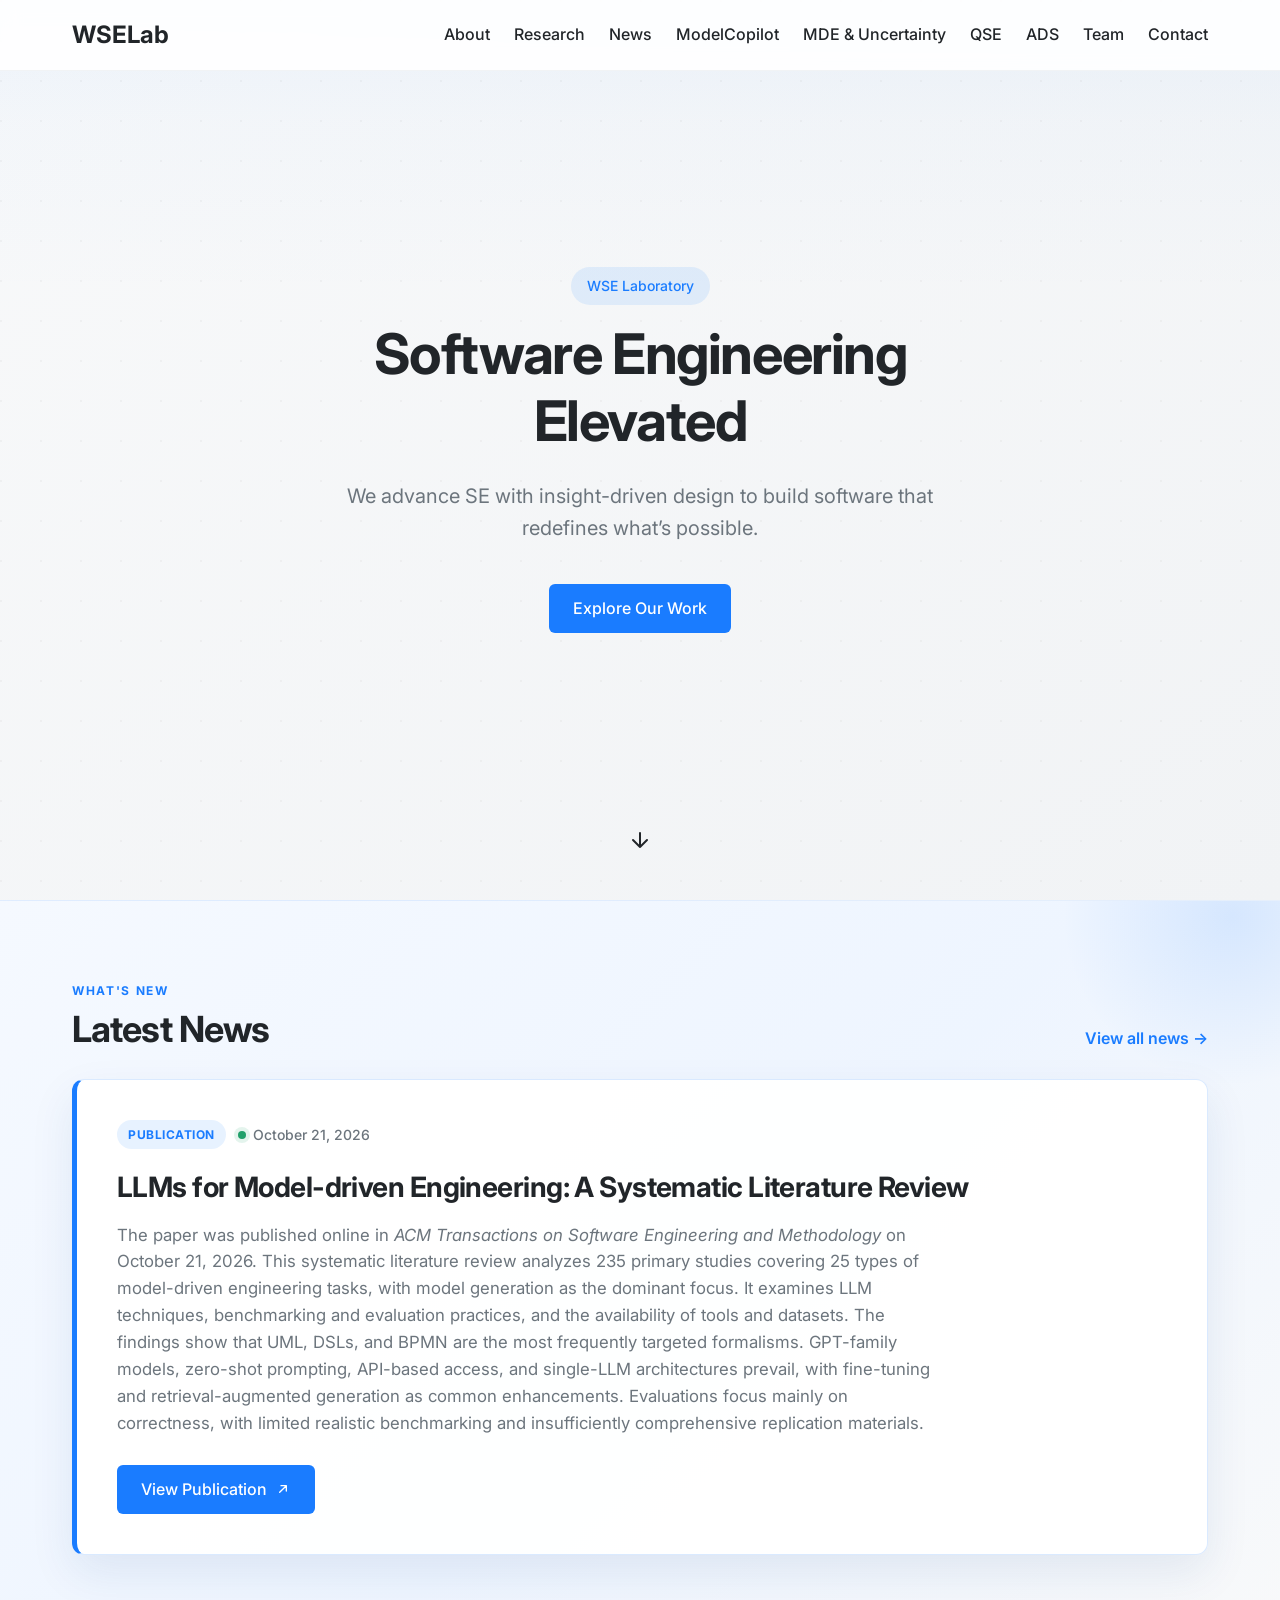
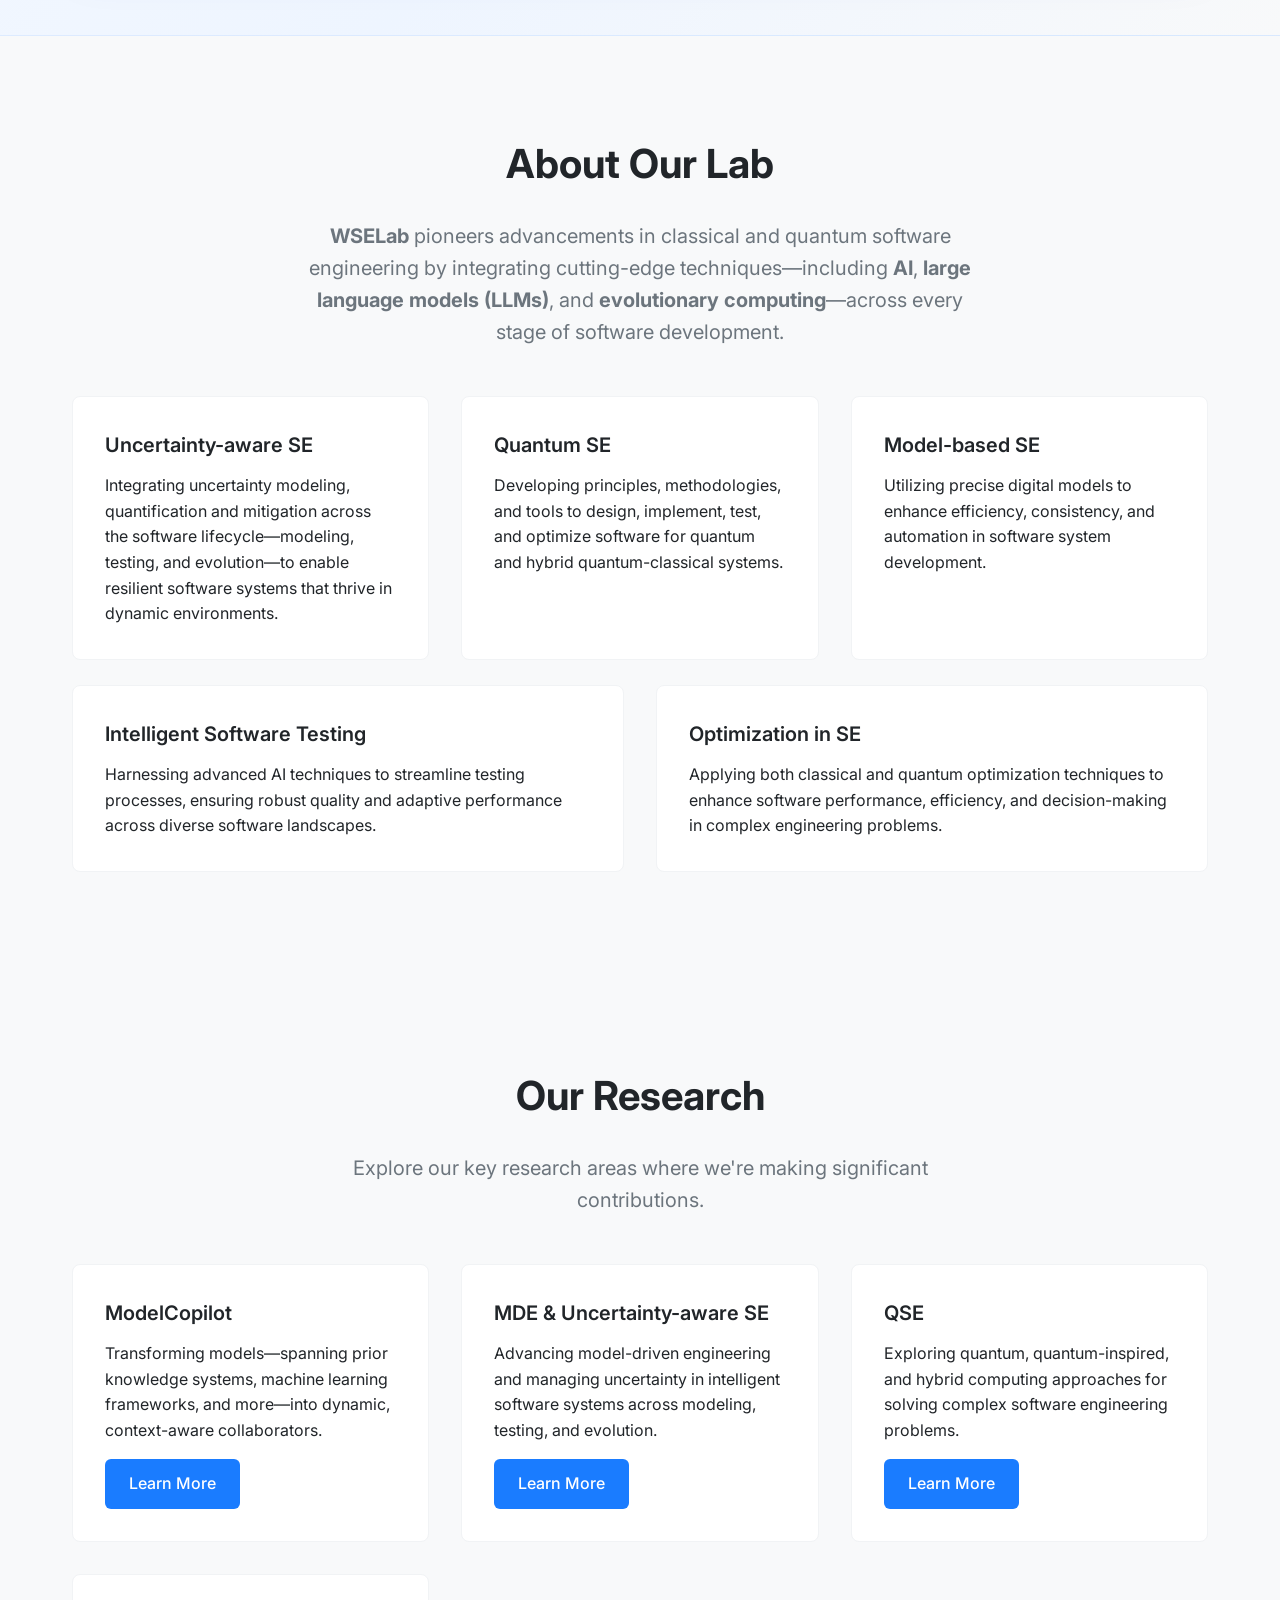
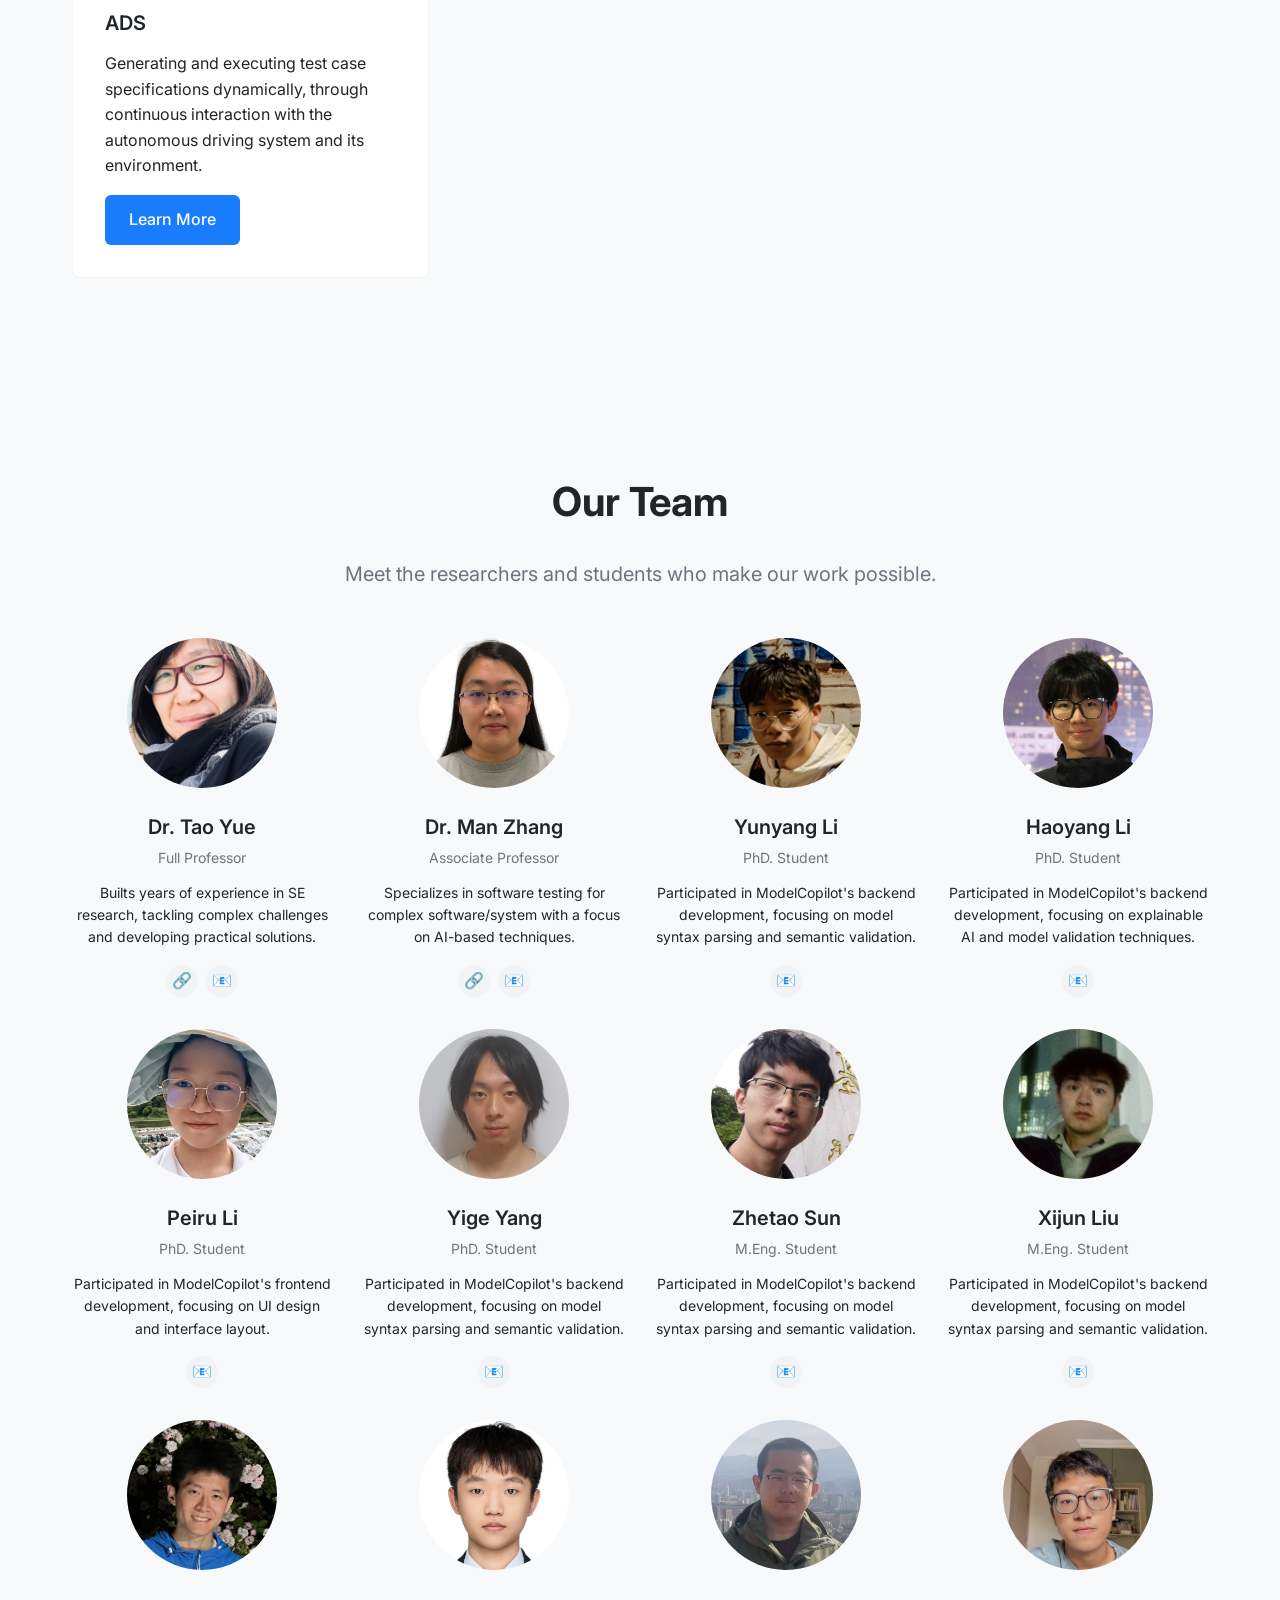
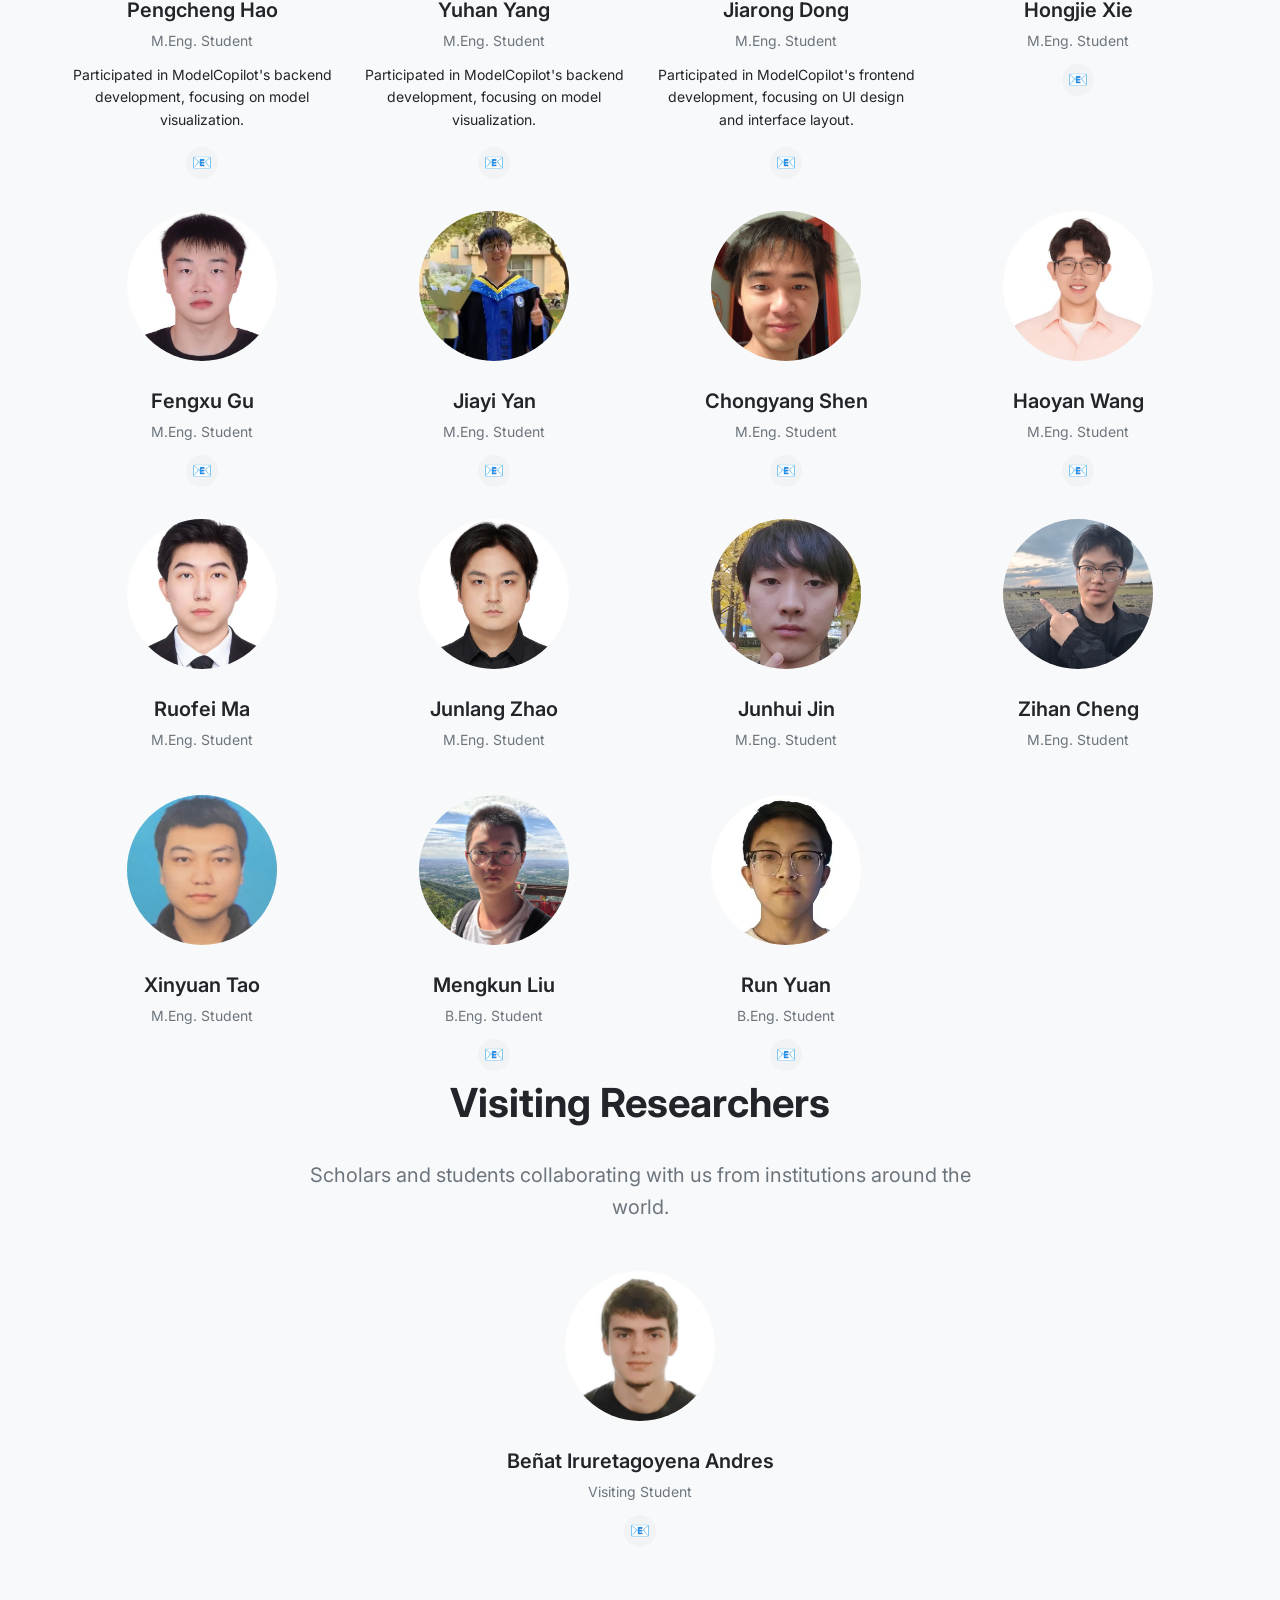
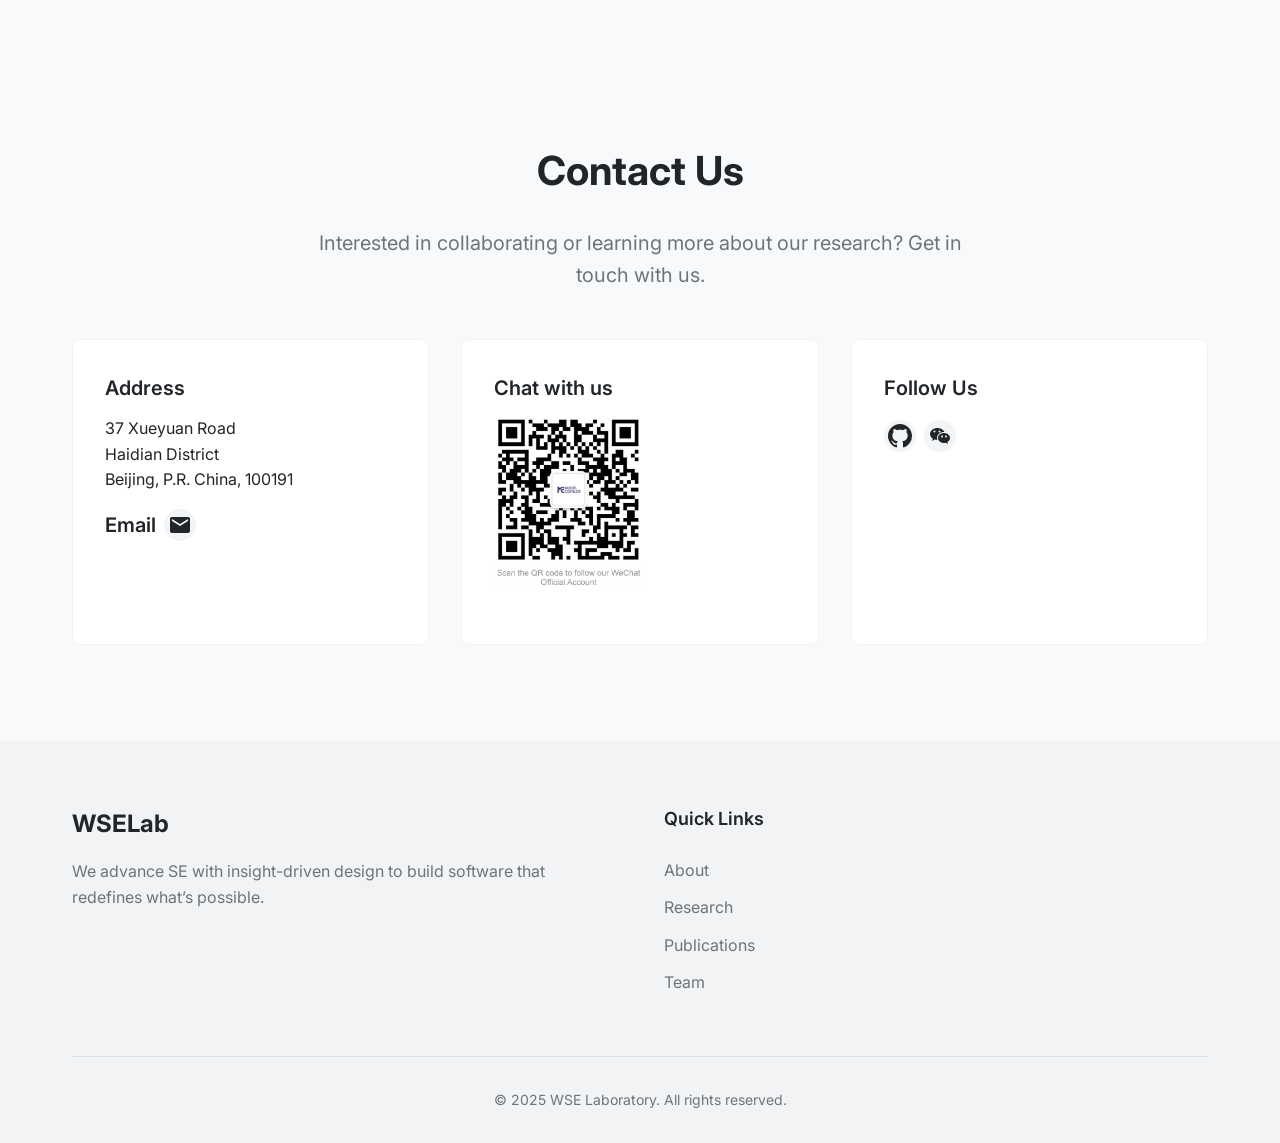
<file: index.html>
<!DOCTYPE html>
<html lang="en">

<head>
  <meta charset="UTF-8" />
  <meta name="viewport" content="width=device-width, initial-scale=1.0" />
  <title>WSE Laboratory</title>
  <meta name="description" content="WSE Laboratory - Software Engineering, Elevated" />
  <meta name="author" content="Man Zhang, and Lovable" />

  <meta property="og:title" content="WSE Laboratory" />
  <meta property="og:description" content="Software Engineering, Elevated" />
  <meta property="og:type" content="website" />
  <!--    <meta property="og:image" content="https://lovable.dev/opengraph-image-p98pqg.png" />-->

  <!--    <meta name="twitter:card" content="summary_large_image" />-->
  <!--    <meta name="twitter:site" content="@lovable_dev" />-->
  <!--    <meta name="twitter:image" content="https://lovable.dev/opengraph-image-p98pqg.png" />-->

  <!-- Font import -->
  <link rel="stylesheet" href="https://fonts.googleapis.com/css2?family=Inter:wght@300;400;500;600;700&display=swap">

  <!-- Custom CSS -->
  <style>
    :root {
      --accent-color: #1a7cff;
      --accent-light: #3d8cfa;
      --neutral-50: #f8f9fa;
      --neutral-100: #f1f3f5;
      --neutral-300: #dee2e6;
      --neutral-800: #343a40;
      --text-color: #212529;
      --text-muted: #6c757d;
    }

    * {
      box-sizing: border-box;
      margin: 0;
      padding: 0;
    }

    html {
      scroll-behavior: smooth;
    }

    body {
      font-family: 'Inter', sans-serif;
      line-height: 1.6;
      color: var(--text-color);
      background-color: var(--neutral-50);
    }

    a {
      color: var(--accent-color);
      text-decoration: none;
    }

    a:hover {
      text-decoration: underline;
    }

    .container {
      width: 100%;
      max-width: 1200px;
      padding: 0 2rem;
      margin: 0 auto;
    }

    .btn {
      display: inline-block;
      padding: 0.75rem 1.5rem;
      font-weight: 500;
      border-radius: 0.375rem;
      cursor: pointer;
      transition: all 0.3s ease;
    }

    .btn-primary {
      background-color: var(--accent-color);
      color: white;
      border: none;
    }

    .btn-primary:hover {
      background-color: var(--accent-light);
      text-decoration: none;
    }

    .btn-secondary {
      background-color: transparent;
      color: var(--text-color);
      border: 1px solid var(--neutral-300);
    }

    .btn-secondary:hover {
      background-color: var(--neutral-100);
      text-decoration: none;
    }

    /* Navbar */
    .navbar {
      position: fixed;
      top: 0;
      left: 0;
      right: 0;
      z-index: 1000;
      padding: 1rem 0;
      background-color: rgba(255, 255, 255, 0.9);
      backdrop-filter: blur(10px);
      -webkit-backdrop-filter: blur(10px);
      border-bottom: 1px solid var(--neutral-100);
      transition: all 0.3s ease;
    }

    .navbar.scrolled {
      padding: 0.5rem 0;
      box-shadow: 0 2px 10px rgba(0, 0, 0, 0.05);
    }

    .navbar-container {
      display: flex;
      justify-content: space-between;
      align-items: center;
    }

    .navbar-logo {
      font-weight: 700;
      font-size: 1.5rem;
      color: var(--text-color);
    }

    .navbar-links {
      display: flex;
      gap: 1.5rem;
    }

    .navbar-link {
      color: var(--text-color);
      font-weight: 500;
    }

    .mobile-menu-btn {
      display: none;
      background: none;
      border: none;
      font-size: 1.5rem;
      cursor: pointer;
    }

    /* Hero Section */
    .hero {
      min-height: 100vh;
      display: flex;
      align-items: center;
      justify-content: center;
      position: relative;
      overflow: hidden;
      padding: 6rem 0;
    }

    .hero-bg {
      position: absolute;
      inset: 0;
      z-index: -3;
      /* changed: put base gradient at bottom */
      background: linear-gradient(to bottom right, var(--neutral-50), var(--neutral-100));
    }

    .hero-pattern {
      position: absolute;
      inset: 0;
      z-index: -2;
      /* changed: pattern above base, below accent */
      background-image: radial-gradient(circle at 1px 1px, rgba(0, 0, 0, 0.05) 1px, transparent 0);
      background-size: 40px 40px;
      opacity: 0.6;
      /* optional: soften pattern */
    }

    .hero-accent {
      position: absolute;
      top: 0;
      left: 0;
      right: 0;
      height: 300px;
      /* reduced height */
      background: linear-gradient(180deg, rgba(26, 124, 255, 0.06), rgba(26, 124, 255, 0.02) 40%, transparent 100%);
      /* smooth fade */
      z-index: -1;
      /* changed: sits on top of pattern */
      pointer-events: none;
    }

    .hero-content {
      text-align: center;
      margin: 0 auto;
      max-width: 800px;
    }

    .hero-badge {
      display: inline-block;
      margin-bottom: 1rem;
      padding: 0.5rem 1rem;
      border-radius: 9999px;
      background-color: rgba(26, 124, 255, 0.1);
      color: var(--accent-color);
      font-size: 0.875rem;
      font-weight: 500;
    }

    .hero-title {
      font-size: 3.5rem;
      font-weight: 700;
      line-height: 1.2;
      margin-bottom: 1.5rem;
      letter-spacing: -0.025em;
    }

    .hero-description {
      font-size: 1.25rem;
      color: var(--text-muted);
      margin-bottom: 2.5rem;
      max-width: 42rem;
      margin-left: auto;
      margin-right: auto;
    }

    .hero-buttons {
      display: flex;
      gap: 1rem;
      justify-content: center;
      flex-wrap: wrap;
    }

    .scroll-indicator {
      position: absolute;
      bottom: 2.5rem;
      left: 50%;
      transform: translateX(-50%);
      animation: bounce 2s infinite;
    }

    @keyframes bounce {

      0%,
      20%,
      50%,
      80%,
      100% {
        transform: translateY(0) translateX(-50%);
      }

      40% {
        transform: translateY(-20px) translateX(-50%);
      }

      60% {
        transform: translateY(-10px) translateX(-50%);
      }
    }

    /* News Section */
    .news-section {
      position: relative;
      padding: 5rem 0;
      overflow: hidden;
      background: linear-gradient(135deg, #f5f9ff 0%, #eef5ff 55%, #f8f9fa 100%);
      border-top: 1px solid rgba(26, 124, 255, 0.08);
      border-bottom: 1px solid rgba(26, 124, 255, 0.1);
    }

    .news-section::after {
      content: '';
      position: absolute;
      width: 22rem;
      height: 22rem;
      right: -8rem;
      top: -10rem;
      border-radius: 50%;
      background: radial-gradient(circle, rgba(26, 124, 255, 0.12), transparent 68%);
      pointer-events: none;
    }

    .news-heading {
      position: relative;
      z-index: 1;
      display: flex;
      align-items: flex-end;
      justify-content: space-between;
      gap: 1.5rem;
      margin-bottom: 1.75rem;
    }

    .news-eyebrow {
      display: block;
      margin-bottom: 0.5rem;
      color: var(--accent-color);
      font-size: 0.75rem;
      font-weight: 700;
      letter-spacing: 0.14em;
      text-transform: uppercase;
    }

    .news-title {
      font-size: 2.25rem;
      line-height: 1.2;
      letter-spacing: -0.025em;
    }

    .news-archive-link {
      flex: 0 0 auto;
      font-weight: 600;
    }

    .news-archive-link:hover {
      text-decoration: none;
    }

    .news-card {
      position: relative;
      z-index: 1;
      padding: 2.5rem;
      overflow: hidden;
      border: 1px solid rgba(26, 124, 255, 0.16);
      border-left: 5px solid var(--accent-color);
      border-radius: 0.75rem;
      background-color: rgba(255, 255, 255, 0.94);
      box-shadow: 0 18px 45px rgba(26, 72, 130, 0.09);
    }

    .news-meta {
      display: flex;
      align-items: center;
      gap: 0.75rem;
      margin-bottom: 1.25rem;
      color: var(--text-muted);
      font-size: 0.875rem;
      font-weight: 500;
    }

    .news-tag {
      padding: 0.3rem 0.7rem;
      border-radius: 9999px;
      background-color: rgba(26, 124, 255, 0.1);
      color: var(--accent-color);
      font-size: 0.75rem;
      font-weight: 700;
      letter-spacing: 0.04em;
      text-transform: uppercase;
    }

    .news-status {
      display: inline-flex;
      align-items: center;
      gap: 0.45rem;
    }

    .news-status::before {
      content: '';
      width: 0.5rem;
      height: 0.5rem;
      border-radius: 50%;
      background-color: #22a06b;
      box-shadow: 0 0 0 4px rgba(34, 160, 107, 0.12);
    }

    .news-card-title {
      max-width: 55rem;
      margin-bottom: 1rem;
      font-size: 1.75rem;
      line-height: 1.3;
      letter-spacing: -0.02em;
    }

    .news-card-title a {
      color: var(--text-color);
    }

    .news-card-title a:hover {
      color: var(--accent-color);
      text-decoration: none;
    }

    .news-card-description {
      max-width: 51rem;
      margin-bottom: 1.75rem;
      color: var(--text-muted);
      font-size: 1.05rem;
    }

    .news-actions {
      display: flex;
      flex-wrap: wrap;
      gap: 0.75rem;
    }

    .news-actions .btn {
      display: inline-flex;
      align-items: center;
      justify-content: center;
      gap: 0.5rem;
    }

    .news-actions svg {
      width: 1rem;
      height: 1rem;
    }

    /* Intro Section */
    .section {
      padding: 6rem 0;
    }

    .section-title {
      font-size: 2.5rem;
      font-weight: 700;
      margin-bottom: 1.5rem;
      text-align: center;
    }

    .section-subtitle {
      font-size: 1.25rem;
      color: var(--text-muted);
      text-align: center;
      max-width: 42rem;
      margin: 0 auto 3rem;
    }

    .features {
      display: grid;
      grid-template-columns: repeat(auto-fit, minmax(300px, 1fr));
      gap: 2rem;
    }

    .feature-card {
      padding: 2rem;
      border-radius: 0.5rem;
      border: 1px solid var(--neutral-100);
      background-color: white;
      transition: all 0.3s ease;
    }

    .feature-card:hover {
      transform: translateY(-5px);
      box-shadow: 0 10px 25px rgba(0, 0, 0, 0.05);
    }

    .feature-icon {
      width: 3rem;
      height: 3rem;
      display: flex;
      align-items: center;
      justify-content: center;
      border-radius: 0.5rem;
      background-color: rgba(26, 124, 255, 0.1);
      color: var(--accent-color);
      margin-bottom: 1.5rem;
    }

    .feature-title {
      font-size: 1.25rem;
      font-weight: 600;
      margin-bottom: 0.75rem;
    }

    /* Publications Section */
    .publications-list {
      display: grid;
      grid-template-columns: repeat(auto-fill, minmax(300px, 1fr));
      gap: 2rem;
    }

    .publication-card {
      padding: 1.5rem;
      border-radius: 0.5rem;
      border: 1px solid var(--neutral-100);
      background-color: white;
      height: 100%;
      display: flex;
      flex-direction: column;
    }

    .publication-title {
      font-size: 1.125rem;
      font-weight: 600;
      margin-bottom: 0.75rem;
    }

    .publication-authors {
      font-size: 0.875rem;
      color: var(--text-muted);
      margin-bottom: 0.5rem;
    }

    .publication-journal {
      font-size: 0.875rem;
      font-style: italic;
      margin-bottom: 0.75rem;
    }

    .publication-abstract {
      font-size: 0.875rem;
      margin-bottom: 1rem;
      flex-grow: 1;
    }

    .publication-link {
      display: inline-flex;
      align-items: center;
      font-size: 0.875rem;
      font-weight: 500;
    }

    /* Team Section */
    .team-members {
      display: grid;
      grid-template-columns: repeat(auto-fill, minmax(250px, 1fr));
      gap: 2rem;
    }

    .team-member {
      text-align: center;
    }

    .team-photo {
      width: 150px;
      height: 150px;
      border-radius: 50%;
      object-fit: cover;
      margin-bottom: 1rem;
    }

    .team-photo-zihan {
      object-position: 78% 20%;
    }

    .team-photo-ruofei {
      object-position: 50% 24%;
    }

    .team-photo-junlang {
      object-position: 50% 10%;
    }

    .team-photo-junhui {
      object-position: 50% 65%;
    }

    .team-photo-xinyuan {
      object-position: 50% 25%;
    }

    .team-name {
      font-size: 1.25rem;
      font-weight: 600;
      margin-bottom: 0.25rem;
    }

    .team-role {
      font-size: 0.875rem;
      color: var(--text-muted);
      margin-bottom: 0.75rem;
    }

    .team-bio {
      font-size: 0.875rem;
      margin-bottom: 1rem;
    }

    .team-socials {
      display: flex;
      justify-content: center;
      gap: 0.5rem;
    }

    .social-link {
      width: 2rem;
      height: 2rem;
      display: flex;
      align-items: center;
      justify-content: center;
      border-radius: 50%;
      background-color: var(--neutral-100);
      color: var(--text-color);
      transition: all 0.3s ease;
    }

    .social-link:hover {
      background-color: var(--accent-color);
      color: white;
    }

    .chat-wechat-qr {
      width: 150px;
      height: 172.1px;
      object-fit: cover;
      /*border-radius:20%;*/
      margin-bottom: 1rem;
    }

    /* 容器样式 */
    .wechat-container {
      position: relative;
      display: inline-block;
    }

    /* 微信图标样式 */
    .wechat-icon {
      width: 2rem;
      height: 2rem;
      display: flex;
      align-items: center;
      justify-content: center;
      border-radius: 50%;
      background-color: var(--neutral-100);
      color: var(--text-color);
      transition: all 0.3s ease;
    }

    /* 二维码图片样式 */
    .wechat-qr-photo {
      width: 150px;
      height: 172.1px;
      object-fit: cover;
      position: absolute;
      top: 50px;
      /* 二维码距离图标的位置 */
      left: 50%;
      transform: translateX(-30%);
      /* 左边距离 */
      display: none;
      /* 默认隐藏 */
      border: 1px solid #ccc;
      /* 可选：添加边框 */
      box-shadow: 0 0 10px rgba(0, 0, 0, 0.1);
      /* 可选：添加阴影 */
    }

    /* 鼠标悬停时显示二维码 */
    .wechat-container:hover .wechat-qr-photo {
      display: block;
    }

    /* Footer */
    .footer {
      background-color: var(--neutral-100);
      padding: 4rem 0 2rem;
    }

    .footer-content {
      display: grid;
      grid-template-columns: repeat(auto-fit, minmax(250px, 1fr));
      gap: 3rem;
      margin-bottom: 3rem;
    }

    .footer-brand {
      display: flex;
      flex-direction: column;
    }

    .footer-logo {
      font-size: 1.5rem;
      font-weight: 700;
      margin-bottom: 1rem;
    }

    .footer-description {
      margin-bottom: 1.5rem;
      color: var(--text-muted);
    }

    .footer-heading {
      font-size: 1.125rem;
      font-weight: 600;
      margin-bottom: 1.5rem;
    }

    .footer-links {
      list-style-type: none;
    }

    .footer-item {
      margin-bottom: 0.75rem;
    }

    .footer-link {
      color: var(--text-muted);
      transition: color 0.3s ease;
    }

    .footer-link:hover {
      color: var(--accent-color);
    }

    .footer-bottom {
      padding-top: 2rem;
      border-top: 1px solid var(--neutral-300);
      text-align: center;
      color: var(--text-muted);
      font-size: 0.875rem;
    }

    /* Responsive */
    @media (max-width: 768px) {
      .hero-title {
        font-size: 2.5rem;
      }

      .hero-description {
        font-size: 1rem;
      }

      .section-title {
        font-size: 2rem;
      }

      .news-section {
        padding: 3.75rem 0;
      }

      .news-title {
        font-size: 2rem;
      }

      .news-heading {
        align-items: flex-start;
        flex-direction: column;
        gap: 0.75rem;
      }

      .news-card {
        padding: 1.75rem;
      }

      .news-card-title {
        font-size: 1.4rem;
      }

      .news-card-description {
        font-size: 1rem;
      }

      .news-actions {
        flex-direction: column;
      }

      .news-actions .btn {
        width: 100%;
      }

      .navbar-links {
        display: none;
      }

      .mobile-menu-btn {
        display: block;
      }

      .navbar-links.active {
        display: flex;
        flex-direction: column;
        position: absolute;
        top: 100%;
        left: 0;
        right: 0;
        background-color: white;
        padding: 1rem;
        box-shadow: 0 10px 15px rgba(0, 0, 0, 0.1);
        border-top: 1px solid var(--neutral-100);
      }
    }

    /* News Banner */
    /*.news-banner {*/
    /*  background-color: rgba(255, 255, 255, 0.9); !* 与 navbar 背景颜色一致 *!*/
    /*  backdrop-filter: blur(10px); !* 与 navbar 模糊效果一致 *!*/
    /*  -webkit-backdrop-filter: blur(10px); !* 兼容 Safari *!*/
    /*  color: var(--accent-color);*/
    /*  padding: 0.75rem 1rem;*/
    /*  text-align: center;*/
    /*  font-weight: 500;*/
    /*  position: fixed; !* 固定在顶部 *!*/
    /*  top: 0; !* 固定在顶部 *!*/
    /*  left: 0;*/
    /*  right: 0;*/
    /*  z-index: 1001; !* 确保在 navbar 之上 *!*/
    /*  border-bottom: 1px solid var(--neutral-100); !* 可选：添加与 navbar 一致的底部边框 *!*/
    /*}*/
    /*.news-banner-content {*/
    /*  max-width: 1200px;*/
    /*  margin: 0 auto;*/
    /*  display: flex;*/
    /*  align-items: center;*/
    /*  justify-content: center;*/
    /*}*/

    /*.news-label {*/
    /*  font-weight: 700;*/
    /*  margin-right: 0.5rem;*/
    /*}*/

    /*.news-banner a {*/
    /*  text-decoration: underline;*/
    /*  margin-left: 0.5rem;*/
    /*}*/

    /*.close-banner {*/
    /*  position: absolute;*/
    /*  right: 1rem;*/
    /*  top: 50%;*/
    /*  transform: translateY(-50%);*/
    /*  background: none;*/
    /*  border: none;*/
    /*  cursor: pointer;*/
    /*  color: var(--accent-color);*/
    /*  font-size: 1.25rem;*/
    /*  display: flex;*/
    /*  align-items: center;*/
    /*  justify-content: center;*/
    /*  padding: 0.25rem;*/
    /*}*/

    /*.close-banner:hover {*/
    /*  opacity: 0.8;*/
    /*}*/

    /*!* Adjust other components for the banner *!*/
    /*body.has-banner .navbar {*/
    /*  top: 45px; !* Height of the banner *!*/
    /*}*/

    /*body.has-banner .hero {*/
    /*  padding-top: calc(6rem + 45px); !* Original padding + banner height *!*/
    /*}*/
  </style>
</head>

<body class="has-banner">
  <!-- News Banner -->
  <!--    <div class="news-banner" id="news-banner">-->
  <!--      <div class="news-banner-content">-->
  <!--        <span class="news-label">🎉 News:</span>-->
  <!--        Our Quantum Machine Learning research has been accepted for publication in Nature!-->
  <!--        <a href="#publications">View Publications</a>-->
  <!--      </div>-->
  <!--      <button class="close-banner" aria-label="Close" id="close-banner">✕</button>-->
  <!--    </div>-->

  <!-- Navbar -->
  <header class="navbar">
    <div class="container navbar-container">
      <a href="#" class="navbar-logo">WSELab</a>
      <nav class="navbar-links">
        <a href="#about" class="navbar-link">About</a>
        <a href="#research" class="navbar-link">Research</a>
        <a href="news.html" class="navbar-link">News</a>
        <a href="model-copilot.html" class="navbar-link">ModelCopilot</a>
        <a href="mde-uncertainty.html" class="navbar-link">MDE &amp; Uncertainty</a>
        <!--          <a href="#publications" class="navbar-link">Publications</a>-->
        <a href="QSE.html" class="navbar-link">QSE</a>
        <a href="ADS.html" class="navbar-link">ADS</a>
        <a href="#team" class="navbar-link">Team</a>
        <a href="#contact" class="navbar-link">Contact</a>
      </nav>
      <button class="mobile-menu-btn">
        ☰
      </button>
    </div>
  </header>

  <!-- Hero Section -->
  <section class="hero" id="hero">
    <div class="hero-bg"></div>
    <div class="hero-pattern"></div>
    <div class="hero-accent"></div>

    <div class="container">
      <div class="hero-content">
        <div class="hero-badge">WSE Laboratory</div>
        <h1 class="hero-title">
          Software Engineering <br> Elevated
        </h1>
        <p class="hero-description">
          We advance SE with insight-driven design to build software that redefines what’s possible.
        </p>
        <div class="hero-buttons">
          <a href="#about" class="btn btn-primary">Explore Our Work</a>
          <!--            <a href="#publications" class="btn btn-secondary">View Publications</a>-->
        </div>
      </div>
    </div>

    <div class="scroll-indicator">
      <svg width="24" height="24" viewBox="0 0 24 24" fill="none" xmlns="http://www.w3.org/2000/svg">
        <path d="M12 5L12 19M12 19L19 12M12 19L5 12" stroke="currentColor" stroke-width="2" stroke-linecap="round"
          stroke-linejoin="round" />
      </svg>
    </div>
  </section>

  <!-- Latest News Section -->
  <section class="news-section" id="news" aria-labelledby="news-title">
    <div class="container">
      <div class="news-heading">
        <div>
          <span class="news-eyebrow">What's New</span>
          <h2 class="news-title" id="news-title">Latest News</h2>
        </div>
        <a href="news.html" class="news-archive-link">View all news →</a>
      </div>

      <article class="news-card">
        <div class="news-meta">
          <span class="news-tag">Publication</span>
          <span class="news-status"><time datetime="2026-10-21">October 21, 2026</time></span>
        </div>
        <h3 class="news-card-title">
          <a href="https://dl.acm.org/doi/10.1145/3859883"
            target="_blank" rel="noopener noreferrer">LLMs for Model-driven Engineering: A Systematic Literature Review</a>
        </h3>
        <p class="news-card-description">
          The paper was published online in <em>ACM Transactions on Software Engineering and Methodology</em> on October 21, 2026. This systematic literature review analyzes 235 primary studies covering 25 types of model-driven engineering tasks, with model generation as the dominant focus. It examines LLM techniques, benchmarking and evaluation practices, and the availability of tools and datasets. The findings show that UML, DSLs, and BPMN are the most frequently targeted formalisms. GPT-family models, zero-shot prompting, API-based access, and single-LLM architectures prevail, with fine-tuning and retrieval-augmented generation as common enhancements. Evaluations focus mainly on correctness, with limited realistic benchmarking and insufficiently comprehensive replication materials.
        </p>
        <div class="news-actions">
          <a href="https://dl.acm.org/doi/10.1145/3859883" class="btn btn-primary" target="_blank" rel="noopener noreferrer">
            View Publication
            <svg viewBox="0 0 24 24" fill="none" aria-hidden="true">
              <path d="M7 17L17 7M9 7h8v8" stroke="currentColor" stroke-width="2" stroke-linecap="round" stroke-linejoin="round" />
            </svg>
          </a>
        </div>
      </article>
    </div>
  </section>

  <!-- About Section -->
  <section class="section" id="about">
    <div class="container">
      <h2 class="section-title">About Our Lab</h2>
      <p class="section-subtitle">
        <b>WSELab</b> pioneers advancements in classical and quantum software engineering by integrating cutting-edge
        techniques—including <b>AI</b>,
        <b>large language models (LLMs)</b>, and <b>evolutionary computing</b>—across every stage of software
        development.
        <!--          From requirements analysis and system modeling to rigorous testing and continuous evolution,-->
        <!--          while leveraging methodologies, standards and tools from empirical, uncertainty-aware, and search-based software engineering.-->
      </p>

      <div class="features">
        <div class="feature-card">
          <!--            <div class="feature-icon">UASE</div>-->
          <h3 class="feature-title">Uncertainty-aware SE</h3>
          <p>Integrating uncertainty modeling, quantification and mitigation across the software lifecycle—modeling,
            testing, and evolution—to enable resilient software systems that thrive in dynamic environments.</p>
        </div>

        <div class="feature-card">
          <!--            <div class="feature-icon">Q-SE</div>-->
          <h3 class="feature-title">Quantum SE</h3>
          <p>Developing principles, methodologies, and tools to design, implement, test, and optimize software for
            quantum and hybrid quantum-classical systems.</p>
        </div>

        <div class="feature-card">
          <!--            <div class="feature-icon">MBSE</div>-->
          <h3 class="feature-title">Model-based SE</h3>
          <p>Utilizing precise digital models to enhance efficiency, consistency, and automation in software system
            development.</p>
        </div>
      </div>
      <br>
      <div class="features">
        <div class="feature-card">
          <!--            <div class="feature-icon">U-SE</div>-->
          <h3 class="feature-title">Intelligent Software Testing</h3>
          <p>Harnessing advanced AI techniques to streamline testing processes, ensuring robust quality and adaptive
            performance across diverse software landscapes.</p>
        </div>

        <div class="feature-card">
          <!--            <div class="feature-icon">U-SE</div>-->
          <h3 class="feature-title">Optimization in SE</h3>
          <p>Applying both classical and quantum optimization techniques to enhance software performance, efficiency,
            and decision-making in complex engineering problems.</p>
        </div>
      </div>
    </div>
  </section>

  <!-- Research Section -->
  <section class="section" id="research">
    <div class="container">
      <h2 class="section-title">Our Research</h2>
      <p class="section-subtitle">
        Explore our key research areas where we're making significant contributions.
      </p>

      <div class="features">
        <div class="feature-card">
          <h3 class="feature-title">ModelCopilot</h3>
          <p>Transforming models—spanning prior knowledge systems, machine learning frameworks, and more—into dynamic,
            context-aware collaborators.</p>
          <a href="model-copilot.html" class="btn btn-primary" style="margin-top: 1rem;">Learn More</a>
        </div>

        <div class="feature-card">
          <h3 class="feature-title">MDE &amp; Uncertainty-aware SE</h3>
          <p>Advancing model-driven engineering and managing uncertainty in intelligent software systems across
            modeling, testing, and evolution.</p>
          <a href="mde-uncertainty.html" class="btn btn-primary" style="margin-top: 1rem;">Learn More</a>
        </div>
	<div class="feature-card">
          <h3 class="feature-title">QSE</h3>
          <p>Exploring quantum, quantum-inspired, and hybrid computing approaches for solving complex software engineering problems.</p>
          <a href="QSE.html" class="btn btn-primary" style="margin-top: 1rem;">Learn More</a>
        </div>
        <div class="feature-card">
          <h3 class="feature-title">ADS</h3>
          <p>Generating and executing test case specifications dynamically, through continuous interaction with the
            autonomous driving system and its environment.</p>
          <a href="ADS.html" class="btn btn-primary" style="margin-top: 1rem;">Learn More</a>
        </div>
        <!--          -->
        <!--          <div class="feature-card">-->
        <!--            <h3 class="feature-title">AI for Scientific Discovery</h3>-->
        <!--            <p>Creating specialized AI systems that can help scientists formulate hypotheses and accelerate the discovery process.</p>-->
        <!--          </div>-->
      </div>
    </div>
  </section>

  <!-- Publications Section -->
  <!--    <section class="section" id="publications">-->
  <!--      <div class="container">-->
  <!--        <h2 class="section-title">Publications</h2>-->
  <!--        <p class="section-subtitle">-->
  <!--          Recent peer-reviewed publications from our laboratory.-->
  <!--        </p>-->
  <!--        -->
  <!--        <div class="publications-list">-->
  <!--          <div class="publication-card">-->
  <!--            <h3 class="publication-title">Quantum Neural Networks for Materials Property Prediction</h3>-->
  <!--            <p class="publication-authors">Smith J., Johnson A., Lee S.</p>-->
  <!--            <p class="publication-journal">Nature Quantum Information, 2023</p>-->
  <!--            <p class="publication-abstract">We present a novel quantum neural network architecture that significantly improves the accuracy of materials property predictions compared to classical approaches.</p>-->
  <!--            <a href="#" class="publication-link">Read Paper →</a>-->
  <!--          </div>-->
  <!--          -->
  <!--          <div class="publication-card">-->
  <!--            <h3 class="publication-title">Accelerating Drug Discovery with Graph Neural Networks</h3>-->
  <!--            <p class="publication-authors">Williams R., Garcia M., Chen T.</p>-->
  <!--            <p class="publication-journal">Journal of Chemical Information and Modeling, 2022</p>-->
  <!--            <p class="publication-abstract">A new approach to molecular representation learning that improves prediction of drug-like properties and binding affinities.</p>-->
  <!--            <a href="#" class="publication-link">Read Paper →</a>-->
  <!--          </div>-->
  <!--          -->
  <!--          <div class="publication-card">-->
  <!--            <h3 class="publication-title">Self-Supervised Learning for Scientific Data Analysis</h3>-->
  <!--            <p class="publication-authors">Taylor K., Kumar P., Zhang L.</p>-->
  <!--            <p class="publication-journal">Science Advances, 2023</p>-->
  <!--            <p class="publication-abstract">We demonstrate how self-supervised learning can extract meaningful representations from unlabeled scientific datasets across multiple domains.</p>-->
  <!--            <a href="#" class="publication-link">Read Paper →</a>-->
  <!--          </div>-->
  <!--        </div>-->
  <!--      </div>-->
  <!--    </section>-->

  <!-- Team Section -->
  <section class="section" id="team">
    <div class="container">
      <h2 class="section-title">Our Team</h2>
      <p class="section-subtitle">
        Meet the researchers and students who make our work possible.
      </p>

      <div class="team-members">
        <div class="team-member">
          <img src="imgs/teachers/TaoYue.jpeg" alt="Dr. Tao Yue" class="team-photo">
          <h3 class="team-name">Dr. Tao Yue</h3>
          <p class="team-role">Full Professor</p>
          <!--            <p class="team-bio">Quantum computing expert with over 15 years of experience in developing algorithms for scientific applications.</p>-->
          <p class="team-bio">Builts years of experience in SE research, tackling complex challenges and developing
            practical solutions.</p>
          <div class="team-socials">
            <a href="https://yue-tao.github.io/" class="social-link">🔗</a>
            <a href="mailto:yuetao@buaa.edu.cn,taoyue@gmail.com" class="social-link">📧</a>
          </div>
        </div>

        <div class="team-member">
          <img src="imgs/teachers/man.png" alt="Dr. Man Zhang" class="team-photo">
          <h3 class="team-name">Dr. Man Zhang</h3>
          <p class="team-role">Associate Professor</p>
          <p class="team-bio">Specializes in software testing for complex software/system with a focus on AI-based
            techniques.</p>
          <div class="team-socials">
            <a href="https://man-zhang.github.io/" class="social-link">🔗</a>
            <a href="mailto:manzhang@buaa.edu.cn,man.mzhang@gmail.com" class="social-link">📧</a>
          </div>
        </div>

        <div class="team-member">
          <img src="imgs/students/yunyang_li.jpg" alt="Yunyang Li" class="team-photo">
          <h3 class="team-name">Yunyang Li</h3>
          <p class="team-role">PhD. Student</p>
          <p class="team-bio">Participated in ModelCopilot's backend development, focusing on model syntax parsing and
            semantic validation.</p>
          <div class="team-socials">
            <!-- <a href="https://man-zhang.github.io/" class="social-link">🔗</a> -->
            <a href="mailto:liyunyang@buaa.edu.cn" class="social-link">📧</a>
          </div>
        </div>

        <div class="team-member">
          <img src="imgs/students/haoyang_li.jpg" alt="Haoyang Li" class="team-photo">
          <h3 class="team-name">Haoyang Li</h3>
          <p class="team-role">PhD. Student</p>
          <p class="team-bio">Participated in ModelCopilot's backend development, focusing on explainable AI and model validation techniques.</p>
          <div class="team-socials">
            <!-- <a href="https://man-zhang.github.io/" class="social-link">🔗</a> -->
            <a href="mailto:haoyanglee@buaa.edu.cn" class="social-link">📧</a>
          </div>
        </div>

        <div class="team-member">
          <img src="imgs/students/peiru_li.jpg" alt="Peiru Li" class="team-photo">
          <h3 class="team-name">Peiru Li</h3>
          <p class="team-role">PhD. Student</p>
          <p class="team-bio">Participated in ModelCopilot's frontend development, focusing on UI design and interface
            layout.</p>
          <div class="team-socials">
            <!-- <a href="https://man-zhang.github.io/" class="social-link">🔗</a> -->
            <a href="mailto:zy2406216@buaa.edu.cn" class="social-link">📧</a>
          </div>
        </div>

        <div class="team-member">
          <img src="imgs/students/yige_yang.jpg" alt="Yige Yang" class="team-photo">
          <h3 class="team-name">Yige Yang</h3>
          <p class="team-role">PhD. Student</p>
          <p class="team-bio">Participated in ModelCopilot's backend development, focusing on model syntax parsing and
            semantic validation.</p>
          <div class="team-socials">
            <!-- <a href="https://man-zhang.github.io/" class="social-link">🔗</a> -->
            <a href="mailto:yangyige@buaa.edu.cn" class="social-link">📧</a>
          </div>
        </div>

        <div class="team-member">
          <img src="imgs/students/zhetao_sun.png" alt="Zhetao Sun" class="team-photo">
          <h3 class="team-name">Zhetao Sun</h3>
          <p class="team-role">M.Eng. Student</p>
          <p class="team-bio">Participated in ModelCopilot's backend development, focusing on model syntax parsing and
            semantic validation.</p>
          <div class="team-socials">
            <!-- <a href="https://man-zhang.github.io/" class="social-link">🔗</a> -->
            <a href="mailto:1064109042@qq.com" class="social-link">📧</a>
          </div>
        </div>

        <div class="team-member">
          <img src="imgs/students/xijun_liu.jpg" alt="Xijun Liu" class="team-photo">
          <h3 class="team-name">Xijun Liu</h3>
          <p class="team-role">M.Eng. Student</p>
          <p class="team-bio">Participated in ModelCopilot's backend development, focusing on model syntax parsing and
            semantic validation.</p>
          <div class="team-socials">
            <!-- <a href="https://man-zhang.github.io/" class="social-link">🔗</a> -->
            <a href="mailto:lxj810607510@gmail.com" class="social-link">📧</a>
          </div>
        </div>

        <div class="team-member">
          <img src="imgs/students/pengcheng_hao.jpg" alt="Pengcheng Hao" class="team-photo">
          <h3 class="team-name">Pengcheng Hao</h3>
          <p class="team-role">M.Eng. Student</p>
          <p class="team-bio">Participated in ModelCopilot's backend development, focusing on model visualization.</p>
          <div class="team-socials">
            <!-- <a href="https://man-zhang.github.io/" class="social-link">🔗</a> -->
            <a href="mailto:20373487@buaa.edu.cn" class="social-link">📧</a>
          </div>
        </div>

        <div class="team-member">
          <img src="imgs/students/yuhan_yang.jpg" alt="Yuhan Yang" class="team-photo">
          <h3 class="team-name">Yuhan Yang</h3>
          <p class="team-role">M.Eng. Student</p>
          <p class="team-bio">Participated in ModelCopilot's backend development, focusing on model visualization.</p>
          <div class="team-socials">
            <!-- <a href="https://man-zhang.github.io/" class="social-link">🔗</a> -->
            <a href="mailto:yyuhan730@gmail.com" class="social-link">📧</a>
          </div>
        </div>

        <div class="team-member">
          <img src="imgs/students/jiarong_dong.jpg" alt="Jiarong Dong" class="team-photo">
          <h3 class="team-name">Jiarong Dong</h3>
          <p class="team-role">M.Eng. Student</p>
          <p class="team-bio">Participated in ModelCopilot's frontend development, focusing on UI design and interface
            layout.</p>
          <div class="team-socials">
            <!-- <a href="https://man-zhang.github.io/" class="social-link">🔗</a> -->
            <a href="mailto:1371299801@qq.com" class="social-link">📧</a>
          </div>
        </div>

        <div class="team-member">
          <img src="imgs/students/hongjie_xie.jpg" alt="Hongjie Xie" class="team-photo">
          <h3 class="team-name">Hongjie Xie</h3>
          <p class="team-role">M.Eng. Student</p>
          <div class="team-socials">
            <a href="mailto:okmyxie@qq.com" class="social-link">📧</a>
          </div>
        </div>

        <div class="team-member">
          <img src="imgs/students/fengxu_gu.jpg" alt="Fengxu Gu" class="team-photo">
          <h3 class="team-name">Fengxu Gu</h3>
          <p class="team-role">M.Eng. Student</p>
          <div class="team-socials">
            <a href="mailto:435679474@qq.com" class="social-link">📧</a>
          </div>
        </div>

        <div class="team-member">
          <img src="imgs/students/jiayi_yan.jpg" alt="Jiayi Yan" class="team-photo">
          <h3 class="team-name">Jiayi Yan</h3>
          <p class="team-role">M.Eng. Student</p>
          <div class="team-socials">
            <a href="mailto:2759639839@qq.com" class="social-link">📧</a>
          </div>
        </div>

        <div class="team-member">
          <img src="imgs/students/chongyang_shen.jpg" alt="Chongyang Shen" class="team-photo">
          <h3 class="team-name">Chongyang Shen</h3>
          <p class="team-role">M.Eng. Student</p>
          <div class="team-socials">
            <a href="mailto:chongyang.shen.cn@gmail.com" class="social-link">📧</a>
          </div>
        </div>

        <div class="team-member">
          <img src="imgs/students/haoyan_wang.jpg" alt="Haoyan Wang" class="team-photo">
          <h3 class="team-name">Haoyan Wang</h3>
          <p class="team-role">M.Eng. Student</p>
          <div class="team-socials">
            <a href="mailto:21373224@buaa.edu.cn" class="social-link">📧</a>
          </div>
        </div>

        <div class="team-member">
          <img src="imgs/students/ruofei_ma.jpg" alt="Ruofei Ma" class="team-photo team-photo-ruofei">
          <h3 class="team-name">Ruofei Ma</h3>
          <p class="team-role">M.Eng. Student</p>
        </div>

        <div class="team-member">
          <img src="imgs/students/junlang_zhao.jpg" alt="Junlang Zhao" class="team-photo team-photo-junlang">
          <h3 class="team-name">Junlang Zhao</h3>
          <p class="team-role">M.Eng. Student</p>
        </div>

        <div class="team-member">
          <img src="imgs/students/junhui_jin.jpg" alt="Junhui Jin" class="team-photo team-photo-junhui">
          <h3 class="team-name">Junhui Jin</h3>
          <p class="team-role">M.Eng. Student</p>
        </div>

        <div class="team-member">
          <img src="imgs/students/zihan_cheng.jpg" alt="Zihan Cheng" class="team-photo team-photo-zihan">
          <h3 class="team-name">Zihan Cheng</h3>
          <p class="team-role">M.Eng. Student</p>
        </div>

        <div class="team-member">
          <img src="imgs/students/xinyuan_tao.jpg" alt="Xinyuan Tao" class="team-photo team-photo-xinyuan">
          <h3 class="team-name">Xinyuan Tao</h3>
          <p class="team-role">M.Eng. Student</p>
        </div>

        <div class="team-member">
          <img src="imgs/students/mengkun_liu.jpg" alt="Mengkun Liu" class="team-photo">
          <h3 class="team-name">Mengkun Liu</h3>
          <p class="team-role">B.Eng. Student</p>
          <!-- <p class="team-bio">Specializes in software testing for complex software/system with a focus on AI-based techniques.</p> -->
          <div class="team-socials">
            <!-- <a href="https://man-zhang.github.io/" class="social-link">🔗</a> -->
            <a href="mailto:liumengkun@buaa.edu.cn" class="social-link">📧</a>
          </div>
        </div>

        <div class="team-member">
          <img src="imgs/students/run_yuan.jpg" alt="Run Yuan" class="team-photo">
          <h3 class="team-name">Run Yuan</h3>
          <p class="team-role">B.Eng. Student</p>
          <!-- <p class="team-bio">Specializes in software testing for complex software/system with a focus on AI-based techniques.</p> -->
          <div class="team-socials">
            <!-- <a href="https://man-zhang.github.io/" class="social-link">🔗</a> -->
            <a href="mailto:25234512@buaa.edu.cn" class="social-link">📧</a>
          </div>
        </div>

        <!-- <div class="team-member">-->
        <!--            <img src="https://i.pravatar.cc/300?img=5" alt="Dr. Sarah Chen" class="team-photo">-->
        <!--            <h3 class="team-name">Dr. Sarah Chen</h3>-->
        <!--            <p class="team-role">Research Scientist</p>-->
        <!--            <p class="team-bio">Works on developing AI systems for accelerating drug discovery and protein engineering.</p>-->
        <!--            <div class="team-socials">-->
        <!--              <a href="#" class="social-link">🔗</a>-->
        <!--              <a href="#" class="social-link">📧</a>-->
        <!--            </div>-->
        <!--          </div> -->
        <!--          -->
        <!--          <div class="team-member">-->
        <!--            <img src="https://i.pravatar.cc/300?img=7" alt="Dr. Robert Taylor" class="team-photo">-->
        <!--            <h3 class="team-name">Dr. Robert Taylor</h3>-->
        <!--            <p class="team-role">Postdoctoral Researcher</p>-->
        <!--            <p class="team-bio">Researching quantum algorithms for solving complex optimization problems in science.</p>-->
        <!--            <div class="team-socials">-->
        <!--              <a href="#" class="social-link">🔗</a>-->
        <!--              <a href="#" class="social-link">📧</a>-->
        <!--            </div>-->
        <!--          </div>-->
      </div>
    </div>
    <div class="container">
      <h2 class="section-title">Visiting Researchers</h2>
      <p class="section-subtitle">
        Scholars and students collaborating with us from institutions around the world.
      </p>
        <div class="team-member">
          <img src="imgs/students/benat.jpg" alt="Benat" class="team-photo">
          <h3 class="team-name">Beñat Iruretagoyena Andres</h3>
          <p class="team-role">Visiting Student</p>
          <!-- <p class="team-bio">Specializes in software testing for complex software/system with a focus on AI-based techniques.</p> -->
          <div class="team-socials">
            <!-- <a href="https://man-zhang.github.io/" class="social-link">🔗</a> -->
            <a href="mailto:benat.iruretagoyena@alumni.mondragon.edu" class="social-link">📧</a>
          </div>
        </div>
    </div>
  </section>

  <!-- Contact Section -->
  <section class="section" id="contact">
    <div class="container">
      <h2 class="section-title">Contact Us</h2>
      <p class="section-subtitle">
        Interested in collaborating or learning more about our research? Get in touch with us.
      </p>

      <div class="features">
        <!--          <div class="feature-card">-->
        <!--            <h3 class="feature-title">Email</h3>-->
        <!--            <p>yuetao@buaa.edu.cn</p>-->
        <!--            <p>manzhang@buaa.edu.cn</p>-->
        <!--          </div>-->

        <div class="feature-card">
          <h3 class="feature-title">Address</h3>
          <p>37 Xueyuan Road<br>Haidian District<br>Beijing, P.R. China, 100191</p>


          <div class="team-socials" style="justify-content: flex-start; margin-top: 1rem;">
            <h3 class="feature-title">Email</h3>
            <a href="mailto:yuetao@buaa.edu.cn,manzhang@buaa.edu.cn" class="social-link">
              <svg xmlns="http://www.w3.org/2000/svg" viewBox="0 0 24 24" width="24" height="24" fill="currentColor">
                <path
                  d="M20 4H4c-1.1 0-1.99.9-1.99 2L2 18c0 1.1.9 2 2 2h16c1.1 0 2-.9 2-2V6c0-1.1-.9-2-2-2zm0 4l-8 5-8-5V6l8 5 8-5v2z" />
              </svg>
            </a>
          </div>
        </div>

        <div class="feature-card">
          <h3 class="feature-title">Chat with us</h3>

          <img src="imgs/wechat_qr_en.png" class="chat-wechat-qr" alt="WeChat QR Code">
        </div>

        <div class="feature-card">
          <h3 class="feature-title">Follow Us</h3>
          <div class="team-socials" style="justify-content: flex-start; margin-top: 1rem;">
            <a href="https://github.com/WSE-Lab" class="social-link">
              <svg xmlns="http://www.w3.org/2000/svg" viewBox="0 0 16 16" width="24" height="24" fill="currentColor">
                <path
                  d="M8 0C3.58 0 0 3.58 0 8c0 3.54 2.29 6.53 5.47 7.59.4.07.55-.17.55-.38 0-.19-.01-.82-.01-1.49-2.01.37-2.53-.49-2.69-.94-.09-.23-.48-.94-.82-1.13-.28-.15-.68-.52-.01-.53.63-.01 1.08.58 1.23.82.72 1.21 1.87.87 2.33.66.07-.52.28-.87.51-1.07-1.78-.2-3.64-.89-3.64-3.95 0-.87.31-1.59.82-2.15-.08-.2-.36-1.02.08-2.12 0 0 .67-.21 2.2.82.64-.18 1.32-.27 2-.27.68 0 1.36.09 2 .27 1.53-1.04 2.2-.82 2.2-.82.44 1.1.16 1.92.08 2.12.51.56.82 1.27.82 2.15 0 3.07-1.87 3.75-3.65 3.95.29.25.54.73.54 1.48 0 1.07-.01 1.93-.01 2.2 0 .21.15.46.55.38A8.013 8.013 0 0016 8c0-4.42-3.58-8-8-8z">
                </path>
              </svg>
            </a>
            <div class="wechat-container">
              <img src="imgs/wechat_qr_en.png" alt="WeChat QR Code" class="wechat-qr-photo">
              <a href="#" class="wechat-icon">
                <svg xmlns="http://www.w3.org/2000/svg" viewBox="0 0 24 24" width="24" height="24" fill="#09b83e">
                  <path fill="currentColor"
                    d="M9.5 4C5.36 4 2 6.69 2 10c0 1.89 1.08 3.56 2.78 4.66L4 17l2.5-1.5c.89.31 1.87.5 2.91.5A5.22 5.22 0 0 1 9 14c0-3.31 3.13-6 7-6c.19 0 .38 0 .56.03C15.54 5.69 12.78 4 9.5 4m-3 2.5a1 1 0 0 1 1 1a1 1 0 0 1-1 1a1 1 0 0 1-1-1a1 1 0 0 1 1-1m5 0a1 1 0 0 1 1 1a1 1 0 0 1-1 1a1 1 0 0 1-1-1a1 1 0 0 1 1-1M16 9c-3.31 0-6 2.24-6 5s2.69 5 6 5c.67 0 1.31-.08 1.91-.25L20 20l-.62-1.87C20.95 17.22 22 15.71 22 14c0-2.76-2.69-5-6-5m-2 2.5a1 1 0 0 1 1 1a1 1 0 0 1-1 1a1 1 0 0 1-1-1a1 1 0 0 1 1-1m4 0a1 1 0 0 1 1 1a1 1 0 0 1-1 1a1 1 0 0 1-1-1a1 1 0 0 1 1-1">
                  </path>
                </svg>
              </a>
            </div>
            <!--              <a href="#" class="social-link">🐦</a>-->
            <!--              <a href="#" class="social-link">📱</a>-->
            <!--              <a href="#" class="social-link">📷</a>-->
            <!--              <a href="#" class="social-link">👨‍💼</a>-->

          </div>
        </div>
      </div>
    </div>
  </section>

  <!-- Footer -->
  <footer class="footer">
    <div class="container">
      <div class="footer-content">
        <div class="footer-brand">
          <div class="footer-logo">WSELab</div>
          <p class="footer-description">
            We advance SE with insight-driven design to build software that redefines what’s possible.
          </p>
        </div>

        <div>
          <h3 class="footer-heading">Quick Links</h3>
          <ul class="footer-links">
            <li class="footer-item"><a href="#about" class="footer-link">About</a></li>
            <li class="footer-item"><a href="#research" class="footer-link">Research</a></li>
            <li class="footer-item"><a href="#publications" class="footer-link">Publications</a></li>
            <li class="footer-item"><a href="#team" class="footer-link">Team</a></li>
          </ul>
        </div>

        <!--          TODO-->
        <!--          <div>-->
        <!--            <h3 class="footer-heading">Resources</h3>-->
        <!--            <ul class="footer-links">-->
        <!--              <li class="footer-item"><a href="#" class="footer-link">Open Source Projects</a></li>-->
        <!--              <li class="footer-item"><a href="#" class="footer-link">Datasets</a></li>-->
        <!--              <li class="footer-item"><a href="#" class="footer-link">API Documentation</a></li>-->
        <!--              <li class="footer-item"><a href="#" class="footer-link">Research Blog</a></li>-->
        <!--            </ul>-->
        <!--          </div>-->
      </div>

      <div class="footer-bottom">
        <p>&copy; 2025 WSE Laboratory. All rights reserved.</p>
      </div>
    </div>
  </footer>

  <!-- Simple JavaScript -->
  <script>
    // Navbar scroll effect
    const navbar = document.querySelector('.navbar');
    window.addEventListener('scroll', () => {
      if (window.scrollY > 50) {
        navbar.classList.add('scrolled');
      } else {
        navbar.classList.remove('scrolled');
      }
    });

    // Mobile menu toggle
    const mobileMenuBtn = document.querySelector('.mobile-menu-btn');
    const navbarLinks = document.querySelector('.navbar-links');

    mobileMenuBtn.addEventListener('click', () => {
      navbarLinks.classList.toggle('active');
    });

    // Close mobile menu when clicking on a link
    const navLinks = document.querySelectorAll('.navbar-link');
    navLinks.forEach(link => {
      link.addEventListener('click', () => {
        navbarLinks.classList.remove('active');
      });
    });

    // Smooth scrolling for anchor links
    document.querySelectorAll('a[href^="#"]').forEach(anchor => {
      anchor.addEventListener('click', function (e) {
        e.preventDefault();

        const targetId = this.getAttribute('href');
        if (targetId === "#") return;

        const targetElement = document.querySelector(targetId);
        if (targetElement) {
          window.scrollTo({
            top: targetElement.offsetTop - 70,
            behavior: 'smooth'
          });
        }
      });
    });

    // Simple animation when elements come into view
    const animateOnScroll = () => {
      const elements = document.querySelectorAll('.feature-card, .publication-card, .team-member');

      elements.forEach(element => {
        const elementTop = element.getBoundingClientRect().top;
        const elementVisible = 150;

        if (elementTop < window.innerHeight - elementVisible) {
          element.style.opacity = "1";
          element.style.transform = "translateY(0)";
        }
      });
    };

    // Set initial styles for animation
    document.querySelectorAll('.feature-card, .publication-card, .team-member').forEach(element => {
      element.style.opacity = "0";
      element.style.transform = "translateY(20px)";
      element.style.transition = "opacity 0.6s ease, transform 0.6s ease";
    });

    // Run animations on load and scroll
    window.addEventListener('load', animateOnScroll);
    window.addEventListener('scroll', animateOnScroll);

    // // Banner handling
    // Optional: Add JavaScript to handle closing the banner
    // document.querySelector('.close-banner').addEventListener('click', function() {
    //   document.querySelector('.news-banner').style.display = 'none';
    //   document.body.classList.remove('has-banner');
    //   document.querySelector('.navbar').style.top = '0'; // 关闭 banner 后，navbar 回到顶部
    //   document.querySelector('.hero').style.paddingTop = '6rem'; // 关闭 banner 后，hero 的 padding 恢复
    // });
    const closeBtn = document.querySelector('.close-banner');
    if (closeBtn) {
      closeBtn.addEventListener('click', function () {
        const banner = document.querySelector('.news-banner');
        if (banner) banner.style.display = 'none';
        document.body.classList.remove('has-banner');
        const navbarEl = document.querySelector('.navbar');
        if (navbarEl) navbarEl.style.top = '0'; // 关闭 banner 后，navbar 回到顶部
        const heroEl = document.querySelector('.hero');
        if (heroEl) heroEl.style.paddingTop = '6rem'; // 关闭 banner 后，hero 的 padding 恢复
      });
    }
  </script>
</body>

</html>
</file>
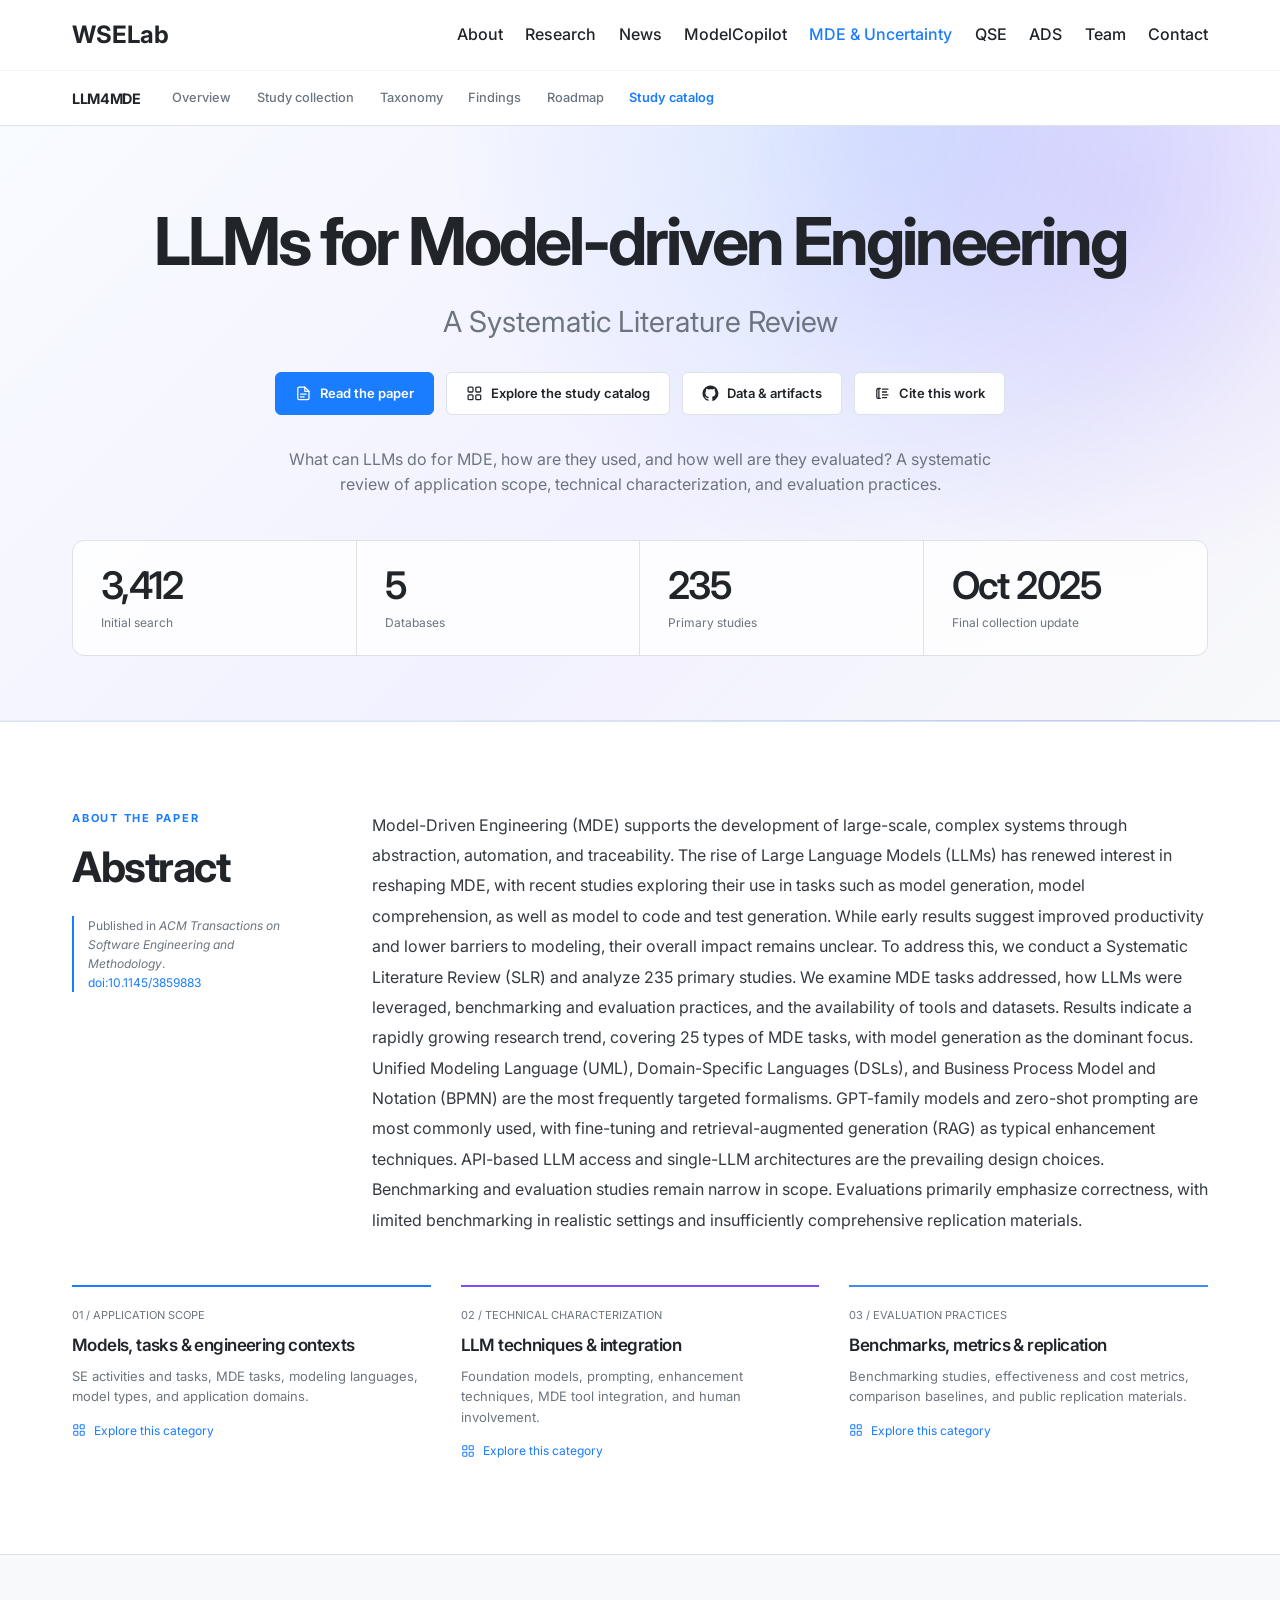
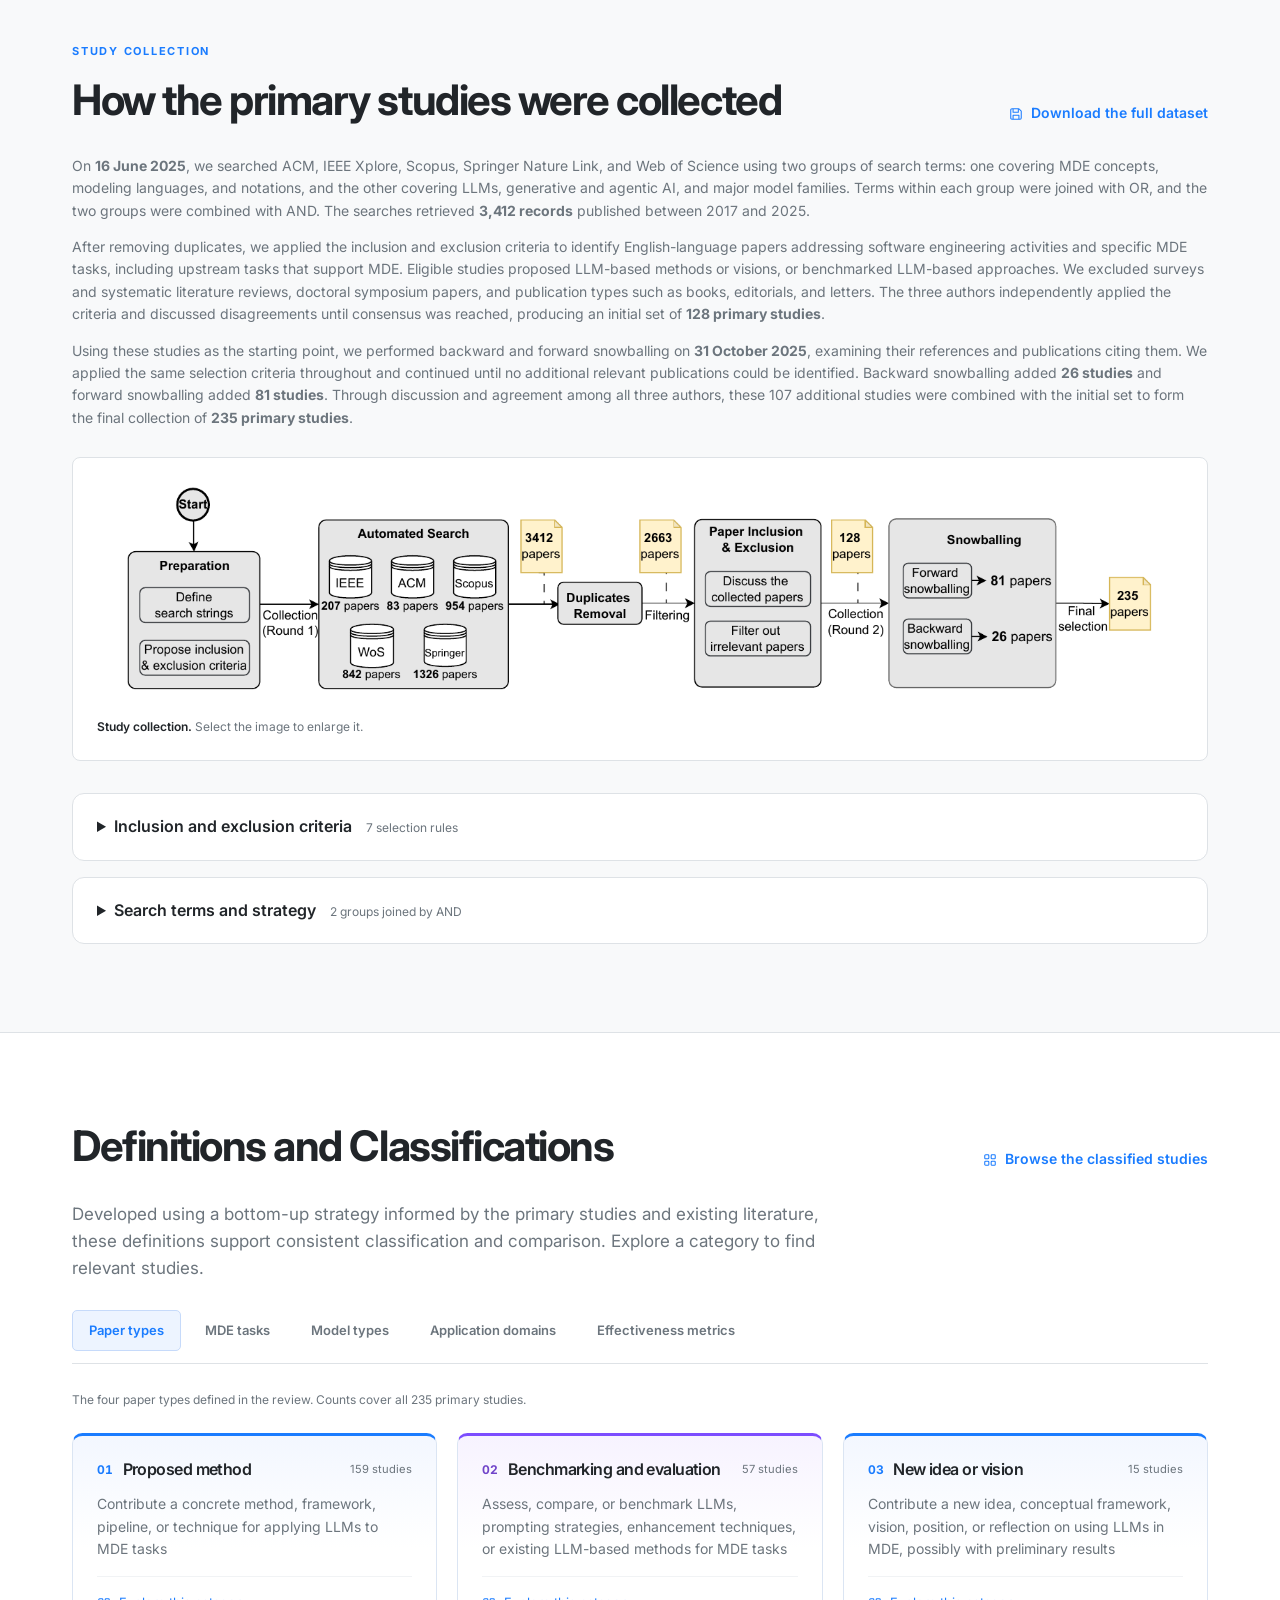
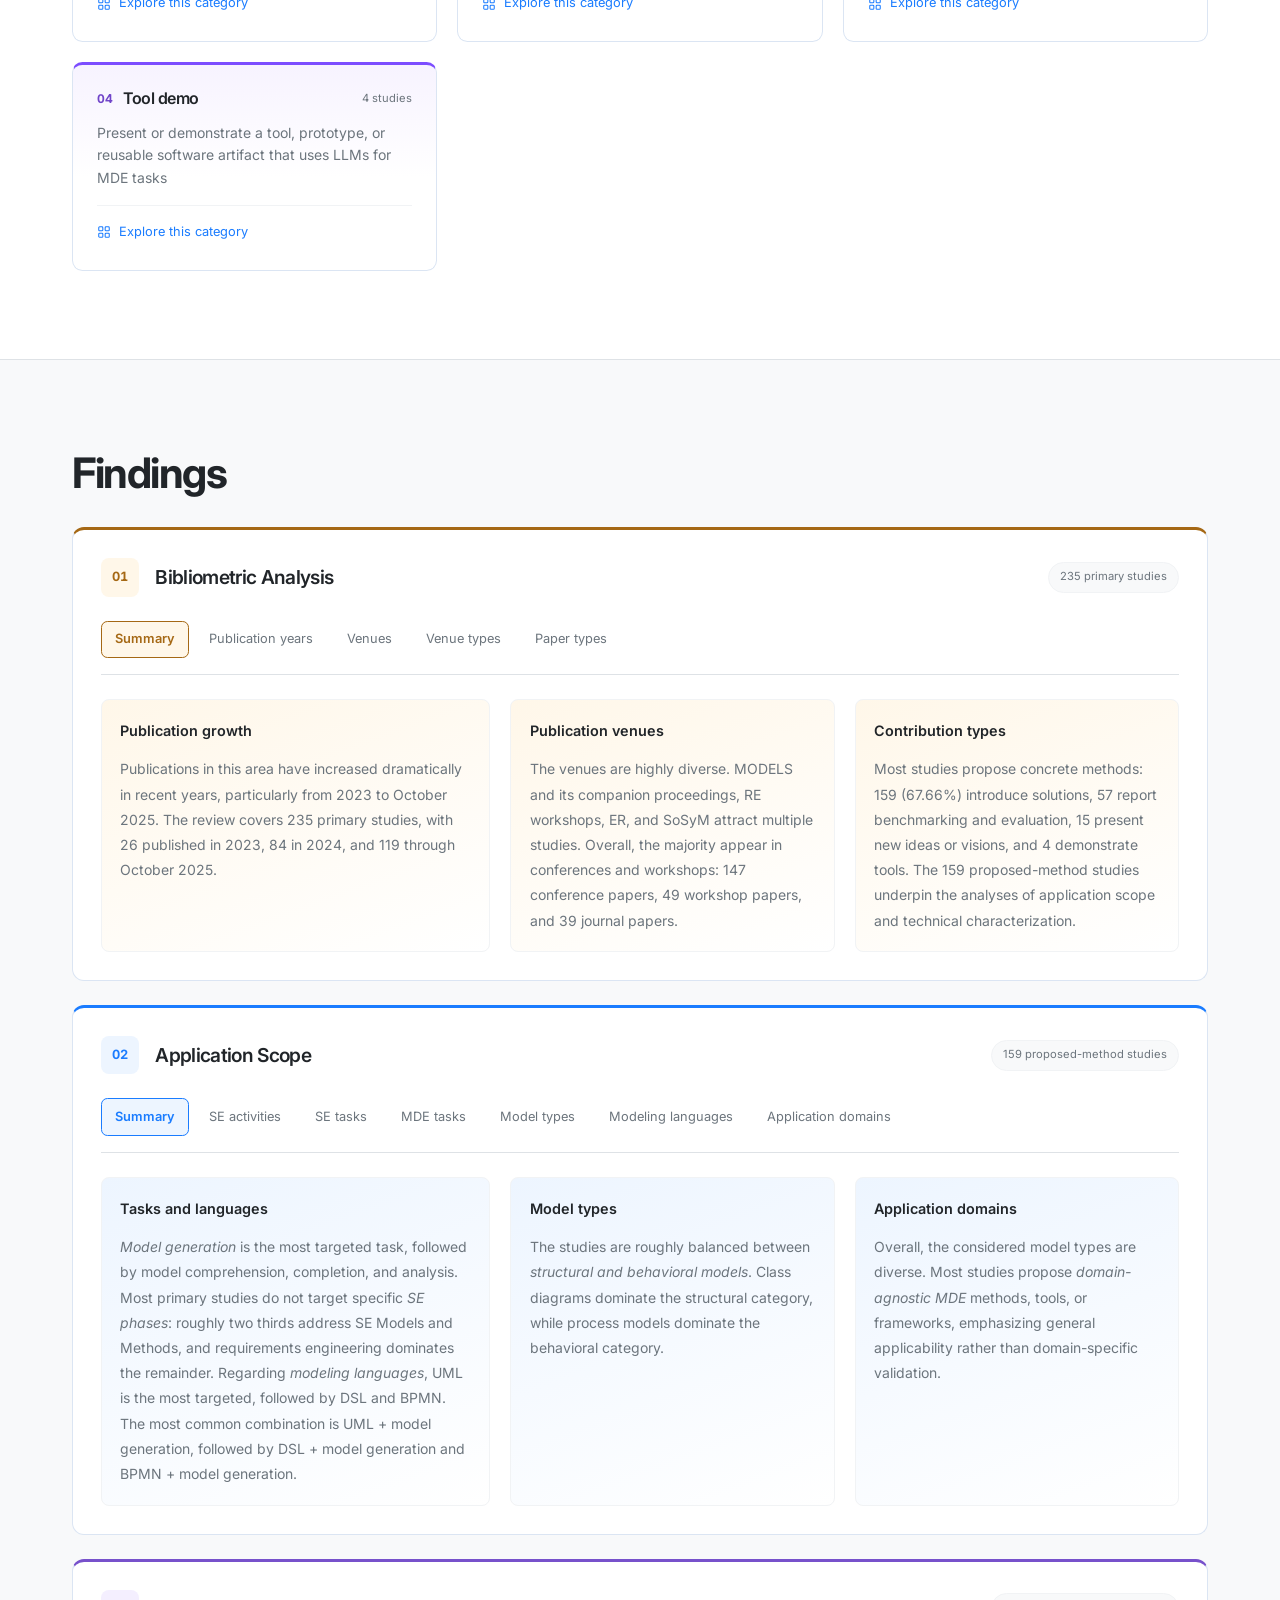
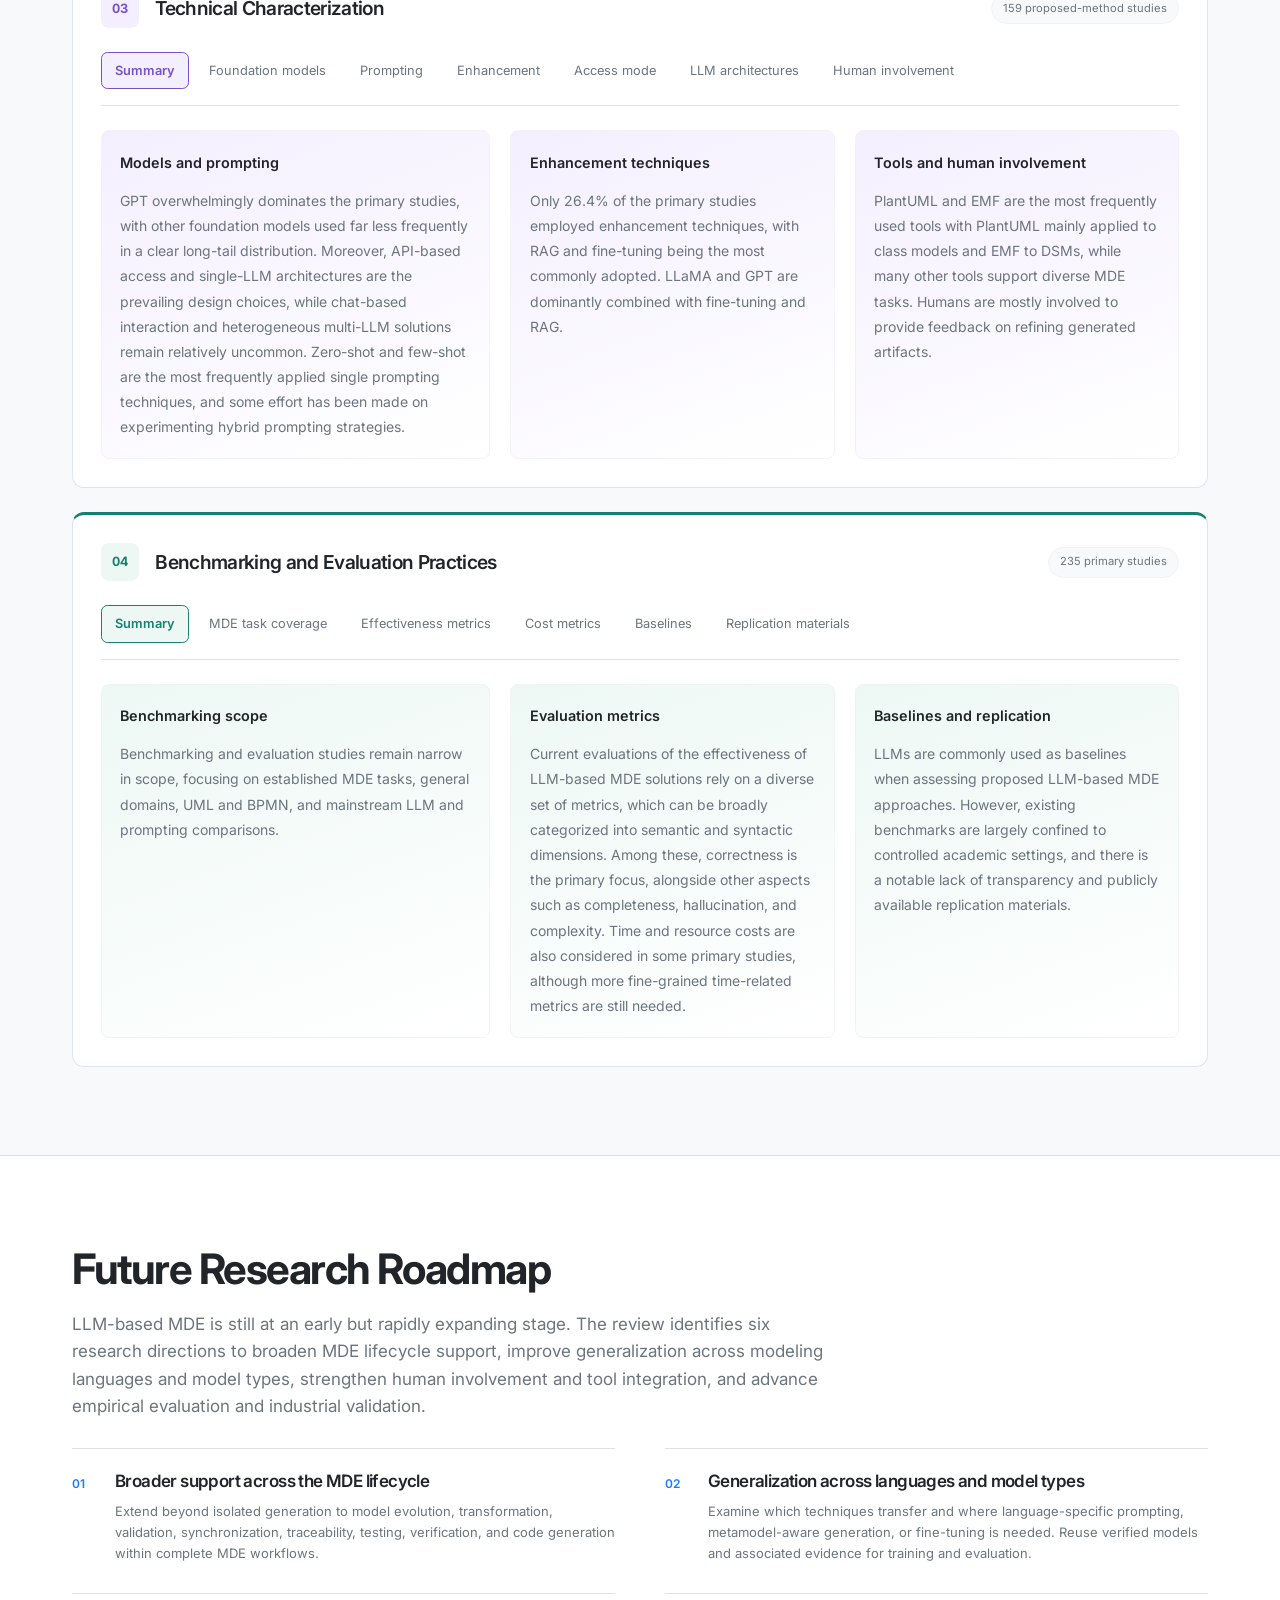
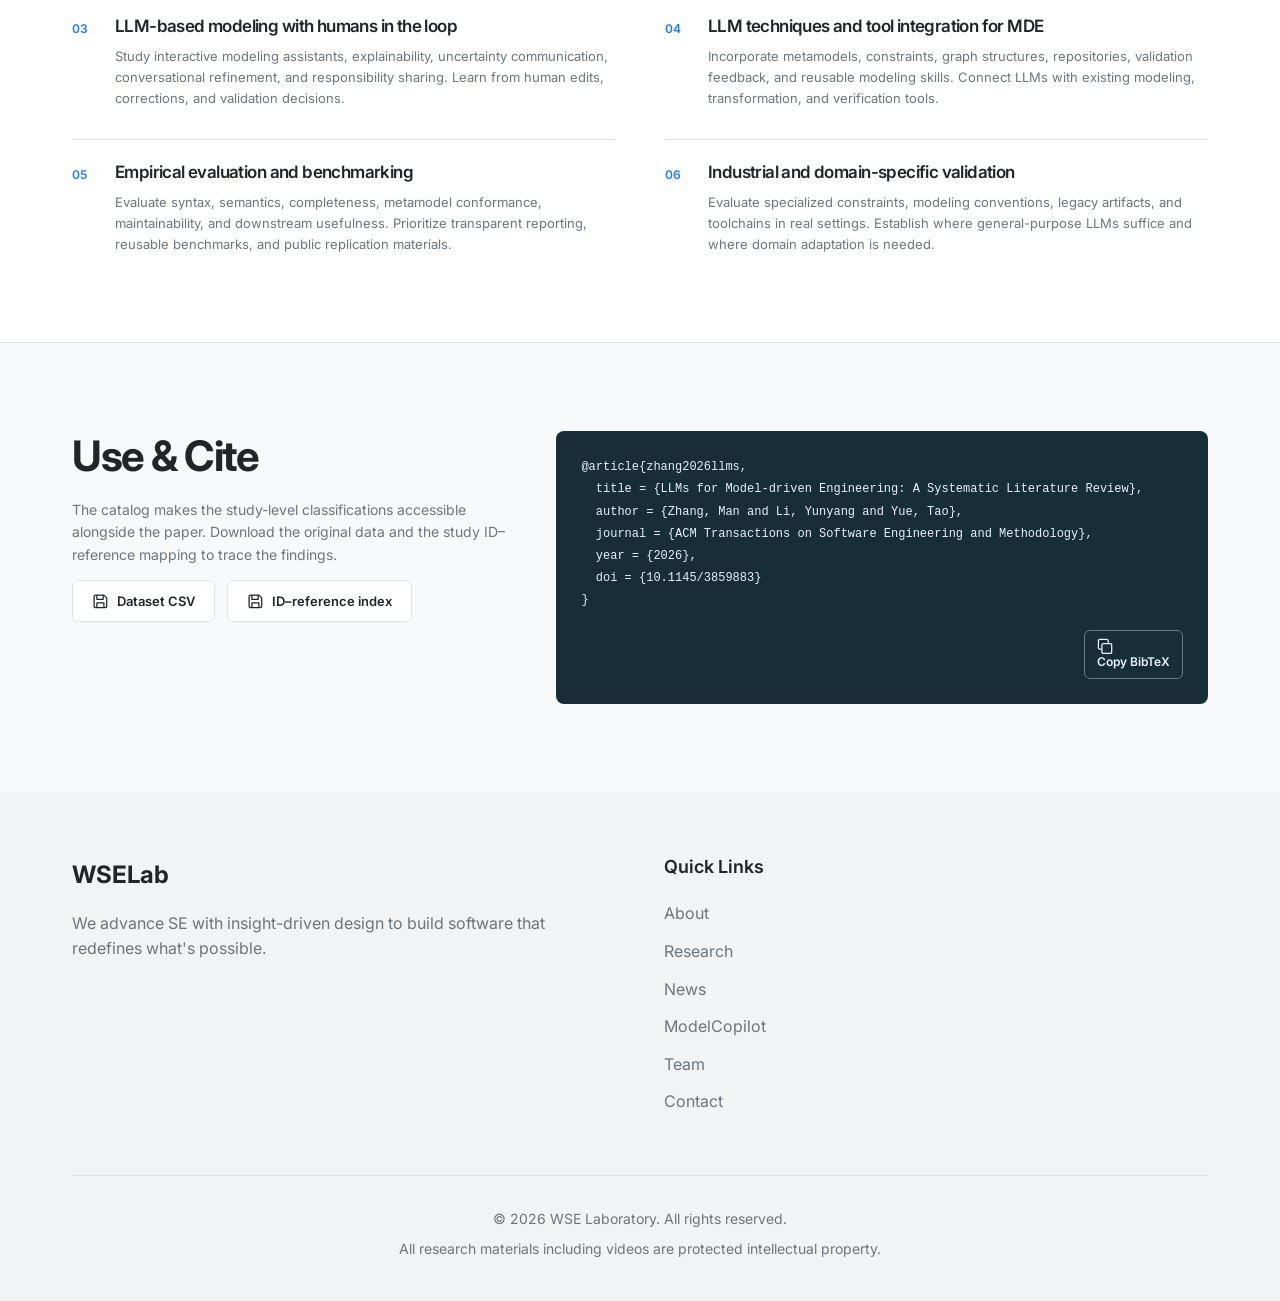
<file: paper_webpages/llm4mde/index.html>
<!doctype html>
<html lang="en">
<head>
  <meta charset="utf-8"><meta name="viewport" content="width=device-width,initial-scale=1">
  <title>LLMs for Model-driven Engineering — Survey &amp; Study Catalog</title>
  <meta name="description" content="Explore 235 studies of LLM-based model-driven engineering: 25 MDE tasks, seven model categories, LLM techniques, evaluation practices, and a searchable research catalog.">
  <meta name="theme-color" content="#1a7cff">
  <link rel="icon" href="assets/favicon.svg" type="image/svg+xml"><link rel="stylesheet" href="assets/site.css">
  <link rel="stylesheet" href="https://fonts.googleapis.com/css2?family=Inter:wght@300;400;500;600;700&display=swap">
  <link rel="stylesheet" href="assets/wselab-theme.css">
  <script src="assets/wselab-theme.js" defer></script>
  <script src="assets/data.js" defer></script><script src="assets/definitions.js" defer></script><script src="assets/core.js" defer></script><script src="assets/home.js" defer></script><script src="assets/findings-data.js" defer></script><script src="assets/findings.js" defer></script>
</head>
<body>
<a class="skip" href="#main">Skip to content</a>
<header class="navbar">
    <div class="container navbar-container">
      <a href="../../index.html" class="navbar-logo">WSELab</a>
      <nav class="navbar-links" id="lab-navigation" aria-label="Main navigation">
        <a href="../../index.html#about" class="navbar-link">About</a>
        <a href="../../index.html#research" class="navbar-link">Research</a>
        <a href="../../news.html" class="navbar-link">News</a>
        <a href="../../model-copilot.html" class="navbar-link">ModelCopilot</a>
        <a href="../../mde-uncertainty.html" class="navbar-link active" aria-current="location">MDE &amp; Uncertainty</a>
        <a href="../../QSE.html" class="navbar-link">QSE</a>
        <a href="../../ADS.html" class="navbar-link">ADS</a>
        <a href="../../index.html#team" class="navbar-link">Team</a>
        <a href="../../index.html#contact" class="navbar-link">Contact</a>
      </nav>
      <button class="mobile-menu-btn" type="button" aria-label="Toggle navigation" aria-controls="lab-navigation" aria-expanded="false">☰</button>
    </div>
  </header>
<nav class="paper-nav" aria-label="Paper navigation"><div class="container paper-nav-inner"><a class="paper-brand" href="index.html">LLM4MDE</a><div class="paper-nav-links"><a href="#overview">Overview</a><a href="#collection">Study collection</a><a href="#taxonomy">Taxonomy</a><a href="#findings">Findings</a><a href="#roadmap">Roadmap</a><a href="catalog.html" class="paper-catalog">Study catalog</a></div></div></nav>
<main id="main">
<section class="hero" aria-labelledby="paper-title"><div class="wrap">
  <h1 id="paper-title">LLMs for Model-driven Engineering</h1>
  <p class="hero-subtitle">A Systematic Literature Review</p>
  <div class="actions">
    <a class="button primary" href="https://dl.acm.org/doi/10.1145/3859883" target="_blank" rel="noopener noreferrer"><svg class="button-icon" viewBox="0 0 24 24" fill="none" stroke="currentColor" stroke-width="1.8" stroke-linecap="round" stroke-linejoin="round" aria-hidden="true" focusable="false"><path d="M14 3H6a2 2 0 0 0-2 2v14a2 2 0 0 0 2 2h12a2 2 0 0 0 2-2V9z"/><path d="M14 3v6h6M8 13h8M8 17h5"/></svg><span>Read the paper</span></a>
    <a class="button" href="catalog.html"><svg class="button-icon" viewBox="0 0 24 24" fill="none" stroke="currentColor" stroke-width="1.8" stroke-linecap="round" stroke-linejoin="round" aria-hidden="true" focusable="false"><rect x="3" y="3" width="7" height="7" rx="1.5"/><rect x="14" y="3" width="7" height="7" rx="1.5"/><rect x="3" y="14" width="7" height="7" rx="1.5"/><rect x="14" y="14" width="7" height="7" rx="1.5"/></svg><span>Explore the study catalog</span></a>
    <a class="button" href="https://github.com/WSE-Lab/LLM4MDE" target="_blank" rel="noopener noreferrer"><svg class="button-icon" viewBox="0 0 24 24" fill="currentColor" aria-hidden="true" focusable="false"><path d="M12 .75a11.25 11.25 0 0 0-3.558 21.923c.563.105.768-.244.768-.542 0-.267-.01-.975-.015-1.914-3.13.68-3.79-1.508-3.79-1.508-.512-1.3-1.25-1.646-1.25-1.646-1.022-.699.078-.685.078-.685 1.13.08 1.725 1.16 1.725 1.16 1.005 1.723 2.635 1.225 3.278.937.103-.728.394-1.225.716-1.507-2.498-.284-5.124-1.25-5.124-5.563 0-1.23.44-2.234 1.16-3.022-.116-.285-.503-1.43.11-2.98 0 0 .945-.303 3.095 1.155A10.787 10.787 0 0 1 12 6.18c.956.004 1.918.129 2.817.378 2.148-1.458 3.091-1.155 3.091-1.155.615 1.55.228 2.695.113 2.98.722.788 1.158 1.792 1.158 3.022 0 4.324-2.63 5.276-5.136 5.554.404.35.765 1.042.765 2.1 0 1.516-.014 2.739-.014 3.112 0 .3.203.652.774.541A11.251 11.251 0 0 0 12 .75z"/></svg><span>Data &amp; artifacts</span></a>
    <a class="button" href="#citation"><svg class="button-icon" viewBox="0 0 24 24" fill="none" stroke="currentColor" stroke-width="1.8" stroke-linecap="round" stroke-linejoin="round" aria-hidden="true" focusable="false"><path d="M9 5H6a2 2 0 0 0-2 2v10a2 2 0 0 0 2 2h3M7 5v14M12 6h8M12 10h6M12 14h8M12 18h6"/></svg><span>Cite this work</span></a>
  </div>
  <p class="hero-summary">What can LLMs do for MDE, how are they used, and how well are they evaluated? A systematic review of application scope, technical characterization, and evaluation practices.</p>
  <div class="snapshot" aria-label="Survey at a glance"><div class="snapshot-item"><strong>3,412</strong><span>Initial search</span></div><div class="snapshot-item"><strong>5</strong><span>Databases</span></div><div class="snapshot-item"><strong>235</strong><span>Primary studies</span></div><div class="snapshot-item"><strong>Oct 2025</strong><span>Final collection update</span></div></div>
</div></section>
<section class="section" id="overview"><div class="wrap">
  <div class="abstract-layout"><div><p class="eyebrow">About the paper</p><h2>Abstract</h2><div class="abstract-meta">Published in <em>ACM Transactions on Software Engineering and Methodology</em>.<br><a href="https://doi.org/10.1145/3859883" target="_blank" rel="noopener noreferrer">doi:10.1145/3859883</a></div></div><div class="abstract-text" id="abstract-text"><p>Model-Driven Engineering (MDE) supports the development of large-scale, complex systems through abstraction, automation, and traceability. The rise of Large Language Models (LLMs) has renewed interest in reshaping MDE, with recent studies exploring their use in tasks such as model generation, model comprehension, as well as model to code and test generation. While early results suggest improved productivity and lower barriers to modeling, their overall impact remains unclear. To address this, we conduct a Systematic Literature Review (SLR) and analyze 235 primary studies. We examine MDE tasks addressed, how LLMs were leveraged, benchmarking and evaluation practices, and the availability of tools and datasets. Results indicate a rapidly growing research trend, covering 25 types of MDE tasks, with model generation as the dominant focus. Unified Modeling Language (UML), Domain-Specific Languages (DSLs), and Business Process Model and Notation (BPMN) are the most frequently targeted formalisms. GPT-family models and zero-shot prompting are most commonly used, with fine-tuning and retrieval-augmented generation (RAG) as typical enhancement techniques. API-based LLM access and single-LLM architectures are the prevailing design choices. Benchmarking and evaluation studies remain narrow in scope. Evaluations primarily emphasize correctness, with limited benchmarking in realistic settings and insufficiently comprehensive replication materials.</p></div></div>
  <div class="pillars"><article class="pillar"><span class="number">01 / APPLICATION SCOPE</span><h3>Models, tasks &amp; engineering contexts</h3><p>SE activities and tasks, MDE tasks, modeling languages, model types, and application domains.</p><a href="catalog.html?group=scope" data-icon="catalog">Explore this category</a></article><article class="pillar"><span class="number">02 / TECHNICAL CHARACTERIZATION</span><h3>LLM techniques &amp; integration</h3><p>Foundation models, prompting, enhancement techniques, MDE tool integration, and human involvement.</p><a href="catalog.html?group=technical" data-icon="catalog">Explore this category</a></article><article class="pillar"><span class="number">03 / EVALUATION PRACTICES</span><h3>Benchmarks, metrics &amp; replication</h3><p>Benchmarking studies, effectiveness and cost metrics, comparison baselines, and public replication materials.</p><a href="catalog.html?group=evaluation" data-icon="catalog">Explore this category</a></article></div>
</div></section>
<section class="section wash" id="collection"><div class="wrap">
  <div class="section-heading"><div><p class="eyebrow">Study collection</p><h2>How the primary studies were collected</h2></div><a href="downloads/final_selection.csv" download data-icon="save">Download the full dataset</a></div>
  <div class="collection-top">
    <p>On <strong>16 June 2025</strong>, we searched ACM, IEEE Xplore, Scopus, Springer Nature Link, and Web of Science using two groups of search terms: one covering MDE concepts, modeling languages, and notations, and the other covering LLMs, generative and agentic AI, and major model families. Terms within each group were joined with OR, and the two groups were combined with AND. The searches retrieved <strong>3,412 records</strong> published between 2017 and 2025.</p>
    <p>After removing duplicates, we applied the inclusion and exclusion criteria to identify English-language papers addressing software engineering activities and specific MDE tasks, including upstream tasks that support MDE. Eligible studies proposed LLM-based methods or visions, or benchmarked LLM-based approaches. We excluded surveys and systematic literature reviews, doctoral symposium papers, and publication types such as books, editorials, and letters. The three authors independently applied the criteria and discussed disagreements until consensus was reached, producing an initial set of <strong>128 primary studies</strong>.</p>
    <p>Using these studies as the starting point, we performed backward and forward snowballing on <strong>31 October 2025</strong>, examining their references and publications citing them. We applied the same selection criteria throughout and continued until no additional relevant publications could be identified. Backward snowballing added <strong>26 studies</strong> and forward snowballing added <strong>81 studies</strong>. Through discussion and agreement among all three authors, these 107 additional studies were combined with the initial set to form the final collection of <strong>235 primary studies</strong>.</p>
  </div>
  <figure class="figure"><button class="figure-button" data-enlarge="assets/figures/collection.png" data-caption="Figure 2. The process of collecting the primary studies." aria-label="Enlarge the study collection diagram"><img src="assets/figures/collection.png" alt="Original paper Figure 2: database retrieval, screening, and snowballing leading to 235 primary studies." loading="lazy" width="1800" height="720"></button><figcaption><strong>Study collection.</strong> Select the image to enlarge it.</figcaption></figure>
  <div class="disclosures collection-details">
    <details class="method-detail">
      <summary>Inclusion and exclusion criteria <span class="method-hint">7 selection rules</span></summary>
      <div class="method-body">
        <p class="method-intro">The same criteria were applied during database screening and snowballing.</p>
        <div class="criteria-columns">
          <section class="criteria-group" aria-labelledby="inclusion-title"><h3 id="inclusion-title">Inclusion requirements</h3><p>All four requirements must be met.</p><ol class="criteria-list" id="inclusion-list"></ol></section>
          <section class="criteria-group exclusion-group" aria-labelledby="exclusion-title"><h3 id="exclusion-title">Exclusion rules</h3><p>Publication types outside the review scope.</p><ol class="criteria-list" id="exclusion-list" start="5"></ol></section>
        </div>
      </div>
    </details>
    <details class="method-detail">
      <summary>Search terms and strategy <span class="method-hint">2 groups joined by AND</span></summary>
      <div class="method-body">
        <p class="method-intro">The search requires a match from both groups. Within each group, alternative terms are joined by <strong>OR</strong>, following Figure 1 of the paper.</p>
        <div class="search-term-groups">
          <section class="term-group" aria-labelledby="mde-terms-title"><div class="term-heading"><h3 id="mde-terms-title">MDE-related terms</h3><span class="term-logic">Match any · OR</span></div><ul class="term-list" id="mde-terms"></ul></section>
          <div class="query-connector"><span>AND</span></div>
          <section class="term-group" aria-labelledby="llm-terms-title"><div class="term-heading"><h3 id="llm-terms-title">LLM-related terms</h3><span class="term-logic">Match any · OR</span></div><ul class="term-list" id="llm-terms"></ul></section>
        </div>
        <details class="full-query"><summary>View the complete search query</summary><pre class="query" id="search-query"></pre></details>
      </div>
    </details>
  </div>
</div></section>
<section class="section" id="taxonomy"><div class="wrap">
  <div class="section-heading"><div><h2>Definitions and Classifications</h2></div><a href="catalog.html" data-icon="catalog">Browse the classified studies</a></div>
  <p class="section-intro">Developed using a bottom-up strategy informed by the primary studies and existing literature, these definitions support consistent classification and comparison. Explore a category to find relevant studies.</p>
  <div class="tab-list" role="tablist" aria-label="Taxonomy views"><button class="tab" id="tab-papers" role="tab" aria-selected="true" aria-controls="panel-papers" data-tab="papers">Paper types</button><button class="tab" id="tab-tasks" role="tab" aria-selected="false" aria-controls="panel-tasks" data-tab="tasks" tabindex="-1">MDE tasks</button><button class="tab" id="tab-models" role="tab" aria-selected="false" aria-controls="panel-models" data-tab="models" tabindex="-1">Model types</button><button class="tab" id="tab-domains" role="tab" aria-selected="false" aria-controls="panel-domains" data-tab="domains" tabindex="-1">Application domains</button><button class="tab" id="tab-evaluation" role="tab" aria-selected="false" aria-controls="panel-evaluation" data-tab="evaluation" tabindex="-1">Effectiveness metrics</button></div>
  <div class="tab-panel" id="panel-papers" role="tabpanel" aria-labelledby="tab-papers"><p class="tab-note">The four paper types defined in the review. Counts cover all 235 primary studies.</p><div class="taxonomy-grid" id="paper-type-list"></div></div>
  <div class="tab-panel" id="panel-tasks" role="tabpanel" aria-labelledby="tab-tasks" hidden><p class="tab-note">25 task types across the full corpus: 24 in proposed-method studies, plus model visualization in a benchmarking study. Counts below explicitly distinguish these scopes.</p><div class="task-grid" id="task-list"></div><button class="button show-more" id="show-all-tasks" aria-expanded="false" data-icon="plus">Show all 25 task definitions</button></div>
  <div class="tab-panel" id="panel-models" role="tabpanel" aria-labelledby="tab-models" hidden><p class="tab-note">Seven categories. Counts are distinct studies within the 159 proposed-method studies; a study may cover multiple categories. Value models belong to Structure/Architecture.</p><div class="taxonomy-grid" id="model-categories"></div></div>
  <div class="tab-panel" id="panel-domains" role="tabpanel" aria-labelledby="tab-domains" hidden><p class="tab-note">The nine categories in the application-domain extraction schema. Counts cover all 235 primary studies; catalog queries group the recorded domain labels under these categories.</p><div class="taxonomy-grid" id="domain-list"></div></div>
  <div class="tab-panel" id="panel-evaluation" role="tabpanel" aria-labelledby="tab-evaluation" hidden><p class="tab-note">The six dimensions of effectiveness metrics from Table 16. Time and resource costs are analyzed separately.</p><div class="dimension-list" id="dimension-list"></div><p class="tab-note" style="margin-top:24px"><a href="catalog.html?group=evaluation" data-icon="compare">Explore this category</a></p></div>
</div></section>
<section class="section wash" id="findings" aria-labelledby="findings-title"><div class="wrap">
  <div class="section-heading"><h2 id="findings-title">Findings</h2></div>
  <div class="findings-parts">
    <article class="finding-part" aria-labelledby="finding-summary-1">
      <header class="finding-part-heading"><span class="finding-part-number">01</span><h3 id="finding-summary-1">Bibliometric Analysis</h3></header>
      <div class="finding-summary">
        <p>Publications in this area have increased dramatically in recent years, particularly from 2023 to October 2025. The review covers 235 primary studies, with 26 published in 2023, 84 in 2024, and 119 through October 2025.</p>
        <p>The venues are highly diverse. MODELS and its companion proceedings, RE workshops, ER, and SoSyM attract multiple studies. Overall, the majority appear in conferences and workshops: 147 conference papers, 49 workshop papers, and 39 journal papers.</p>
        <p>Most studies propose concrete methods: 159 (67.66%) introduce solutions, 57 report benchmarking and evaluation, 15 present new ideas or visions, and 4 demonstrate tools. The 159 proposed-method studies underpin the analyses of application scope and technical characterization.</p>
      </div>
    </article>
    <article class="finding-part" aria-labelledby="finding-summary-2">
      <header class="finding-part-heading"><span class="finding-part-number">02</span><h3 id="finding-summary-2">Application Scope</h3></header>
      <div class="finding-summary">
        <p><em>Model generation</em> is the most targeted task, followed by model comprehension, completion, and analysis. Most primary studies do not target specific <em>SE phases</em>: roughly two thirds address SE Models and Methods, and requirements engineering dominates the remainder. Regarding <em>modeling languages</em>, UML is the most targeted, followed by DSL and BPMN. The most common combination is UML + model generation, followed by DSL + model generation and BPMN + model generation.</p>
        <p>The studies are roughly balanced between <em>structural and behavioral models</em>. Class diagrams dominate the structural category, while process models dominate the behavioral category.</p>
        <p>Overall, the considered model types are diverse. Most studies propose <em>domain-agnostic MDE</em> methods, tools, or frameworks, emphasizing general applicability rather than domain-specific validation.</p>
      </div>
    </article>
    <article class="finding-part" aria-labelledby="finding-summary-3">
      <header class="finding-part-heading"><span class="finding-part-number">03</span><h3 id="finding-summary-3">Technical Characterization</h3></header>
      <div class="finding-summary">
        <p>GPT overwhelmingly dominates the primary studies, with other foundation models used far less frequently in a clear long-tail distribution. Moreover, API-based access and single-LLM architectures are the prevailing design choices, while chat-based interaction and heterogeneous multi-LLM solutions remain relatively uncommon. Zero-shot and few-shot are the most frequently applied single prompting techniques, and some effort has been made on experimenting hybrid prompting strategies.</p>
        <p>Only 26.4% of the primary studies employed enhancement techniques, with RAG and fine-tuning being the most commonly adopted. LLaMA and GPT are dominantly combined with fine-tuning and RAG.</p>
        <p>PlantUML and EMF are the most frequently used tools with PlantUML mainly applied to class models and EMF to DSMs, while many other tools support diverse MDE tasks. Humans are mostly involved to provide feedback on refining generated artifacts.</p>
      </div>
    </article>
    <article class="finding-part" aria-labelledby="finding-summary-4">
      <header class="finding-part-heading"><span class="finding-part-number">04</span><h3 id="finding-summary-4">Benchmarking and Evaluation Practices</h3></header>
      <div class="finding-summary">
        <p>Benchmarking and evaluation studies remain narrow in scope, focusing on established MDE tasks, general domains, UML and BPMN, and mainstream LLM and prompting comparisons.</p>
        <p>Current evaluations of the effectiveness of LLM-based MDE solutions rely on a diverse set of metrics, which can be broadly categorized into semantic and syntactic dimensions. Among these, correctness is the primary focus, alongside other aspects such as completeness, hallucination, and complexity. Time and resource costs are also considered in some primary studies, although more fine-grained time-related metrics are still needed.</p>
        <p>LLMs are commonly used as baselines when assessing proposed LLM-based MDE approaches. However, existing benchmarks are largely confined to controlled academic settings, and there is a notable lack of transparency and publicly available replication materials.</p>
      </div>
    </article>
  </div>
</div></section>
<section class="section" id="roadmap"><div class="wrap">
  <h2>Future Research Roadmap</h2>
  <p class="section-intro">LLM-based MDE is still at an early but rapidly expanding stage. The review identifies six research directions to broaden MDE lifecycle support, improve generalization across modeling languages and model types, strengthen human involvement and tool integration, and advance empirical evaluation and industrial validation.</p>
  <div class="roadmap-grid">
    <article class="roadmap-item"><div><h3>Broader support across the MDE lifecycle</h3><p>Extend beyond isolated generation to model evolution, transformation, validation, synchronization, traceability, testing, verification, and code generation within complete MDE workflows.</p></div></article>
    <article class="roadmap-item"><div><h3>Generalization across languages and model types</h3><p>Examine which techniques transfer and where language-specific prompting, metamodel-aware generation, or fine-tuning is needed. Reuse verified models and associated evidence for training and evaluation.</p></div></article>
    <article class="roadmap-item"><div><h3>LLM-based modeling with humans in the loop</h3><p>Study interactive modeling assistants, explainability, uncertainty communication, conversational refinement, and responsibility sharing. Learn from human edits, corrections, and validation decisions.</p></div></article>
    <article class="roadmap-item"><div><h3>LLM techniques and tool integration for MDE</h3><p>Incorporate metamodels, constraints, graph structures, repositories, validation feedback, and reusable modeling skills. Connect LLMs with existing modeling, transformation, and verification tools.</p></div></article>
    <article class="roadmap-item"><div><h3>Empirical evaluation and benchmarking</h3><p>Evaluate syntax, semantics, completeness, metamodel conformance, maintainability, and downstream usefulness. Prioritize transparent reporting, reusable benchmarks, and public replication materials.</p></div></article>
    <article class="roadmap-item"><div><h3>Industrial and domain-specific validation</h3><p>Evaluate specialized constraints, modeling conventions, legacy artifacts, and toolchains in real settings. Establish where general-purpose LLMs suffice and where domain adaptation is needed.</p></div></article>
  </div>
</div></section>
<section class="section wash" id="citation"><div class="wrap citation-layout"><div><h2>Use &amp; Cite</h2><p>The catalog makes the study-level classifications accessible alongside the paper. Download the original data and the study ID–reference mapping to trace the findings.</p><div class="actions" style="justify-content:flex-start"><a class="button" href="downloads/final_selection.csv" download data-icon="save">Dataset CSV</a><a class="button" href="downloads/index_reference.pdf" target="_blank" rel="noopener" data-icon="save">ID–reference index</a></div></div><div class="citation-code"><pre id="citation-text"></pre><button class="button small" data-copy-citation data-icon="copy">Copy BibTeX</button></div></div></section>
</main>
<footer class="footer">
    <div class="container">
      <div class="footer-content">
        <div class="footer-brand">
          <div class="footer-logo">WSELab</div>
          <p class="footer-description">
            We advance SE with insight-driven design to build software that redefines what's possible.
          </p>
        </div>
        <div>
          <h3 class="footer-heading">Quick Links</h3>
          <ul class="footer-links">
            <li class="footer-item"><a href="../../index.html#about" class="footer-link">About</a></li>
            <li class="footer-item"><a href="../../index.html#research" class="footer-link">Research</a></li>
            <li class="footer-item"><a href="../../news.html" class="footer-link">News</a></li>
            <li class="footer-item"><a href="../../model-copilot.html" class="footer-link">ModelCopilot</a></li>
            <li class="footer-item"><a href="../../index.html#team" class="footer-link">Team</a></li>
            <li class="footer-item"><a href="../../index.html#contact" class="footer-link">Contact</a></li>
          </ul>
        </div>
      </div>
      <div class="footer-bottom">
        <p>&copy; 2026 WSE Laboratory. All rights reserved.</p>
        <p>All research materials including videos are protected intellectual property.</p>
      </div>
    </div>
  </footer>
<dialog id="image-dialog" class="image-dialog" aria-label="Expanded paper figure"><button class="dialog-close" aria-label="Close figure">×</button><img id="expanded-image" alt=""><p id="expanded-caption"></p></dialog>
<dialog id="chart-dialog" class="chart-dialog" aria-labelledby="chart-dialog-title"><button class="dialog-close" type="button" aria-label="Close chart">&times;</button><h3 id="chart-dialog-title"></h3><div id="chart-dialog-body"></div></dialog>
<div id="toast" class="toast" role="status" hidden></div>
<noscript><p class="noscript">JavaScript enables the taxonomy explorer and study catalog. You can still <a href="downloads/final_selection.csv" data-icon="save">download the full dataset</a> or <a href="https://doi.org/10.1145/3859883">read the paper</a>.</p></noscript>
</body></html>
</file>
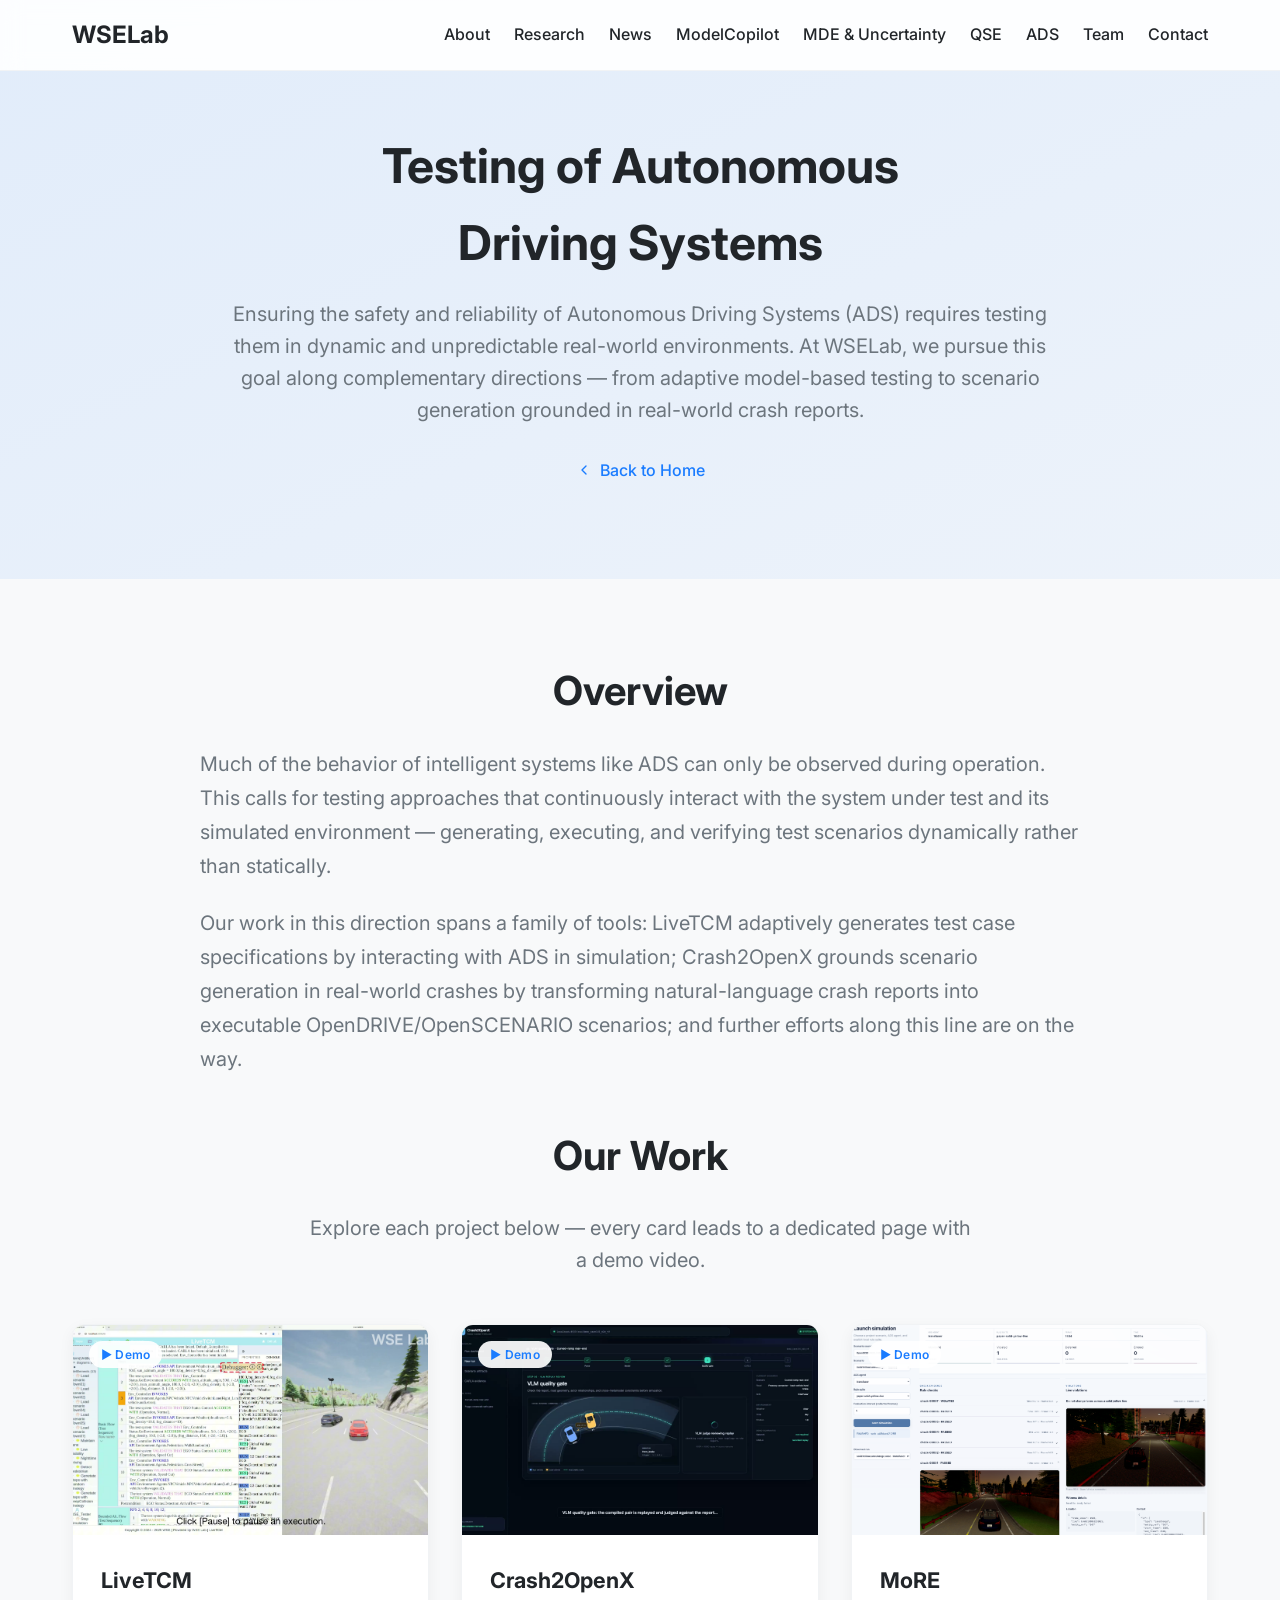
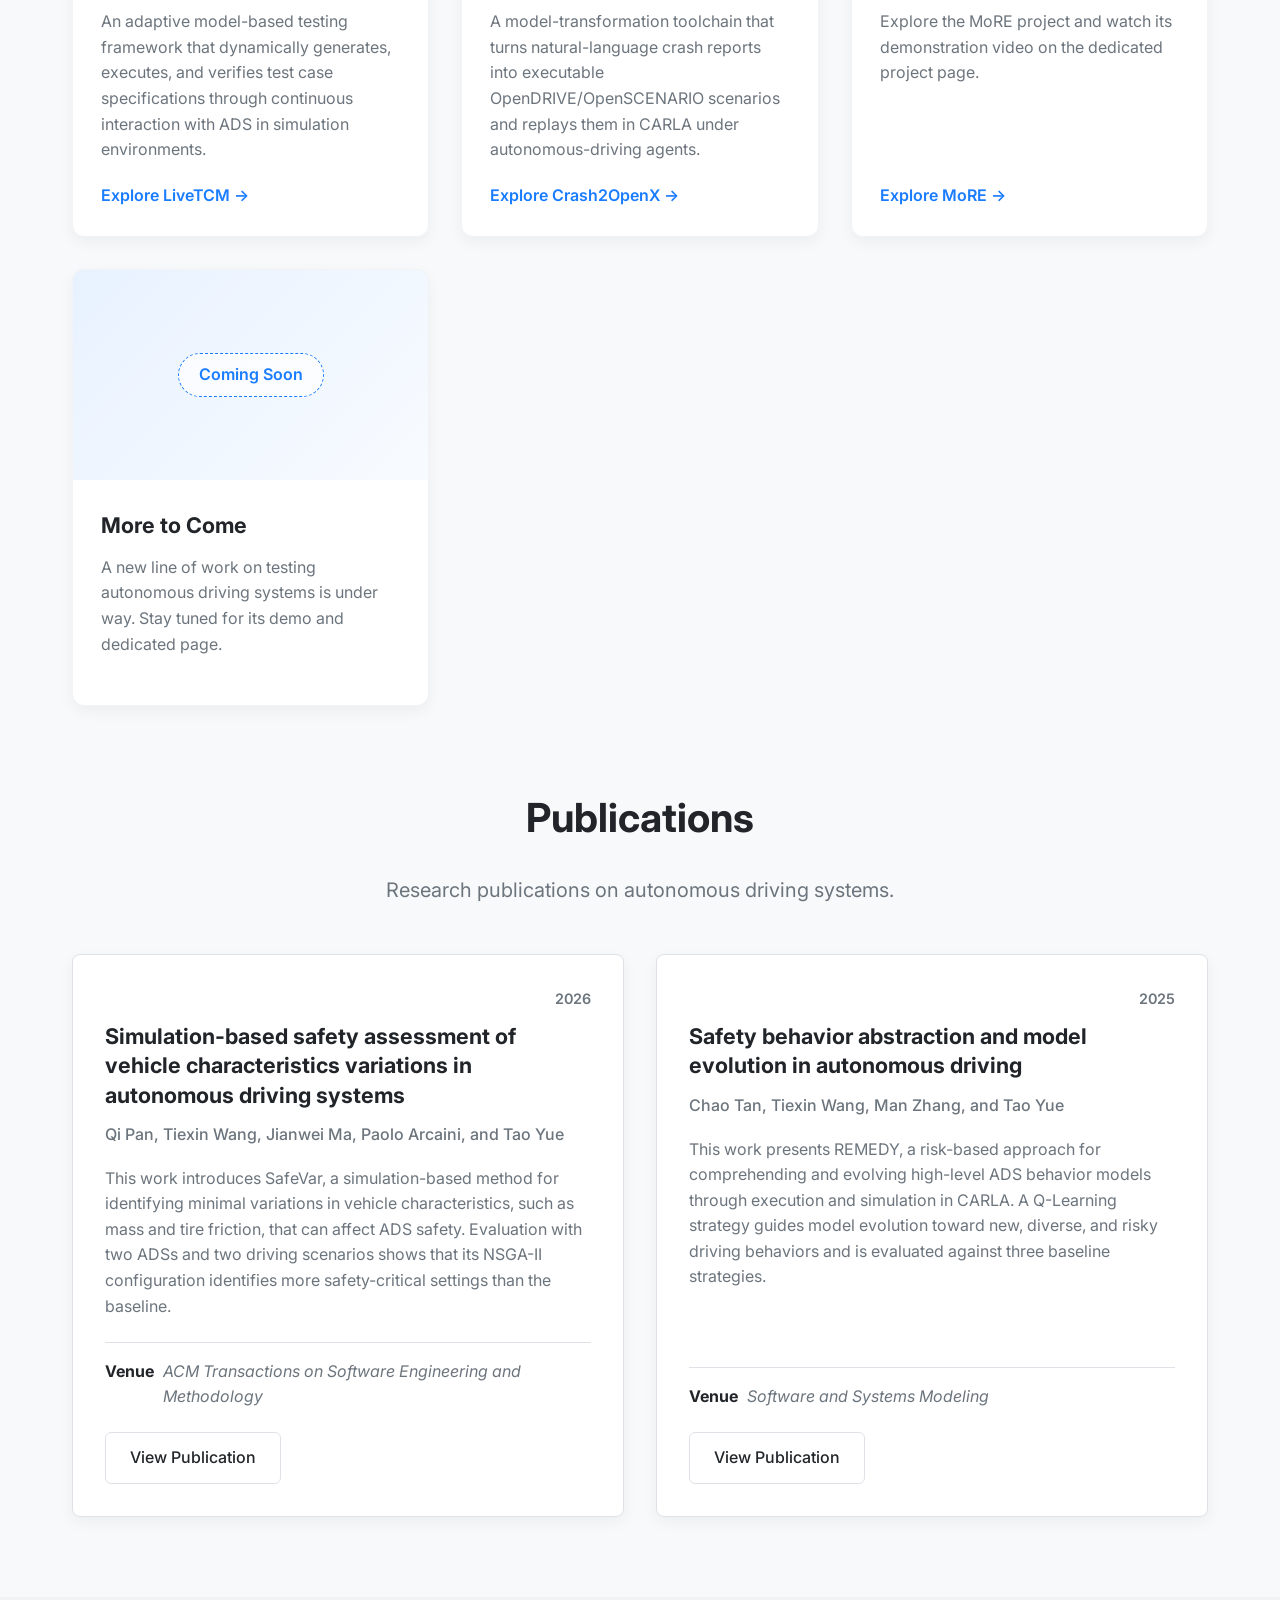
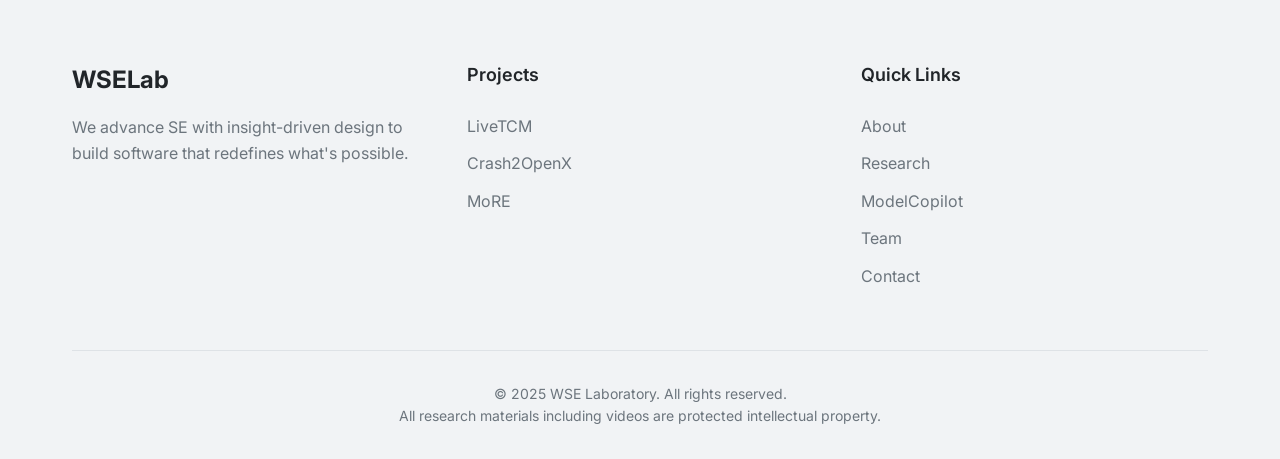
<file: ADS.html>
<!DOCTYPE html>
<html lang="en">
<head>
  <meta charset="UTF-8" />
  <meta name="viewport" content="width=device-width, initial-scale=1.0" />
  <title>ADS Testing - WSE Laboratory</title>
  <meta name="description" content="Testing Autonomous Driving Systems at WSE Laboratory" />
  <meta name="author" content="Man Zhang and Lovable" />

  <!-- Font import -->
  <link rel="stylesheet" href="https://fonts.googleapis.com/css2?family=Inter:wght@300;400;500;600;700&display=swap">

  <!-- Custom CSS -->
  <style>
    :root {
      --accent-color: #1a7cff;
      --accent-light: #3d8cfa;
      --neutral-50: #f8f9fa;
      --neutral-100: #f1f3f5;
      --neutral-300: #dee2e6;
      --neutral-800: #343a40;
      --text-color: #212529;
      --text-muted: #6c757d;
    }

    * {
      box-sizing: border-box;
      margin: 0;
      padding: 0;
    }

    html {
      scroll-behavior: smooth;
    }

    body {
      font-family: 'Inter', sans-serif;
      line-height: 1.6;
      color: var(--text-color);
      background-color: var(--neutral-50);
    }

    a {
      color: var(--accent-color);
      text-decoration: none;
    }

    a:hover {
      text-decoration: underline;
    }

    .container {
      width: 100%;
      max-width: 1200px;
      padding: 0 2rem;
      margin: 0 auto;
    }

    .btn {
      display: inline-block;
      padding: 0.75rem 1.5rem;
      font-weight: 500;
      border-radius: 0.375rem;
      cursor: pointer;
      transition: all 0.3s ease;
    }

    .btn-primary {
      background-color: var(--accent-color);
      color: white;
      border: none;
    }

    .btn-primary:hover {
      background-color: var(--accent-light);
      text-decoration: none;
    }

    .btn-secondary {
      background-color: transparent;
      color: var(--text-color);
      border: 1px solid var(--neutral-300);
    }

    .btn-secondary:hover {
      background-color: var(--neutral-100);
      text-decoration: none;
    }

    /* Navbar */
    .navbar {
      position: fixed;
      top: 0;
      left: 0;
      right: 0;
      z-index: 1000;
      padding: 1rem 0;
      background-color: rgba(255, 255, 255, 0.9);
      backdrop-filter: blur(10px);
      -webkit-backdrop-filter: blur(10px);
      border-bottom: 1px solid var(--neutral-100);
      transition: all 0.3s ease;
    }

    .navbar.scrolled {
      padding: 0.5rem 0;
      box-shadow: 0 2px 10px rgba(0, 0, 0, 0.05);
    }

    .navbar-container {
      display: flex;
      justify-content: space-between;
      align-items: center;
    }

    .navbar-logo {
      font-weight: 700;
      font-size: 1.5rem;
      color: var(--text-color);
    }

    .navbar-links {
      display: flex;
      gap: 1.5rem;
    }

    .navbar-link {
      color: var(--text-color);
      font-weight: 500;
    }

    .mobile-menu-btn {
      display: none;
      background: none;
      border: none;
      font-size: 1.5rem;
      cursor: pointer;
    }

    /* Page header */
    .page-header {
      padding: 8rem 0 4rem;
      background: linear-gradient(to bottom right, rgba(26, 124, 255, 0.1), rgba(26, 124, 255, 0.05));
      text-align: center;
    }

    .page-title {
      font-size: 3rem;
      font-weight: 700;
      margin-bottom: 1rem;
    }

    .page-description {
      font-size: 1.25rem;
      color: var(--text-muted);
      max-width: 850px;
      margin: 0 auto 2rem;
      text-align: center;
    }

    /* Research content */
    .section {
      padding: 5rem 0;
    }

    .section-title {
      font-size: 2.5rem;
      font-weight: 700;
      margin-bottom: 1.5rem;
      text-align: center;
    }

    .section-subtitle {
      font-size: 1.25rem;
      color: var(--text-muted);
      text-align: center;
      max-width: 42rem;
      margin: 0 auto 3rem;
    }

    .section-subtitle-overview {
      font-size: 1.25rem;
      color: var(--text-muted);
      max-width: 55rem;
      margin: 0 auto 3rem;
    }

    .overview-container {
      max-width: 1000px;
      margin: 0 auto 3rem;
      text-align: left;
    }

    .overview-container p {
      width: 100%;
      line-height: 1.7;
      margin-bottom: 1.4rem;
      hyphens: auto;
    }

    .research-card {
      background-color: white;
      border-radius: 0.5rem;
      overflow: hidden;
      box-shadow: 0 5px 15px rgba(0, 0, 0, 0.05);
      margin-bottom: 2rem;
      position: relative;
    }

    .research-card-image {
      width: 100%;
      height: 500px;
      object-fit: cover;
      background-color: #f0f5ff;
      display: flex;
      align-items: center;
      justify-content: center;
      color: var(--accent-color);
      font-size: 3rem;
      position: relative;
    }

    .video-protection-message {
      position: absolute;
      bottom: 20px;
      right: 20px;
      background-color: rgba(0, 0, 0, 0.7);
      color: white;
      padding: 8px 16px;
      border-radius: 4px;
      font-size: 14px;
      z-index: 11;
      display: none;
    }

    .research-card-content {
      padding: 2rem;
    }

    .research-card-title {
      font-size: 1.75rem;
      font-weight: 700;
      margin-bottom: 1rem;
    }

    .research-card-text {
      margin-bottom: 1.5rem;
    }

    .feature-grid {
      display: grid;
      grid-template-columns: repeat(auto-fit, minmax(300px, 1fr));
      gap: 2rem;
      margin: 3rem 0;
    }

    .feature-card {
      background-color: white;
      border-radius: 0.5rem;
      padding: 1.5rem;
      box-shadow: 0 5px 15px rgba(0, 0, 0, 0.05);
    }

    .feature-title {
      font-size: 1.5rem;
      font-weight: 600;
      margin-bottom: 1rem;
      color: var(--accent-color);
    }

    .feature-image {
      width: 100%;
      border-radius: 0.5rem;
      margin-bottom: 1rem;
      max-height: 300px;
      object-fit: cover;
    }

    .feature-description {
      margin-bottom: 1rem;
    }

    .setup-steps {
      background-color: white;
      border-radius: 0.5rem;
      padding: 2rem;
      box-shadow: 0 5px 15px rgba(0, 0, 0, 0.05);
      margin: 2rem 0;
    }

    .step-title {
      font-size: 1.5rem;
      font-weight: 600;
      margin-bottom: 1.5rem;
      color: var(--accent-color);
    }

    .step-content {
      margin-bottom: 1.5rem;
    }

    .sup-reference {
      position: relative;
      cursor: pointer;
      color: var(--accent-color);
    }

    .reference-item {
      margin-bottom: 1.5rem;
      padding-bottom: 1.5rem;
      border-bottom: 1px solid var(--neutral-300);
      scroll-margin-top: 100px;
    }

    .reference-item:last-child {
      border-bottom: none;
      margin-bottom: 0;
      padding-bottom: 0;
    }

    .reference-title {
      font-size: 1.25rem;
      font-weight: 600;
      margin-bottom: 0.5rem;
    }

    .reference-authors {
      font-style: italic;
      color: var(--text-muted);
      margin-bottom: 0.5rem;
    }

    .reference-details {
      margin-bottom: 0.5rem;
    }

    .reference-doi {
      color: var(--accent-color);
    }

    .code-block {
      background-color: #2d2d2d;
      color: #f8f8f2;
      padding: 1rem;
      border-radius: 0.5rem;
      font-family: monospace;
      overflow-x: auto;
      margin: 1rem 0;
    }

    /* Back link */
    .back-link {
      display: inline-flex;
      align-items: center;
      margin-bottom: 2rem;
      font-weight: 500;
    }

    .back-link svg {
      margin-right: 0.5rem;
    }

    /* Footer */
    .footer {
      background-color: var(--neutral-100);
      padding: 4rem 0 2rem;
    }

    .footer-content {
      display: grid;
      grid-template-columns: repeat(auto-fit, minmax(250px, 1fr));
      gap: 3rem;
      margin-bottom: 3rem;
    }

    .footer-brand {
      display: flex;
      flex-direction: column;
    }

    .footer-logo {
      font-size: 1.5rem;
      font-weight: 700;
      margin-bottom: 1rem;
    }

    .footer-description {
      margin-bottom: 1.5rem;
      color: var(--text-muted);
    }

    .footer-heading {
      font-size: 1.125rem;
      font-weight: 600;
      margin-bottom: 1.5rem;
    }

    .footer-links {
      list-style-type: none;
    }

    .footer-item {
      margin-bottom: 0.75rem;
    }

    .footer-link {
      color: var(--text-muted);
      transition: color 0.3s ease;
    }

    .footer-link:hover {
      color: var(--accent-color);
    }

    .footer-bottom {
      padding-top: 2rem;
      border-top: 1px solid var(--neutral-300);
      text-align: center;
      color: var(--text-muted);
      font-size: 0.875rem;
    }

    .download-warning h3 {
      color: #d9534f;
      margin-bottom: 1rem;
    }

    .download-warning p {
      margin-bottom: 1.5rem;
      line-height: 1.6;
    }

    .overlay {
      position: fixed;
      top: 0;
      left: 0;
      right: 0;
      bottom: 0;
      background-color: rgba(0, 0, 0, 0.6);
      z-index: 1500;
      display: none;
    }

    /* Responsive */
    @media (max-width: 768px) {
      .page-title {
        font-size: 2.5rem;
      }

      .section-title {
        font-size: 2rem;
      }

      .navbar-links {
        display: none;
      }

      .mobile-menu-btn {
        display: block;
      }

      .navbar-links.active {
        display: flex;
        flex-direction: column;
        position: absolute;
        top: 100%;
        left: 0;
        right: 0;
        background-color: white;
        padding: 1rem;
        box-shadow: 0 10px 15px rgba(0, 0, 0, 0.1);
        border-top: 1px solid var(--neutral-100);
      }

      .research-card-image {
        height: auto;
        min-height: 300px;
      }

    }

    /* Project cards (hub) */
    .project-grid {
      display: grid;
      grid-template-columns: repeat(auto-fit, minmax(320px, 1fr));
      gap: 2rem;
      margin-top: 3rem;
    }

    .project-card {
      display: flex;
      flex-direction: column;
      background-color: white;
      border: 1px solid var(--neutral-100);
      border-radius: 0.75rem;
      overflow: hidden;
      box-shadow: 0 5px 15px rgba(0, 0, 0, 0.05);
      transition: all 0.3s ease;
      color: var(--text-color);
    }

    a.project-card:hover {
      transform: translateY(-6px);
      box-shadow: 0 15px 35px rgba(26, 124, 255, 0.15);
      text-decoration: none;
    }

    a.project-card:hover .project-card-link {
      text-decoration: underline;
    }

    .project-card-media {
      position: relative;
      height: 210px;
      overflow: hidden;
      background-color: #f0f5ff;
    }

    .project-card-media img,
    .project-card-media video {
      width: 100%;
      height: 100%;
      object-fit: cover;
      transition: transform 0.4s ease;
    }

    a.project-card:hover .project-card-media img,
    a.project-card:hover .project-card-media video {
      transform: scale(1.04);
    }

    .project-tag {
      position: absolute;
      top: 1rem;
      left: 1rem;
      padding: 0.25rem 0.75rem;
      border-radius: 9999px;
      background-color: rgba(255, 255, 255, 0.92);
      color: var(--accent-color);
      font-size: 0.75rem;
      font-weight: 600;
      letter-spacing: 0.02em;
    }

    .project-card-body {
      display: flex;
      flex-direction: column;
      flex: 1;
      padding: 1.75rem;
    }

    .project-card-title {
      font-size: 1.35rem;
      font-weight: 700;
      margin-bottom: 0.75rem;
    }

    .project-card-desc {
      color: var(--text-muted);
      flex: 1;
      margin-bottom: 1.25rem;
    }

    .project-card-link {
      color: var(--accent-color);
      font-weight: 600;
    }

    .project-card.coming-soon .project-card-media {
      display: flex;
      align-items: center;
      justify-content: center;
      background: linear-gradient(135deg, rgba(26, 124, 255, 0.10), rgba(26, 124, 255, 0.03));
    }

    .coming-soon-badge {
      padding: 0.5rem 1.25rem;
      border-radius: 9999px;
      border: 1px dashed var(--accent-color);
      color: var(--accent-color);
      font-weight: 600;
      background-color: rgba(255, 255, 255, 0.7);
    }

    .publications-section {
      margin-top: 5rem;
    }

    .publication-grid {
      display: grid;
      grid-template-columns: repeat(auto-fit, minmax(min(320px, 100%), 1fr));
      gap: 2rem;
    }

    .publication-card {
      display: flex;
      flex-direction: column;
      min-width: 0;
      padding: 2rem;
      border: 1px solid var(--neutral-300);
      border-radius: 0.5rem;
      background-color: white;
      box-shadow: 0 5px 15px rgba(0, 0, 0, 0.05);
      transition: transform 0.3s ease, border-color 0.3s ease, box-shadow 0.3s ease;
    }

    .publication-card:hover {
      transform: translateY(-4px);
      border-color: rgba(26, 124, 255, 0.35);
      box-shadow: 0 15px 35px rgba(26, 124, 255, 0.12);
    }

    .publication-year {
      align-self: flex-end;
      margin-bottom: 0.75rem;
      color: var(--text-muted);
      font-size: 0.9rem;
      font-weight: 600;
    }

    .publication-title {
      margin-bottom: 0.75rem;
      font-size: 1.35rem;
      line-height: 1.35;
    }

    .publication-title a {
      color: var(--text-color);
    }

    .publication-title a:hover {
      color: var(--accent-color);
      text-decoration: none;
    }

    .publication-authors {
      margin-bottom: 1.15rem;
      color: var(--text-muted);
      font-weight: 500;
    }

    .publication-summary {
      flex: 1;
      margin-bottom: 1.4rem;
      color: var(--text-muted);
    }

    .publication-venue {
      display: flex;
      align-items: flex-start;
      gap: 0.55rem;
      margin-bottom: 1.4rem;
      padding-top: 1rem;
      border-top: 1px solid var(--neutral-300);
      color: var(--text-muted);
    }

    .publication-venue-label {
      flex: 0 0 auto;
      color: var(--text-color);
      font-weight: 700;
    }

    .publication-actions {
      display: flex;
      flex-wrap: wrap;
      gap: 0.75rem;
    }

  </style>
</head>
<body>
<!-- Navbar -->
<header class="navbar">
  <div class="container navbar-container">
    <a href="index.html" class="navbar-logo">WSELab</a>
    <nav class="navbar-links">
      <a href="index.html#about" class="navbar-link">About</a>
      <a href="index.html#research" class="navbar-link">Research</a>
      <a href="news.html" class="navbar-link">News</a>
      <a href="model-copilot.html" class="navbar-link">ModelCopilot</a>
      <a href="mde-uncertainty.html" class="navbar-link">MDE &amp; Uncertainty</a>
      <a href="QSE.html" class="navbar-link">QSE</a>
      <a href="ADS.html" class="navbar-link">ADS</a>
      <a href="index.html#team" class="navbar-link">Team</a>
      <a href="index.html#contact" class="navbar-link">Contact</a>
    </nav>
    <button class="mobile-menu-btn">
      ☰
    </button>
  </div>
</header>

<!-- Page Header -->
<section class="page-header">
  <div class="container">
    <h1 class="page-title">Testing of Autonomous <br> Driving Systems</h1>
    <p class="page-description">
      Ensuring the safety and reliability of Autonomous Driving Systems (ADS) requires testing them in dynamic and
      unpredictable real-world environments. At WSELab, we pursue this goal along complementary directions —
      from adaptive model-based testing to scenario generation grounded in real-world crash reports.
    </p>
    <a href="index.html" class="back-link">
      <svg xmlns="http://www.w3.org/2000/svg" width="16" height="16" viewBox="0 0 24 24" fill="none" stroke="currentColor" stroke-width="2" stroke-linecap="round" stroke-linejoin="round">
        <path d="M15 18l-6-6 6-6"></path>
      </svg>
      Back to Home
    </a>
  </div>
</section>

<!-- Overview Section -->
<section class="section">
  <div class="container">
    <h2 class="section-title">Overview</h2>
    <div class="overview-container">
      <p class="section-subtitle-overview">
        Much of the behavior of intelligent systems like ADS can only be observed during operation. This calls for
        testing approaches that continuously interact with the system under test and its simulated environment —
        generating, executing, and verifying test scenarios dynamically rather than statically.
      </p>
      <p class="section-subtitle-overview">
        Our work in this direction spans a family of tools: LiveTCM adaptively generates test case specifications
        by interacting with ADS in simulation; Crash2OpenX grounds scenario generation in real-world crashes by
        transforming natural-language crash reports into executable OpenDRIVE/OpenSCENARIO scenarios; and further
        efforts along this line are on the way.
      </p>
    </div>

    <h2 class="section-title">Our Work</h2>
    <p class="section-subtitle">
      Explore each project below — every card leads to a dedicated page with a demo video.
    </p>

    <div class="project-grid">

      <a href="livetcm.html" class="project-card">
        <div class="project-card-media">
          <img src="imgs/livetcm-thumb.jpg" alt="LiveTCM demo screenshot">
          <span class="project-tag">▶ Demo</span>
        </div>
        <div class="project-card-body">
          <h3 class="project-card-title">LiveTCM</h3>
          <p class="project-card-desc">
            An adaptive model-based testing framework that dynamically generates, executes, and verifies test case
            specifications through continuous interaction with ADS in simulation environments.
          </p>
          <span class="project-card-link">Explore LiveTCM →</span>
        </div>
      </a>

      <a href="crash2openx.html" class="project-card">
        <div class="project-card-media">
          <img src="imgs/crash2openx-thumb.jpg" alt="Crash2OpenX demo screenshot">
          <span class="project-tag">▶ Demo</span>
        </div>
        <div class="project-card-body">
          <h3 class="project-card-title">Crash2OpenX</h3>
          <p class="project-card-desc">
            A model-transformation toolchain that turns natural-language crash reports into executable
            OpenDRIVE/OpenSCENARIO scenarios and replays them in CARLA under autonomous-driving agents.
          </p>
          <span class="project-card-link">Explore Crash2OpenX →</span>
        </div>
      </a>

      <a href="more.html" class="project-card">
        <div class="project-card-media">
          <img src="imgs/MoRE_demo.png" alt="MoRE demo screenshot">
          <span class="project-tag">▶ Demo</span>
        </div>
        <div class="project-card-body">
          <h3 class="project-card-title">MoRE</h3>
          <p class="project-card-desc">
            Explore the MoRE project and watch its demonstration video on the dedicated project page.
          </p>
          <span class="project-card-link">Explore MoRE →</span>
        </div>
      </a>

      <div class="project-card coming-soon">
        <div class="project-card-media">
          <span class="coming-soon-badge">Coming Soon</span>
        </div>
        <div class="project-card-body">
          <h3 class="project-card-title">More to Come</h3>
          <p class="project-card-desc">
            A new line of work on testing autonomous driving systems is under way. Stay tuned for its demo
            and dedicated page.
          </p>
        </div>
      </div>

    </div>

    <div class="publications-section">
      <h2 class="section-title">Publications</h2>
      <p class="section-subtitle">
        Research publications on autonomous driving systems.
      </p>

      <div class="publication-grid">
        <article class="publication-card">
          <span class="publication-year">2026</span>
          <h3 class="publication-title">
            <a href="https://doi.org/10.1145/3743673" target="_blank" rel="noopener noreferrer">Simulation-based safety assessment of vehicle characteristics variations in autonomous driving systems</a>
          </h3>
          <p class="publication-authors">Qi Pan, Tiexin Wang, Jianwei Ma, Paolo Arcaini, and Tao Yue</p>
          <p class="publication-summary">
            This work introduces SafeVar, a simulation-based method for identifying minimal variations in vehicle
            characteristics, such as mass and tire friction, that can affect ADS safety. Evaluation with two ADSs and
            two driving scenarios shows that its NSGA-II configuration identifies more safety-critical settings than
            the baseline.
          </p>
          <p class="publication-venue">
            <span class="publication-venue-label">Venue</span>
            <span><em>ACM Transactions on Software Engineering and Methodology</em></span>
          </p>
          <div class="publication-actions">
            <a href="https://doi.org/10.1145/3743673" class="btn btn-secondary" target="_blank" rel="noopener noreferrer">View Publication</a>
          </div>
        </article>

        <article class="publication-card">
          <span class="publication-year">2025</span>
          <h3 class="publication-title">
            <a href="https://doi.org/10.1007/s10270-024-01261-2" target="_blank" rel="noopener noreferrer">Safety behavior abstraction and model evolution in autonomous driving</a>
          </h3>
          <p class="publication-authors">Chao Tan, Tiexin Wang, Man Zhang, and Tao Yue</p>
          <p class="publication-summary">
            This work presents REMEDY, a risk-based approach for comprehending and evolving high-level ADS behavior
            models through execution and simulation in CARLA. A Q-Learning strategy guides model evolution toward new,
            diverse, and risky driving behaviors and is evaluated against three baseline strategies.
          </p>
          <p class="publication-venue">
            <span class="publication-venue-label">Venue</span>
            <span><em>Software and Systems Modeling</em></span>
          </p>
          <div class="publication-actions">
            <a href="https://doi.org/10.1007/s10270-024-01261-2" class="btn btn-secondary" target="_blank" rel="noopener noreferrer">View Publication</a>
          </div>
        </article>
      </div>
    </div>
  </div>
</section>

<!-- Footer -->
<footer class="footer">
  <div class="container">
    <div class="footer-content">
      <div class="footer-brand">
        <div class="footer-logo">WSELab</div>
        <p class="footer-description">
          We advance SE with insight-driven design to build software that redefines what's possible.
        </p>
      </div>

      <div>
        <h3 class="footer-heading">Projects</h3>
        <ul class="footer-links">
          <li class="footer-item"><a href="livetcm.html" class="footer-link">LiveTCM</a></li>
          <li class="footer-item"><a href="crash2openx.html" class="footer-link">Crash2OpenX</a></li>
          <li class="footer-item"><a href="more.html" class="footer-link">MoRE</a></li>
        </ul>
      </div>

      <div>
        <h3 class="footer-heading">Quick Links</h3>
        <ul class="footer-links">
          <li class="footer-item"><a href="index.html#about" class="footer-link">About</a></li>
          <li class="footer-item"><a href="index.html#research" class="footer-link">Research</a></li>
          <li class="footer-item"><a href="model-copilot.html" class="footer-link">ModelCopilot</a></li>
          <li class="footer-item"><a href="index.html#team" class="footer-link">Team</a></li>
          <li class="footer-item"><a href="index.html#contact" class="footer-link">Contact</a></li>
        </ul>
      </div>
    </div>

    <div class="footer-bottom">
      <p>&copy; 2025 WSE Laboratory. All rights reserved.</p>
      <p>All research materials including videos are protected intellectual property.</p>
    </div>
  </div>
</footer>

<!-- JavaScript -->
<script>
  document.addEventListener('DOMContentLoaded', function() {
    const navbar = document.querySelector('.navbar');
    window.addEventListener('scroll', () => {
      if (window.scrollY > 50) {
        navbar.classList.add('scrolled');
      } else {
        navbar.classList.remove('scrolled');
      }
    });

    const mobileMenuBtn = document.querySelector('.mobile-menu-btn');
    const navbarLinks = document.querySelector('.navbar-links');

    mobileMenuBtn.addEventListener('click', () => {
      navbarLinks.classList.toggle('active');
    });

    const navLinks = document.querySelectorAll('.navbar-link');
    navLinks.forEach(link => {
      link.addEventListener('click', () => {
        navbarLinks.classList.remove('active');
      });
    });
  });
</script>
</body>
</html>
</file>
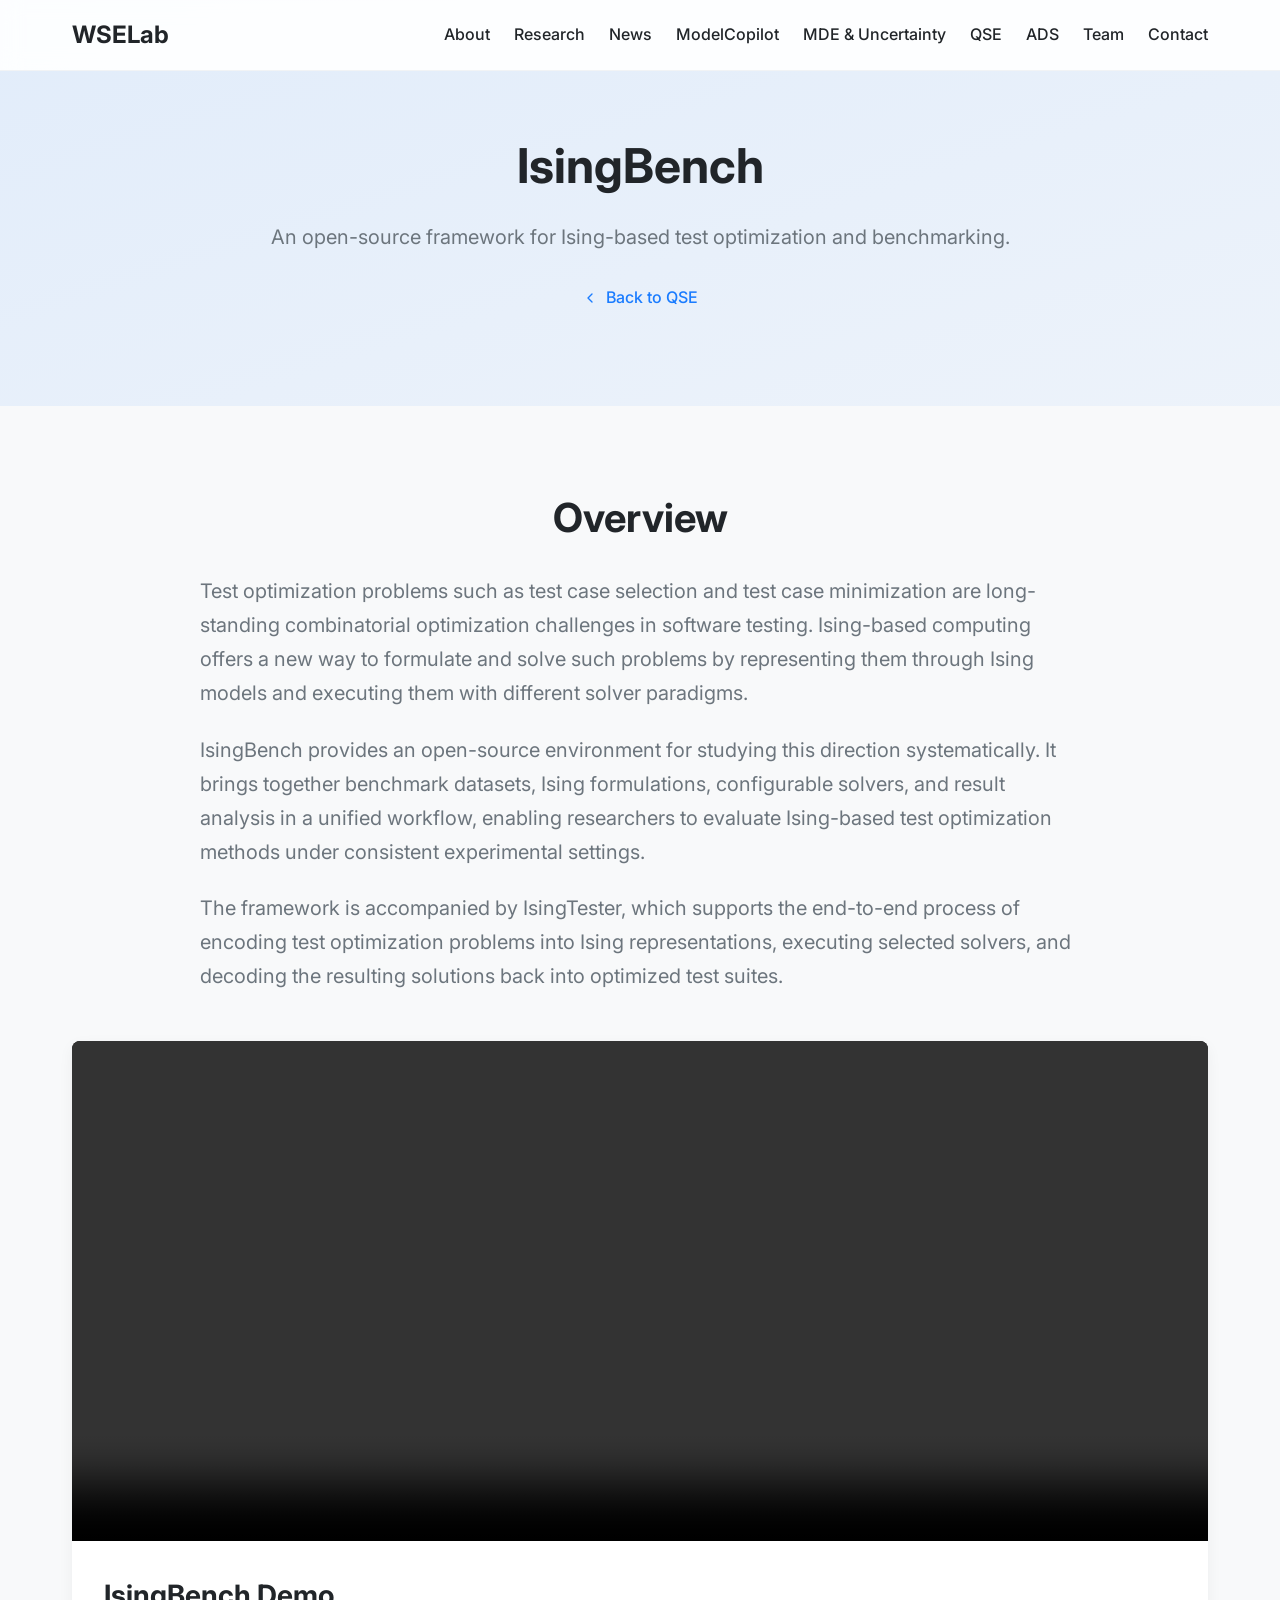
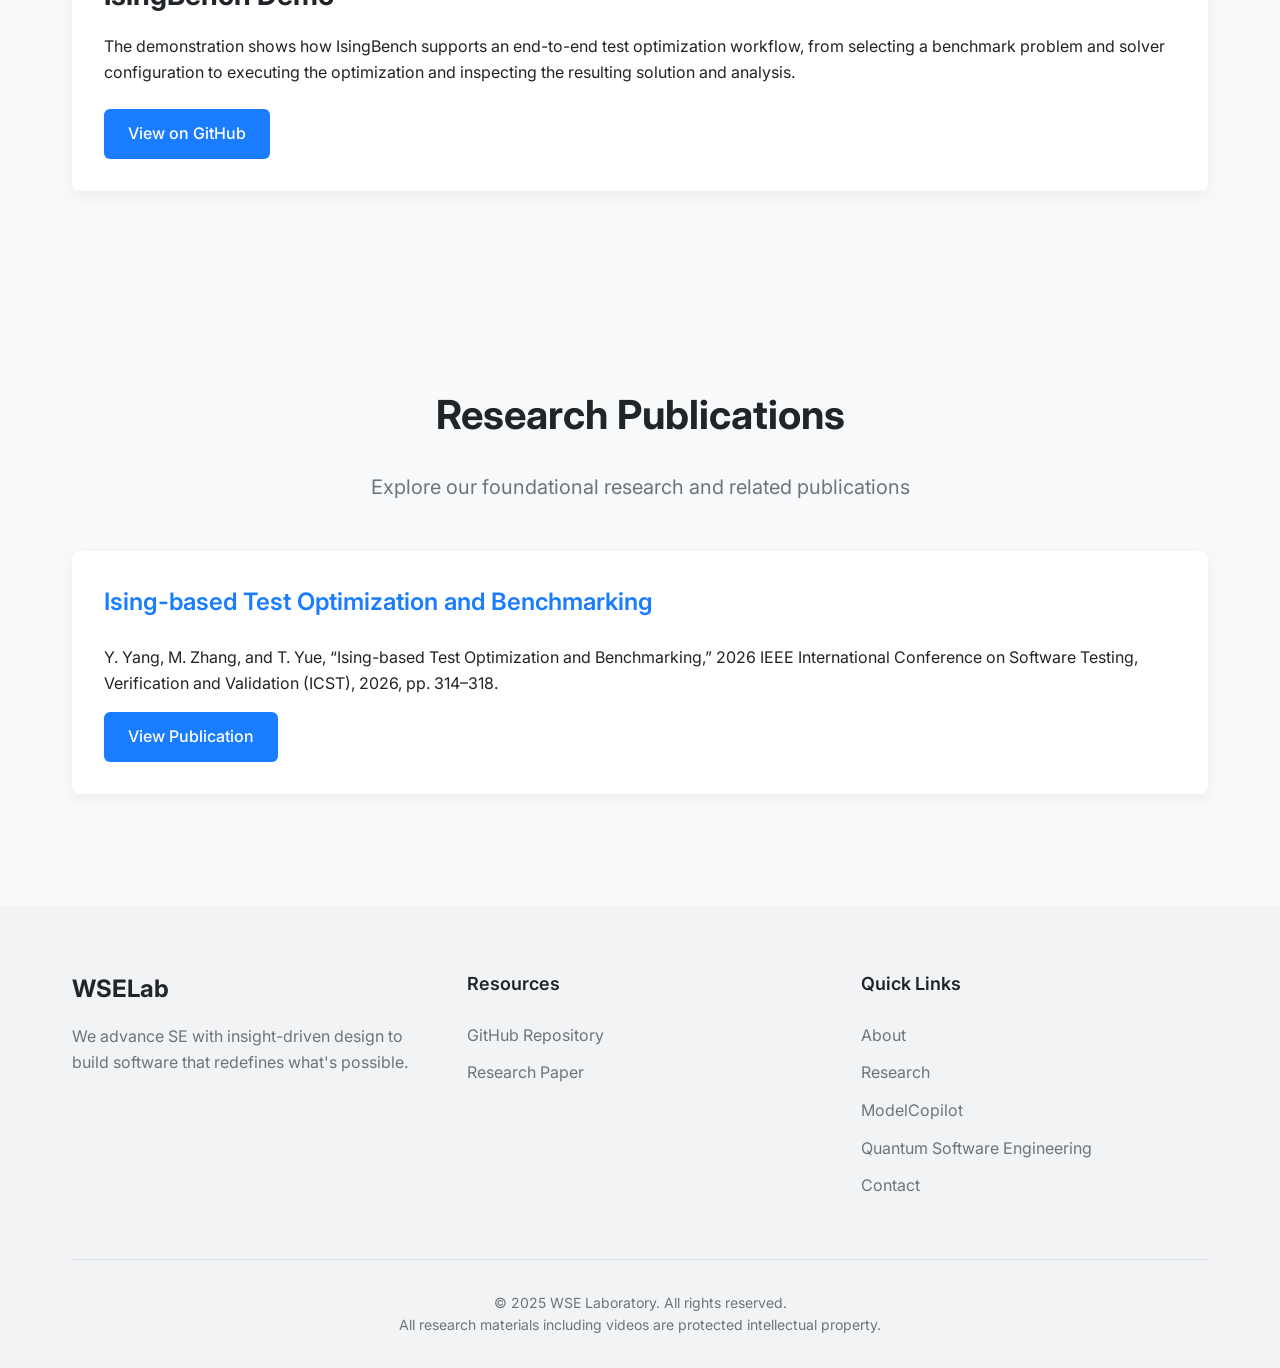
<file: isingbench.html>
<!DOCTYPE html>
<html lang="en">
<head>
  <meta charset="UTF-8" />
  <meta name="viewport" content="width=device-width, initial-scale=1.0" />
  <title>IsingBench - WSE Laboratory</title>
  <meta name="description" content="IsingBench at WSE Laboratory" />
  <meta name="author" content="WSE Laboratory" />
  <link rel="stylesheet" href="https://fonts.googleapis.com/css2?family=Inter:wght@300;400;500;600;700&display=swap">

  <style>
    :root {
      --accent-color: #1a7cff;
      --accent-light: #3d8cfa;
      --neutral-50: #f8f9fa;
      --neutral-100: #f1f3f5;
      --neutral-300: #dee2e6;
      --neutral-800: #343a40;
      --text-color: #212529;
      --text-muted: #6c757d;
    }

    * { box-sizing: border-box; margin: 0; padding: 0; }
    html { scroll-behavior: smooth; }
    body {
      font-family: 'Inter', sans-serif;
      line-height: 1.6;
      color: var(--text-color);
      background-color: var(--neutral-50);
    }
    a { color: var(--accent-color); text-decoration: none; }
    a:hover { text-decoration: underline; }
    .container { width: 100%; max-width: 1200px; padding: 0 2rem; margin: 0 auto; }

    .btn {
      display: inline-block;
      padding: 0.75rem 1.5rem;
      font-weight: 500;
      border-radius: 0.375rem;
      cursor: pointer;
      transition: all 0.3s ease;
    }
    .btn-primary { background-color: var(--accent-color); color: white; border: none; }
    .btn-primary:hover { background-color: var(--accent-light); text-decoration: none; }
    .btn-secondary { background-color: transparent; color: var(--text-color); border: 1px solid var(--neutral-300); }
    .btn-secondary:hover { background-color: var(--neutral-100); text-decoration: none; }

    .navbar {
      position: fixed;
      top: 0; left: 0; right: 0;
      z-index: 1000;
      padding: 1rem 0;
      background-color: rgba(255, 255, 255, 0.9);
      backdrop-filter: blur(10px);
      -webkit-backdrop-filter: blur(10px);
      border-bottom: 1px solid var(--neutral-100);
      transition: all 0.3s ease;
    }
    .navbar.scrolled { padding: 0.5rem 0; box-shadow: 0 2px 10px rgba(0, 0, 0, 0.05); }
    .navbar-container { display: flex; justify-content: space-between; align-items: center; }
    .navbar-logo { font-weight: 700; font-size: 1.5rem; color: var(--text-color); }
    .navbar-links { display: flex; gap: 1.5rem; }
    .navbar-link { color: var(--text-color); font-weight: 500; }
    .mobile-menu-btn { display: none; background: none; border: none; font-size: 1.5rem; cursor: pointer; }

    .page-header {
      padding: 8rem 0 4rem;
      background: linear-gradient(to bottom right, rgba(26, 124, 255, 0.1), rgba(26, 124, 255, 0.05));
      text-align: center;
    }
    .page-title { font-size: 3rem; font-weight: 700; margin-bottom: 1rem; }
    .page-description {
      font-size: 1.25rem;
      color: var(--text-muted);
      max-width: 850px;
      margin: 0 auto 2rem;
      text-align: center;
    }
    .back-link { display: inline-flex; align-items: center; margin-bottom: 2rem; font-weight: 500; }
    .back-link svg { margin-right: 0.5rem; }

    .section { padding: 5rem 0; }
    .section-title { font-size: 2.5rem; font-weight: 700; margin-bottom: 1.5rem; text-align: center; }
    .section-subtitle {
      font-size: 1.25rem;
      color: var(--text-muted);
      text-align: center;
      max-width: 42rem;
      margin: 0 auto 3rem;
    }
    .section-subtitle-overview {
      font-size: 1.25rem;
      color: var(--text-muted);
      max-width: 55rem;
      margin: 0 auto 3rem;
    }
    .overview-container { max-width: 1000px; margin: 0 auto 3rem; text-align: left; }
    .overview-container p { width: 100%; line-height: 1.7; margin-bottom: 1.4rem; hyphens: auto; }

    .research-card {
      background-color: white;
      border-radius: 0.5rem;
      overflow: hidden;
      box-shadow: 0 5px 15px rgba(0, 0, 0, 0.05);
      margin-bottom: 2rem;
      position: relative;
    }
    .research-card-image {
      width: 100%;
      height: 500px;
      object-fit: cover;
      background-color: #f0f5ff;
      display: flex;
      align-items: center;
      justify-content: center;
      color: var(--accent-color);
      font-size: 3rem;
      position: relative;
    }
    .research-card-image video { width: 100%; height: 100%; object-fit: contain; background: #000; }
    .research-card-content { padding: 2rem; }
    .research-card-title { font-size: 1.75rem; font-weight: 700; margin-bottom: 1rem; }
    .research-card-text { margin-bottom: 1.5rem; }

    .setup-steps {
      background-color: white;
      border-radius: 0.5rem;
      padding: 2rem;
      box-shadow: 0 5px 15px rgba(0, 0, 0, 0.05);
      margin: 2rem 0;
    }
    .step-title { font-size: 1.5rem; font-weight: 600; margin-bottom: 1.5rem; color: var(--accent-color); }
    .reference-item {
      margin-bottom: 1.5rem;
      padding-bottom: 1.5rem;
      border-bottom: 1px solid var(--neutral-300);
      scroll-margin-top: 100px;
    }
    .reference-item:last-child { border-bottom: none; margin-bottom: 0; padding-bottom: 0; }
    .reference-title { font-size: 1.25rem; font-weight: 600; margin-bottom: 0.5rem; }
    .reference-authors { font-style: italic; color: var(--text-muted); margin-bottom: 0.5rem; }
    .reference-details { margin-bottom: 0.5rem; }

    .footer { background-color: var(--neutral-100); padding: 4rem 0 2rem; }
    .footer-content {
      display: grid;
      grid-template-columns: repeat(auto-fit, minmax(250px, 1fr));
      gap: 3rem;
      margin-bottom: 3rem;
    }
    .footer-logo { font-size: 1.5rem; font-weight: 700; margin-bottom: 1rem; }
    .footer-description { margin-bottom: 1.5rem; color: var(--text-muted); }
    .footer-heading { font-size: 1.125rem; font-weight: 600; margin-bottom: 1.5rem; }
    .footer-links { list-style-type: none; }
    .footer-item { margin-bottom: 0.75rem; }
    .footer-link { color: var(--text-muted); transition: color 0.3s ease; }
    .footer-link:hover { color: var(--accent-color); }
    .footer-bottom {
      padding-top: 2rem;
      border-top: 1px solid var(--neutral-300);
      text-align: center;
      color: var(--text-muted);
      font-size: 0.875rem;
    }

    @media (max-width: 768px) {
      .page-title { font-size: 2.5rem; }
      .section-title { font-size: 2rem; }
      .navbar-links { display: none; }
      .mobile-menu-btn { display: block; }
      .navbar-links.active {
        display: flex;
        flex-direction: column;
        position: absolute;
        top: 100%;
        left: 0;
        right: 0;
        background-color: white;
        padding: 1rem;
        box-shadow: 0 10px 15px rgba(0, 0, 0, 0.1);
        border-top: 1px solid var(--neutral-100);
      }
      .research-card-image { height: auto; min-height: 300px; }
    }
  </style>
</head>
<body>
<header class="navbar">
  <div class="container navbar-container">
    <a href="index.html" class="navbar-logo">WSELab</a>
    <nav class="navbar-links">
      <a href="index.html#about" class="navbar-link">About</a>
      <a href="index.html#research" class="navbar-link">Research</a>
      <a href="news.html" class="navbar-link">News</a>
      <a href="model-copilot.html" class="navbar-link">ModelCopilot</a>
      <a href="mde-uncertainty.html" class="navbar-link">MDE &amp; Uncertainty</a>
      <a href="QSE.html" class="navbar-link">QSE</a>
      <a href="ADS.html" class="navbar-link">ADS</a>
      <a href="index.html#team" class="navbar-link">Team</a>
      <a href="index.html#contact" class="navbar-link">Contact</a>
    </nav>
    <button class="mobile-menu-btn" type="button" aria-label="Toggle navigation">☰</button>
  </div>
</header>

<section class="page-header">
  <div class="container">
    <h1 class="page-title">IsingBench</h1>
    <p class="page-description">
      An open-source framework for Ising-based test optimization and benchmarking.
    </p>
    <a href="QSE.html" class="back-link">
      <svg xmlns="http://www.w3.org/2000/svg" width="16" height="16" viewBox="0 0 24 24" fill="none" stroke="currentColor" stroke-width="2" stroke-linecap="round" stroke-linejoin="round">
        <path d="M15 18l-6-6 6-6"></path>
      </svg>
      Back to QSE
    </a>
  </div>
</section>

<section class="section">
  <div class="container">
    <h2 class="section-title">Overview</h2>
    <div class="overview-container">
      <p class="section-subtitle-overview">
        Test optimization problems such as test case selection and test case minimization are long-standing combinatorial optimization challenges in software testing. Ising-based computing offers a new way to formulate and solve such problems by representing them through Ising models and executing them with different solver paradigms.
      </p>
      <p class="section-subtitle-overview">
        IsingBench provides an open-source environment for studying this direction systematically. It brings together benchmark datasets, Ising formulations, configurable solvers, and result analysis in a unified workflow, enabling researchers to evaluate Ising-based test optimization methods under consistent experimental settings.
      </p>
      <p class="section-subtitle-overview">
        The framework is accompanied by IsingTester, which supports the end-to-end process of encoding test optimization problems into Ising representations, executing selected solvers, and decoding the resulting solutions back into optimized test suites.
      </p>
    </div>

    <div class="research-card">
      <div class="research-card-image">
        <video id="protectedVideo" controls preload="metadata">
          <source src="https://raw.githubusercontent.com/WSE-Lab/IsingBench/main/demonstration.mp4" type="video/mp4">
          Your browser does not support the video tag.
        </video>
      </div>
      <div class="research-card-content">
        <h3 class="research-card-title">IsingBench Demo</h3>
        <p class="research-card-text">
          The demonstration shows how IsingBench supports an end-to-end test optimization workflow, from selecting a benchmark problem and solver configuration to executing the optimization and inspecting the resulting solution and analysis.
        </p>
        <a href="https://github.com/WSE-Lab/IsingBench" class="btn btn-primary" target="_blank" rel="noopener noreferrer">View on GitHub</a>
      </div>
    </div>
  </div>
</section>

<section class="section">
  <div class="container">
    <h2 class="section-title">Research Publications</h2>
    <p class="section-subtitle">Explore our foundational research and related publications</p>

    <div class="setup-steps">
      <h3 class="step-title">Ising-based Test Optimization and Benchmarking</h3>
      <p>
        Y. Yang, M. Zhang, and T. Yue, “Ising-based Test Optimization and Benchmarking,” 2026 IEEE International Conference on Software Testing, Verification and Validation (ICST), 2026, pp. 314–318.
      </p>
      <a href="https://ieeexplore.ieee.org/abstract/document/11600467/" class="btn btn-primary" style="margin-top: 1rem;" target="_blank" rel="noopener noreferrer">
        View Publication
      </a>
    </div>
  </div>
</section>

<footer class="footer">
  <div class="container">
    <div class="footer-content">
      <div>
        <div class="footer-logo">WSELab</div>
        <p class="footer-description">We advance SE with insight-driven design to build software that redefines what's possible.</p>
      </div>
      <div>
        <h3 class="footer-heading">Resources</h3>
        <ul class="footer-links">
          <li class="footer-item"><a href="https://github.com/WSE-Lab/IsingBench" class="footer-link">GitHub Repository</a></li>
          <li class="footer-item"><a href="https://ieeexplore.ieee.org/abstract/document/11600467/" class="footer-link">Research Paper</a></li>
        </ul>
      </div>
      <div>
        <h3 class="footer-heading">Quick Links</h3>
        <ul class="footer-links">
          <li class="footer-item"><a href="index.html#about" class="footer-link">About</a></li>
          <li class="footer-item"><a href="index.html#research" class="footer-link">Research</a></li>
          <li class="footer-item"><a href="model-copilot.html" class="footer-link">ModelCopilot</a></li>
          <li class="footer-item"><a href="QSE.html" class="footer-link">Quantum Software Engineering</a></li>
          <li class="footer-item"><a href="index.html#contact" class="footer-link">Contact</a></li>
        </ul>
      </div>
    </div>
    <div class="footer-bottom">
      <p>&copy; 2025 WSE Laboratory. All rights reserved.</p>
      <p>All research materials including videos are protected intellectual property.</p>
    </div>
  </div>
</footer>

<script>
  document.addEventListener('DOMContentLoaded', function() {
    const navbar = document.querySelector('.navbar');
    window.addEventListener('scroll', () => {
      if (window.scrollY > 50) navbar.classList.add('scrolled');
      else navbar.classList.remove('scrolled');
    });

    const mobileMenuBtn = document.querySelector('.mobile-menu-btn');
    const navbarLinks = document.querySelector('.navbar-links');
    mobileMenuBtn.addEventListener('click', () => navbarLinks.classList.toggle('active'));
    document.querySelectorAll('.navbar-link').forEach(link => {
      link.addEventListener('click', () => navbarLinks.classList.remove('active'));
    });
  });
</script>
</body>
</html>
</file>
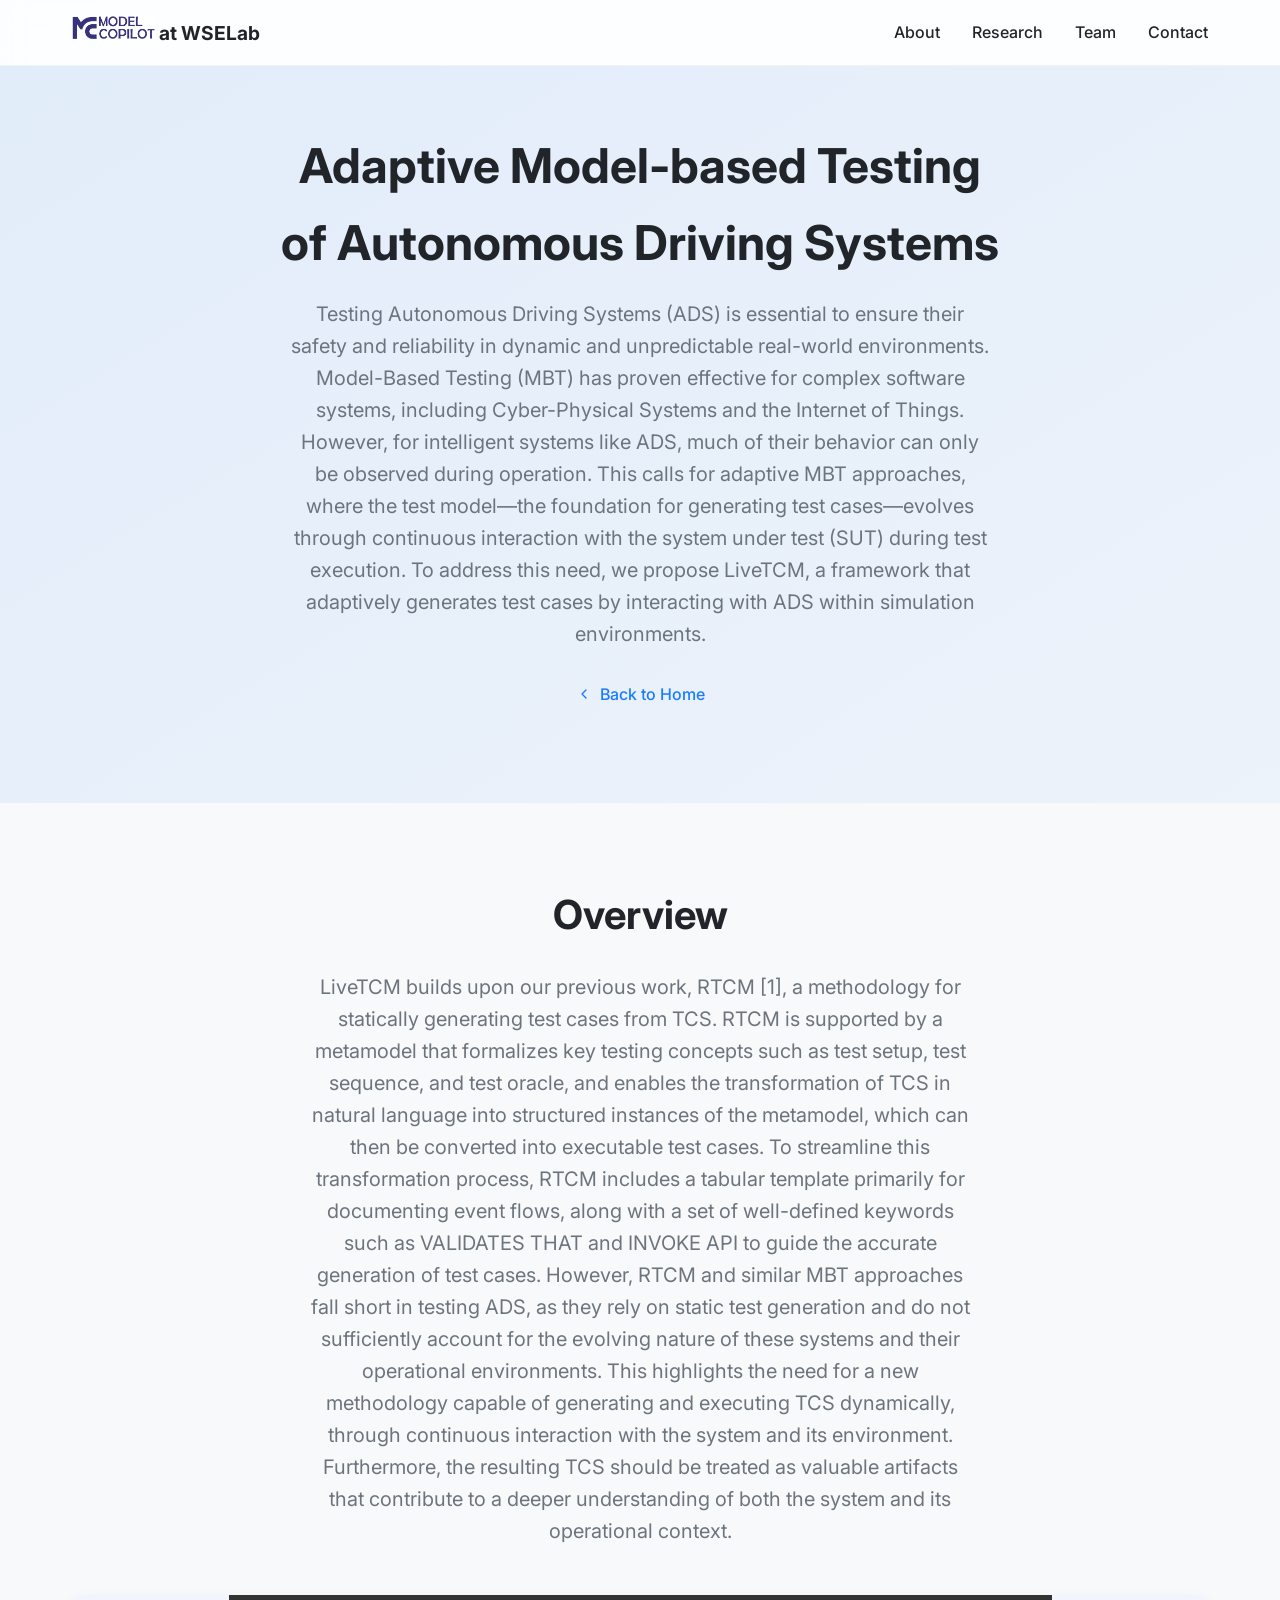
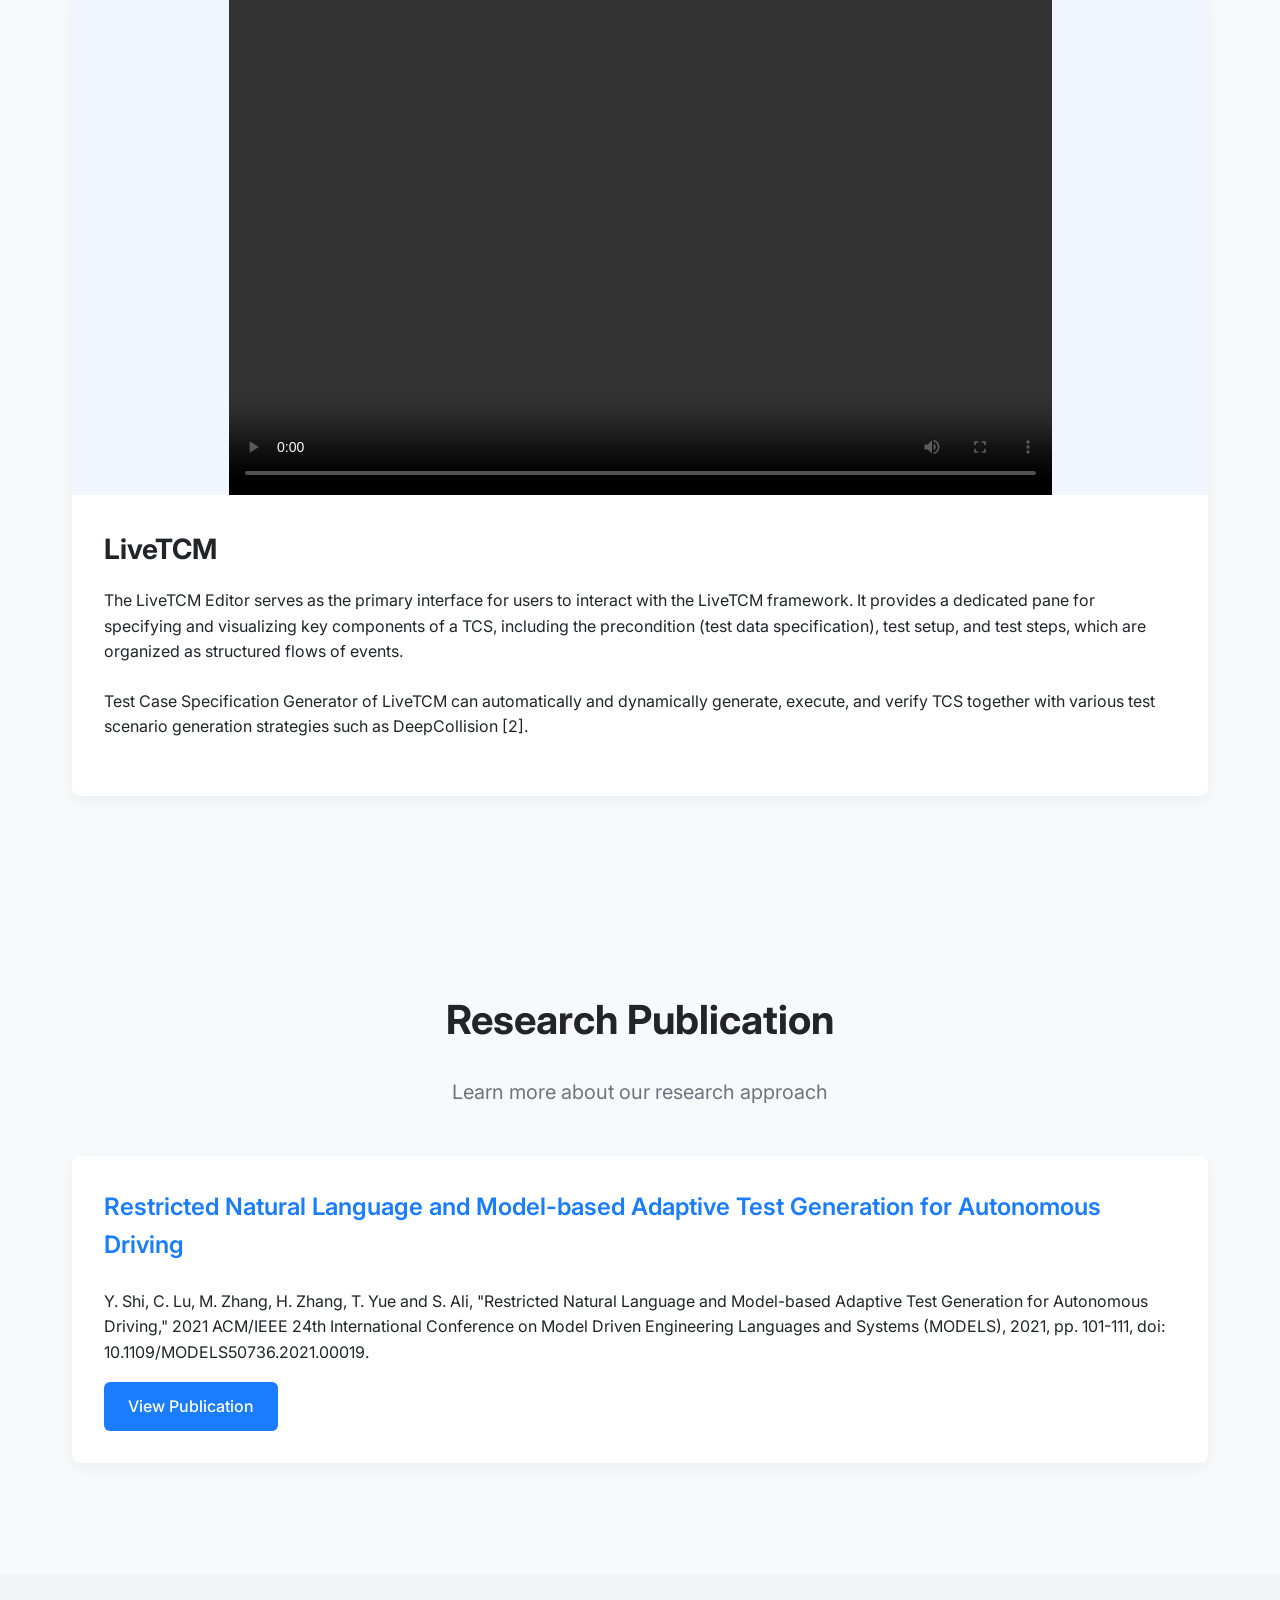
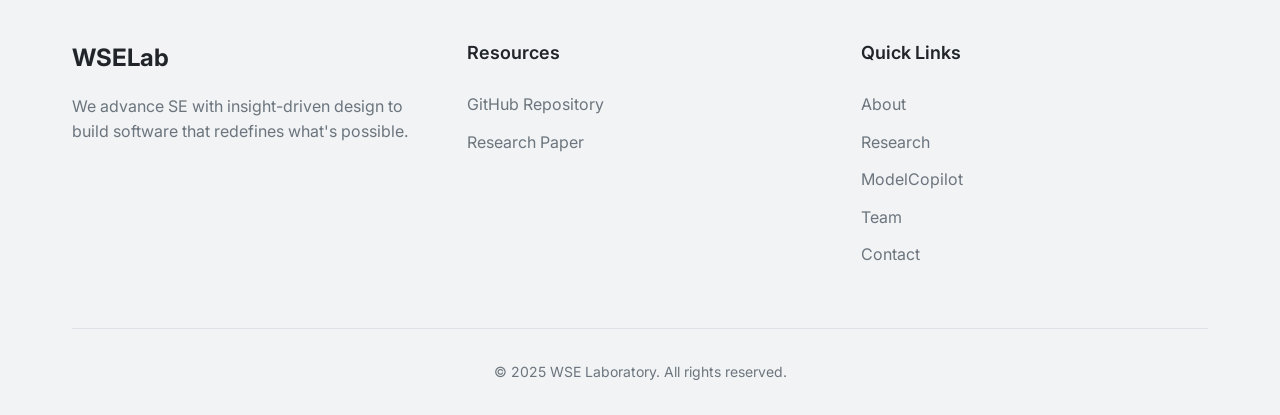
<file: liveTCM.html>
<!DOCTYPE html>
<html lang="en">
<head>
  <meta charset="UTF-8" />
  <meta name="viewport" content="width=device-width, initial-scale=1.0" />
  <title>LiveTCM - WSE Laboratory</title>
  <meta name="description" content="LiveTCM at WSE Laboratory" />
  <meta name="author" content="Man Zhang and Lovable" />

  <!-- Font import -->
  <link rel="stylesheet" href="https://fonts.googleapis.com/css2?family=Inter:wght@300;400;500;600;700&display=swap">

  <!-- Custom CSS -->
  <style>
    :root {
      --accent-color: #1a7cff;
      --accent-light: #3d8cfa;
      --neutral-50: #f8f9fa;
      --neutral-100: #f1f3f5;
      --neutral-300: #dee2e6;
      --neutral-800: #343a40;
      --text-color: #212529;
      --text-muted: #6c757d;
    }

    * {
      box-sizing: border-box;
      margin: 0;
      padding: 0;
    }

    html {
      scroll-behavior: smooth;
    }

    body {
      font-family: 'Inter', sans-serif;
      line-height: 1.6;
      color: var(--text-color);
      background-color: var(--neutral-50);
    }

    a {
      color: var(--accent-color);
      text-decoration: none;
    }

    a:hover {
      text-decoration: underline;
    }

    .container {
      width: 100%;
      max-width: 1200px;
      padding: 0 2rem;
      margin: 0 auto;
    }

    .btn {
      display: inline-block;
      padding: 0.75rem 1.5rem;
      font-weight: 500;
      border-radius: 0.375rem;
      cursor: pointer;
      transition: all 0.3s ease;
    }

    .btn-primary {
      background-color: var(--accent-color);
      color: white;
      border: none;
    }

    .btn-primary:hover {
      background-color: var(--accent-light);
      text-decoration: none;
    }

    .btn-secondary {
      background-color: transparent;
      color: var(--text-color);
      border: 1px solid var(--neutral-300);
    }

    .btn-secondary:hover {
      background-color: var(--neutral-100);
      text-decoration: none;
    }

    /* Navbar */
    .navbar {
      position: fixed;
      top: 0;
      left: 0;
      right: 0;
      z-index: 1000;
      padding: 1rem 0;
      background-color: rgba(255, 255, 255, 0.9);
      backdrop-filter: blur(10px);
      -webkit-backdrop-filter: blur(10px);
      border-bottom: 1px solid var(--neutral-100);
      transition: all 0.3s ease;
    }

    .navbar.scrolled {
      padding: 0.5rem 0;
      box-shadow: 0 2px 10px rgba(0, 0, 0, 0.05);
    }

    .navbar-container {
      display: flex;
      justify-content: space-between;
      align-items: center;
    }

    .navbar-logo-container{
      justify-content: flex-start;
    }

    .navbar-logo {
      font-weight: 700;
      font-size: 1.2rem;
      color: var(--text-color);
    }

    .navbar-links {
      display: flex;
      gap: 2rem;
    }

    .navbar-link {
      color: var(--text-color);
      font-weight: 500;
    }

    .mobile-menu-btn {
      display: none;
      background: none;
      border: none;
      font-size: 1.5rem;
      cursor: pointer;
    }

    /* Page header */
    .page-header {
      padding: 8rem 0 4rem;
      background: linear-gradient(to bottom right, rgba(26, 124, 255, 0.1), rgba(26, 124, 255, 0.05));
      text-align: center;
    }

    .page-title {
      font-size: 3rem;
      font-weight: 700;
      margin-bottom: 1rem;
    }

    .page-description {
      font-size: 1.25rem;
      color: var(--text-muted);
      max-width: 700px;
      margin: 0 auto 2rem;
    }

    /* Research content */
    .section {
      padding: 5rem 0;
    }

    .section-title {
      font-size: 2.5rem;
      font-weight: 700;
      margin-bottom: 1.5rem;
      text-align: center;
    }

    .section-subtitle {
      font-size: 1.25rem;
      color: var(--text-muted);
      text-align: center;
      max-width: 42rem;
      margin: 0 auto 3rem;
    }

    .research-card {
      background-color: white;
      border-radius: 0.5rem;
      overflow: hidden;
      box-shadow: 0 5px 15px rgba(0, 0, 0, 0.05);
      margin-bottom: 2rem;
    }

    .research-card-image {
      width: 100%;
      height: 500px;
      object-fit: cover;
      background-color: #f0f5ff;
      display: flex;
      align-items: center;
      justify-content: center;
      color: var(--accent-color);
      font-size: 3rem;
    }

    .research-card-content {
      padding: 2rem;
    }

    .research-card-title {
      font-size: 1.75rem;
      font-weight: 700;
      margin-bottom: 1rem;
    }

    .research-card-text {
      margin-bottom: 1.5rem;
    }

    .feature-grid {
      display: grid;
      grid-template-columns: repeat(auto-fit, minmax(300px, 1fr));
      gap: 2rem;
      margin: 3rem 0;
    }

    .feature-card {
      background-color: white;
      border-radius: 0.5rem;
      padding: 1.5rem;
      box-shadow: 0 5px 15px rgba(0, 0, 0, 0.05);
    }

    .feature-title {
      font-size: 1.5rem;
      font-weight: 600;
      margin-bottom: 1rem;
      color: var(--accent-color);
    }

    .feature-image {
      width: 100%;
      border-radius: 0.5rem;
      margin-bottom: 1rem;
      max-height: 300px;
      object-fit: cover;
    }

    .feature-description {
      margin-bottom: 1rem;
    }

    .setup-steps {
      background-color: white;
      border-radius: 0.5rem;
      padding: 2rem;
      box-shadow: 0 5px 15px rgba(0, 0, 0, 0.05);
      margin: 2rem 0;
    }

    .step-title {
      font-size: 1.5rem;
      font-weight: 600;
      margin-bottom: 1.5rem;
      color: var(--accent-color);
    }

    .step-content {
      margin-bottom: 1.5rem;
    }

    .code-block {
      background-color: #2d2d2d;
      color: #f8f8f2;
      padding: 1rem;
      border-radius: 0.5rem;
      font-family: monospace;
      overflow-x: auto;
      margin: 1rem 0;
    }

    .note {
      background-color: #e6f7ff;
      border-left: 4px solid var(--accent-color);
      padding: 1rem;
      margin: 1rem 0;
      border-radius: 0 0.5rem 0.5rem 0;
    }

    /* Back link */
    .back-link {
      display: inline-flex;
      align-items: center;
      margin-bottom: 2rem;
      font-weight: 500;
    }

    .back-link svg {
      margin-right: 0.5rem;
    }

    /* Footer */
    .footer {
      background-color: var(--neutral-100);
      padding: 4rem 0 2rem;
    }

    .footer-content {
      display: grid;
      grid-template-columns: repeat(auto-fit, minmax(250px, 1fr));
      gap: 3rem;
      margin-bottom: 3rem;
    }

    .footer-brand {
      display: flex;
      flex-direction: column;
    }

    .footer-logo {
      font-size: 1.5rem;
      font-weight: 700;
      margin-bottom: 1rem;
    }

    .footer-description {
      margin-bottom: 1.5rem;
      color: var(--text-muted);
    }

    .footer-heading {
      font-size: 1.125rem;
      font-weight: 600;
      margin-bottom: 1.5rem;
    }

    .footer-links {
      list-style-type: none;
    }

    .footer-item {
      margin-bottom: 0.75rem;
    }

    .footer-link {
      color: var(--text-muted);
      transition: color 0.3s ease;
    }

    .footer-link:hover {
      color: var(--accent-color);
    }

    .footer-bottom {
      padding-top: 2rem;
      border-top: 1px solid var(--neutral-300);
      text-align: center;
      color: var(--text-muted);
      font-size: 0.875rem;
    }

    .modelcopilot-icon {
      width: 5.16rem;
      height: 1.5rem;
    }

    /* Responsive */
    @media (max-width: 768px) {
      .page-title {
        font-size: 2.5rem;
      }

      .section-title {
        font-size: 2rem;
      }

      .navbar-links {
        display: none;
      }

      .mobile-menu-btn {
        display: block;
      }

      .navbar-links.active {
        display: flex;
        flex-direction: column;
        position: absolute;
        top: 100%;
        left: 0;
        right: 0;
        background-color: white;
        padding: 1rem;
        box-shadow: 0 10px 15px rgba(0, 0, 0, 0.1);
        border-top: 1px solid var(--neutral-100);
      }
    }
  </style>
</head>
<body>
<!-- Navbar -->
<header class="navbar">
  <div class="container navbar-container">

    <div class="navbar-logo-container">
      <img src="imgs/modelcopilot-icon.png" class="modelcopilot-icon" alt="ModelCopilot Icon">
      <a href="index.html" class="navbar-logo"> at WSELab</a>
    </div>


    <nav class="navbar-links">
      <a href="index.html#about" class="navbar-link">About</a>
      <a href="index.html#research" class="navbar-link">Research</a>
      <!--          <a href="index.html#publications" class="navbar-link">Publications</a>-->
      <a href="index.html#team" class="navbar-link">Team</a>
      <a href="index.html#contact" class="navbar-link">Contact</a>
    </nav>
    <button class="mobile-menu-btn">
      ☰
    </button>
  </div>
</header>

<!-- Page Header -->
<section class="page-header">
  <div class="container">
    <h1 class="page-title">Adaptive Model-based Testing <br> of Autonomous Driving Systems</h1>
    <p class="page-description">
      Testing Autonomous Driving Systems (ADS) is essential to ensure their safety and reliability in dynamic and unpredictable real-world environments.
      Model-Based Testing (MBT) has proven effective for complex software systems, including Cyber-Physical Systems and the Internet of Things.
      However, for intelligent systems like ADS, much of their behavior can only be observed during operation.
      This calls for adaptive MBT approaches, where the test model—the foundation for generating test cases—evolves through continuous interaction with the system under test (SUT) during test execution.
      To address this need, we propose LiveTCM, a framework that adaptively generates test cases by interacting with ADS within simulation environments.
    </p>
    <a href="index.html" class="back-link">
      <svg xmlns="http://www.w3.org/2000/svg" width="16" height="16" viewBox="0 0 24 24" fill="none" stroke="currentColor" stroke-width="2" stroke-linecap="round" stroke-linejoin="round">
        <path d="M15 18l-6-6 6-6"></path>
      </svg>
      Back to Home
    </a>
  </div>
</section>

<!-- Overview Section -->
<section class="section">
  <div class="container">
    <h2 class="section-title"> Overview</h2>
    <p class="section-subtitle">
      LiveTCM builds upon our previous work, RTCM [1], a methodology for statically generating test cases from TCS. 
      RTCM is supported by a metamodel that formalizes key testing concepts such as test setup, test sequence, and test oracle, and enables the transformation of TCS in natural language into structured instances of the metamodel, which can then be converted into executable test cases.
      To streamline this transformation process, RTCM includes a tabular template primarily for documenting event flows, along with a set of well-defined keywords such as VALIDATES THAT and INVOKE API to guide the accurate generation of test cases.
      However, RTCM and similar MBT approaches fall short in testing ADS, as they rely on static test generation and do not sufficiently account for the evolving nature of these systems and their operational environments. 
      This highlights the need for a new methodology capable of generating and executing TCS dynamically, through continuous interaction with the system and its environment. 
      Furthermore, the resulting TCS should be treated as valuable artifacts that contribute to a deeper understanding of both the system and its operational context. </p>
    <div class="research-card">

      <div class="research-card-image">
        <!--            <span>demo video</span>-->
        <video width="823" height="500" controls>
          <source src="imgs/liveTCM-demo.mp4" type="video/mp4">
        </video>

      </div>
      <div class="research-card-content">
        <h3 class="research-card-title">LiveTCM</h3>
        <p class="research-card-text">
          The LiveTCM Editor serves as the primary interface for users to interact with the LiveTCM framework. 
          It provides a dedicated pane for specifying and visualizing key components of a TCS, including the precondition (test data specification), test setup, and test steps, which are organized as structured flows of events.
        </p>
        <p class="research-card-text">
         Test Case Specification Generator of LiveTCM can automatically and dynamically generate, execute, and verify TCS together with various test scenario generation strategies such as DeepCollision [2]. 
         </p>
      </div>
    </div>

  </div>
</section>

<!-- Publication Section -->
<section class="section">
  <div class="container">
    <h2 class="section-title">Research Publication</h2>
    <p class="section-subtitle">
      Learn more about our research approach
    </p>

    <div class="setup-steps">
      <h3 class="step-title">Restricted Natural Language and Model-based Adaptive Test Generation for Autonomous Driving</h3>
      <p>
        Y. Shi, C. Lu, M. Zhang, H. Zhang, T. Yue and S. Ali, "Restricted Natural Language and Model-based Adaptive Test Generation for Autonomous Driving,"
        2021 ACM/IEEE 24th International Conference on Model Driven Engineering Languages and Systems (MODELS), 2021, pp. 101-111,
        doi: 10.1109/MODELS50736.2021.00019.
      </p>
      <a href="https://doi.org/10.1109/MODELS50736.2021.00019" class="btn btn-primary" style="margin-top: 1rem;">
        View Publication
      </a>
    </div>
  </div>
</section>

<!-- Footer -->
<footer class="footer">
  <div class="container">
    <div class="footer-content">
      <div class="footer-brand">
        <div class="footer-logo">WSELab</div>
        <p class="footer-description">
          We advance SE with insight-driven design to build software that redefines what's possible.
        </p>
      </div>

      <div>
        <h3 class="footer-heading">Resources</h3>
        <ul class="footer-links">
          <li class="footer-item"><a href="https://github.com/WSE-Lab/LiveTCM" class="footer-link">GitHub Repository</a></li>
          <li class="footer-item"><a href="https://doi.org/10.1109/MODELS50736.2021.00019" class="footer-link">Research Paper</a></li>
        </ul>
      </div>

      <div>
        <h3 class="footer-heading">Quick Links</h3>
        <ul class="footer-links">
          <li class="footer-item"><a href="index.html#about" class="footer-link">About</a></li>
          <li class="footer-item"><a href="index.html#research" class="footer-link">Research</a></li>
          <li class="footer-item"><a href="model-copilot.html" class="footer-link">ModelCopilot</a></li>
          <li class="footer-item"><a href="index.html#team" class="footer-link">Team</a></li>
          <li class="footer-item"><a href="index.html#contact" class="footer-link">Contact</a></li>
        </ul>
      </div>
    </div>

    <div class="footer-bottom">
      <p>&copy; 2025 WSE Laboratory. All rights reserved.</p>
    </div>
  </div>
</footer>

<!-- Simple JavaScript -->
<script>
  // Navbar scroll effect
  const navbar = document.querySelector('.navbar');
  window.addEventListener('scroll', () => {
    if (window.scrollY > 50) {
      navbar.classList.add('scrolled');
    } else {
      navbar.classList.remove('scrolled');
    }
  });

  // Mobile menu toggle
  const mobileMenuBtn = document.querySelector('.mobile-menu-btn');
  const navbarLinks = document.querySelector('.navbar-links');

  mobileMenuBtn.addEventListener('click', () => {
    navbarLinks.classList.toggle('active');
  });

  // Close mobile menu when clicking on a link
  const navLinks = document.querySelectorAll('.navbar-link');
  navLinks.forEach(link => {
    link.addEventListener('click', () => {
      navbarLinks.classList.remove('active');
    });
  });
</script>
</body>
</html>
</file>
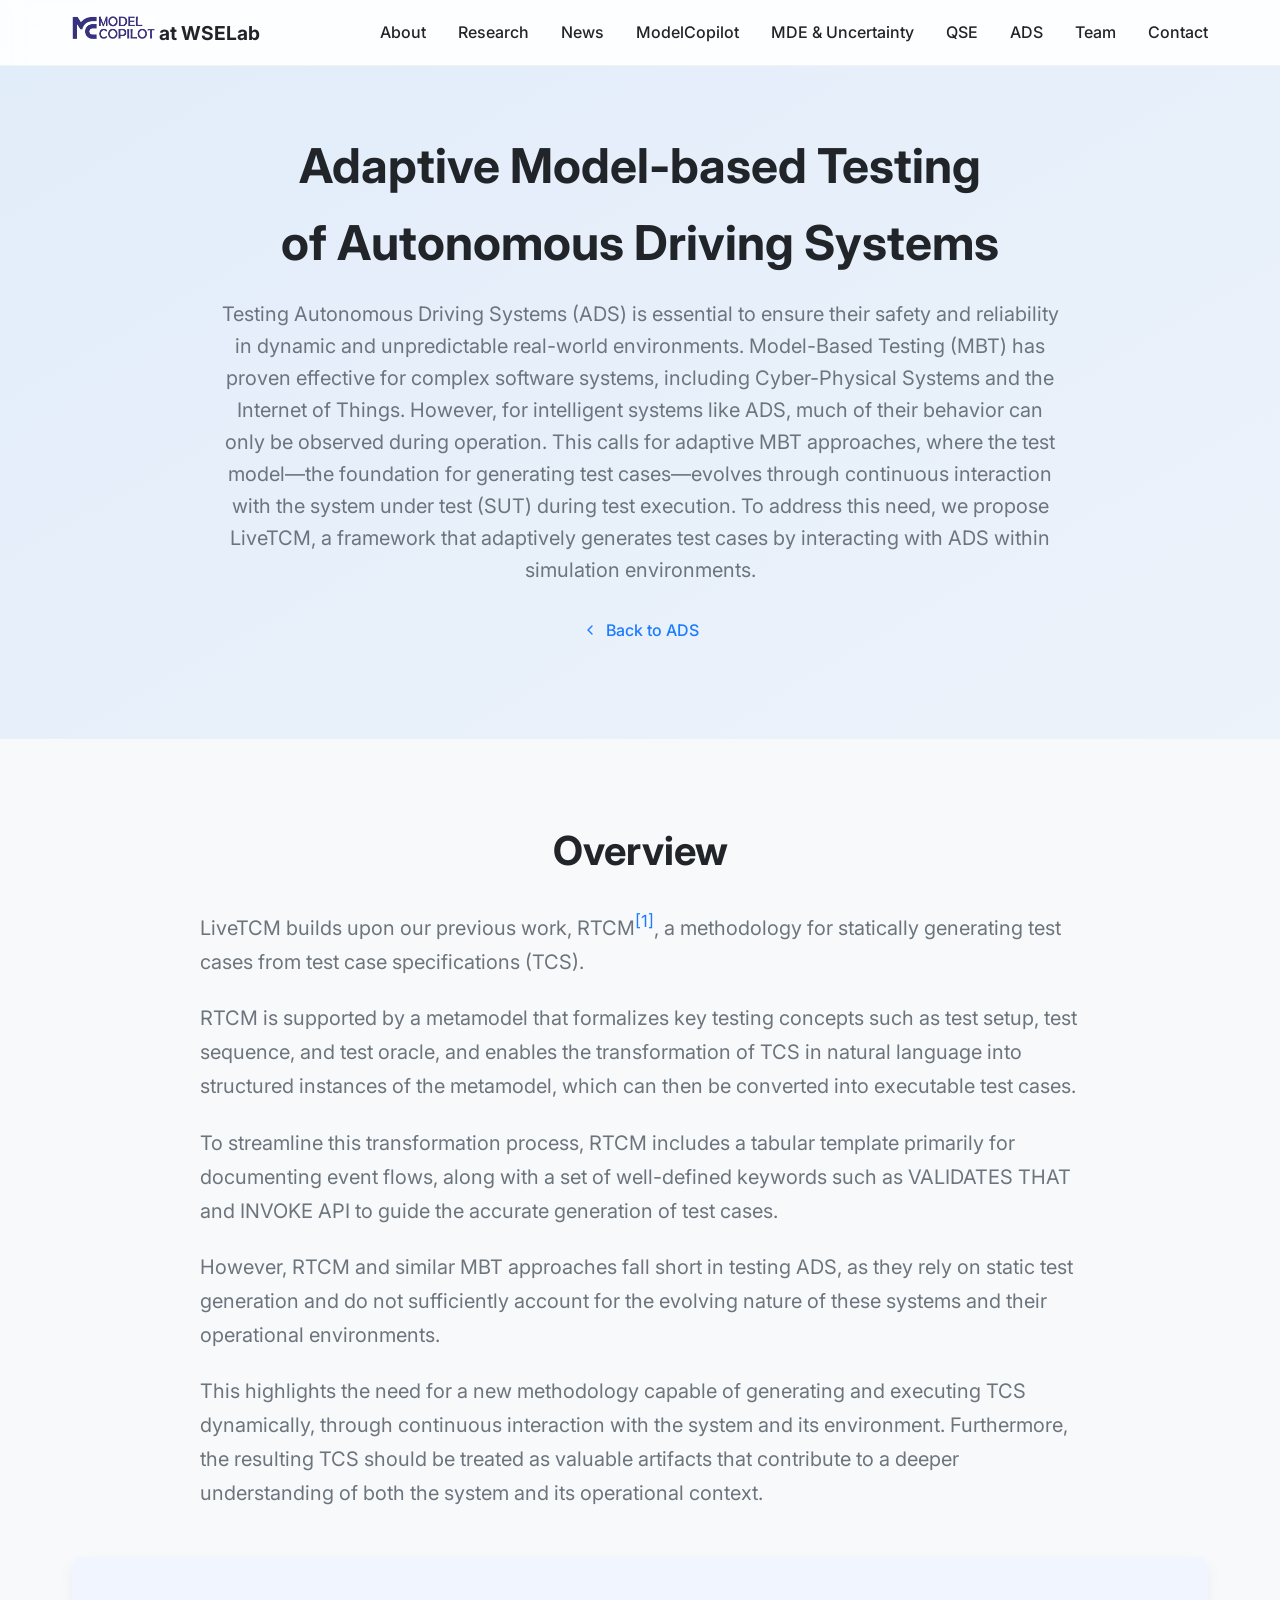
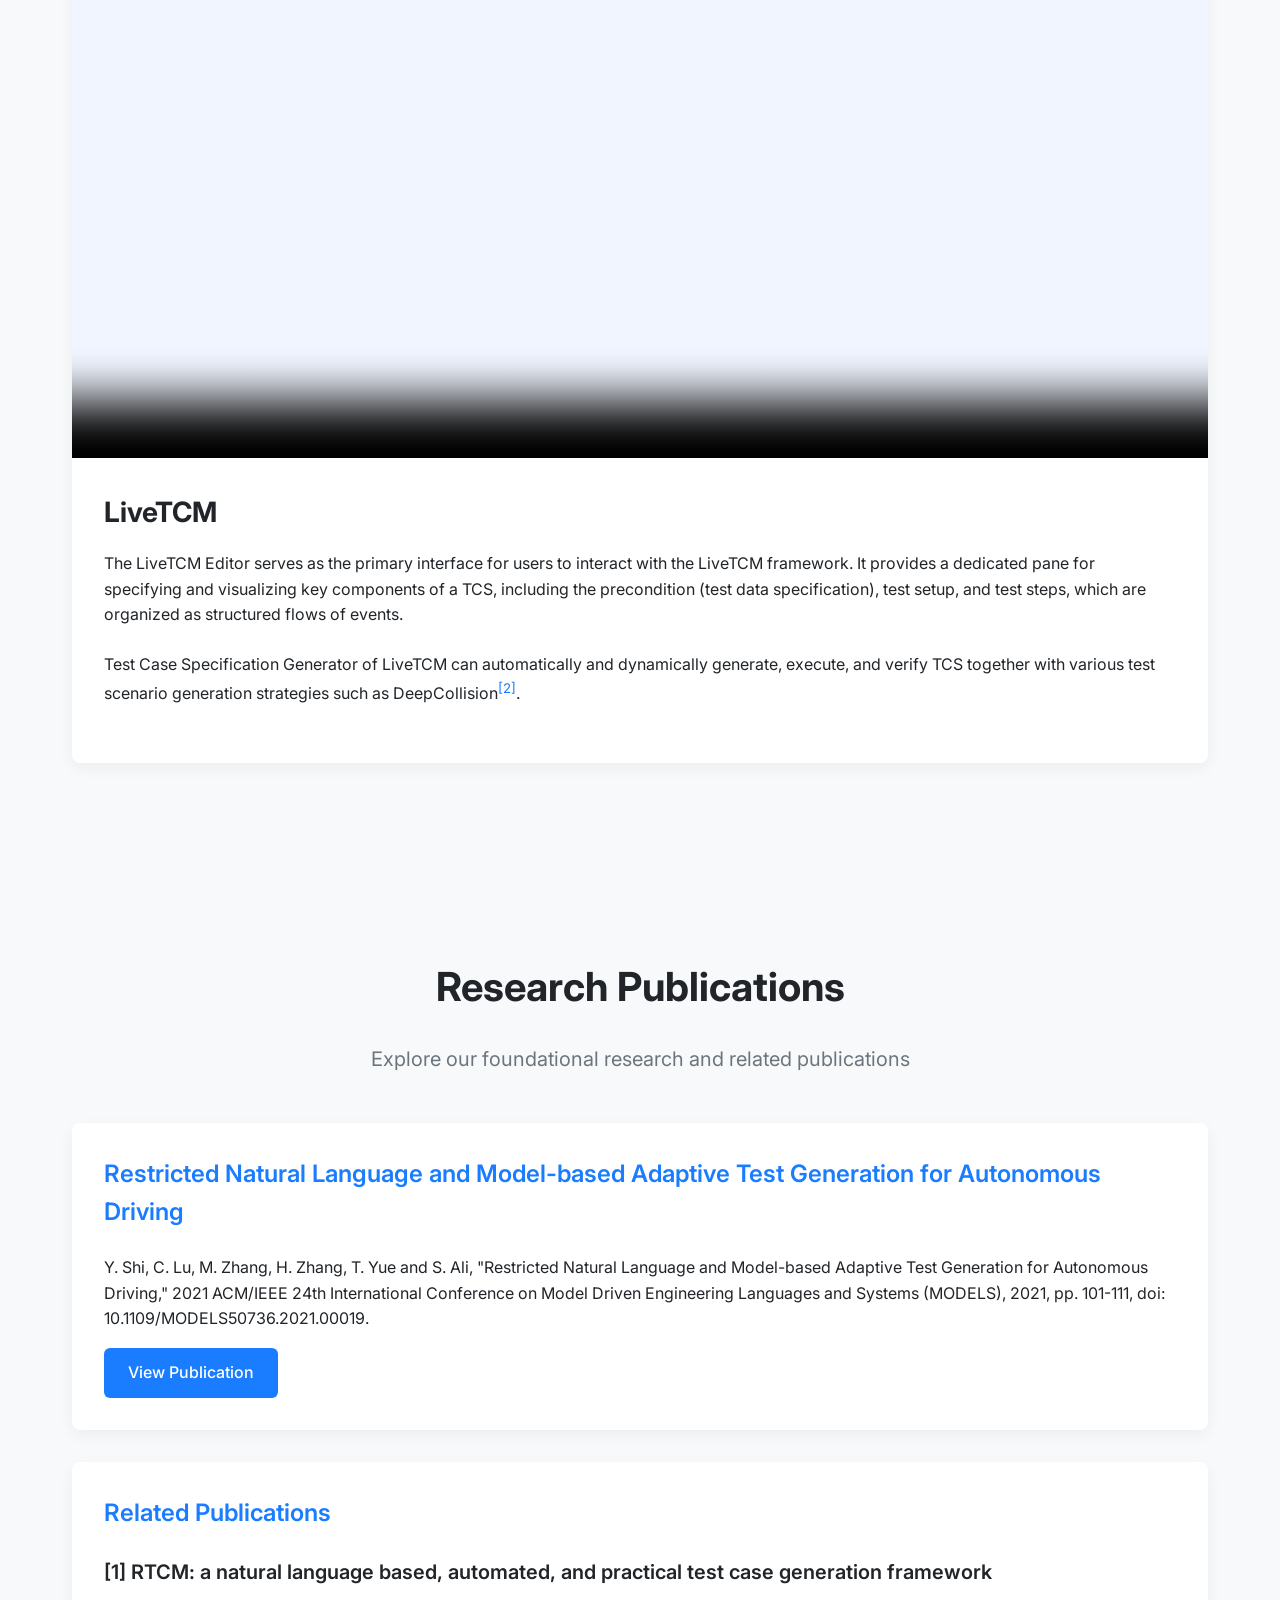
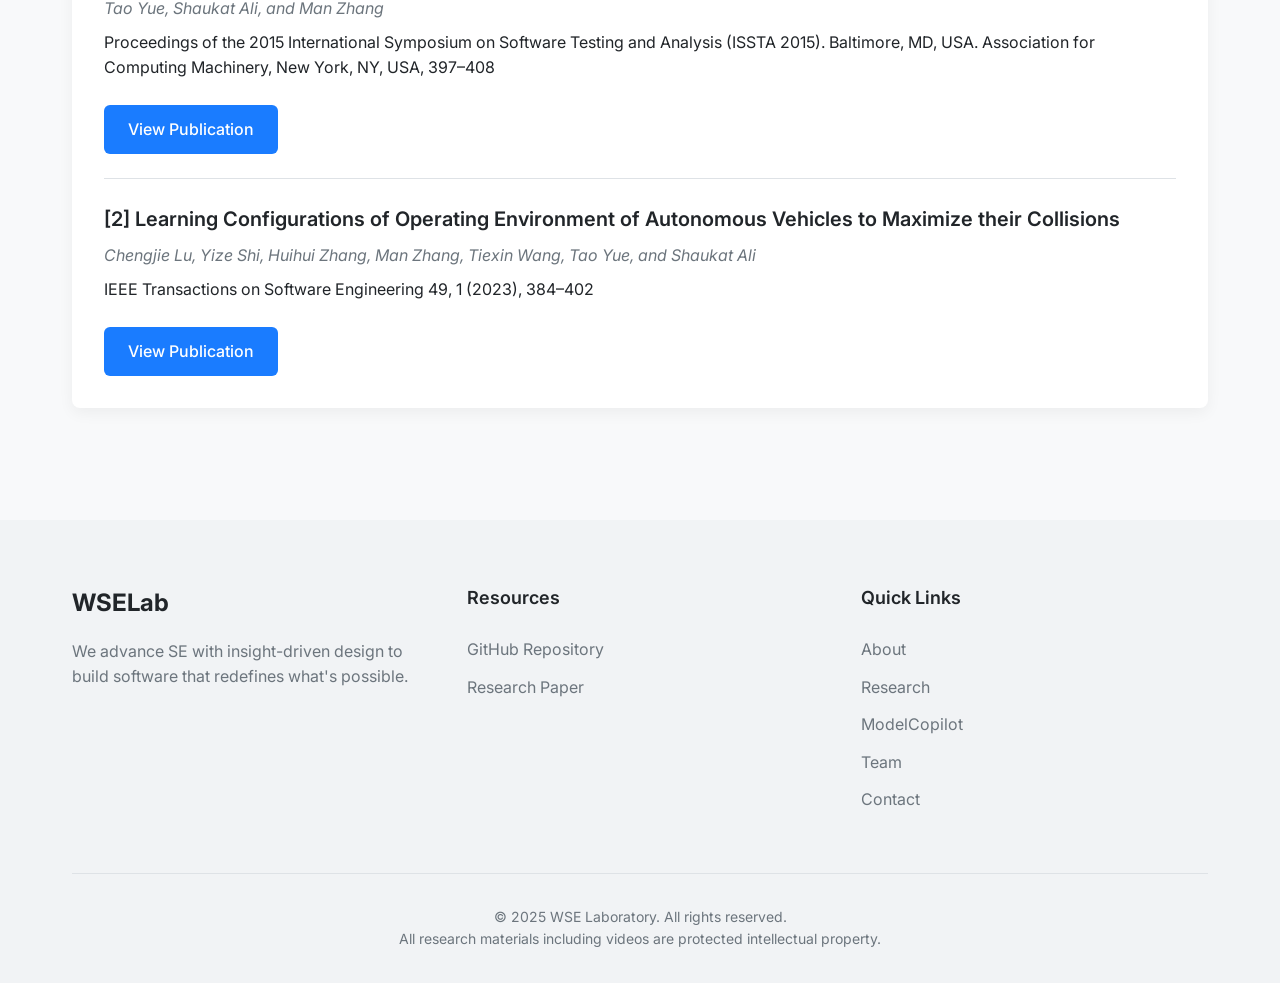
<file: livetcm.html>
<!DOCTYPE html>
<html lang="en">
<head>
  <meta charset="UTF-8" />
  <meta name="viewport" content="width=device-width, initial-scale=1.0" />
  <title>LiveTCM - WSE Laboratory</title>
  <meta name="description" content="LiveTCM at WSE Laboratory" />
  <meta name="author" content="Man Zhang and Lovable" />

  <!-- Font import -->
  <link rel="stylesheet" href="https://fonts.googleapis.com/css2?family=Inter:wght@300;400;500;600;700&display=swap">

  <!-- Custom CSS -->
  <style>
    :root {
      --accent-color: #1a7cff;
      --accent-light: #3d8cfa;
      --neutral-50: #f8f9fa;
      --neutral-100: #f1f3f5;
      --neutral-300: #dee2e6;
      --neutral-800: #343a40;
      --text-color: #212529;
      --text-muted: #6c757d;
    }

    * {
      box-sizing: border-box;
      margin: 0;
      padding: 0;
    }

    html {
      scroll-behavior: smooth;
    }

    body {
      font-family: 'Inter', sans-serif;
      line-height: 1.6;
      color: var(--text-color);
      background-color: var(--neutral-50);
    }

    a {
      color: var(--accent-color);
      text-decoration: none;
    }

    a:hover {
      text-decoration: underline;
    }

    .container {
      width: 100%;
      max-width: 1200px;
      padding: 0 2rem;
      margin: 0 auto;
    }

    .btn {
      display: inline-block;
      padding: 0.75rem 1.5rem;
      font-weight: 500;
      border-radius: 0.375rem;
      cursor: pointer;
      transition: all 0.3s ease;
    }

    .btn-primary {
      background-color: var(--accent-color);
      color: white;
      border: none;
    }

    .btn-primary:hover {
      background-color: var(--accent-light);
      text-decoration: none;
    }

    .btn-secondary {
      background-color: transparent;
      color: var(--text-color);
      border: 1px solid var(--neutral-300);
    }

    .btn-secondary:hover {
      background-color: var(--neutral-100);
      text-decoration: none;
    }

    /* Navbar */
    .navbar {
      position: fixed;
      top: 0;
      left: 0;
      right: 0;
      z-index: 1000;
      padding: 1rem 0;
      background-color: rgba(255, 255, 255, 0.9);
      backdrop-filter: blur(10px);
      -webkit-backdrop-filter: blur(10px);
      border-bottom: 1px solid var(--neutral-100);
      transition: all 0.3s ease;
    }

    .navbar.scrolled {
      padding: 0.5rem 0;
      box-shadow: 0 2px 10px rgba(0, 0, 0, 0.05);
    }

    .navbar-container {
      display: flex;
      justify-content: space-between;
      align-items: center;
    }

    .navbar-logo-container{
      justify-content: flex-start;
    }

    .navbar-logo {
      font-weight: 700;
      font-size: 1.2rem;
      color: var(--text-color);
    }

    .navbar-links {
      display: flex;
      gap: 2rem;
    }

    .navbar-link {
      color: var(--text-color);
      font-weight: 500;
    }

    .mobile-menu-btn {
      display: none;
      background: none;
      border: none;
      font-size: 1.5rem;
      cursor: pointer;
    }

    /* Page header */
    .page-header {
      padding: 8rem 0 4rem;
      background: linear-gradient(to bottom right, rgba(26, 124, 255, 0.1), rgba(26, 124, 255, 0.05));
      text-align: center;
    }

    .page-title {
      font-size: 3rem;
      font-weight: 700;
      margin-bottom: 1rem;
    }

    .page-description {
      font-size: 1.25rem;
      color: var(--text-muted);
      max-width: 850px;
      margin: 0 auto 2rem;
      text-align: center;
    }

    /* Research content */
    .section {
      padding: 5rem 0;
    }

    .section-title {
      font-size: 2.5rem;
      font-weight: 700;
      margin-bottom: 1.5rem;
      text-align: center;
    }

    .section-subtitle {
      font-size: 1.25rem;
      color: var(--text-muted);
      text-align: center;
      max-width: 42rem;
      margin: 0 auto 3rem;
    }

    .section-subtitle-overview {
      font-size: 1.25rem;
      color: var(--text-muted);
      max-width: 55rem;
      margin: 0 auto 3rem;
    }

    .overview-container {
      max-width: 1000px;
      margin: 0 auto 3rem;
      text-align: left;
    }

    .overview-container p {
      width: 100%;
      line-height: 1.7;
      margin-bottom: 1.4rem;
      hyphens: auto;
    }

    .research-card {
      background-color: white;
      border-radius: 0.5rem;
      overflow: hidden;
      box-shadow: 0 5px 15px rgba(0, 0, 0, 0.05);
      margin-bottom: 2rem;
      position: relative;
    }

    .research-card-image {
      width: 100%;
      height: 500px;
      object-fit: cover;
      background-color: #f0f5ff;
      display: flex;
      align-items: center;
      justify-content: center;
      color: var(--accent-color);
      font-size: 3rem;
      position: relative;
    }

    .video-protection-message {
      position: absolute;
      bottom: 20px;
      right: 20px;
      background-color: rgba(0, 0, 0, 0.7);
      color: white;
      padding: 8px 16px;
      border-radius: 4px;
      font-size: 14px;
      z-index: 11;
      display: none;
    }

    .research-card-content {
      padding: 2rem;
    }

    .research-card-title {
      font-size: 1.75rem;
      font-weight: 700;
      margin-bottom: 1rem;
    }

    .research-card-text {
      margin-bottom: 1.5rem;
    }

    .feature-grid {
      display: grid;
      grid-template-columns: repeat(auto-fit, minmax(300px, 1fr));
      gap: 2rem;
      margin: 3rem 0;
    }

    .feature-card {
      background-color: white;
      border-radius: 0.5rem;
      padding: 1.5rem;
      box-shadow: 0 5px 15px rgba(0, 0, 0, 0.05);
    }

    .feature-title {
      font-size: 1.5rem;
      font-weight: 600;
      margin-bottom: 1rem;
      color: var(--accent-color);
    }

    .feature-image {
      width: 100%;
      border-radius: 0.5rem;
      margin-bottom: 1rem;
      max-height: 300px;
      object-fit: cover;
    }

    .feature-description {
      margin-bottom: 1rem;
    }

    .setup-steps {
      background-color: white;
      border-radius: 0.5rem;
      padding: 2rem;
      box-shadow: 0 5px 15px rgba(0, 0, 0, 0.05);
      margin: 2rem 0;
    }

    .step-title {
      font-size: 1.5rem;
      font-weight: 600;
      margin-bottom: 1.5rem;
      color: var(--accent-color);
    }

    .step-content {
      margin-bottom: 1.5rem;
    }

    .sup-reference {
      position: relative;
      cursor: pointer;
      color: var(--accent-color);
    }

    .reference-item {
      margin-bottom: 1.5rem;
      padding-bottom: 1.5rem;
      border-bottom: 1px solid var(--neutral-300);
      scroll-margin-top: 100px;
    }

    .reference-item:last-child {
      border-bottom: none;
      margin-bottom: 0;
      padding-bottom: 0;
    }

    .reference-title {
      font-size: 1.25rem;
      font-weight: 600;
      margin-bottom: 0.5rem;
    }

    .reference-authors {
      font-style: italic;
      color: var(--text-muted);
      margin-bottom: 0.5rem;
    }

    .reference-details {
      margin-bottom: 0.5rem;
    }

    .reference-doi {
      color: var(--accent-color);
    }

    .code-block {
      background-color: #2d2d2d;
      color: #f8f8f2;
      padding: 1rem;
      border-radius: 0.5rem;
      font-family: monospace;
      overflow-x: auto;
      margin: 1rem 0;
    }

    /* Back link */
    .back-link {
      display: inline-flex;
      align-items: center;
      margin-bottom: 2rem;
      font-weight: 500;
    }

    .back-link svg {
      margin-right: 0.5rem;
    }

    /* Footer */
    .footer {
      background-color: var(--neutral-100);
      padding: 4rem 0 2rem;
    }

    .footer-content {
      display: grid;
      grid-template-columns: repeat(auto-fit, minmax(250px, 1fr));
      gap: 3rem;
      margin-bottom: 3rem;
    }

    .footer-brand {
      display: flex;
      flex-direction: column;
    }

    .footer-logo {
      font-size: 1.5rem;
      font-weight: 700;
      margin-bottom: 1rem;
    }

    .footer-description {
      margin-bottom: 1.5rem;
      color: var(--text-muted);
    }

    .footer-heading {
      font-size: 1.125rem;
      font-weight: 600;
      margin-bottom: 1.5rem;
    }

    .footer-links {
      list-style-type: none;
    }

    .footer-item {
      margin-bottom: 0.75rem;
    }

    .footer-link {
      color: var(--text-muted);
      transition: color 0.3s ease;
    }

    .footer-link:hover {
      color: var(--accent-color);
    }

    .footer-bottom {
      padding-top: 2rem;
      border-top: 1px solid var(--neutral-300);
      text-align: center;
      color: var(--text-muted);
      font-size: 0.875rem;
    }

    .modelcopilot-icon {
      width: 5.16rem;
      height: 1.5rem;
    }

    .download-warning h3 {
      color: #d9534f;
      margin-bottom: 1rem;
    }

    .download-warning p {
      margin-bottom: 1.5rem;
      line-height: 1.6;
    }

    .overlay {
      position: fixed;
      top: 0;
      left: 0;
      right: 0;
      bottom: 0;
      background-color: rgba(0, 0, 0, 0.6);
      z-index: 1500;
      display: none;
    }

    /* Responsive */
    @media (max-width: 768px) {
      .page-title {
        font-size: 2.5rem;
      }

      .section-title {
        font-size: 2rem;
      }

      .navbar-links {
        display: none;
      }

      .mobile-menu-btn {
        display: block;
      }

      .navbar-links.active {
        display: flex;
        flex-direction: column;
        position: absolute;
        top: 100%;
        left: 0;
        right: 0;
        background-color: white;
        padding: 1rem;
        box-shadow: 0 10px 15px rgba(0, 0, 0, 0.1);
        border-top: 1px solid var(--neutral-100);
      }

      .research-card-image {
        height: auto;
        min-height: 300px;
      }

    }
  </style>
</head>
<body>
<!-- Navbar -->
<header class="navbar">
  <div class="container navbar-container">

    <div class="navbar-logo-container">
      <img src="imgs/modelcopilot-icon.png" class="modelcopilot-icon" alt="ModelCopilot Icon">
      <a href="index.html" class="navbar-logo"> at WSELab</a>
    </div>

    <nav class="navbar-links">
      <a href="index.html#about" class="navbar-link">About</a>
      <a href="index.html#research" class="navbar-link">Research</a>
      <a href="news.html" class="navbar-link">News</a>
      <a href="model-copilot.html" class="navbar-link">ModelCopilot</a>
      <a href="mde-uncertainty.html" class="navbar-link">MDE &amp; Uncertainty</a>
      <a href="QSE.html" class="navbar-link">QSE</a>
      <a href="ADS.html" class="navbar-link">ADS</a>
      <a href="index.html#team" class="navbar-link">Team</a>
      <a href="index.html#contact" class="navbar-link">Contact</a>
    </nav>
    <button class="mobile-menu-btn">
      ☰
    </button>
  </div>
</header>


<!-- Page Header -->
<section class="page-header">
  <div class="container">
    <h1 class="page-title">Adaptive Model-based Testing <br> of Autonomous Driving Systems</h1>
    <p class="page-description">
      Testing Autonomous Driving Systems (ADS) is essential to ensure their safety and reliability in dynamic and unpredictable real-world environments.
      Model-Based Testing (MBT) has proven effective for complex software systems, including Cyber-Physical Systems and the Internet of Things.
      However, for intelligent systems like ADS, much of their behavior can only be observed during operation.
      This calls for adaptive MBT approaches, where the test model—the foundation for generating test cases—evolves through continuous interaction with the system under test (SUT) during test execution.
      To address this need, we propose LiveTCM, a framework that adaptively generates test cases by interacting with ADS within simulation environments.
    </p>
    <a href="ADS.html" class="back-link">
      <svg xmlns="http://www.w3.org/2000/svg" width="16" height="16" viewBox="0 0 24 24" fill="none" stroke="currentColor" stroke-width="2" stroke-linecap="round" stroke-linejoin="round">
        <path d="M15 18l-6-6 6-6"></path>
      </svg>
      Back to ADS
    </a>
  </div>
</section>

<!-- Overview Section -->
<section class="section">
  <div class="container">
    <h2 class="section-title"> Overview</h2>
    <div class="overview-container">
      <p class="section-subtitle-overview">
        LiveTCM builds upon our previous work,
        RTCM<a href="#ref1" class="sup-reference"><sup>[1]</sup></a>,
        a methodology for statically generating test cases from test case specifications (TCS).
      </p>

      <p class="section-subtitle-overview">
        RTCM is supported by a metamodel that formalizes key testing concepts such as test setup,
        test sequence, and test oracle, and enables the transformation of TCS in natural language
        into structured instances of the metamodel, which can then be converted into executable test cases.
      </p>

      <p class="section-subtitle-overview">
        To streamline this transformation process, RTCM includes a tabular template primarily for
        documenting event flows, along with a set of well-defined keywords such as VALIDATES THAT
        and INVOKE API to guide the accurate generation of test cases.
      </p>

      <p class="section-subtitle-overview">
        However, RTCM and similar MBT approaches fall short in testing ADS, as they rely on static
        test generation and do not sufficiently account for the evolving nature of these systems and
        their operational environments.
      </p>

      <p class="section-subtitle-overview">
        This highlights the need for a new methodology capable of generating and executing TCS dynamically,
        through continuous interaction with the system and its environment. Furthermore, the resulting TCS
        should be treated as valuable artifacts that contribute to a deeper understanding of both the system
        and its operational context.
      </p>
    </div>

    <div class="research-card">
      <div class="research-card-image">

        <video id="protectedVideo" width="100%" height="100%" controls poster="https://via.placeholder.com/823x500?text=LiveTCM+Demo">
          <source src="imgs/liveTCM-demo.mp4" type="video/mp4">
          Your browser does not support the video tag.
        </video>
      </div>
      <div class="research-card-content">
        <h3 class="research-card-title">LiveTCM</h3>
        <p class="research-card-text">
          The LiveTCM Editor serves as the primary interface for users to interact with the LiveTCM framework.
          It provides a dedicated pane for specifying and visualizing key components of a TCS, including the precondition (test data specification), test setup, and test steps, which are organized as structured flows of events.
        </p>
        <p class="research-card-text">
          Test Case Specification Generator of LiveTCM can automatically and dynamically generate, execute, and verify TCS together with various test scenario generation strategies such as DeepCollision<a href="#ref2" class="sup-reference"><sup>[2]</sup></a>.
        </p>
      </div>
    </div>
  </div>
</section>

<!-- Publication Section -->
<section class="section">
  <div class="container">
    <h2 class="section-title">Research Publications</h2>
    <p class="section-subtitle">
      Explore our foundational research and related publications
    </p>

    <div class="setup-steps">
      <h3 class="step-title">Restricted Natural Language and Model-based Adaptive Test Generation for Autonomous Driving</h3>
      <p>
        Y. Shi, C. Lu, M. Zhang, H. Zhang, T. Yue and S. Ali, "Restricted Natural Language and Model-based Adaptive Test Generation for Autonomous Driving,"
        2021 ACM/IEEE 24th International Conference on Model Driven Engineering Languages and Systems (MODELS), 2021, pp. 101-111,
        doi: 10.1109/MODELS50736.2021.00019.
      </p>
      <a href="https://doi.org/10.1109/MODELS50736.2021.00019" class="btn btn-primary" style="margin-top: 1rem;">
        View Publication
      </a>
    </div>

    <div class="setup-steps" style="margin-top: 2rem;">
      <h3 class="step-title">Related Publications</h3>

      <div class="reference-item" id="ref1">
        <div class="reference-title">[1] RTCM: a natural language based, automated, and practical test case generation framework</div>
        <div class="reference-authors">Tao Yue, Shaukat Ali, and Man Zhang</div>
        <div class="reference-details">
          Proceedings of the 2015 International Symposium on Software Testing and Analysis (ISSTA 2015). Baltimore, MD, USA. Association for Computing Machinery, New York, NY, USA, 397–408
        </div>
        <a href="https://doi.org/10.1145/2771783.2771799" class="btn btn-primary" style="margin-top: 1rem;">
          View Publication
        </a>
      </div>

      <div class="reference-item" id="ref2">
        <div class="reference-title">[2] Learning Configurations of Operating Environment of Autonomous Vehicles to Maximize their Collisions</div>
        <div class="reference-authors">Chengjie Lu, Yize Shi, Huihui Zhang, Man Zhang, Tiexin Wang, Tao Yue, and Shaukat Ali</div>
        <div class="reference-details">
          IEEE Transactions on Software Engineering 49, 1 (2023), 384–402
        </div>
        <a href="https://doi.org/10.1109/TSE.2022.3150788" class="btn btn-primary" style="margin-top: 1rem;">
          View Publication
        </a>
      </div>
    </div>
  </div>
</section>

<!-- Footer -->
<footer class="footer">
  <div class="container">
    <div class="footer-content">
      <div class="footer-brand">
        <div class="footer-logo">WSELab</div>
        <p class="footer-description">
          We advance SE with insight-driven design to build software that redefines what's possible.
        </p>
      </div>

      <div>
        <h3 class="footer-heading">Resources</h3>
        <ul class="footer-links">
          <li class="footer-item"><a href="https://github.com/WSE-Lab/LiveTCM" class="footer-link">GitHub Repository</a></li>
          <li class="footer-item"><a href="https://doi.org/10.1109/MODELS50736.2021.00019" class="footer-link">Research Paper</a></li>
        </ul>
      </div>

      <div>
        <h3 class="footer-heading">Quick Links</h3>
        <ul class="footer-links">
          <li class="footer-item"><a href="index.html#about" class="footer-link">About</a></li>
          <li class="footer-item"><a href="index.html#research" class="footer-link">Research</a></li>
          <li class="footer-item"><a href="model-copilot.html" class="footer-link">ModelCopilot</a></li>
          <li class="footer-item"><a href="index.html#team" class="footer-link">Team</a></li>
          <li class="footer-item"><a href="index.html#contact" class="footer-link">Contact</a></li>
        </ul>
      </div>
    </div>

    <div class="footer-bottom">
      <p>&copy; 2025 WSE Laboratory. All rights reserved.</p>
      <p>All research materials including videos are protected intellectual property.</p>
    </div>
  </div>
</footer>

<!-- JavaScript -->
<script>
  // 视频保护功能
  document.addEventListener('DOMContentLoaded', function() {
    const video = document.getElementById('protectedVideo');
    const protector = document.querySelector('.video-protector');
    const warningMessage = document.querySelector('.video-protection-message');
    const downloadWarning = document.getElementById('downloadWarning');
    const overlay = document.getElementById('overlay');
    const closeWarning = document.getElementById('closeWarning');

    // 禁用右键菜单
    document.addEventListener('contextmenu', function(e) {
      if (e.target === video || e.target === protector) {
        e.preventDefault();
        showDownloadWarning();
      }
    });

    // 禁用快捷键
    document.addEventListener('keydown', function(e) {
      // Ctrl+S or Command+S
      if ((e.ctrlKey || e.metaKey) && e.key === 's') {
        e.preventDefault();
        showDownloadWarning();
      }

      // 打印屏幕
      if (e.key === 'PrintScreen') {
        e.preventDefault();
        showDownloadWarning();
      }
    });

    // 阻止视频元素获取焦点
    video.addEventListener('focus', function() {
      this.blur();
    });

    const navbar = document.querySelector('.navbar');
    window.addEventListener('scroll', () => {
      if (window.scrollY > 50) {
        navbar.classList.add('scrolled');
      } else {
        navbar.classList.remove('scrolled');
      }
    });

    const mobileMenuBtn = document.querySelector('.mobile-menu-btn');
    const navbarLinks = document.querySelector('.navbar-links');

    mobileMenuBtn.addEventListener('click', () => {
      navbarLinks.classList.toggle('active');
    });

    const navLinks = document.querySelectorAll('.navbar-link');
    navLinks.forEach(link => {
      link.addEventListener('click', () => {
        navbarLinks.classList.remove('active');
      });
    });

    function scrollToReference(refId) {
      const element = document.getElementById(refId);
      if (element) {
        const offset = 100;
        const elementPosition = element.getBoundingClientRect().top + window.pageYOffset;
        window.scrollTo({
          top: elementPosition - offset,
          behavior: 'smooth'
        });
      }
    }

    document.querySelectorAll('.sup-reference').forEach(link => {
      link.addEventListener('click', function(e) {
        e.preventDefault();
        const refId = this.getAttribute('href').substring(1);
        scrollToReference(refId);
        history.pushState(null, null, '#' + refId);
      });
    });

    if(window.location.hash) {
      history.replaceState(null, null, ' ');
      setTimeout(function() {
        const targetElement = document.getElementById(window.location.hash.substring(1));
        if(targetElement) {
          targetElement.scrollIntoView({ behavior: 'smooth' });
          history.replaceState(null, null, window.location.href.split('#')[0] + window.location.hash);
        }
      }, 300);
    }
  });
</script>
</body>
</html>
</file>
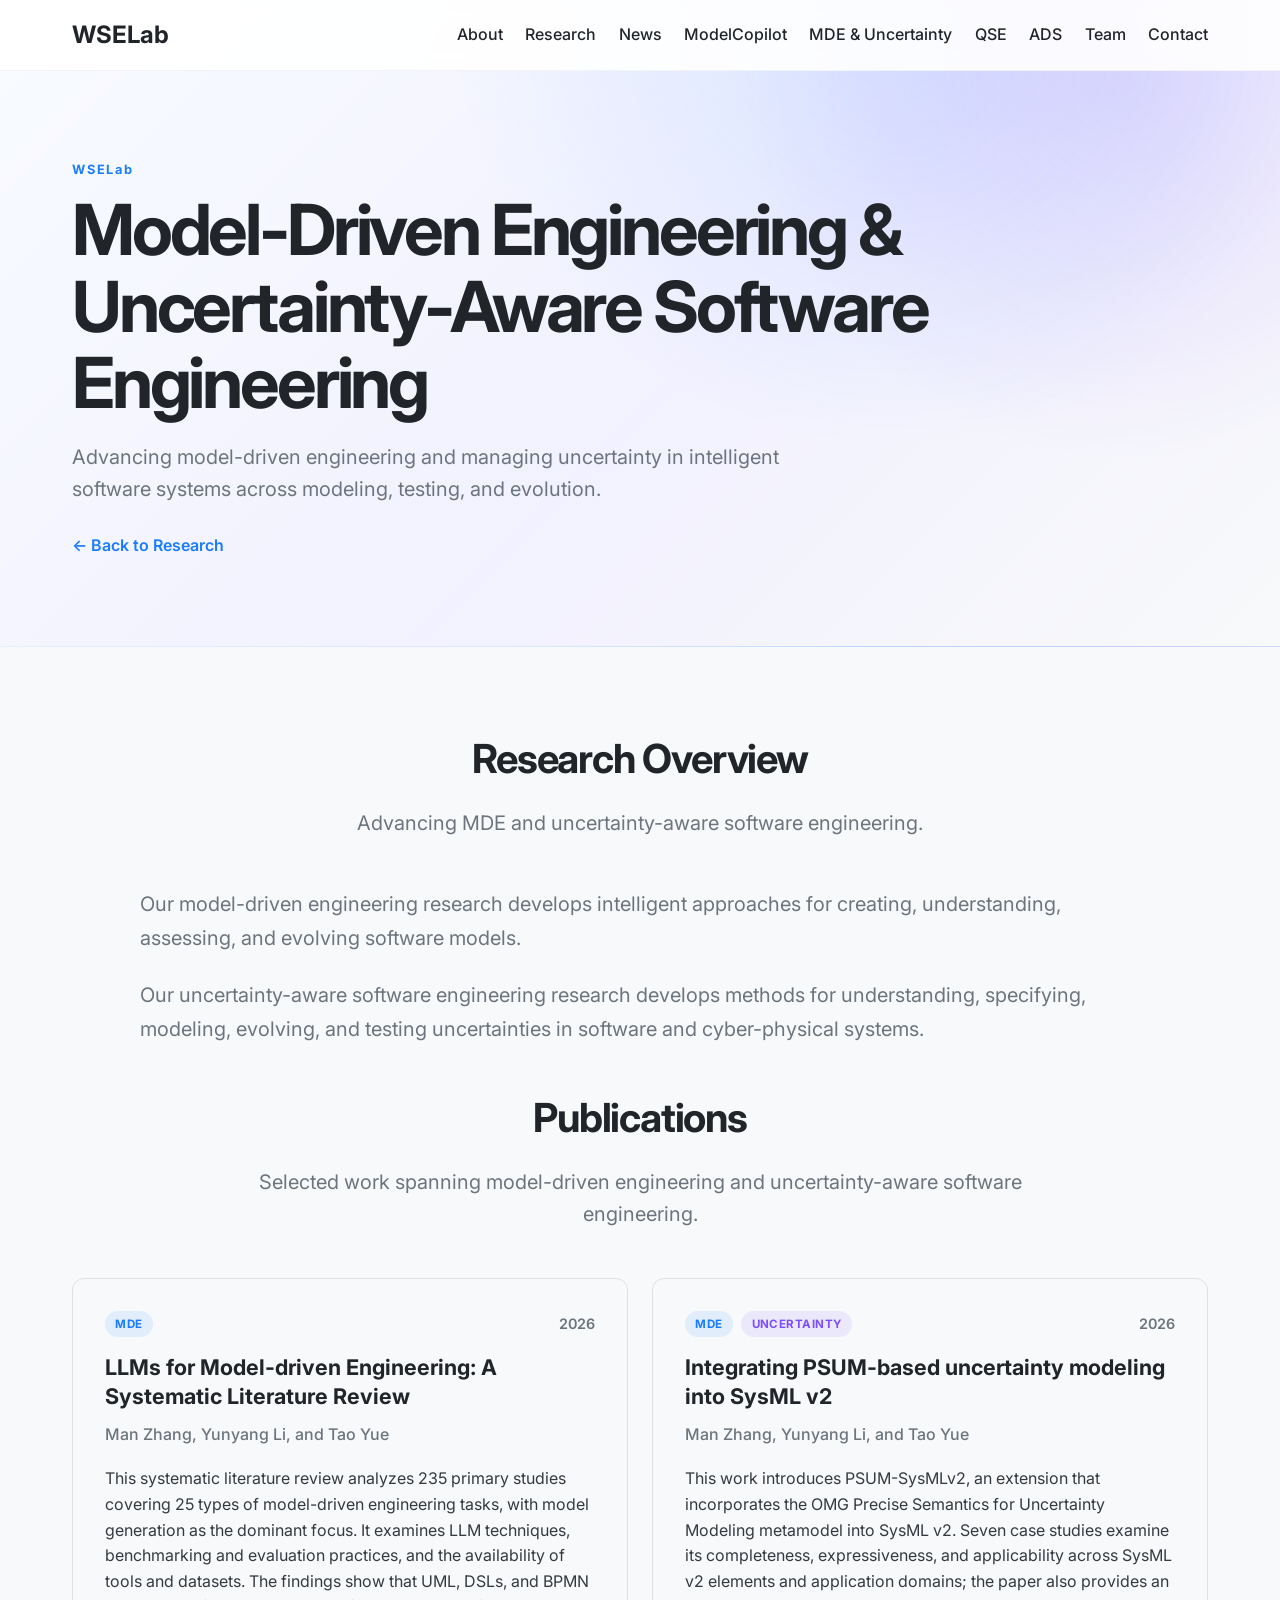
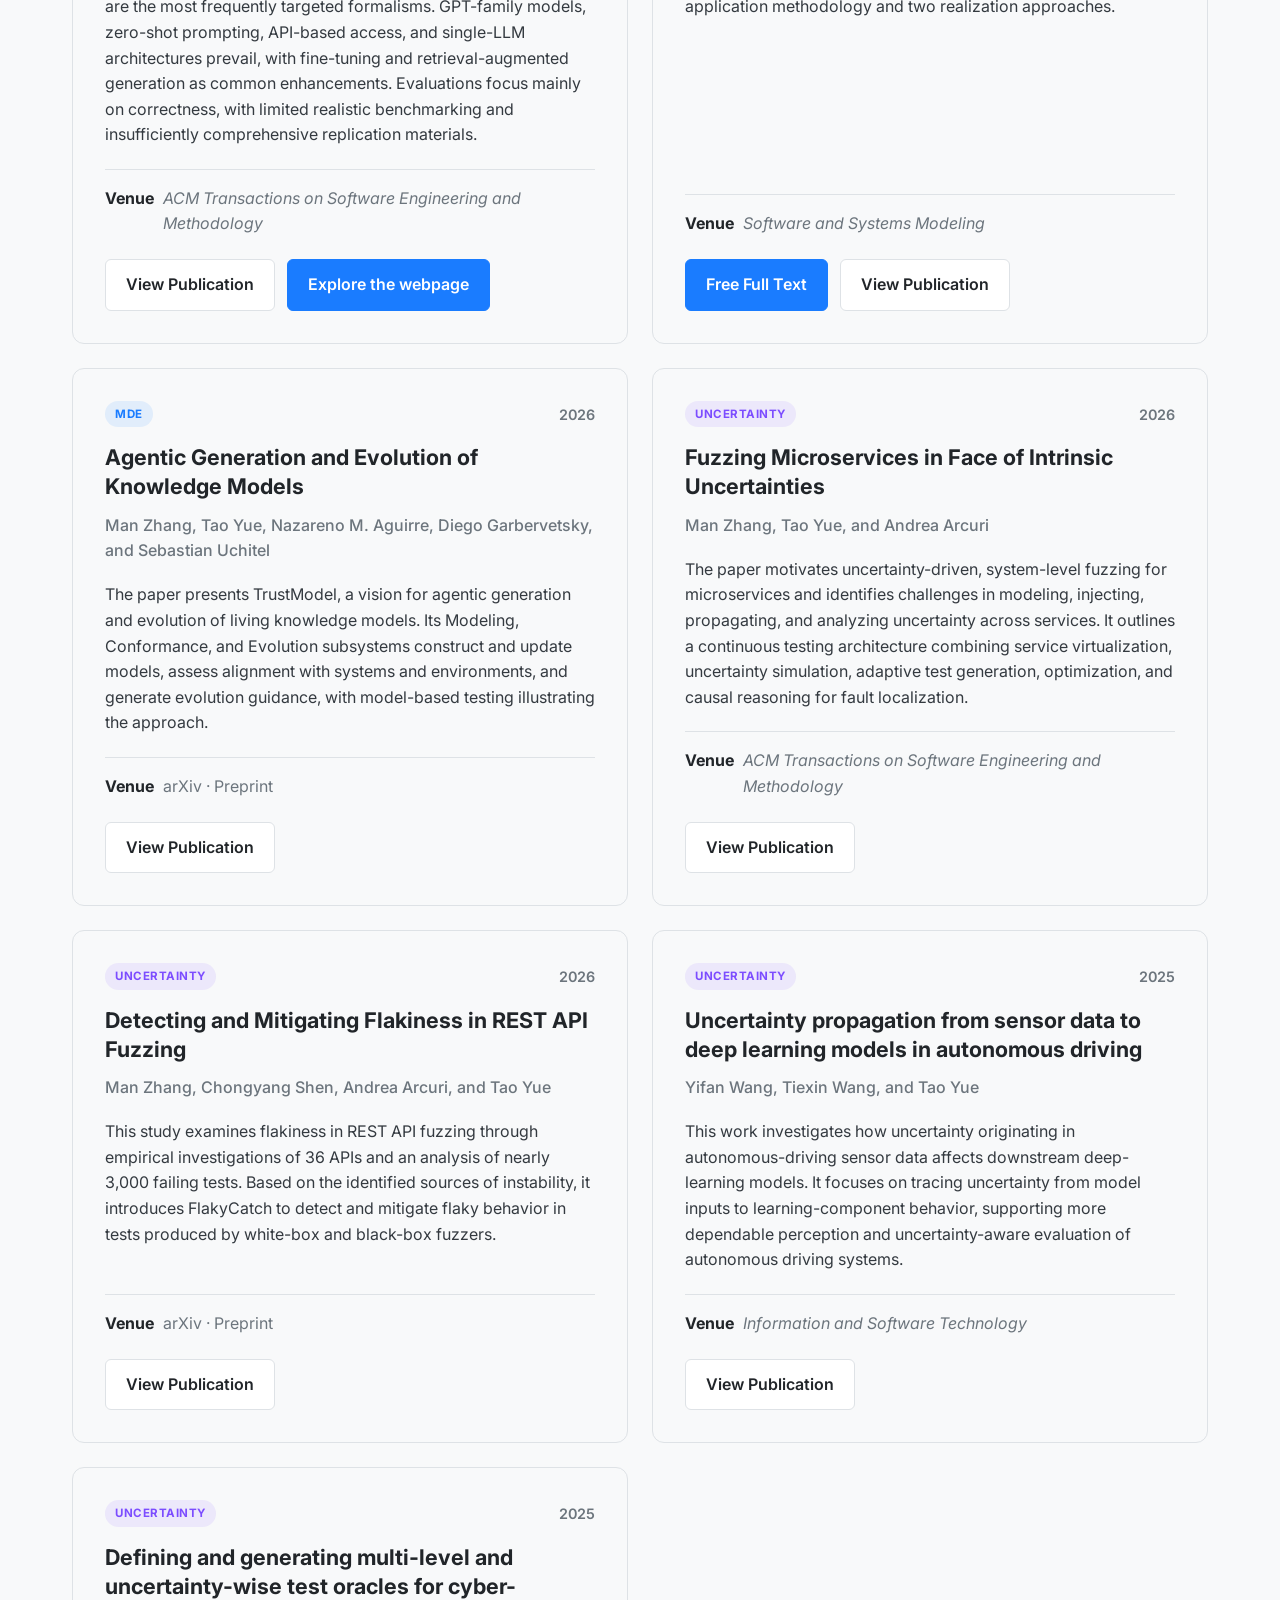
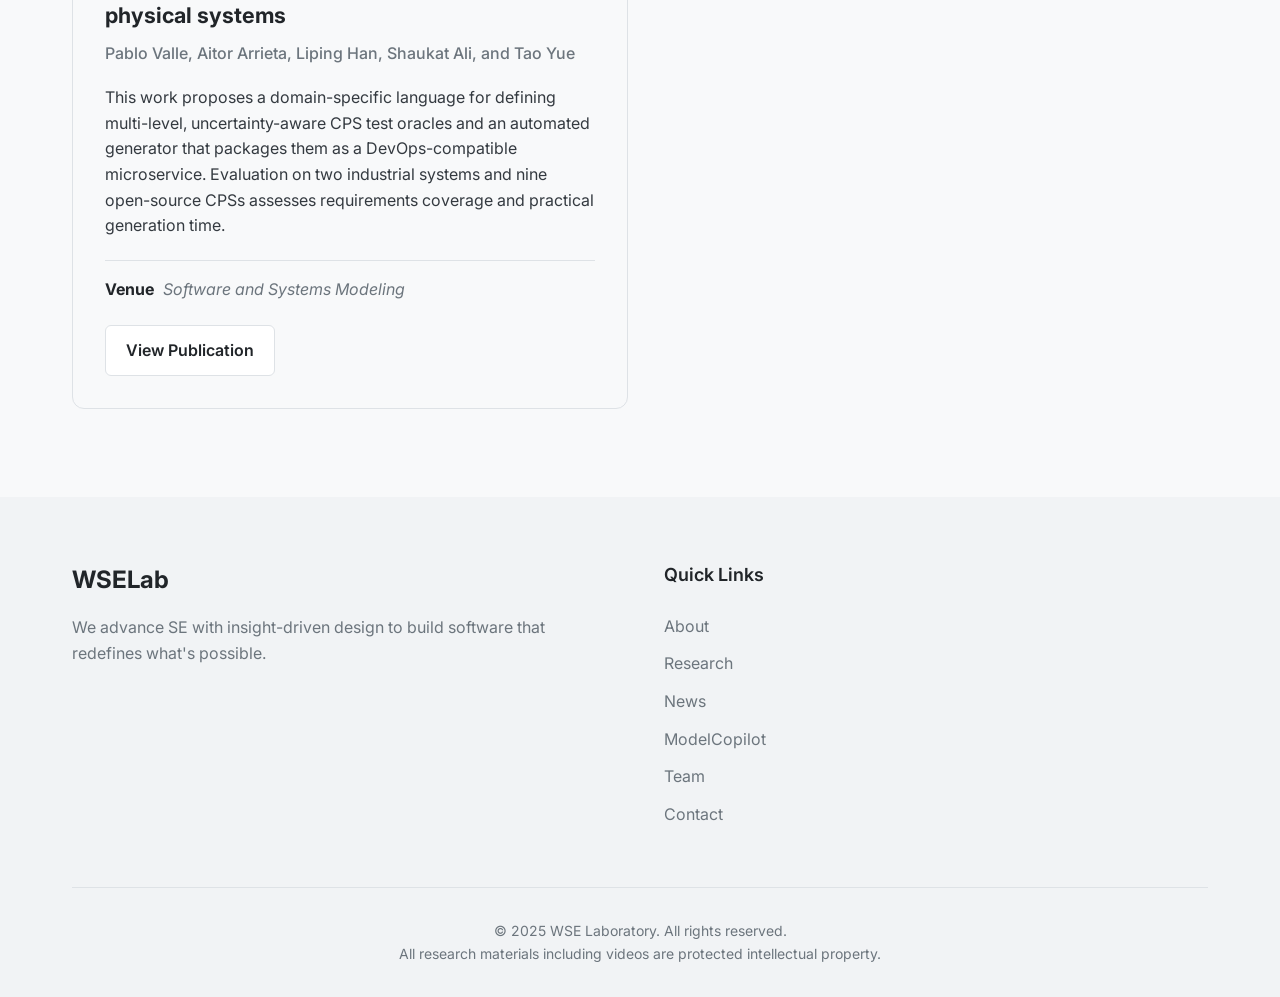
<file: mde-uncertainty.html>
<!DOCTYPE html>
<html lang="en">
<head>
  <meta charset="UTF-8">
  <meta name="viewport" content="width=device-width, initial-scale=1.0">
  <title>MDE &amp; Uncertainty-aware SE - WSE Laboratory</title>
  <meta name="description" content="Model-driven engineering and uncertainty-aware software engineering research at WSELab.">
  <meta name="author" content="WSE Laboratory">
  <link rel="stylesheet" href="https://fonts.googleapis.com/css2?family=Inter:wght@300;400;500;600;700&display=swap">
  <style>
    :root {
      --accent-color: #1a7cff;
      --accent-light: #3d8cfa;
      --accent-soft: rgba(26, 124, 255, 0.1);
      --uncertainty-color: #7c4dff;
      --uncertainty-soft: rgba(124, 77, 255, 0.1);
      --neutral-50: #f8f9fa;
      --neutral-100: #f1f3f5;
      --neutral-300: #dee2e6;
      --neutral-800: #343a40;
      --text-color: #212529;
      --text-muted: #6c757d;
    }

    * {
      box-sizing: border-box;
      margin: 0;
      padding: 0;
    }

    html {
      scroll-behavior: smooth;
    }

    body {
      min-height: 100vh;
      font-family: 'Inter', sans-serif;
      line-height: 1.6;
      color: var(--text-color);
      background-color: var(--neutral-50);
    }

    a {
      color: var(--accent-color);
      text-decoration: none;
    }

    a:hover {
      text-decoration: underline;
    }

    .container {
      width: 100%;
      max-width: 1200px;
      padding: 0 2rem;
      margin: 0 auto;
    }

    .btn {
      display: inline-flex;
      align-items: center;
      justify-content: center;
      gap: 0.45rem;
      padding: 0.75rem 1.25rem;
      border-radius: 0.375rem;
      font-weight: 600;
      transition: all 0.25s ease;
    }

    .btn-primary {
      border: 1px solid var(--accent-color);
      background-color: var(--accent-color);
      color: white;
    }

    .btn-primary:hover {
      border-color: var(--accent-light);
      background-color: var(--accent-light);
      text-decoration: none;
    }

    .btn-secondary {
      border: 1px solid var(--neutral-300);
      background-color: white;
      color: var(--text-color);
    }

    .btn-secondary:hover {
      border-color: var(--accent-color);
      color: var(--accent-color);
      text-decoration: none;
    }

    .navbar {
      position: fixed;
      inset: 0 0 auto;
      z-index: 1000;
      padding: 1rem 0;
      border-bottom: 1px solid var(--neutral-100);
      background-color: rgba(255, 255, 255, 0.9);
      backdrop-filter: blur(10px);
      -webkit-backdrop-filter: blur(10px);
      transition: all 0.3s ease;
    }

    .navbar.scrolled {
      padding: 0.5rem 0;
      box-shadow: 0 2px 10px rgba(0, 0, 0, 0.05);
    }

    .navbar-container {
      display: flex;
      align-items: center;
      justify-content: space-between;
    }

    .navbar-logo {
      color: var(--text-color);
      font-size: 1.5rem;
      font-weight: 700;
    }

    .navbar-logo:hover,
    .navbar-link:hover {
      text-decoration: none;
    }

    .navbar-links {
      display: flex;
      align-items: center;
      gap: 1.4rem;
    }

    .navbar-link {
      color: var(--text-color);
      font-weight: 500;
    }

    .mobile-menu-btn {
      display: none;
      border: 0;
      background: none;
      color: var(--text-color);
      font-size: 1.5rem;
      cursor: pointer;
    }

    .page-header {
      position: relative;
      padding: 10rem 0 5.5rem;
      overflow: hidden;
      border-bottom: 1px solid rgba(26, 124, 255, 0.1);
      background:
        radial-gradient(circle at 88% 12%, rgba(124, 77, 255, 0.15), transparent 24rem),
        radial-gradient(circle at 70% 0%, rgba(26, 124, 255, 0.13), transparent 28rem),
        linear-gradient(135deg, #f8fbff 0%, #f2f1ff 55%, #f8f9fa 100%);
    }

    .page-eyebrow {
      display: block;
      margin-bottom: 0.75rem;
      color: var(--accent-color);
      font-size: 0.8rem;
      font-weight: 700;
      letter-spacing: 0.14em;
    }

    .page-title {
      max-width: 58rem;
      margin-bottom: 1.25rem;
      font-size: clamp(2.6rem, 6vw, 4.4rem);
      line-height: 1.08;
      letter-spacing: -0.045em;
    }

    .page-description {
      max-width: 49rem;
      margin-bottom: 1.75rem;
      color: var(--text-muted);
      font-size: 1.25rem;
    }

    .back-link {
      display: inline-flex;
      align-items: center;
      gap: 0.45rem;
      font-weight: 600;
    }

    .section {
      padding: 5.5rem 0;
    }

    .section-title {
      margin-bottom: 1.5rem;
      font-size: 2.5rem;
      font-weight: 700;
      line-height: 1.2;
      letter-spacing: -0.03em;
      text-align: center;
    }

    .section-subtitle {
      max-width: 55rem;
      margin: 0 auto 3rem;
      color: var(--text-muted);
      font-size: 1.25rem;
      text-align: center;
    }

    .research-overview {
      max-width: 1000px;
      margin: 0 auto 3rem;
      text-align: left;
    }

    .research-overview p {
      margin-bottom: 1.4rem;
      color: var(--text-muted);
      font-size: 1.25rem;
      line-height: 1.7;
    }

    .publication-meta-row {
      display: flex;
      align-items: center;
      justify-content: space-between;
      flex-wrap: wrap;
      gap: 0.75rem;
      margin-bottom: 1rem;
    }

    .publication-tags {
      display: flex;
      flex-wrap: wrap;
      gap: 0.5rem;
    }

    .publication-tag {
      padding: 0.25rem 0.65rem;
      border-radius: 9999px;
      font-size: 0.72rem;
      font-weight: 700;
      letter-spacing: 0.04em;
      text-transform: uppercase;
    }

    .tag-mde {
      background-color: var(--accent-soft);
      color: var(--accent-color);
    }

    .tag-uncertainty {
      background-color: var(--uncertainty-soft);
      color: var(--uncertainty-color);
    }

    .publication-year {
      color: var(--text-muted);
      font-size: 0.9rem;
      font-weight: 600;
    }

    .publication-title a {
      color: var(--text-color);
    }

    .publication-title a:hover {
      color: var(--accent-color);
      text-decoration: none;
    }

    .publication-authors {
      margin-bottom: 1.15rem;
      color: var(--text-muted);
      font-size: 1rem;
      font-weight: 500;
    }

    .publication-abstract {
      max-width: 58rem;
      margin-bottom: 1.3rem;
      color: var(--neutral-800);
    }

    .publication-venue {
      display: flex;
      align-items: flex-start;
      gap: 0.55rem;
      margin-bottom: 1.4rem;
      color: var(--text-muted);
      font-size: 1rem;
    }

    .venue-label {
      flex: 0 0 auto;
      color: var(--text-color);
      font-weight: 700;
    }

    .publication-actions {
      display: flex;
      flex-wrap: wrap;
      gap: 0.75rem;
    }

    .publication-grid {
      display: grid;
      grid-template-columns: repeat(2, minmax(0, 1fr));
      gap: 1.5rem;
    }

    .publication-card {
      display: flex;
      flex-direction: column;
      min-width: 0;
      padding: 2rem;
      border: 1px solid var(--neutral-300);
      border-radius: 0.75rem;
      background-color: var(--neutral-50);
      transition: transform 0.25s ease, border-color 0.25s ease, box-shadow 0.25s ease;
    }

    .publication-card:hover {
      transform: translateY(-3px);
      border-color: rgba(26, 124, 255, 0.35);
      box-shadow: 0 14px 32px rgba(26, 72, 130, 0.07);
    }

    .publication-title {
      margin-bottom: 0.7rem;
      font-size: 1.35rem;
      line-height: 1.35;
    }

    .publication-card .publication-abstract {
      font-size: 1rem;
      flex-grow: 1;
    }

    .publication-card .publication-venue {
      padding-top: 1rem;
      border-top: 1px solid var(--neutral-300);
    }

    .footer {
      padding: 4rem 0 2rem;
      background-color: var(--neutral-100);
    }

    .footer-content {
      display: grid;
      grid-template-columns: repeat(auto-fit, minmax(250px, 1fr));
      gap: 3rem;
      margin-bottom: 3rem;
    }

    .footer-brand {
      display: flex;
      flex-direction: column;
    }

    .footer-logo {
      margin-bottom: 1rem;
      font-size: 1.5rem;
      font-weight: 700;
    }

    .footer-description {
      margin-bottom: 1.5rem;
      color: var(--text-muted);
    }

    .footer-heading {
      margin-bottom: 1.5rem;
      font-size: 1.125rem;
      font-weight: 600;
    }

    .footer-links {
      list-style-type: none;
    }

    .footer-item {
      margin-bottom: 0.75rem;
    }

    .footer-link {
      color: var(--text-muted);
      transition: color 0.3s ease;
    }

    .footer-link:hover {
      color: var(--accent-color);
    }

    .footer-bottom {
      padding-top: 2rem;
      border-top: 1px solid var(--neutral-300);
      color: var(--text-muted);
      font-size: 0.875rem;
      text-align: center;
    }

    @media (max-width: 900px) {
      .navbar-links {
        display: none;
      }

      .navbar-links.active {
        display: flex;
        align-items: flex-start;
        flex-direction: column;
        position: absolute;
        top: 100%;
        left: 0;
        right: 0;
        padding: 1rem 2rem;
        border-top: 1px solid var(--neutral-100);
        background-color: white;
        box-shadow: 0 10px 15px rgba(0, 0, 0, 0.1);
      }

      .mobile-menu-btn {
        display: block;
      }

    }

    @media (max-width: 760px) {
      .publication-grid {
        grid-template-columns: 1fr;
      }
    }

    @media (max-width: 640px) {
      .container {
        padding: 0 1.25rem;
      }

      .page-header {
        padding: 8.5rem 0 4rem;
      }

      .section {
        padding: 4rem 0;
      }

      .section-title {
        font-size: 2rem;
      }

      .publication-card {
        padding: 1.5rem;
      }

      .publication-actions {
        flex-direction: column;
      }

      .publication-actions .btn {
        width: 100%;
      }
    }
  </style>
</head>
<body>
  <header class="navbar">
    <div class="container navbar-container">
      <a href="index.html" class="navbar-logo">WSELab</a>
      <nav class="navbar-links" aria-label="Main navigation">
        <a href="index.html#about" class="navbar-link">About</a>
        <a href="index.html#research" class="navbar-link">Research</a>
        <a href="news.html" class="navbar-link">News</a>
        <a href="model-copilot.html" class="navbar-link">ModelCopilot</a>
        <a href="mde-uncertainty.html" class="navbar-link active" aria-current="page">MDE &amp; Uncertainty</a>
        <a href="QSE.html" class="navbar-link">QSE</a>
        <a href="ADS.html" class="navbar-link">ADS</a>
        <a href="index.html#team" class="navbar-link">Team</a>
        <a href="index.html#contact" class="navbar-link">Contact</a>
      </nav>
      <button class="mobile-menu-btn" type="button" aria-label="Toggle navigation" aria-expanded="false">☰</button>
    </div>
  </header>

  <main>
    <section class="page-header">
      <div class="container">
        <span class="page-eyebrow">WSELab</span>
        <h1 class="page-title">Model-Driven Engineering &amp; Uncertainty-Aware Software Engineering</h1>
        <p class="page-description">
          Advancing model-driven engineering and managing uncertainty in intelligent software systems across modeling,
          testing, and evolution.
        </p>
        <a href="index.html#research" class="back-link">← Back to Research</a>
      </div>
    </section>

    <section class="section">
      <div class="container">
        <h2 class="section-title">Research Overview</h2>
        <p class="section-subtitle">
          Advancing MDE and uncertainty-aware software engineering.
        </p>
        <div class="research-overview">
          <p>
            Our model-driven engineering research develops intelligent approaches for creating, understanding,
            assessing, and evolving software models.
          </p>
          <p>
            Our uncertainty-aware software engineering research develops methods for understanding, specifying,
            modeling, evolving, and testing uncertainties in software and cyber-physical systems.
          </p>
        </div>

        <h2 class="section-title" id="publications-title">Publications</h2>
        <p class="section-subtitle">
          Selected work spanning model-driven engineering and uncertainty-aware software engineering.
        </p>

        <div class="publication-grid">
          <article class="publication-card">
            <div class="publication-meta-row">
              <div class="publication-tags"><span class="publication-tag tag-mde">MDE</span></div>
              <span class="publication-year">2026</span>
            </div>
            <h3 class="publication-title">
              <a href="https://dl.acm.org/doi/10.1145/3859883" target="_blank" rel="noopener noreferrer">LLMs for Model-driven Engineering: A Systematic Literature Review</a>
            </h3>
            <p class="publication-authors">Man Zhang, Yunyang Li, and Tao Yue</p>
            <p class="publication-abstract">
              This systematic literature review analyzes 235 primary studies covering 25 types of model-driven engineering tasks, with model generation as the dominant focus. It examines LLM techniques, benchmarking and evaluation practices, and the availability of tools and datasets. The findings show that UML, DSLs, and BPMN are the most frequently targeted formalisms. GPT-family models, zero-shot prompting, API-based access, and single-LLM architectures prevail, with fine-tuning and retrieval-augmented generation as common enhancements. Evaluations focus mainly on correctness, with limited realistic benchmarking and insufficiently comprehensive replication materials.
            </p>
            <p class="publication-venue"><span class="venue-label">Venue</span><span><em>ACM Transactions on Software Engineering and Methodology</em></span></p>
            <div class="publication-actions">
              <a href="https://dl.acm.org/doi/10.1145/3859883" class="btn btn-secondary" target="_blank" rel="noopener noreferrer">View Publication</a>
              <a href="paper_webpages/llm4mde/index.html" class="btn btn-primary">Explore the webpage</a>
            </div>
          </article>

          <article class="publication-card">
            <div class="publication-meta-row">
              <div class="publication-tags">
                <span class="publication-tag tag-mde">MDE</span>
                <span class="publication-tag tag-uncertainty">Uncertainty</span>
              </div>
              <span class="publication-year">2026</span>
            </div>
            <h3 class="publication-title">
              <a href="https://doi.org/10.1007/s10270-026-01407-4" target="_blank" rel="noopener noreferrer">Integrating PSUM-based uncertainty modeling into SysML v2</a>
            </h3>
            <p class="publication-authors">Man Zhang, Yunyang Li, and Tao Yue</p>
            <p class="publication-abstract">
              This work introduces PSUM-SysMLv2, an extension that incorporates the OMG Precise Semantics for
              Uncertainty Modeling metamodel into SysML v2. Seven case studies examine its completeness,
              expressiveness, and applicability across SysML v2 elements and application domains; the paper also provides
              an application methodology and two realization approaches.
            </p>
            <p class="publication-venue">
              <span class="venue-label">Venue</span>
              <span><em>Software and Systems Modeling</em></span>
            </p>
            <div class="publication-actions">
              <a href="https://rdcu.be/fABl4" class="btn btn-primary" target="_blank" rel="noopener noreferrer">Free Full Text</a>
              <a href="https://doi.org/10.1007/s10270-026-01407-4" class="btn btn-secondary" target="_blank" rel="noopener noreferrer">View Publication</a>
            </div>
          </article>

          <article class="publication-card">
            <div class="publication-meta-row">
              <div class="publication-tags"><span class="publication-tag tag-mde">MDE</span></div>
              <span class="publication-year">2026</span>
            </div>
            <h3 class="publication-title">
              <a href="https://arxiv.org/abs/2606.03662" target="_blank" rel="noopener noreferrer">Agentic Generation and Evolution of Knowledge Models</a>
            </h3>
            <p class="publication-authors">Man Zhang, Tao Yue, Nazareno M. Aguirre, Diego Garbervetsky, and Sebastian Uchitel</p>
            <p class="publication-abstract">
              The paper presents TrustModel, a vision for agentic generation and evolution of living knowledge models.
              Its Modeling, Conformance, and Evolution subsystems construct and update models, assess alignment with
              systems and environments, and generate evolution guidance, with model-based testing illustrating the
              approach.
            </p>
            <p class="publication-venue"><span class="venue-label">Venue</span><span>arXiv · Preprint</span></p>
            <div class="publication-actions">
              <a href="https://arxiv.org/abs/2606.03662" class="btn btn-secondary" target="_blank" rel="noopener noreferrer">View Publication</a>
            </div>
          </article>

          <article class="publication-card">
            <div class="publication-meta-row">
              <div class="publication-tags">
                <span class="publication-tag tag-uncertainty">Uncertainty</span>
              </div>
              <span class="publication-year">2026</span>
            </div>
            <h3 class="publication-title">
              <a href="https://doi.org/10.1145/3815580" target="_blank" rel="noopener noreferrer">Fuzzing Microservices in Face of Intrinsic Uncertainties</a>
            </h3>
            <p class="publication-authors">Man Zhang, Tao Yue, and Andrea Arcuri</p>
            <p class="publication-abstract">
              The paper motivates uncertainty-driven, system-level fuzzing for microservices and identifies challenges
              in modeling, injecting, propagating, and analyzing uncertainty across services. It outlines a continuous
              testing architecture combining service virtualization, uncertainty simulation, adaptive test generation,
              optimization, and causal reasoning for fault localization.
            </p>
            <p class="publication-venue"><span class="venue-label">Venue</span><span><em>ACM Transactions on Software Engineering and Methodology</em></span></p>
            <div class="publication-actions">
              <a href="https://doi.org/10.1145/3815580" class="btn btn-secondary" target="_blank" rel="noopener noreferrer">View Publication</a>
            </div>
          </article>

          <article class="publication-card">
            <div class="publication-meta-row">
              <div class="publication-tags">
                <span class="publication-tag tag-uncertainty">Uncertainty</span>
              </div>
              <span class="publication-year">2026</span>
            </div>
            <h3 class="publication-title">
              <a href="https://arxiv.org/abs/2603.28452" target="_blank" rel="noopener noreferrer">Detecting and Mitigating Flakiness in REST API Fuzzing</a>
            </h3>
            <p class="publication-authors">Man Zhang, Chongyang Shen, Andrea Arcuri, and Tao Yue</p>
            <p class="publication-abstract">
              This study examines flakiness in REST API fuzzing through empirical investigations of 36 APIs and an
              analysis of nearly 3,000 failing tests. Based on the identified sources of instability, it introduces
              FlakyCatch to detect and mitigate flaky behavior in tests produced by white-box and black-box fuzzers.
            </p>
            <p class="publication-venue"><span class="venue-label">Venue</span><span>arXiv · Preprint</span></p>
            <div class="publication-actions">
              <a href="https://arxiv.org/abs/2603.28452" class="btn btn-secondary" target="_blank" rel="noopener noreferrer">View Publication</a>
            </div>
          </article>

          <article class="publication-card">
            <div class="publication-meta-row">
              <div class="publication-tags"><span class="publication-tag tag-uncertainty">Uncertainty</span></div>
              <span class="publication-year">2025</span>
            </div>
            <h3 class="publication-title">
              <a href="https://doi.org/10.1016/j.infsof.2025.107735" target="_blank" rel="noopener noreferrer">Uncertainty propagation from sensor data to deep learning models in autonomous driving</a>
            </h3>
            <p class="publication-authors">Yifan Wang, Tiexin Wang, and Tao Yue</p>
            <p class="publication-abstract">
              This work investigates how uncertainty originating in autonomous-driving sensor data affects downstream
              deep-learning models. It focuses on tracing uncertainty from model inputs to learning-component behavior,
              supporting more dependable perception and uncertainty-aware evaluation of autonomous driving systems.
            </p>
            <p class="publication-venue"><span class="venue-label">Venue</span><span><em>Information and Software Technology</em></span></p>
            <div class="publication-actions">
              <a href="https://doi.org/10.1016/j.infsof.2025.107735" class="btn btn-secondary" target="_blank" rel="noopener noreferrer">View Publication</a>
            </div>
          </article>

          <article class="publication-card">
            <div class="publication-meta-row">
              <div class="publication-tags">
                <span class="publication-tag tag-uncertainty">Uncertainty</span>
              </div>
              <span class="publication-year">2025</span>
            </div>
            <h3 class="publication-title">
              <a href="https://doi.org/10.1007/s10270-025-01271-8" target="_blank" rel="noopener noreferrer">Defining and generating multi-level and uncertainty-wise test oracles for cyber-physical systems</a>
            </h3>
            <p class="publication-authors">Pablo Valle, Aitor Arrieta, Liping Han, Shaukat Ali, and Tao Yue</p>
            <p class="publication-abstract">
              This work proposes a domain-specific language for defining multi-level, uncertainty-aware CPS test
              oracles and an automated generator that packages them as a DevOps-compatible microservice. Evaluation on
              two industrial systems and nine open-source CPSs assesses requirements coverage and practical generation
              time.
            </p>
            <p class="publication-venue"><span class="venue-label">Venue</span><span><em>Software and Systems Modeling</em></span></p>
            <div class="publication-actions">
              <a href="https://doi.org/10.1007/s10270-025-01271-8" class="btn btn-secondary" target="_blank" rel="noopener noreferrer">View Publication</a>
            </div>
          </article>

        </div>
      </div>
    </section>
  </main>

  <footer class="footer">
    <div class="container">
      <div class="footer-content">
        <div class="footer-brand">
          <div class="footer-logo">WSELab</div>
          <p class="footer-description">
            We advance SE with insight-driven design to build software that redefines what's possible.
          </p>
        </div>
        <div>
          <h3 class="footer-heading">Quick Links</h3>
          <ul class="footer-links">
            <li class="footer-item"><a href="index.html#about" class="footer-link">About</a></li>
            <li class="footer-item"><a href="index.html#research" class="footer-link">Research</a></li>
            <li class="footer-item"><a href="news.html" class="footer-link">News</a></li>
            <li class="footer-item"><a href="model-copilot.html" class="footer-link">ModelCopilot</a></li>
            <li class="footer-item"><a href="index.html#team" class="footer-link">Team</a></li>
            <li class="footer-item"><a href="index.html#contact" class="footer-link">Contact</a></li>
          </ul>
        </div>
      </div>
      <div class="footer-bottom">
        <p>&copy; 2025 WSE Laboratory. All rights reserved.</p>
        <p>All research materials including videos are protected intellectual property.</p>
      </div>
    </div>
  </footer>

  <script>
    const navbar = document.querySelector('.navbar');
    const mobileMenuBtn = document.querySelector('.mobile-menu-btn');
    const navbarLinks = document.querySelector('.navbar-links');

    window.addEventListener('scroll', () => {
      navbar.classList.toggle('scrolled', window.scrollY > 50);
    });

    mobileMenuBtn.addEventListener('click', () => {
      const isOpen = navbarLinks.classList.toggle('active');
      mobileMenuBtn.setAttribute('aria-expanded', String(isOpen));
    });

    document.querySelectorAll('.navbar-link').forEach(link => {
      link.addEventListener('click', () => {
        navbarLinks.classList.remove('active');
        mobileMenuBtn.setAttribute('aria-expanded', 'false');
      });
    });
  </script>
</body>
</html>
</file>
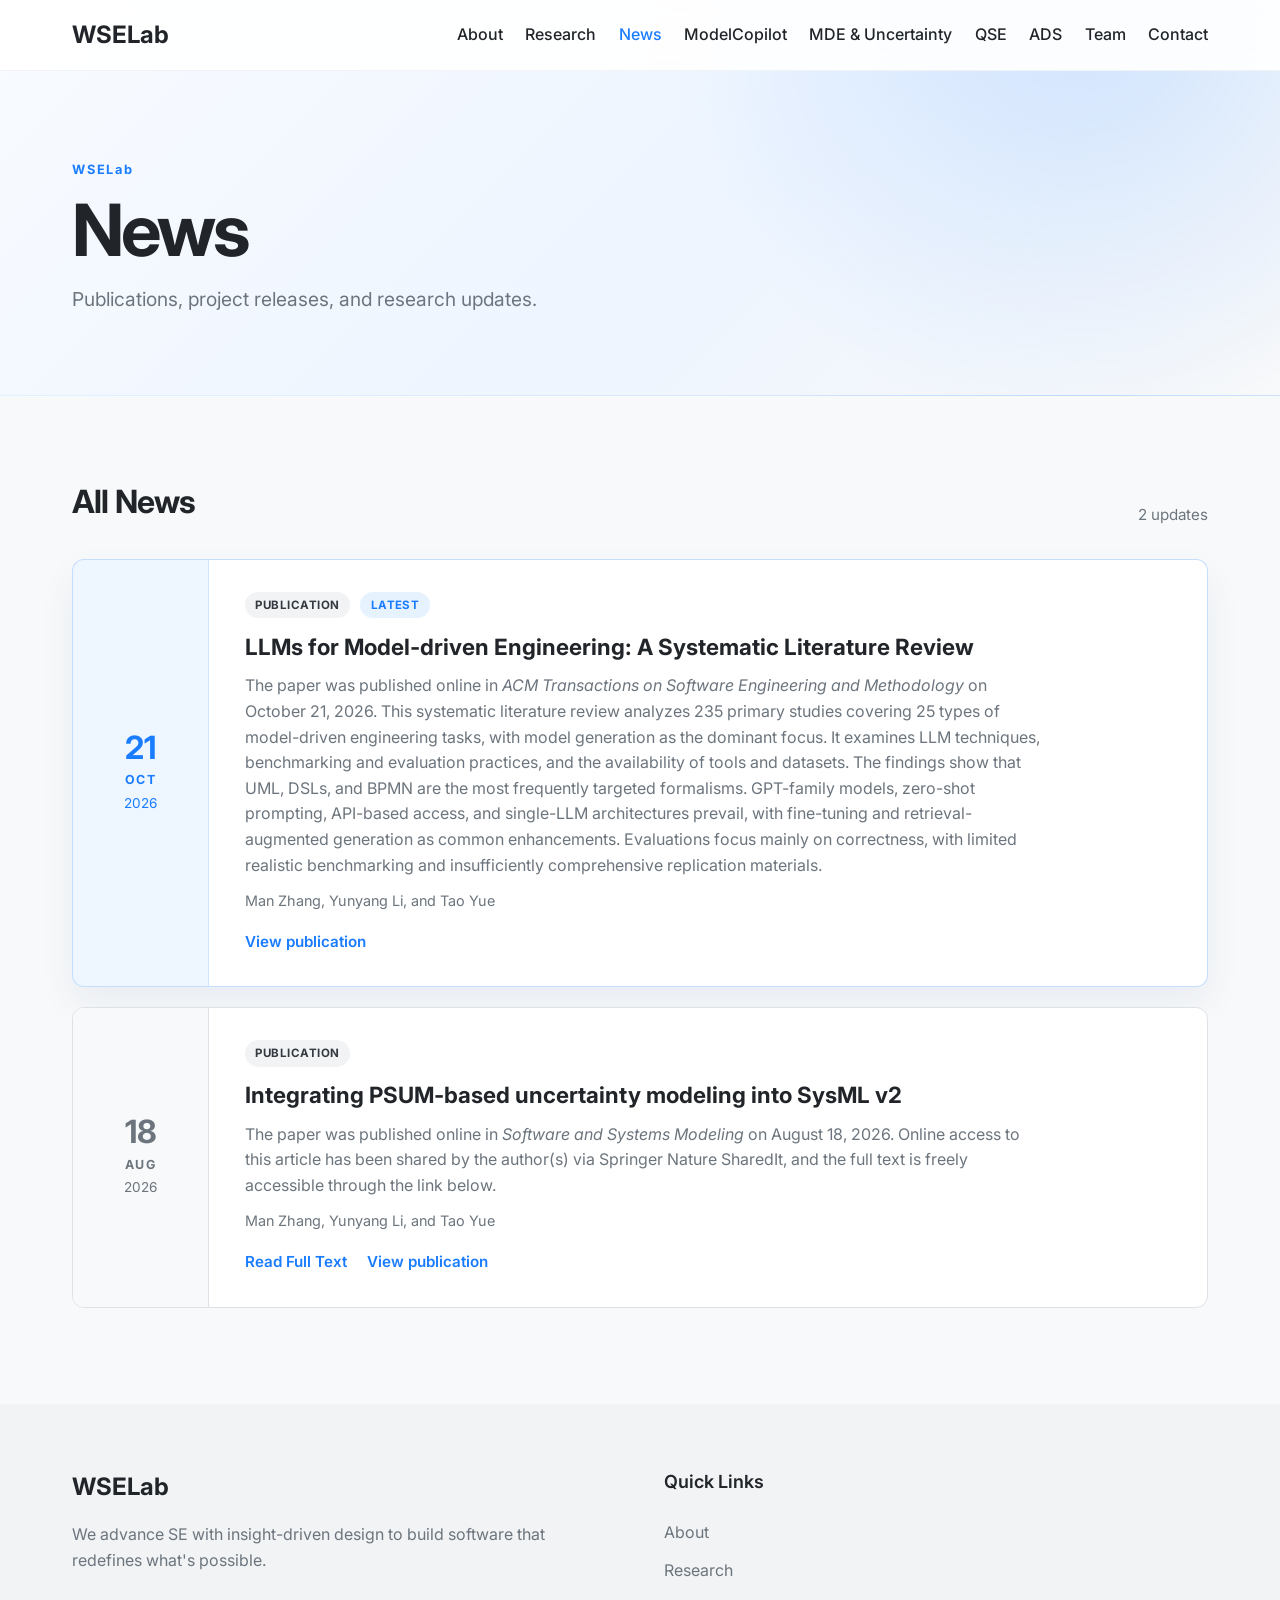
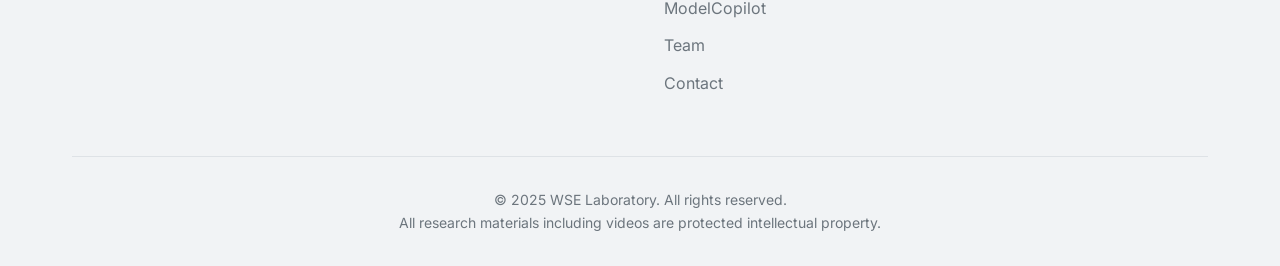
<file: news.html>
<!DOCTYPE html>
<html lang="en">
<head>
  <meta charset="UTF-8">
  <meta name="viewport" content="width=device-width, initial-scale=1.0">
  <title>News - WSE Laboratory</title>
  <meta name="description" content="Latest publications, project releases, and research updates from WSE Laboratory.">
  <meta name="author" content="WSE Laboratory">
  <link rel="stylesheet" href="https://fonts.googleapis.com/css2?family=Inter:wght@300;400;500;600;700&display=swap">
  <style>
    :root {
      --accent-color: #1a7cff;
      --accent-light: #3d8cfa;
      --neutral-50: #f8f9fa;
      --neutral-100: #f1f3f5;
      --neutral-300: #dee2e6;
      --neutral-800: #343a40;
      --text-color: #212529;
      --text-muted: #6c757d;
    }

    * {
      box-sizing: border-box;
      margin: 0;
      padding: 0;
    }

    html {
      scroll-behavior: smooth;
    }

    body {
      min-height: 100vh;
      font-family: 'Inter', sans-serif;
      line-height: 1.6;
      color: var(--text-color);
      background-color: var(--neutral-50);
    }

    a {
      color: var(--accent-color);
      text-decoration: none;
    }

    a:hover {
      text-decoration: underline;
    }

    .container {
      width: 100%;
      max-width: 1200px;
      padding: 0 2rem;
      margin: 0 auto;
    }

    .navbar {
      position: fixed;
      inset: 0 0 auto;
      z-index: 1000;
      padding: 1rem 0;
      border-bottom: 1px solid var(--neutral-100);
      background-color: rgba(255, 255, 255, 0.9);
      backdrop-filter: blur(10px);
      -webkit-backdrop-filter: blur(10px);
      transition: all 0.3s ease;
    }

    .navbar.scrolled {
      padding: 0.5rem 0;
      box-shadow: 0 2px 10px rgba(0, 0, 0, 0.05);
    }

    .navbar-container {
      display: flex;
      align-items: center;
      justify-content: space-between;
    }

    .navbar-logo {
      color: var(--text-color);
      font-size: 1.5rem;
      font-weight: 700;
    }

    .navbar-logo:hover,
    .navbar-link:hover {
      text-decoration: none;
    }

    .navbar-links {
      display: flex;
      align-items: center;
      gap: 1.4rem;
    }

    .navbar-link {
      color: var(--text-color);
      font-weight: 500;
    }

    .navbar-link.active {
      color: var(--accent-color);
    }

    .mobile-menu-btn {
      display: none;
      border: 0;
      background: none;
      color: var(--text-color);
      font-size: 1.5rem;
      cursor: pointer;
    }

    .page-header {
      position: relative;
      padding: 10rem 0 5rem;
      overflow: hidden;
      border-bottom: 1px solid rgba(26, 124, 255, 0.1);
      background:
        radial-gradient(circle at 85% 5%, rgba(26, 124, 255, 0.15), transparent 26rem),
        linear-gradient(135deg, #f8fbff 0%, #eef5ff 55%, #f8f9fa 100%);
    }

    .page-eyebrow {
      display: block;
      margin-bottom: 0.75rem;
      color: var(--accent-color);
      font-size: 0.8rem;
      font-weight: 700;
      letter-spacing: 0.14em;
    }

    .page-title {
      margin-bottom: 1rem;
      font-size: clamp(2.75rem, 7vw, 4.5rem);
      line-height: 1.05;
      letter-spacing: -0.04em;
    }

    .page-description {
      max-width: 42rem;
      color: var(--text-muted);
      font-size: 1.2rem;
    }

    .news-archive {
      padding: 5rem 0 6rem;
    }

    .archive-heading {
      display: flex;
      align-items: flex-end;
      justify-content: space-between;
      gap: 2rem;
      margin-bottom: 2rem;
    }

    .archive-title {
      font-size: 2rem;
      letter-spacing: -0.025em;
    }

    .archive-count {
      color: var(--text-muted);
      font-size: 0.95rem;
    }

    .news-list {
      display: grid;
      gap: 1.25rem;
    }

    .news-item {
      display: grid;
      grid-template-columns: 8.5rem minmax(0, 1fr);
      overflow: hidden;
      border: 1px solid var(--neutral-300);
      border-radius: 0.75rem;
      background-color: white;
      transition: transform 0.25s ease, box-shadow 0.25s ease, border-color 0.25s ease;
    }

    .news-item:hover {
      transform: translateY(-3px);
      border-color: rgba(26, 124, 255, 0.35);
      box-shadow: 0 16px 35px rgba(26, 72, 130, 0.08);
    }

    .news-item.featured {
      border-color: rgba(26, 124, 255, 0.25);
      box-shadow: 0 16px 35px rgba(26, 72, 130, 0.07);
    }

    .news-date {
      display: flex;
      align-items: center;
      justify-content: center;
      flex-direction: column;
      padding: 2rem 1rem;
      border-right: 1px solid var(--neutral-300);
      background: var(--neutral-50);
      color: var(--text-muted);
      text-align: center;
    }

    .featured .news-date {
      border-color: rgba(26, 124, 255, 0.14);
      background: rgba(26, 124, 255, 0.07);
      color: var(--accent-color);
    }

    .news-date-day {
      font-size: 2rem;
      font-weight: 700;
      line-height: 1;
    }

    .news-date-month {
      margin-top: 0.4rem;
      font-size: 0.78rem;
      font-weight: 700;
      letter-spacing: 0.1em;
      text-transform: uppercase;
    }

    .news-date-year {
      margin-top: 0.15rem;
      font-size: 0.85rem;
    }

    .news-content {
      padding: 2rem 2.25rem;
    }

    .news-meta {
      display: flex;
      align-items: center;
      flex-wrap: wrap;
      gap: 0.65rem;
      margin-bottom: 0.85rem;
    }

    .news-tag,
    .latest-tag {
      padding: 0.25rem 0.65rem;
      border-radius: 9999px;
      font-size: 0.72rem;
      font-weight: 700;
      letter-spacing: 0.04em;
      text-transform: uppercase;
    }

    .news-tag {
      background: var(--neutral-100);
      color: var(--neutral-800);
    }

    .latest-tag {
      background: rgba(26, 124, 255, 0.1);
      color: var(--accent-color);
    }

    .news-item-title {
      margin-bottom: 0.7rem;
      font-size: 1.4rem;
      line-height: 1.35;
    }

    .news-item-title a {
      color: var(--text-color);
    }

    .news-item-title a:hover {
      color: var(--accent-color);
      text-decoration: none;
    }

    .news-summary {
      max-width: 50rem;
      color: var(--text-muted);
    }

    .news-byline {
      margin-top: 0.65rem;
      color: var(--text-muted);
      font-size: 0.9rem;
    }

    .news-links {
      display: flex;
      flex-wrap: wrap;
      gap: 1.25rem;
      margin-top: 1.15rem;
      font-size: 0.95rem;
      font-weight: 600;
    }

    .news-links a:hover {
      text-decoration: none;
    }

    .footer {
      padding: 4rem 0 2rem;
      background-color: var(--neutral-100);
    }

    .footer-content {
      display: grid;
      grid-template-columns: repeat(auto-fit, minmax(250px, 1fr));
      gap: 3rem;
      margin-bottom: 3rem;
    }

    .footer-brand {
      display: flex;
      flex-direction: column;
    }

    .footer-logo {
      font-size: 1.5rem;
      font-weight: 700;
      margin-bottom: 1rem;
    }

    .footer-description {
      margin-bottom: 1.5rem;
      color: var(--text-muted);
    }

    .footer-heading {
      font-size: 1.125rem;
      font-weight: 600;
      margin-bottom: 1.5rem;
    }

    .footer-links {
      list-style-type: none;
    }

    .footer-item {
      margin-bottom: 0.75rem;
    }

    .footer-link {
      color: var(--text-muted);
      transition: color 0.3s ease;
    }

    .footer-link:hover {
      color: var(--accent-color);
    }

    .footer-bottom {
      padding-top: 2rem;
      border-top: 1px solid var(--neutral-300);
      color: var(--text-muted);
      font-size: 0.875rem;
      text-align: center;
    }

    @media (max-width: 860px) {
      .navbar-links {
        display: none;
      }

      .navbar-links.active {
        display: flex;
        align-items: flex-start;
        flex-direction: column;
        position: absolute;
        top: 100%;
        left: 0;
        right: 0;
        padding: 1rem 2rem;
        border-top: 1px solid var(--neutral-100);
        background-color: white;
        box-shadow: 0 10px 15px rgba(0, 0, 0, 0.1);
      }

      .mobile-menu-btn {
        display: block;
      }
    }

    @media (max-width: 640px) {
      .container {
        padding: 0 1.25rem;
      }

      .page-header {
        padding: 8.5rem 0 4rem;
      }

      .news-archive {
        padding: 3.5rem 0 4.5rem;
      }

      .archive-heading {
        align-items: flex-start;
        flex-direction: column;
        gap: 0.5rem;
      }

      .news-item {
        grid-template-columns: 1fr;
      }

      .news-date {
        align-items: baseline;
        justify-content: flex-start;
        flex-direction: row;
        gap: 0.35rem;
        padding: 1rem 1.4rem;
        border-right: 0;
        border-bottom: 1px solid var(--neutral-300);
      }

      .featured .news-date {
        border-bottom-color: rgba(26, 124, 255, 0.14);
      }

      .news-date-day {
        font-size: 1rem;
      }

      .news-date-month,
      .news-date-year {
        margin-top: 0;
      }

      .news-content {
        padding: 1.5rem;
      }

      .news-item-title {
        font-size: 1.2rem;
      }
    }
  </style>
</head>
<body>
  <header class="navbar">
    <div class="container navbar-container">
      <a href="index.html" class="navbar-logo">WSELab</a>
      <nav class="navbar-links" aria-label="Main navigation">
        <a href="index.html#about" class="navbar-link">About</a>
        <a href="index.html#research" class="navbar-link">Research</a>
        <a href="news.html" class="navbar-link active" aria-current="page">News</a>
        <a href="model-copilot.html" class="navbar-link">ModelCopilot</a>
        <a href="mde-uncertainty.html" class="navbar-link">MDE &amp; Uncertainty</a>
        <a href="QSE.html" class="navbar-link">QSE</a>
        <a href="ADS.html" class="navbar-link">ADS</a>
        <a href="index.html#team" class="navbar-link">Team</a>
        <a href="index.html#contact" class="navbar-link">Contact</a>
      </nav>
      <button class="mobile-menu-btn" type="button" aria-label="Toggle navigation" aria-expanded="false">☰</button>
    </div>
  </header>

  <main>
    <section class="page-header">
      <div class="container">
        <span class="page-eyebrow">WSELab</span>
        <h1 class="page-title">News</h1>
        <p class="page-description">
          Publications, project releases, and research updates.
        </p>
      </div>
    </section>

    <section class="news-archive" aria-labelledby="archive-title">
      <div class="container">
        <div class="archive-heading">
          <h2 class="archive-title" id="archive-title">All News</h2>
          <p class="archive-count">2 updates</p>
        </div>

        <div class="news-list">
          <article class="news-item featured">
            <time class="news-date" datetime="2026-10-21">
              <span class="news-date-day">21</span>
              <span class="news-date-month">Oct</span>
              <span class="news-date-year">2026</span>
            </time>
            <div class="news-content">
              <div class="news-meta">
                <span class="news-tag">Publication</span>
                <span class="latest-tag">Latest</span>
              </div>
              <h2 class="news-item-title">
                <a href="https://dl.acm.org/doi/10.1145/3859883" target="_blank" rel="noopener noreferrer">
                  LLMs for Model-driven Engineering: A Systematic Literature Review
                </a>
              </h2>
              <p class="news-summary">
                The paper was published online in <em>ACM Transactions on Software Engineering and Methodology</em> on October 21, 2026. This systematic literature review analyzes 235 primary studies covering 25 types of model-driven engineering tasks, with model generation as the dominant focus. It examines LLM techniques, benchmarking and evaluation practices, and the availability of tools and datasets. The findings show that UML, DSLs, and BPMN are the most frequently targeted formalisms. GPT-family models, zero-shot prompting, API-based access, and single-LLM architectures prevail, with fine-tuning and retrieval-augmented generation as common enhancements. Evaluations focus mainly on correctness, with limited realistic benchmarking and insufficiently comprehensive replication materials.
              </p>
              <p class="news-byline">Man Zhang, Yunyang Li, and Tao Yue</p>
              <div class="news-links">
                <a href="https://dl.acm.org/doi/10.1145/3859883" target="_blank" rel="noopener noreferrer">View publication</a>
              </div>
            </div>
          </article>

          <article class="news-item">
            <time class="news-date" datetime="2026-08-18">
              <span class="news-date-day">18</span>
              <span class="news-date-month">Aug</span>
              <span class="news-date-year">2026</span>
            </time>
            <div class="news-content">
              <div class="news-meta">
                <span class="news-tag">Publication</span>
              </div>
              <h2 class="news-item-title">
                <a href="https://doi.org/10.1007/s10270-026-01407-4" target="_blank" rel="noopener noreferrer">
                  Integrating PSUM-based uncertainty modeling into SysML v2
                </a>
              </h2>
              <p class="news-summary">
                The paper was published online in <em>Software and Systems Modeling</em> on August 18, 2026. Online
                access to this article has been shared by the author(s) via Springer Nature SharedIt, and the full text
                is freely accessible through the link below.
              </p>
              <p class="news-byline">Man Zhang, Yunyang Li, and Tao Yue</p>
              <div class="news-links">
                <a href="https://rdcu.be/fABl4" target="_blank" rel="noopener noreferrer">Read Full Text</a>
                <a href="https://doi.org/10.1007/s10270-026-01407-4" target="_blank" rel="noopener noreferrer">View publication</a>
              </div>
            </div>
          </article>

        </div>
      </div>
    </section>
  </main>

  <footer class="footer">
    <div class="container">
      <div class="footer-content">
        <div class="footer-brand">
          <div class="footer-logo">WSELab</div>
          <p class="footer-description">
            We advance SE with insight-driven design to build software that redefines what's possible.
          </p>
        </div>

        <div>
          <h3 class="footer-heading">Quick Links</h3>
          <ul class="footer-links">
            <li class="footer-item"><a href="index.html#about" class="footer-link">About</a></li>
            <li class="footer-item"><a href="index.html#research" class="footer-link">Research</a></li>
            <li class="footer-item"><a href="model-copilot.html" class="footer-link">ModelCopilot</a></li>
            <li class="footer-item"><a href="index.html#team" class="footer-link">Team</a></li>
            <li class="footer-item"><a href="index.html#contact" class="footer-link">Contact</a></li>
          </ul>
        </div>
      </div>
      <div class="footer-bottom">
        <p>&copy; 2025 WSE Laboratory. All rights reserved.</p>
        <p>All research materials including videos are protected intellectual property.</p>
      </div>
    </div>
  </footer>

  <script>
    const navbar = document.querySelector('.navbar');
    const mobileMenuBtn = document.querySelector('.mobile-menu-btn');
    const navbarLinks = document.querySelector('.navbar-links');

    window.addEventListener('scroll', () => {
      navbar.classList.toggle('scrolled', window.scrollY > 50);
    });

    mobileMenuBtn.addEventListener('click', () => {
      const isOpen = navbarLinks.classList.toggle('active');
      mobileMenuBtn.setAttribute('aria-expanded', String(isOpen));
    });

    document.querySelectorAll('.navbar-link').forEach(link => {
      link.addEventListener('click', () => {
        navbarLinks.classList.remove('active');
        mobileMenuBtn.setAttribute('aria-expanded', 'false');
      });
    });
  </script>
</body>
</html>
</file>
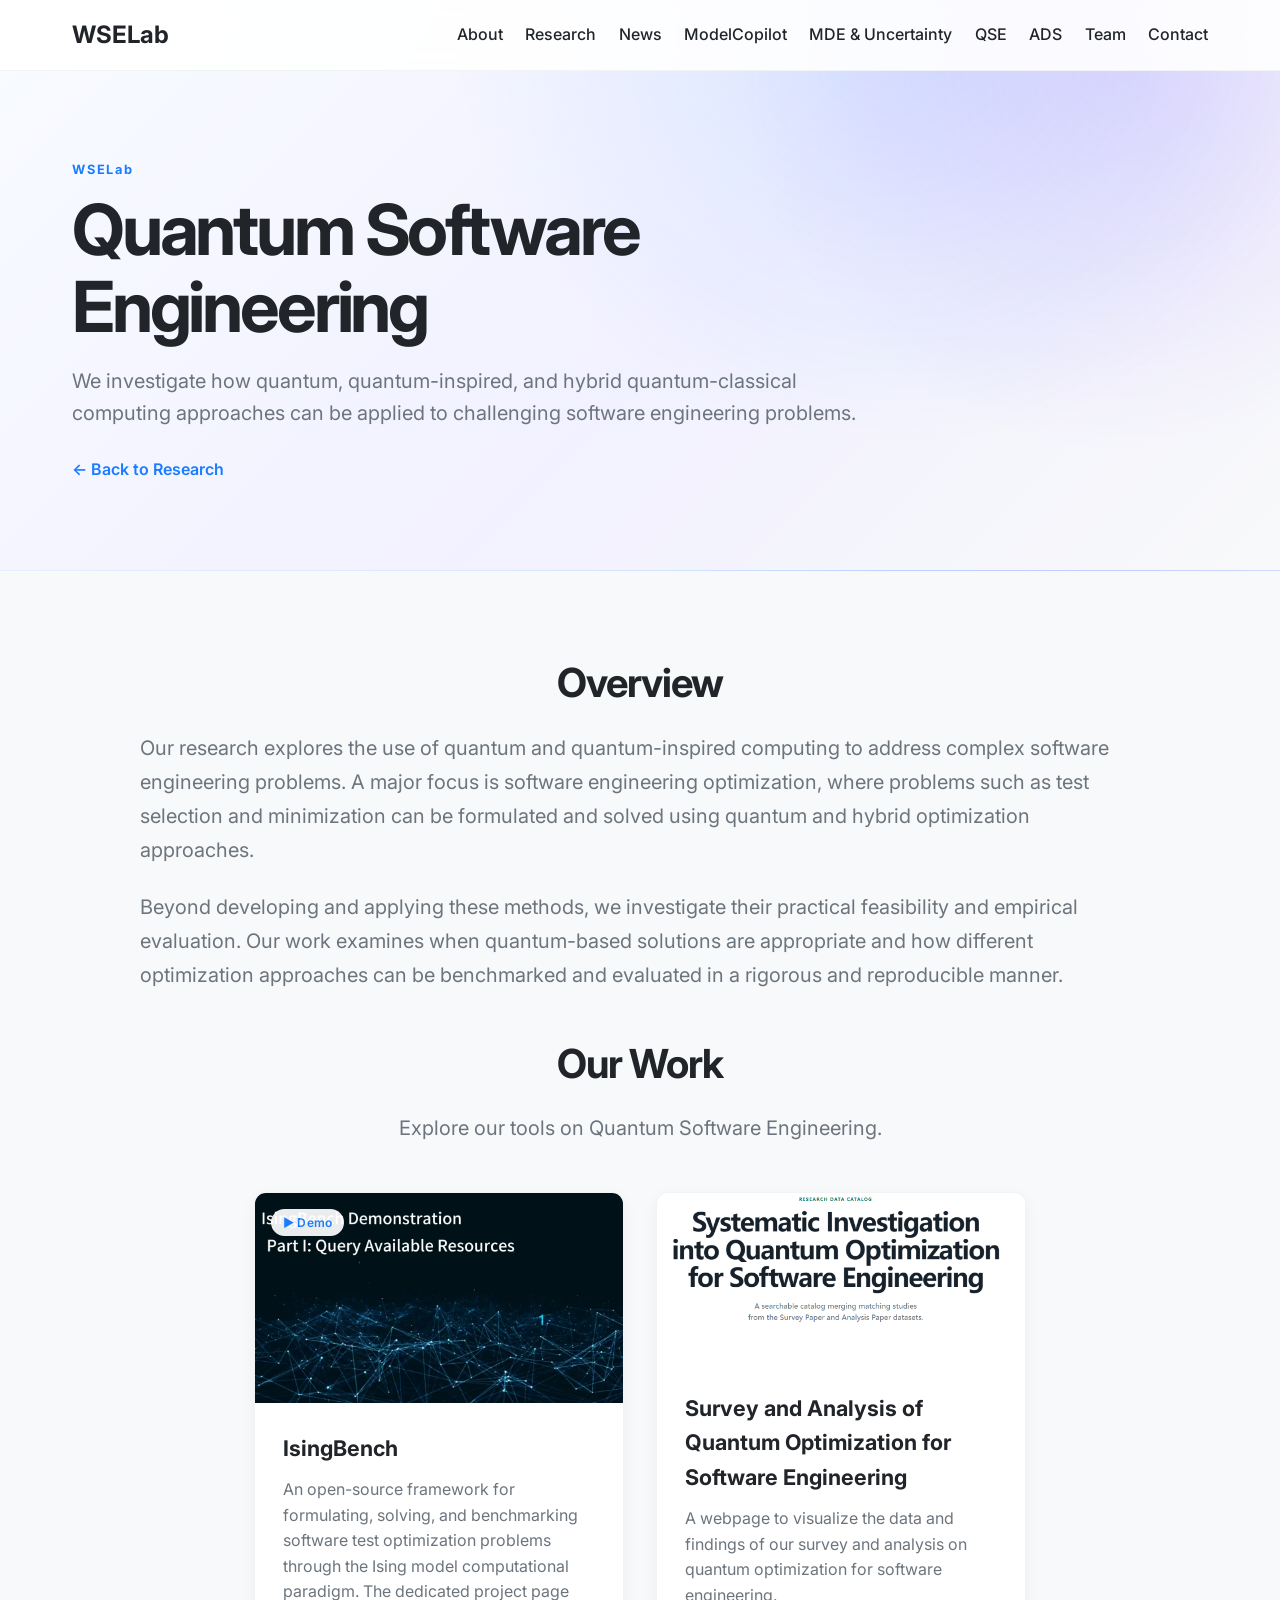
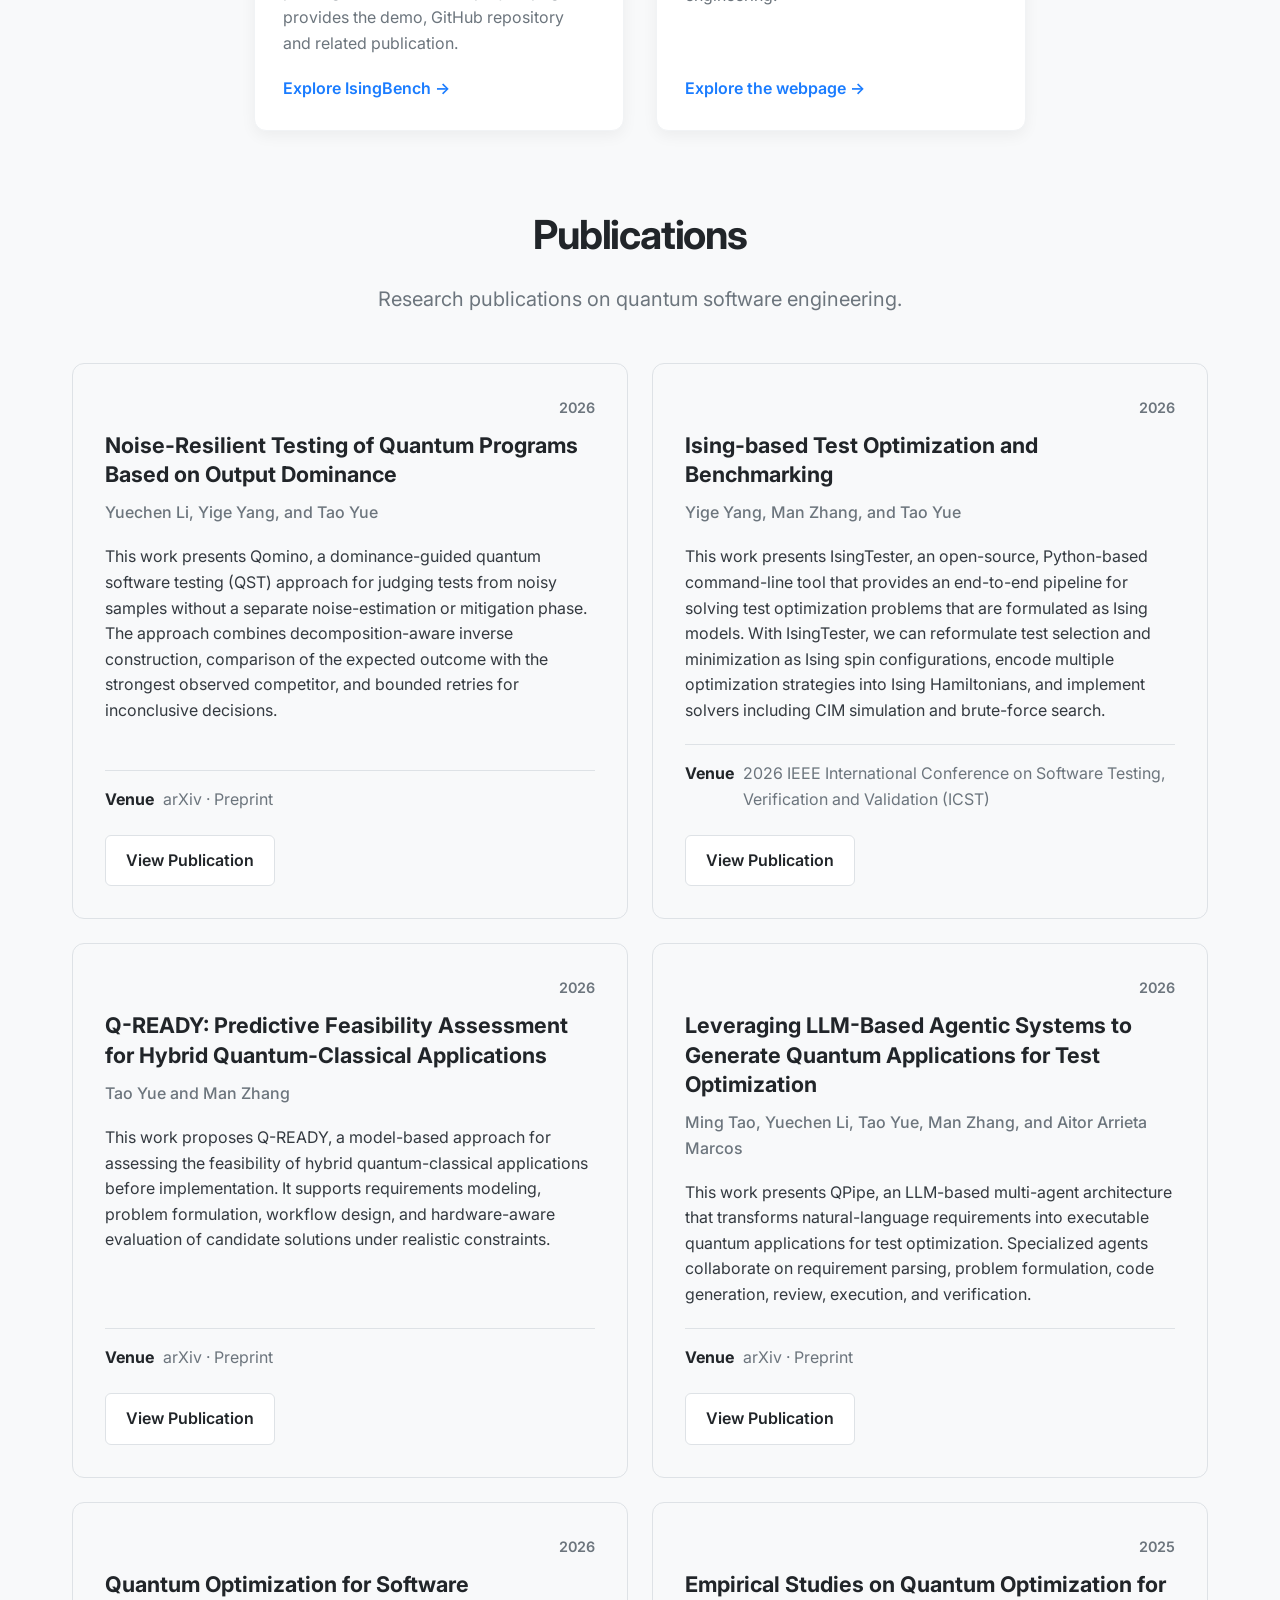
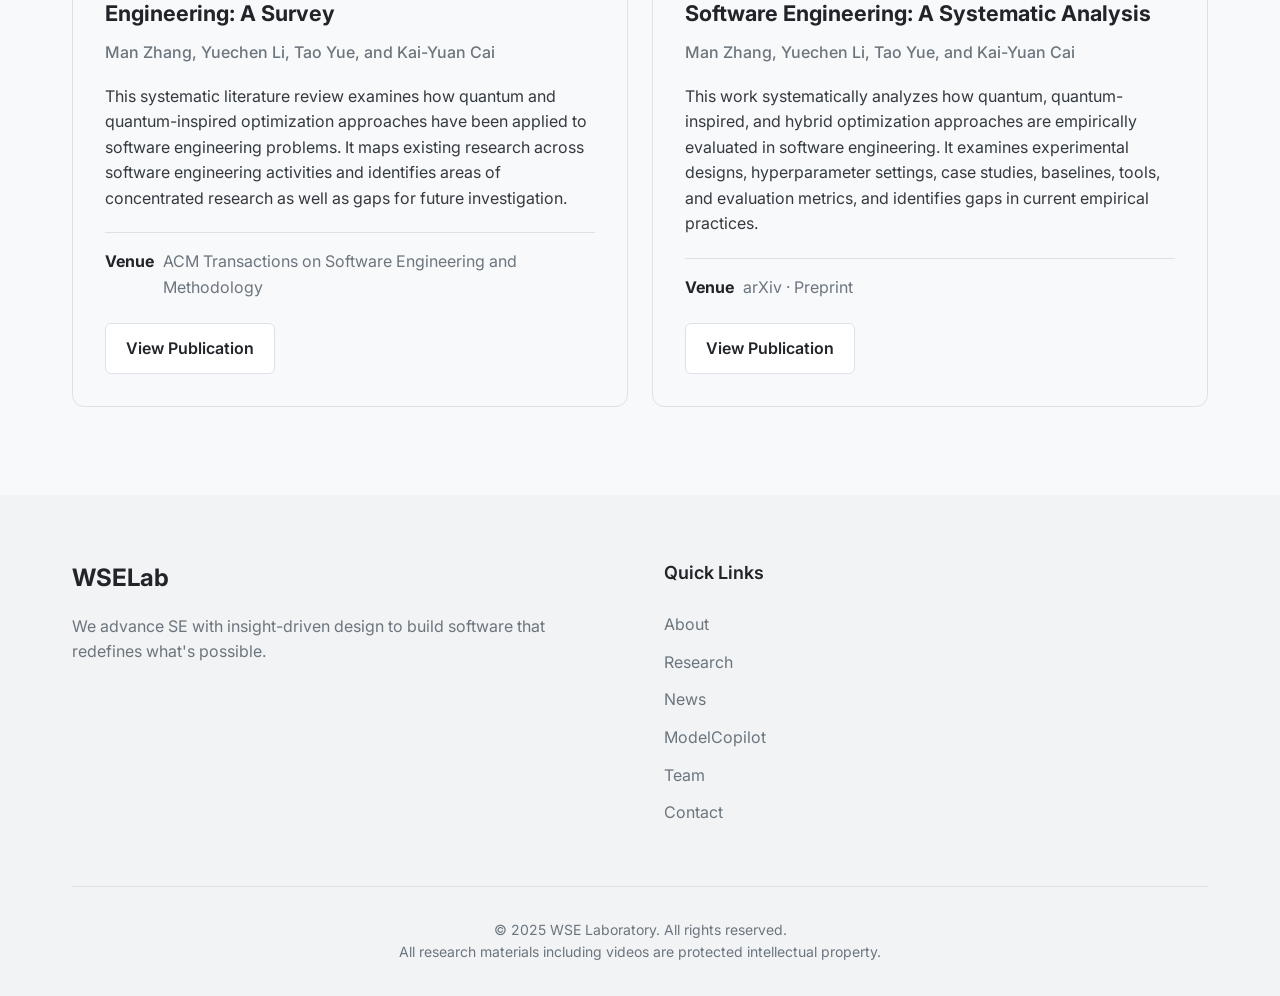
<file: QSE.html>
<!DOCTYPE html>
<html lang="en">
<head>
  <meta charset="UTF-8">
  <meta name="viewport" content="width=device-width, initial-scale=1.0">
  <title>Quantum Software Engineering - WSE Laboratory</title>
  <meta name="description" content="Quantum Software Engineering research at WSELab.">
  <meta name="author" content="WSE Laboratory">
  <link rel="stylesheet" href="https://fonts.googleapis.com/css2?family=Inter:wght@300;400;500;600;700&display=swap">
  <style>
    :root {
      --accent-color: #1a7cff;
      --accent-light: #3d8cfa;
      --accent-soft: rgba(26, 124, 255, 0.1);
      --neutral-50: #f8f9fa;
      --neutral-100: #f1f3f5;
      --neutral-300: #dee2e6;
      --neutral-800: #343a40;
      --text-color: #212529;
      --text-muted: #6c757d;
    }

    * {
      box-sizing: border-box;
      margin: 0;
      padding: 0;
    }

    html { scroll-behavior: smooth; }

    body {
      min-height: 100vh;
      font-family: 'Inter', sans-serif;
      line-height: 1.6;
      color: var(--text-color);
      background-color: var(--neutral-50);
    }

    a {
      color: var(--accent-color);
      text-decoration: none;
    }

    a:hover { text-decoration: underline; }

    .container {
      width: 100%;
      max-width: 1200px;
      padding: 0 2rem;
      margin: 0 auto;
    }

    .btn {
      display: inline-flex;
      align-items: center;
      justify-content: center;
      gap: 0.45rem;
      padding: 0.75rem 1.25rem;
      border-radius: 0.375rem;
      font-weight: 600;
      transition: all 0.25s ease;
    }

    .btn-primary {
      border: 1px solid var(--accent-color);
      background-color: var(--accent-color);
      color: white;
    }

    .btn-primary:hover {
      border-color: var(--accent-light);
      background-color: var(--accent-light);
      text-decoration: none;
    }

    .btn-secondary {
      border: 1px solid var(--neutral-300);
      background-color: white;
      color: var(--text-color);
    }

    .btn-secondary:hover {
      border-color: var(--accent-color);
      color: var(--accent-color);
      text-decoration: none;
    }

    .navbar {
      position: fixed;
      inset: 0 0 auto;
      z-index: 1000;
      padding: 1rem 0;
      border-bottom: 1px solid var(--neutral-100);
      background-color: rgba(255, 255, 255, 0.9);
      backdrop-filter: blur(10px);
      -webkit-backdrop-filter: blur(10px);
      transition: all 0.3s ease;
    }

    .navbar.scrolled {
      padding: 0.5rem 0;
      box-shadow: 0 2px 10px rgba(0, 0, 0, 0.05);
    }

    .navbar-container {
      display: flex;
      align-items: center;
      justify-content: space-between;
    }

    .navbar-logo {
      color: var(--text-color);
      font-size: 1.5rem;
      font-weight: 700;
    }

    .navbar-logo:hover,
    .navbar-link:hover { text-decoration: none; }

    .navbar-links {
      display: flex;
      align-items: center;
      gap: 1.4rem;
    }

    .navbar-link {
      color: var(--text-color);
      font-weight: 500;
    }

    .mobile-menu-btn {
      display: none;
      border: 0;
      background: none;
      color: var(--text-color);
      font-size: 1.5rem;
      cursor: pointer;
    }

    .page-header {
      position: relative;
      padding: 10rem 0 5.5rem;
      overflow: hidden;
      border-bottom: 1px solid rgba(26, 124, 255, 0.1);
      background:
        radial-gradient(circle at 88% 12%, rgba(124, 77, 255, 0.15), transparent 24rem),
        radial-gradient(circle at 70% 0%, rgba(26, 124, 255, 0.13), transparent 28rem),
        linear-gradient(135deg, #f8fbff 0%, #f2f1ff 55%, #f8f9fa 100%);
    }

    .page-eyebrow {
      display: block;
      margin-bottom: 0.75rem;
      color: var(--accent-color);
      font-size: 0.8rem;
      font-weight: 700;
      letter-spacing: 0.14em;
    }

    .page-title {
      max-width: 58rem;
      margin-bottom: 1.25rem;
      font-size: clamp(2.6rem, 6vw, 4.4rem);
      line-height: 1.08;
      letter-spacing: -0.045em;
    }

    .page-description {
      max-width: 49rem;
      margin-bottom: 1.75rem;
      color: var(--text-muted);
      font-size: 1.25rem;
    }

    .back-link {
      display: inline-flex;
      align-items: center;
      gap: 0.45rem;
      font-weight: 600;
    }

    .section { padding: 5.5rem 0; }

    .section-title {
      margin-bottom: 1.5rem;
      font-size: 2.5rem;
      font-weight: 700;
      line-height: 1.2;
      letter-spacing: -0.03em;
      text-align: center;
    }

    .section-subtitle {
      max-width: 55rem;
      margin: 0 auto 3rem;
      color: var(--text-muted);
      font-size: 1.25rem;
      text-align: center;
    }

    .research-overview {
      max-width: 1000px;
      margin: 0 auto 3rem;
      text-align: left;
    }

    .research-overview p {
      margin-bottom: 1.4rem;
      color: var(--text-muted);
      font-size: 1.25rem;
      line-height: 1.7;
    }

    .publication-meta-row {
      display: flex;
      align-items: center;
      justify-content: space-between;
      flex-wrap: wrap;
      gap: 0.75rem;
      margin-bottom: 1rem;
    }

    .tool-tag {
      display: inline-flex;
      align-items: center;
      padding: 0.25rem 0.65rem;
      border-radius: 9999px;
      background-color: var(--accent-soft);
      color: var(--accent-color);
      font-size: 0.72rem;
      font-weight: 700;
      letter-spacing: 0.04em;
      text-transform: uppercase;
    }

    .publication-year {
      align-self: flex-end;
      margin-bottom: 0.75rem;
      color: var(--text-muted);
      font-size: 0.9rem;
      font-weight: 600;
    }

    .publication-title a { color: var(--text-color); }

    .publication-title a:hover {
      color: var(--accent-color);
      text-decoration: none;
    }

    .publication-authors {
      margin-bottom: 1.15rem;
      color: var(--text-muted);
      font-size: 1rem;
      font-weight: 500;
    }

    .publication-abstract {
      max-width: 58rem;
      margin-bottom: 1.3rem;
      color: var(--neutral-800);
    }

    .publication-venue {
      display: flex;
      align-items: flex-start;
      gap: 0.55rem;
      margin-bottom: 1.4rem;
      color: var(--text-muted);
      font-size: 1rem;
    }

    .venue-label {
      flex: 0 0 auto;
      color: var(--text-color);
      font-weight: 700;
    }

    .publication-actions {
      display: flex;
      flex-wrap: wrap;
      gap: 0.75rem;
    }

    .publication-grid {
      display: grid;
      grid-template-columns: repeat(2, minmax(0, 1fr));
      gap: 1.5rem;
    }

    .publication-card {
      display: flex;
      flex-direction: column;
      min-width: 0;
      padding: 2rem;
      border: 1px solid var(--neutral-300);
      border-radius: 0.75rem;
      background-color: var(--neutral-50);
      transition: transform 0.25s ease, border-color 0.25s ease, box-shadow 0.25s ease;
    }

    .publication-card:hover {
      transform: translateY(-3px);
      border-color: rgba(26, 124, 255, 0.35);
      box-shadow: 0 14px 32px rgba(26, 72, 130, 0.07);
    }

    .publication-title {
      margin-bottom: 0.7rem;
      font-size: 1.35rem;
      line-height: 1.35;
    }

    .publication-card .publication-abstract {
      font-size: 1rem;
      flex-grow: 1;
    }

    .publication-card .publication-venue {
      padding-top: 1rem;
      border-top: 1px solid var(--neutral-300);
    }


    /* Project cards (hub) */
    .project-grid {
      display: grid;
      grid-template-columns: repeat(2, minmax(320px, 370px));
      gap: 2rem;
      margin-top: 3rem;
      justify-content: center;
    }

    .project-card {
      display: flex;
      flex-direction: column;
      background-color: white;
      border: 1px solid var(--neutral-100);
      border-radius: 0.75rem;
      overflow: hidden;
      box-shadow: 0 5px 15px rgba(0, 0, 0, 0.05);
      transition: all 0.3s ease;
      color: var(--text-color);
    }

    a.project-card:hover {
      transform: translateY(-6px);
      box-shadow: 0 15px 35px rgba(26, 124, 255, 0.15);
      text-decoration: none;
    }

    a.project-card:hover .project-card-link {
      text-decoration: underline;
    }

    .project-card-media {
      position: relative;
      height: 210px;
      overflow: hidden;
      background-color: #f0f5ff;
    }

    .project-card-media img,
    .project-card-media video {
      width: 100%;
      height: 100%;
      object-fit: cover;
      transition: transform 0.4s ease;
    }

    .project-card-media.qopt-media {
      height: 170px;
      overflow: hidden;
    }

    .qopt-media img {
      width: 108%;
      max-width: none;
      margin-left: -4%;
      object-fit: cover;
    }

    .project-tag {
      position: absolute;
      top: 1rem;
      left: 1rem;
      padding: 0.25rem 0.75rem;
      border-radius: 9999px;
      background-color: rgba(255, 255, 255, 0.92);
      color: var(--accent-color);
      font-size: 0.75rem;
      font-weight: 600;
      letter-spacing: 0.02em;
    }

    .project-card-body {
      display: flex;
      flex-direction: column;
      flex: 1;
      padding: 1.75rem;
    }

    .project-card-title {
      font-size: 1.35rem;
      font-weight: 700;
      margin-bottom: 0.75rem;
    }

    .project-card-desc {
      color: var(--text-muted);
      flex: 1;
      margin-bottom: 1.25rem;
    }

    .project-card-link {
      color: var(--accent-color);
      font-weight: 600;
    }

    .project-card.coming-soon .project-card-media {
      display: flex;
      align-items: center;
      justify-content: center;
      background: linear-gradient(135deg, rgba(26, 124, 255, 0.10), rgba(26, 124, 255, 0.03));
    }

    .publications-section { margin-top: 5rem; }

    .footer {
      padding: 4rem 0 2rem;
      background-color: var(--neutral-100);
    }

    .footer-content {
      display: grid;
      grid-template-columns: repeat(auto-fit, minmax(250px, 1fr));
      gap: 3rem;
      margin-bottom: 3rem;
    }

    .footer-brand {
      display: flex;
      flex-direction: column;
    }

    .footer-logo {
      margin-bottom: 1rem;
      font-size: 1.5rem;
      font-weight: 700;
    }

    .footer-description {
      margin-bottom: 1.5rem;
      color: var(--text-muted);
    }

    .footer-heading {
      margin-bottom: 1.5rem;
      font-size: 1.125rem;
      font-weight: 600;
    }

    .footer-links { list-style-type: none; }
    .footer-item { margin-bottom: 0.75rem; }

    .footer-link {
      color: var(--text-muted);
      transition: color 0.3s ease;
    }

    .footer-link:hover { color: var(--accent-color); }

    .footer-bottom {
      padding-top: 2rem;
      border-top: 1px solid var(--neutral-300);
      color: var(--text-muted);
      font-size: 0.875rem;
      text-align: center;
    }

    @media (max-width: 900px) {
      .navbar-links { display: none; }
      .navbar-links.active {
        display: flex;
        align-items: flex-start;
        flex-direction: column;
        position: absolute;
        top: 100%;
        left: 0;
        right: 0;
        padding: 1rem 2rem;
        border-top: 1px solid var(--neutral-100);
        background-color: white;
        box-shadow: 0 10px 15px rgba(0, 0, 0, 0.1);
      }
      .mobile-menu-btn { display: block; }
    }

    @media (max-width: 760px) {
      .publication-grid { grid-template-columns: 1fr; }
      .project-grid { grid-template-columns: minmax(320px, 370px); }
    }

    @media (max-width: 640px) {
      .container { padding: 0 1.25rem; }
      .page-header { padding: 8.5rem 0 4rem; }
      .section { padding: 4rem 0; }
      .section-title { font-size: 2rem; }
      .publication-card { padding: 1.5rem; }
      .publication-actions { flex-direction: column; }
      .publication-actions .btn { width: 100%; }
    }
  </style>
</head>
<body>
  <header class="navbar">
    <div class="container navbar-container">
      <a href="index.html" class="navbar-logo">WSELab</a>
      <nav class="navbar-links" aria-label="Main navigation">
        <a href="index.html#about" class="navbar-link">About</a>
        <a href="index.html#research" class="navbar-link">Research</a>
        <a href="news.html" class="navbar-link">News</a>
        <a href="model-copilot.html" class="navbar-link">ModelCopilot</a>
        <a href="mde-uncertainty.html" class="navbar-link">MDE &amp; Uncertainty</a>
        <a href="QSE.html" class="navbar-link active" aria-current="page">QSE</a>
        <a href="ADS.html" class="navbar-link">ADS</a>
        <a href="index.html#team" class="navbar-link">Team</a>
        <a href="index.html#contact" class="navbar-link">Contact</a>
      </nav>
      <button class="mobile-menu-btn" type="button" aria-label="Toggle navigation" aria-expanded="false">☰</button>
    </div>
  </header>

  <main>
    <section class="page-header">
      <div class="container">
        <span class="page-eyebrow">WSELab</span>
        <h1 class="page-title">Quantum Software Engineering</h1>
        <p class="page-description">
          We investigate how quantum, quantum-inspired, and hybrid quantum-classical computing approaches can be applied to challenging software engineering problems.
        </p>
        <a href="index.html#research" class="back-link">← Back to Research</a>
      </div>
    </section>

    <section class="section">
      <div class="container">
        <h2 class="section-title">Overview</h2>
        <div class="research-overview">
          <p>
            Our research explores the use of quantum and quantum-inspired computing to address complex software engineering problems. A major focus is software engineering optimization, where problems such as test selection and minimization can be formulated and solved using quantum and hybrid optimization approaches.
          </p>
          <p>
            Beyond developing and applying these methods, we investigate their practical feasibility and empirical evaluation. Our work examines when quantum-based solutions are appropriate and how different optimization approaches can be benchmarked and evaluated in a rigorous and reproducible manner.
          </p>
        </div>

        <h2 class="section-title">Our Work</h2>
        <p class="section-subtitle">Explore our tools on Quantum Software Engineering.</p>

        <div class="project-grid">
          <a href="isingbench.html" class="project-card">
            <div class="project-card-media">
              <img src="imgs/isingbench.png" alt="IsingBench demo screenshot">
              <span class="project-tag">▶ Demo</span>
            </div>
            <div class="project-card-body">
              <h3 class="project-card-title">IsingBench</h3>
              <p class="project-card-desc">
                An open-source framework for formulating, solving, and benchmarking software test optimization problems through the Ising model computational paradigm. The dedicated project page provides the demo, GitHub repository and related publication.
              </p>
              <span class="project-card-link">Explore IsingBench →</span>
            </div>
          </a>
          <a href="paper_webpages\quantum_optimization_for_SE\index.html" class="project-card">
            <div class="project-card-media qopt-media">
              <img src="imgs/QOpt4SE.png"
                  alt="Quantum optimization for SE screenshot"
                  style="object-position: 50% 50%;">
              <!-- <span class="project-tag">▶ Demo</span> -->
            </div>
            <div class="project-card-body">
              <h3 class="project-card-title">Survey and Analysis of Quantum Optimization for Software Engineering</h3>
              <p class="project-card-desc">
                A webpage to visualize the data and findings of our survey and analysis on quantum optimization for software engineering.  
              </p>
              <span class="project-card-link">Explore the webpage →</span>
            </div>
          </a>
        </div>


        <div class="publications-section">
          <h2 class="section-title" id="publications-title">Publications</h2>
          <p class="section-subtitle">Research publications on quantum software engineering.</p>

          <div class="publication-grid">
            <article class="publication-card">
              <span class="publication-year">2026</span>
              <h3 class="publication-title"><a href="https://arxiv.org/pdf/2610.04461" target="_blank" rel="noopener noreferrer">Noise-Resilient Testing of Quantum Programs Based on Output Dominance</a></h3>
              <p class="publication-authors">Yuechen Li, Yige Yang, and Tao Yue</p>
              <p class="publication-abstract">This work presents Qomino, a dominance-guided quantum software testing (QST) approach for judging tests from noisy samples without a separate noise-estimation or mitigation phase. The approach combines decomposition-aware inverse construction, comparison of the expected outcome with the strongest observed competitor, and bounded retries for inconclusive decisions.</p>
              <p class="publication-venue"><span class="venue-label">Venue</span><span>arXiv · Preprint</span></p>
              <div class="publication-actions"><a href="https://arxiv.org/pdf/2610.04461" class="btn btn-secondary" target="_blank" rel="noopener noreferrer">View Publication</a></div>
            </article>

            <article class="publication-card">
              <span class="publication-year">2026</span>
              <h3 class="publication-title"><a href="https://ieeexplore.ieee.org/abstract/document/11600467" target="_blank" rel="noopener noreferrer">Ising-based Test Optimization and Benchmarking</a></h3>
              <p class="publication-authors">Yige Yang, Man Zhang, and Tao Yue</p>
              <p class="publication-abstract">This work presents IsingTester, an open-source, Python-based command-line tool that provides an end-to-end pipeline for solving test optimization problems that are formulated as Ising models. With IsingTester, we can reformulate test selection and minimization as Ising spin configurations, encode multiple optimization strategies into Ising Hamiltonians, and implement solvers including CIM simulation and brute-force search.</p>
              <p class="publication-venue"><span class="venue-label">Venue</span><span>2026 IEEE International Conference on Software Testing, Verification and Validation (ICST)</span></p>
              <div class="publication-actions"><a href="https://ieeexplore.ieee.org/abstract/document/11600467" class="btn btn-secondary" target="_blank" rel="noopener noreferrer">View Publication</a></div>
            </article>

            <article class="publication-card">
              <span class="publication-year">2026</span>
              <h3 class="publication-title"><a href="https://arxiv.org/abs/2606.16201" target="_blank" rel="noopener noreferrer">Q-READY: Predictive Feasibility Assessment for Hybrid Quantum-Classical Applications</a></h3>
              <p class="publication-authors">Tao Yue and Man Zhang</p>
              <p class="publication-abstract">This work proposes Q-READY, a model-based approach for assessing the feasibility of hybrid quantum-classical applications before implementation. It supports requirements modeling, problem formulation, workflow design, and hardware-aware evaluation of candidate solutions under realistic constraints.</p>
              <p class="publication-venue"><span class="venue-label">Venue</span><span>arXiv · Preprint</span></p>
              <div class="publication-actions"><a href="https://arxiv.org/abs/2606.16201" class="btn btn-secondary" target="_blank" rel="noopener noreferrer">View Publication</a></div>
            </article>

            <article class="publication-card">
              <span class="publication-year">2026</span>
              <h3 class="publication-title"><a href="https://arxiv.org/abs/2607.00939" target="_blank" rel="noopener noreferrer">Leveraging LLM-Based Agentic Systems to Generate Quantum Applications for Test Optimization</a></h3>
              <p class="publication-authors">Ming Tao, Yuechen Li, Tao Yue, Man Zhang, and Aitor Arrieta Marcos</p>
              <p class="publication-abstract">This work presents QPipe, an LLM-based multi-agent architecture that transforms natural-language requirements into executable quantum applications for test optimization. Specialized agents collaborate on requirement parsing, problem formulation, code generation, review, execution, and verification.</p>
              <p class="publication-venue"><span class="venue-label">Venue</span><span>arXiv · Preprint</span></p>
              <div class="publication-actions"><a href="https://arxiv.org/abs/2607.00939" class="btn btn-secondary" target="_blank" rel="noopener noreferrer">View Publication</a></div>
            </article>

            <article class="publication-card">
              <span class="publication-year">2026</span>
              <h3 class="publication-title"><a href="https://doi.org/10.1145/3816147" target="_blank" rel="noopener noreferrer">Quantum Optimization for Software Engineering: A Survey</a></h3>
              <p class="publication-authors">Man Zhang, Yuechen Li, Tao Yue, and Kai-Yuan Cai</p>
              <p class="publication-abstract">This systematic literature review examines how quantum and quantum-inspired optimization approaches have been applied to software engineering problems. It maps existing research across software engineering activities and identifies areas of concentrated research as well as gaps for future investigation.</p>
              <p class="publication-venue"><span class="venue-label">Venue</span><span>ACM Transactions on Software Engineering and Methodology</span></p>
              <div class="publication-actions"><a href="https://doi.org/10.1145/3816147" class="btn btn-secondary" target="_blank" rel="noopener noreferrer">View Publication</a></div>
            </article>

            <article class="publication-card">
              <span class="publication-year">2025</span>
              <h3 class="publication-title"><a href="https://arxiv.org/abs/2510.27113" target="_blank" rel="noopener noreferrer">Empirical Studies on Quantum Optimization for Software Engineering: A Systematic Analysis</a></h3>
              <p class="publication-authors">Man Zhang, Yuechen Li, Tao Yue, and Kai-Yuan Cai</p>
              <p class="publication-abstract">This work systematically analyzes how quantum, quantum-inspired, and hybrid optimization approaches are empirically evaluated in software engineering. It examines experimental designs, hyperparameter settings, case studies, baselines, tools, and evaluation metrics, and identifies gaps in current empirical practices.</p>
              <p class="publication-venue"><span class="venue-label">Venue</span><span>arXiv · Preprint</span></p>
              <div class="publication-actions"><a href="https://arxiv.org/abs/2510.27113" class="btn btn-secondary" target="_blank" rel="noopener noreferrer">View Publication</a></div>
            </article>
          </div>
        </div>
      </div>
    </section>
  </main>

  <footer class="footer">
    <div class="container">
      <div class="footer-content">
        <div class="footer-brand">
          <div class="footer-logo">WSELab</div>
          <p class="footer-description">We advance SE with insight-driven design to build software that redefines what's possible.</p>
        </div>
        <div>
          <h3 class="footer-heading">Quick Links</h3>
          <ul class="footer-links">
            <li class="footer-item"><a href="index.html#about" class="footer-link">About</a></li>
            <li class="footer-item"><a href="index.html#research" class="footer-link">Research</a></li>
            <li class="footer-item"><a href="news.html" class="footer-link">News</a></li>
            <li class="footer-item"><a href="model-copilot.html" class="footer-link">ModelCopilot</a></li>
            <li class="footer-item"><a href="index.html#team" class="footer-link">Team</a></li>
            <li class="footer-item"><a href="index.html#contact" class="footer-link">Contact</a></li>
          </ul>
        </div>
      </div>
      <div class="footer-bottom">
        <p>&copy; 2025 WSE Laboratory. All rights reserved.</p>
        <p>All research materials including videos are protected intellectual property.</p>
      </div>
    </div>
  </footer>

  <script>
    const navbar = document.querySelector('.navbar');
    const mobileMenuBtn = document.querySelector('.mobile-menu-btn');
    const navbarLinks = document.querySelector('.navbar-links');

    window.addEventListener('scroll', () => {
      navbar.classList.toggle('scrolled', window.scrollY > 50);
    });

    mobileMenuBtn.addEventListener('click', () => {
      const isOpen = navbarLinks.classList.toggle('active');
      mobileMenuBtn.setAttribute('aria-expanded', String(isOpen));
    });

    document.querySelectorAll('.navbar-link').forEach(link => {
      link.addEventListener('click', () => {
        navbarLinks.classList.remove('active');
        mobileMenuBtn.setAttribute('aria-expanded', 'false');
      });
    });
  </script>
</body>
</html>
</file>
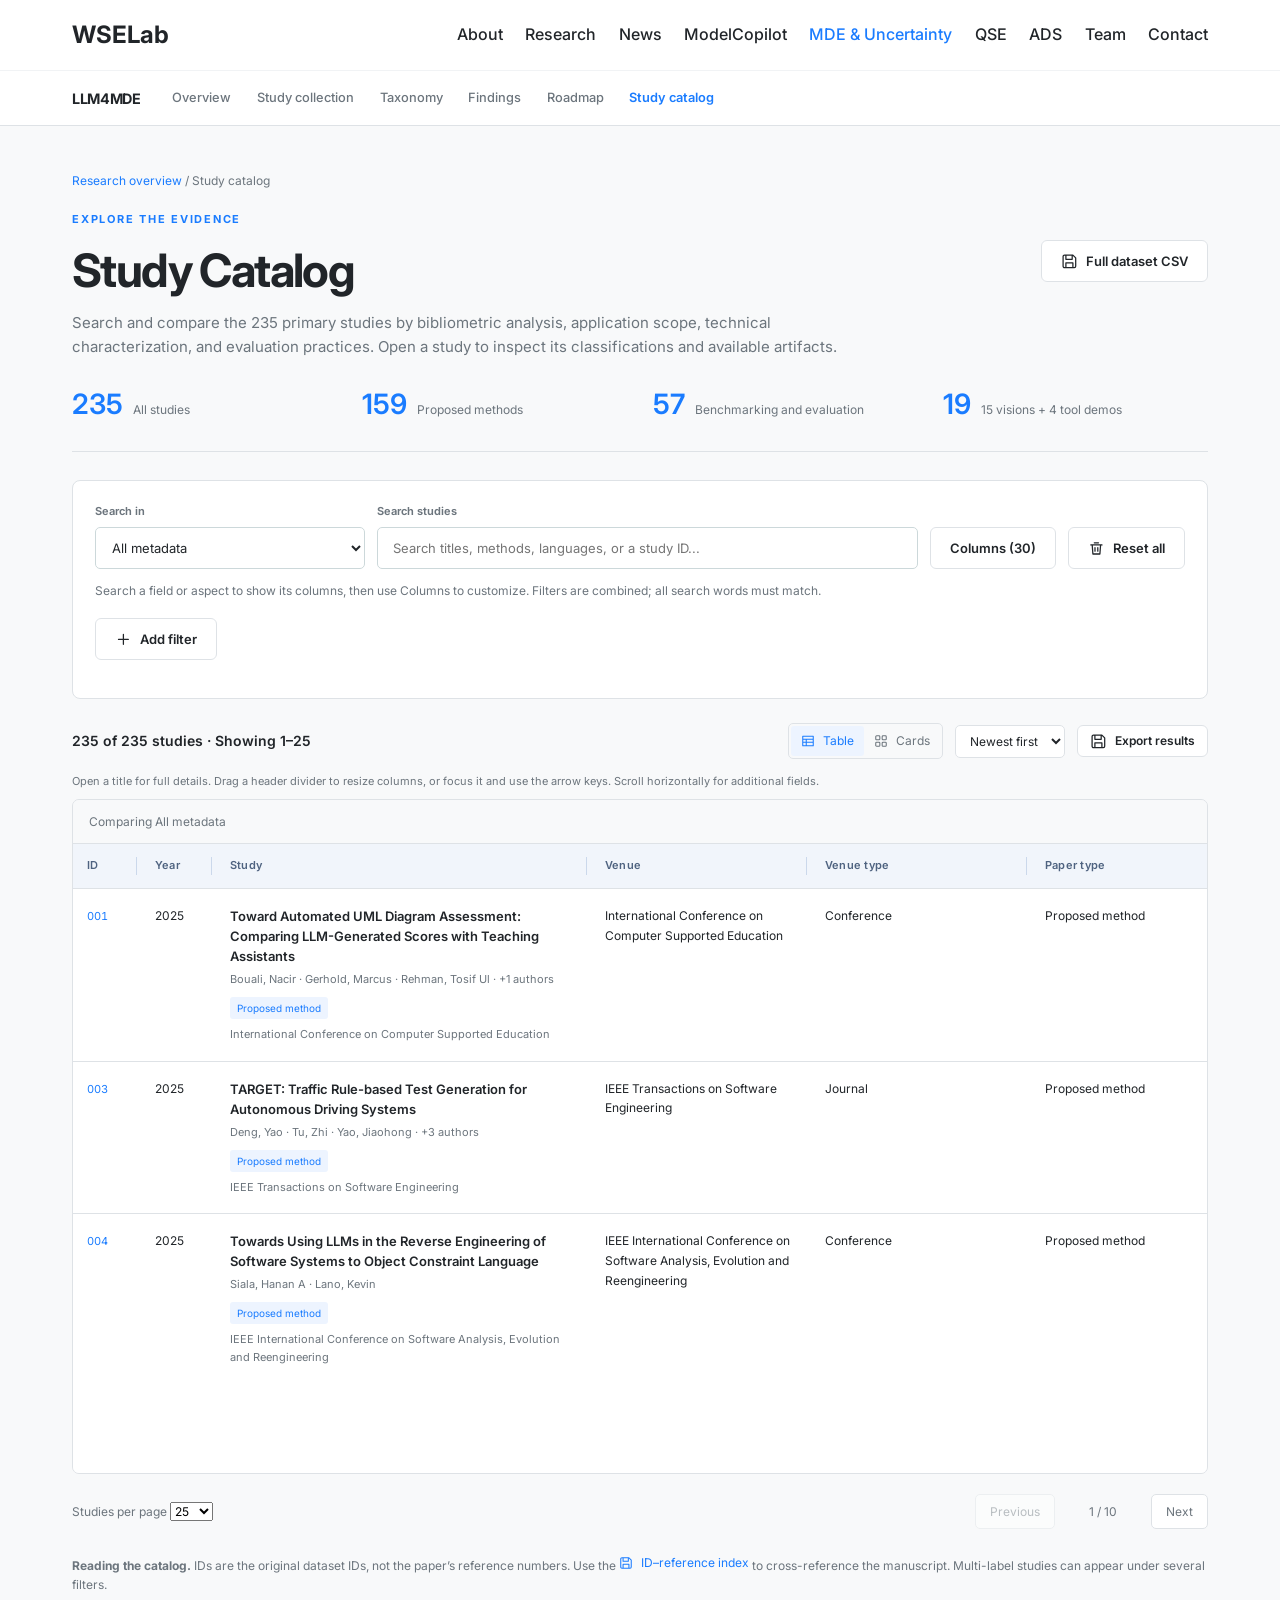
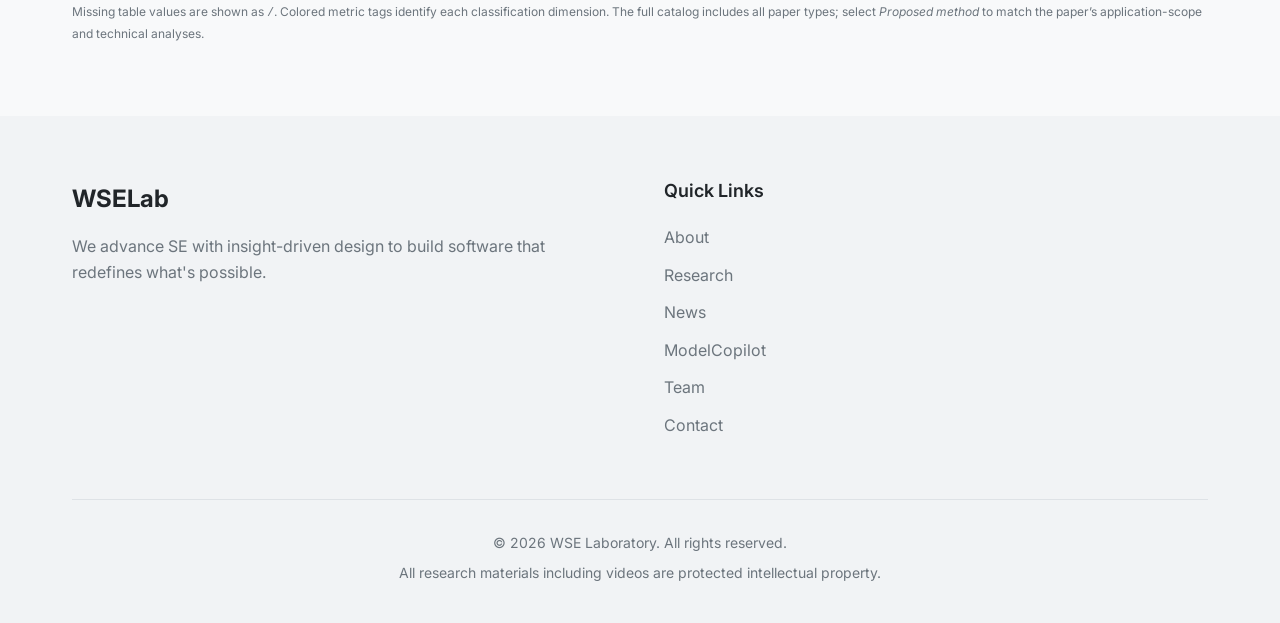
<file: paper_webpages/llm4mde/catalog.html>
<!doctype html>
<html lang="en"><head>
  <meta charset="utf-8"><meta name="viewport" content="width=device-width,initial-scale=1">
  <title>Study Catalog — LLMs for Model-driven Engineering</title>
  <meta name="description" content="Search, filter, compare and export classifications for all 235 primary studies in the LLM4MDE survey."><meta name="theme-color" content="#1a7cff">
  <link rel="icon" href="assets/favicon.svg" type="image/svg+xml"><link rel="stylesheet" href="assets/site.css">
  <link rel="stylesheet" href="https://fonts.googleapis.com/css2?family=Inter:wght@300;400;500;600;700&display=swap">
  <link rel="stylesheet" href="assets/wselab-theme.css">
  <script src="assets/wselab-theme.js" defer></script>
  <script src="assets/data.js" defer></script><script src="assets/definitions.js" defer></script><script src="assets/core.js" defer></script><script src="assets/catalog-query.js" defer></script><script src="assets/catalog.js" defer></script>
</head><body>
<a class="skip" href="#main">Skip to catalog</a>
<header class="navbar">
    <div class="container navbar-container">
      <a href="../../index.html" class="navbar-logo">WSELab</a>
      <nav class="navbar-links" id="lab-navigation" aria-label="Main navigation">
        <a href="../../index.html#about" class="navbar-link">About</a>
        <a href="../../index.html#research" class="navbar-link">Research</a>
        <a href="../../news.html" class="navbar-link">News</a>
        <a href="../../model-copilot.html" class="navbar-link">ModelCopilot</a>
        <a href="../../mde-uncertainty.html" class="navbar-link active" aria-current="location">MDE &amp; Uncertainty</a>
        <a href="../../QSE.html" class="navbar-link">QSE</a>
        <a href="../../ADS.html" class="navbar-link">ADS</a>
        <a href="../../index.html#team" class="navbar-link">Team</a>
        <a href="../../index.html#contact" class="navbar-link">Contact</a>
      </nav>
      <button class="mobile-menu-btn" type="button" aria-label="Toggle navigation" aria-controls="lab-navigation" aria-expanded="false">☰</button>
    </div>
  </header>
<nav class="paper-nav" aria-label="Paper navigation"><div class="container paper-nav-inner"><a class="paper-brand" href="index.html">LLM4MDE</a><div class="paper-nav-links"><a href="index.html#overview">Overview</a><a href="index.html#collection">Study collection</a><a href="index.html#taxonomy">Taxonomy</a><a href="index.html#findings">Findings</a><a href="index.html#roadmap">Roadmap</a><a href="catalog.html" class="paper-catalog" aria-current="page">Study catalog</a></div></div></nav>
<main id="main" class="wrap">
  <section class="catalog-hero" aria-labelledby="catalog-title"><p class="breadcrumbs"><a href="index.html">Research overview</a> <span aria-hidden="true"> / </span> Study catalog</p><div class="catalog-title-row"><div><p class="eyebrow">Explore the evidence</p><h1 id="catalog-title">Study Catalog</h1></div><a class="button" href="downloads/final_selection.csv" download data-icon="save">Full dataset CSV</a></div><p class="intro">Search and compare the 235 primary studies by bibliometric analysis, application scope, technical characterization, and evaluation practices. Open a study to inspect its classifications and available artifacts.</p><div class="catalog-stats" aria-label="Paper types"><a class="catalog-stat" href="catalog.html"><strong>235</strong><span>All studies</span></a><a class="catalog-stat" href="catalog.html?paperType=Proposed+method"><strong>159</strong><span>Proposed methods</span></a><a class="catalog-stat" href="catalog.html?paperType=Benchmarking+and+evaluation"><strong>57</strong><span>Benchmarking and evaluation</span></a><a class="catalog-stat" href="catalog.html?paperType=New+idea+or+vision&amp;paperType=Tool+demo"><strong>19</strong><span>15 visions + 4 tool demos</span></a></div></section>
  <section class="catalog-main" aria-label="Search and results">
    <div class="catalog-toolbar">
      <div class="search-row"><div class="control"><label for="search-scope">Search in</label><select id="search-scope" aria-describedby="search-help"></select></div><div class="control"><label for="search-input">Search studies</label><input id="search-input" type="search" placeholder="Search titles, methods, languages, or a study ID..." aria-describedby="search-help" autocomplete="off"></div><button class="button" id="columns-summary" aria-expanded="false" aria-controls="columns-picker">Columns</button><button class="button" id="reset-filters" data-icon="reset">Reset all</button></div>
<div id="columns-picker" class="columns-panel" hidden><div class="query-picker-panel"><div class="column-controls"><div class="control"><label for="column-preset">Choose an aspect</label><select id="column-preset"></select></div><div class="control"><label for="column-search">Find a column</label><input id="column-search" type="search" placeholder="Search column names..."></div></div><p class="search-help">ID, Year and Study stay visible. Changing columns does not change your results.</p><div id="column-options"></div></div></div>
      <p class="search-help" id="search-help">Search a field or aspect to show its columns, then use Columns to customize. Filters are combined; all search words must match.</p>
      <div class="query-tools">
        <details id="filter-picker" class="query-picker"><summary class="button" data-icon="plus">Add filter</summary><div class="query-picker-panel"><label class="sr-only" for="filter-field-search">Find a filter field</label><input id="filter-field-search" type="search" placeholder="Find a field..."><div id="filter-field-options"></div><p id="filter-picker-empty" hidden>No matching fields.</p></div></details>
        <button class="button" id="clear-filters" hidden>Clear filters</button>
      </div>
      <p id="filter-logic" class="search-help" hidden>Different fields must all match. Within a field, choose Match any or Match all. Value counts reflect the other active filters.</p>
      <div id="filter-conditions" class="query-filters" aria-label="Active field filters"></div>
    </div>
    <div class="results-bar"><p id="result-count" class="result-count" role="status" aria-live="polite">Loading 235 studies…</p><div class="results-controls"><div class="view-switch" aria-label="Results layout"><button id="table-view-button" aria-pressed="true" data-icon="table">Table</button><button id="cards-view-button" aria-pressed="false" data-icon="catalog">Cards</button></div><label class="sr-only" for="sort-order">Sort order</label><select id="sort-order"><option value="newest">Newest first</option><option value="oldest">Oldest first</option><option value="title">Title A–Z</option><option value="id">Study ID</option></select><button class="button small" id="export-results" data-icon="save">Export results</button></div></div>
    <p id="table-help" class="table-help">Open a title for full details. Drag a header divider to resize columns, or focus it and use the arrow keys. Scroll horizontally for additional fields.</p>
    <div class="table-scroll" id="table-container" role="region" aria-label="Study comparison table" tabindex="0"></div><div class="study-cards" id="cards-container" hidden></div>
    <div class="empty-state" id="empty-state" hidden><h3>No matching studies.</h3><p>Try a broader keyword or remove one of the active filters.</p><button class="button" id="empty-reset" data-icon="reset">Reset all filters</button></div>
    <div class="pagination" id="pagination"><div><label for="page-size">Studies per page </label><select id="page-size"><option value="25">25</option><option value="50">50</option><option value="100">100</option></select></div><div class="page-buttons"><button id="previous-page">Previous</button><span class="page-number" id="page-number"></span><button id="next-page">Next</button></div></div>
    <div class="catalog-notes"><p><strong>Reading the catalog.</strong> IDs are the original dataset IDs, not the paper’s reference numbers. Use the <a href="downloads/index_reference.pdf" target="_blank" rel="noopener" data-icon="save">ID–reference index</a> to cross-reference the manuscript. Multi-label studies can appear under several filters.</p><p>Missing table values are shown as <code>/</code>. Colored metric tags identify each classification dimension. The full catalog includes all paper types; select <em>Proposed method</em> to match the paper’s application-scope and technical analyses.</p></div>
  </section>
</main>
<footer class="footer">
    <div class="container">
      <div class="footer-content">
        <div class="footer-brand">
          <div class="footer-logo">WSELab</div>
          <p class="footer-description">
            We advance SE with insight-driven design to build software that redefines what's possible.
          </p>
        </div>
        <div>
          <h3 class="footer-heading">Quick Links</h3>
          <ul class="footer-links">
            <li class="footer-item"><a href="../../index.html#about" class="footer-link">About</a></li>
            <li class="footer-item"><a href="../../index.html#research" class="footer-link">Research</a></li>
            <li class="footer-item"><a href="../../news.html" class="footer-link">News</a></li>
            <li class="footer-item"><a href="../../model-copilot.html" class="footer-link">ModelCopilot</a></li>
            <li class="footer-item"><a href="../../index.html#team" class="footer-link">Team</a></li>
            <li class="footer-item"><a href="../../index.html#contact" class="footer-link">Contact</a></li>
          </ul>
        </div>
      </div>
      <div class="footer-bottom">
        <p>&copy; 2026 WSE Laboratory. All rights reserved.</p>
        <p>All research materials including videos are protected intellectual property.</p>
      </div>
    </div>
  </footer>
<dialog id="study-dialog" class="study-dialog" aria-labelledby="detail-title"><button class="dialog-close" aria-label="Close study details">×</button><div id="study-detail"></div></dialog>
<div id="toast" class="toast" role="status" hidden></div><noscript><p class="noscript">Enable JavaScript to search the catalog, or <a href="downloads/final_selection.csv" data-icon="save">download all 235 studies as CSV</a>.</p></noscript>
</body></html>
</file>
<file: paper_webpages/llm4mde/assets/site.css>
@charset "UTF-8";
:root{--ink:#212529;--muted:#6c757d;--teal:#1a7cff;--teal-dark:#1264d1;--teal-soft:#edf4ff;--line:#dee2e6;--paper:#fff;--wash:#f8f9fa;--serif:Inter,'Segoe UI',Arial,sans-serif;--sans:Inter,'Segoe UI',Arial,sans-serif;--shadow:0 14px 48px #102f3a12}
*{box-sizing:border-box}html{scroll-behavior:smooth;scroll-padding-top:95px}body{margin:0;color:var(--ink);background:var(--paper);font:16px/1.65 var(--sans)}button,input,select{font:inherit}button,a,input,select,summary{-webkit-tap-highlight-color:transparent}button{cursor:pointer}a{color:var(--teal);text-underline-offset:4px}a:hover{color:var(--teal-dark)}button:focus-visible,a:focus-visible,input:focus-visible,select:focus-visible,summary:focus-visible,[tabindex]:focus-visible{outline:3px solid #cc8844;outline-offset:4px}img{display:block;max-width:100%;height:auto}h1,h2,h3,p{margin-top:0}h1,h2,h3{line-height:1.18;letter-spacing:-.035em}h1,h2{font-family:var(--serif);font-weight:500}h2{font-size:clamp(29px,3.4vw,42px);margin-bottom:18px}h3{font-size:20px;font-weight:600}button{color:inherit}button:disabled{cursor:default;opacity:.45}[hidden]{display:none!important}.wrap{width:min(1180px,calc(100% - 80px));margin-inline:auto}.narrow{max-width:920px}.muted{color:var(--muted)}.eyebrow{color:var(--teal);text-transform:uppercase;font-size:11px;font-weight:700;letter-spacing:.16em;margin-bottom:15px}.section{padding:80px 0;border-top:1px solid var(--line)}.section.wash{background:var(--wash)}.section-intro{max-width:760px;color:var(--muted);font-size:17px;margin-bottom:28px}.section-heading{display:flex;justify-content:space-between;align-items:flex-end;gap:24px;margin-bottom:30px}.section-heading h2{margin-bottom:0}.section-heading>a{white-space:nowrap;font-size:14px;font-weight:600}.sr-only{position:absolute;clip:rect(0,0,0,0);width:1px;height:1px;overflow:hidden;white-space:nowrap}.skip{position:fixed;left:16px;top:-70px;z-index:1000;background:white;padding:12px 20px}.skip:focus{top:10px}.site-header{position:sticky;top:0;z-index:20;background:#ffffffed;backdrop-filter:blur(12px);border-bottom:1px solid var(--line)}.header-inner{height:72px;display:flex;justify-content:space-between;align-items:center;gap:25px}.brand{display:flex;align-items:center;gap:11px;color:var(--ink);text-decoration:none;font-size:17px;font-weight:750;letter-spacing:-.04em;white-space:nowrap}.brand-mark{display:grid;place-items:center;width:33px;height:33px;border-radius:7px;color:white;background:var(--teal);font:italic 23px var(--serif)}.brand span:last-child small{font-weight:400;color:var(--muted);font-size:12px;letter-spacing:0;margin-left:8px}.site-nav{display:flex;align-items:center;gap:28px}.site-nav a{font-size:13px;color:var(--muted);text-decoration:none;font-weight:550}.site-nav a:hover,.site-nav a[aria-current=page]{color:var(--teal)}.site-nav .nav-catalog{border:1px solid var(--line);border-radius:6px;padding:8px 15px;color:var(--ink)}.nav-toggle{display:none;border:1px solid var(--line);background:white;border-radius:5px;padding:6px 12px}.hero{text-align:center;padding:76px 0 58px}.hero .eyebrow{margin-bottom:24px}.hero h1{font-size:clamp(39px,5.2vw,66px);max-width:1050px;margin:0 auto 22px;line-height:1.07}.hero h1 em{color:var(--teal);font-style:normal}.hero-subtitle{font-size:clamp(20px,2.4vw,29px);font-family:var(--serif);color:var(--muted);margin:16px 0 27px}.authors{display:flex;justify-content:center;flex-wrap:wrap;gap:12px 32px;margin-bottom:4px}.authors a{color:var(--ink);text-decoration:none;font-size:15px}.authors sup{font-size:9px;color:var(--teal)}.affiliation{font-size:13px;color:var(--muted);margin-bottom:27px}.actions{display:flex;align-items:center;justify-content:center;flex-wrap:wrap;gap:12px}.button{display:inline-flex;align-items:center;justify-content:center;gap:8px;padding:11px 19px;border:1px solid var(--line);border-radius:6px;background:white;color:var(--ink);text-decoration:none;line-height:1.4;font-size:13px;font-weight:600;transition:background .15s,border .15s}.button:hover{background:var(--wash);border-color:#afbec1;color:var(--ink)}.button.primary{background:var(--teal);border-color:var(--teal);color:white}.button.primary:hover{background:var(--teal-dark)}.button.small{padding:7px 12px;font-size:12px}.hero-summary{max-width:720px;margin:32px auto 0;color:var(--muted);font-size:16px}.snapshot{display:grid;grid-template-columns:repeat(4,minmax(0,1fr));border:1px solid var(--line);border-radius:8px;margin-top:42px;text-align:left;background:var(--wash)}.snapshot-item{padding:22px 28px;border-right:1px solid var(--line)}.snapshot-item:last-child{border:0}.snapshot strong{font:38px/1.2 var(--serif);display:block;letter-spacing:-.04em}.snapshot span{display:block;color:var(--muted);font-size:12px;margin-top:5px}.abstract-layout{display:grid;grid-template-columns:235px 1fr;gap:65px}.abstract-text{font-size:16px;line-height:1.9;color:#343a40}.abstract-text p:last-child{margin:0}.abstract-meta{font-size:12px;margin-top:24px;border-left:2px solid var(--teal);padding-left:14px;color:var(--muted)}.pillars{display:grid;grid-template-columns:repeat(3,1fr);gap:30px;margin-top:50px}.pillar{padding-top:20px;border-top:2px solid var(--teal)}.pillar:nth-child(2){border-color:#ac7855}.pillar:nth-child(3){border-color:#80759d}.pillar .number{font-size:11px;color:var(--muted);margin-bottom:10px;display:block}.pillar h3{font-size:17px;margin-bottom:11px}.pillar p{font-size:13px;color:var(--muted);margin-bottom:12px}.pillar a{font-size:12px}.collection-top{display:block}.collection-top p{font-size:14px;color:var(--muted)}.collection-steps{display:grid;grid-template-columns:repeat(3,1fr);gap:10px}.step{padding:20px 15px;background:var(--teal-soft);border-radius:7px;position:relative}.step strong{font:32px/1.2 var(--serif);display:block}.step span{display:block;font-size:12px;color:var(--muted);margin-top:9px}.step small{display:block;margin-top:8px;color:var(--teal);font-size:11px}.figure{margin:28px 0 0;background:white;border:1px solid var(--line);border-radius:8px;padding:24px}.figure-button{padding:0;display:block;border:0;background:white;width:100%;cursor:zoom-in}.figure-button img{width:100%;max-height:650px;object-fit:contain}.figure figcaption{margin-top:18px;color:var(--muted);font-size:12px;line-height:1.6}.figure figcaption strong{color:var(--ink);font-weight:600}.disclosures{margin-top:22px;border-top:1px solid var(--line)}details{border-bottom:1px solid var(--line)}summary{cursor:pointer;font-size:14px;font-weight:600;padding:16px 0}details>div,details>ol{padding-bottom:20px;font-size:14px;color:var(--muted)}.query{white-space:pre-wrap;font:12px/1.8 Consolas,monospace;background:var(--wash);padding:18px;overflow-wrap:anywhere}.tab-list{display:flex;gap:7px;flex-wrap:wrap;border-bottom:1px solid var(--line);padding-bottom:12px;margin-bottom:26px}.tab{background:transparent;border:1px solid transparent;border-radius:5px;padding:9px 16px;font-size:13px;font-weight:600;color:var(--muted)}.tab[aria-selected=true]{background:var(--teal-soft);border-color:#c6dafa;color:var(--teal)}.tab-note{font-size:12px;color:var(--muted);margin-bottom:24px}.taxonomy-grid{display:grid;grid-template-columns:repeat(3,minmax(0,1fr));gap:16px}.taxonomy-card{display:block;background:white;border:1px solid var(--line);border-radius:7px;padding:24px;text-decoration:none;color:var(--ink);transition:border-color .2s,box-shadow .2s}.taxonomy-card:hover{border-color:#aacbff;box-shadow:0 8px 25px #1a7cff09;color:var(--ink)}.taxonomy-card .topline{display:flex;justify-content:space-between;gap:12px;align-items:center;margin-bottom:14px}.taxonomy-card h3{font-size:16px;letter-spacing:-.02em;margin:0}.taxonomy-card p{font-size:12px;line-height:1.75;color:var(--muted);margin-bottom:14px}.taxonomy-card p:last-child{margin-bottom:0}.count-pill{border-radius:20px;padding:2px 9px;background:var(--teal-soft);color:var(--teal);font-size:12px;white-space:nowrap}.chips{display:flex;flex-wrap:wrap;gap:5px}.chip{font-size:10px;background:var(--wash);padding:3px 7px;border-radius:4px;color:var(--muted);line-height:1.5}.taxonomy-card .explore{display:block;font-size:11px;color:var(--teal);margin-top:18px}.task-grid{display:grid;grid-template-columns:repeat(2,minmax(0,1fr));gap:12px}.task-card{padding:20px}.task-card p{margin-bottom:4px}.task-count{font-size:11px;color:var(--teal)}.show-more{margin:24px auto 0;display:block}.dimension-list{display:grid;grid-template-columns:1fr 1fr;gap:0 35px}.dimension-list details{align-self:start}.dimension-list summary span{font-weight:400;color:var(--muted);font-size:12px;margin-left:10px}.dimension-item{margin-bottom:14px}.dimension-item strong{font-size:13px;display:block;color:var(--ink)}.dimension-item p{font-size:12px;margin:3px 0 0}.rq-list{columns:2;column-gap:35px;margin:0;padding-left:20px}.rq-list li{break-inside:avoid;font-size:13px;margin-bottom:13px}.rq-list strong{font-size:11px;color:var(--teal)}.findings-layout{display:grid;grid-template-columns:310px 1fr;gap:40px}.finding-options{display:grid;gap:12px;align-content:start}.finding-choice{text-align:left;padding:20px;border:1px solid var(--line);border-radius:6px;background:white;font-size:14px}.finding-choice[aria-selected=true]{border-color:var(--teal);background:var(--teal-soft)}.finding-choice strong{display:block;margin-bottom:7px}.finding-choice span{display:block;font-size:12px;color:var(--muted);line-height:1.6}.finding-figure{margin:0;display:flex;flex-direction:column;justify-content:center;min-width:0}.finding-figure img{max-height:470px}.roadmap-grid{display:grid;grid-template-columns:repeat(2,1fr);gap:30px 50px;counter-reset:roadmap}.roadmap-item{display:grid;grid-template-columns:28px 1fr;gap:15px;border-top:1px solid var(--line);padding-top:22px}.roadmap-item::before{counter-increment:roadmap;content:counter(roadmap,decimal-leading-zero);font-size:12px;color:var(--teal);font-weight:600;margin-top:3px}.roadmap-item h3{font-size:17px;margin-bottom:10px}.roadmap-item p{font-size:13px;color:var(--muted);margin:0}.citation-layout{display:grid;grid-template-columns:1fr 1.5fr;gap:50px;align-items:start}.citation-layout p{color:var(--muted);font-size:14px}.citation-code{position:relative;background:#172d37;color:#e8f0fc;border-radius:8px;padding:25px}.citation-code pre{font:12px/1.85 Consolas,monospace;white-space:pre-wrap;overflow-wrap:anywhere;margin:0}.citation-code button{display:block;margin:18px 0 0 auto;border:1px solid #647c86;background:transparent;color:#e8f0fc}.site-footer{border-top:1px solid var(--line);padding:26px 0;background:var(--wash);font-size:12px;color:var(--muted)}.footer-inner{display:flex;justify-content:space-between;gap:24px;flex-wrap:wrap}.footer-inner p{margin:0}.footer-links{display:flex;gap:22px;flex-wrap:wrap}.footer-links a{text-decoration:none}.toast{position:fixed;bottom:25px;left:50%;transform:translateX(-50%);z-index:100;background:var(--ink);color:white;padding:10px 22px;border-radius:6px;box-shadow:var(--shadow);font-size:13px;max-width:90vw}.image-dialog{width:min(1400px,95vw);max-height:92vh;padding:45px 25px 25px;border:0;border-radius:8px}.image-dialog img{max-height:78vh;object-fit:contain;margin:auto}.image-dialog::backdrop,.study-dialog::backdrop{background:#0c2637a8;backdrop-filter:blur(3px)}.dialog-close{position:absolute;right:16px;top:12px;background:var(--wash);border:1px solid var(--line);border-radius:50%;width:32px;height:32px;font-size:20px;line-height:1;z-index:3}.image-dialog p{font-size:12px;color:var(--muted);margin:12px 0 0}.catalog-hero{padding:45px 0 28px}.breadcrumbs{font-size:12px;color:var(--muted);margin-bottom:20px}.breadcrumbs a{text-decoration:none}.catalog-hero h1{font-size:46px;margin-bottom:14px}.catalog-hero .intro{max-width:790px;font-size:15px;color:var(--muted)}.catalog-title-row{display:flex;justify-content:space-between;gap:25px;align-items:center}.catalog-stats{display:grid;grid-template-columns:repeat(4,1fr);border-bottom:1px solid var(--line);padding-bottom:30px;gap:25px;margin-top:28px}.catalog-stat{display:flex;align-items:baseline;gap:10px;border:0;background:transparent;text-align:left;padding:0}.catalog-stat strong{font:28px var(--serif)}.catalog-stat span{font-size:12px;color:var(--muted)}.catalog-main{padding-bottom:65px}.catalog-toolbar{background:var(--wash);border:1px solid var(--line);border-radius:8px;padding:22px;margin-bottom:22px}.search-row{display:grid;grid-template-columns:255px 1fr auto;gap:12px;align-items:end}.control label{font-size:11px;font-weight:650;color:var(--muted);display:block;margin-bottom:6px}.control select,.control input{width:100%;background:white;border:1px solid #ccd8da;border-radius:5px;color:var(--ink);height:42px;font-size:13px;padding:0 12px;min-width:0}.control input[type=search]{padding-left:15px}.search-row .button{height:42px}.search-help{color:var(--muted);font-size:12px;margin:12px 0 18px}.filters-grid{display:grid;grid-template-columns:repeat(4,minmax(0,1fr));gap:14px}.more-filters{margin-top:14px;border-bottom:0}.more-filters summary{font-size:12px;padding:7px 0}.more-filters>div{padding-top:12px;padding-bottom:0}.active-filters{display:flex;gap:8px;flex-wrap:wrap;margin:15px 0 0}.filter-tag{border:1px solid #cbdcf5;background:white;border-radius:4px;padding:4px 9px;font-size:11px;color:var(--teal)}.results-bar{display:flex;justify-content:space-between;align-items:center;gap:20px;flex-wrap:wrap;margin:24px 0 14px}.result-count{margin:0;font-size:14px;font-weight:600}.results-controls{display:flex;gap:12px;align-items:center;flex-wrap:wrap}.results-controls select{border:1px solid var(--line);border-radius:5px;padding:7px 10px;background:white;font-size:12px;color:var(--ink)}.view-switch{display:flex;border:1px solid var(--line);border-radius:5px;padding:2px}.view-switch button{padding:5px 10px;background:transparent;border:0;border-radius:3px;font-size:12px;color:var(--muted)}.view-switch button[aria-pressed=true]{background:var(--teal-soft);color:var(--teal)}.table-help{font-size:11px;color:var(--muted);margin-bottom:9px}.table-scroll{width:100%;overflow:auto;border:1px solid var(--line);border-radius:7px;background:white;max-height:75vh}.study-table{border-collapse:collapse;width:100%;table-layout:fixed;font-size:12px}.study-table caption{text-align:left;padding:12px 16px;font-size:12px;color:var(--muted);background:var(--wash);border-bottom:1px solid var(--line)}.study-table th{background:#f1f5fb;font-size:11px;letter-spacing:.02em;color:#4f6380;font-weight:600;text-align:left;position:sticky;top:0;z-index:2;padding:13px 14px;border-bottom:1px solid var(--line);vertical-align:top}.study-table td{padding:17px 14px;border-bottom:1px solid var(--line);vertical-align:top;overflow-wrap:anywhere;white-space:pre-line}.study-table tr:last-child td{border-bottom:0}.study-table tbody tr:hover{background:#fafbff}.resizer{position:absolute;right:0;top:0;bottom:0;width:8px;cursor:col-resize;touch-action:none}.resizer::after{content:'';position:absolute;left:3px;top:30%;height:40%;width:1px;background:#cbd8eb}.study-title{border:0;background:none;padding:0;text-align:left;line-height:1.55;color:var(--ink);font-weight:600;font-size:13px;text-decoration:none}.study-title:hover{color:var(--teal);text-decoration:underline}.study-authors{margin-top:5px;font-size:11px;color:var(--muted);line-height:1.6}.study-id{font-size:11px;color:var(--teal);font-variant-numeric:tabular-nums}.study-type{font-size:10px;padding:3px 7px;border-radius:3px;display:inline-block;margin:8px 0 2px;background:var(--teal-soft);color:var(--teal)}.study-type.benchmark{background:#f2edf8;color:#6a5383}.study-type.vision{background:#fbf0e6;color:#976236}.study-type.demo{background:#edf1fa;color:#426699}.cell-content{max-height:130px;overflow:auto;scrollbar-width:thin;line-height:1.65}.study-cards{display:grid;grid-template-columns:repeat(2,minmax(0,1fr));gap:18px}.study-card{border:1px solid var(--line);border-radius:7px;padding:24px;display:flex;flex-direction:column;align-items:flex-start}.study-card .study-title{font-size:16px}.study-card .card-top{display:flex;justify-content:space-between;align-items:center;width:100%;margin-bottom:14px;gap:10px}.study-card .study-type{margin:0}.study-card .study-authors{margin-bottom:12px}.study-card .chips{margin-bottom:20px}.study-card>.button{margin-top:auto}.study-venue{font-size:11px;color:var(--muted);margin-bottom:15px}.pagination{display:flex;justify-content:space-between;gap:18px;align-items:center;margin-top:20px;font-size:12px;color:var(--muted)}.page-buttons{display:flex;gap:8px;align-items:center}.page-buttons button{border:1px solid var(--line);border-radius:5px;background:white;padding:7px 14px;font-size:12px}.page-number{min-width:80px;text-align:center}.empty-state{text-align:center;border:1px dashed var(--line);border-radius:8px;padding:55px 25px}.empty-state h3{font-family:var(--serif);font-size:26px}.empty-state p{font-size:14px;color:var(--muted)}.catalog-notes{margin-top:24px;font-size:12px;color:var(--muted)}.catalog-notes p{margin-bottom:8px}.study-dialog{width:min(1000px,94vw);max-height:90vh;padding:0;border:0;border-radius:9px;overflow:auto}.study-dialog .dialog-close{position:sticky;top:15px;float:right;margin:15px 15px -48px 0}.detail-header{padding:35px 40px 25px;border-bottom:1px solid var(--line)}.detail-header h2{font-size:29px;margin:14px 0;max-width:850px;padding-right:10px}.detail-header .authors-text{font-size:13px;color:var(--muted);margin:0 0 8px}.detail-header .actions{justify-content:flex-start;margin-top:18px}.detail-body{padding:25px 40px 35px}.detail-body h3{font-size:16px;margin:26px 0 12px}.detail-grid{display:grid;grid-template-columns:1fr 1fr;gap:0 25px}.detail-field{border-top:1px solid var(--line);padding:13px 0}.detail-field dt{font-size:11px;font-weight:650;color:var(--teal);margin-bottom:5px}.detail-field dd{font-size:12px;white-space:pre-wrap;overflow-wrap:anywhere;margin:0;color:#3b505b;max-height:260px;overflow:auto}.detail-field.wide{grid-column:1/-1}.detail-links{display:flex;gap:8px;flex-wrap:wrap}.noscript{padding:25px;background:#fff4df;margin:20px;border:1px solid #e1c58c}
@media(min-width:1500px){.wrap{width:min(1260px,calc(100% - 100px))}.hero{padding-top:90px}.hero h1{font-size:70px}}
@media(max-width:1000px){.wrap{width:calc(100% - 44px)}.site-nav{gap:18px}.brand span:last-child small{display:none}.abstract-layout{grid-template-columns:180px 1fr;gap:30px}.collection-top{gap:28px}.taxonomy-grid{grid-template-columns:repeat(2,minmax(0,1fr))}.findings-layout{grid-template-columns:260px 1fr;gap:22px}.search-row{grid-template-columns:225px 1fr auto}.snapshot-item{padding:20px}.citation-layout{gap:25px}}
@media(max-width:720px){.wrap{width:calc(100% - 36px)}.header-inner{height:62px}.nav-toggle{display:block}.site-nav{display:none;position:absolute;left:0;right:0;top:62px;background:white;padding:22px;box-shadow:var(--shadow);flex-wrap:wrap;gap:20px}.site-nav.open{display:flex}.hero{padding:48px 0 38px}.hero h1{font-size:40px}.hero-subtitle{font-size:22px}.hero-summary{font-size:14px}.authors{gap:12px 23px}.authors a{font-size:13px}.snapshot{grid-template-columns:1fr 1fr;margin-top:32px}.snapshot-item{padding:18px}.snapshot-item:nth-child(2){border-right:0}.snapshot-item:nth-child(-n+2){border-bottom:1px solid var(--line)}.snapshot strong{font-size:31px}.snapshot span{font-size:11px}.section{padding:48px 0}.abstract-layout,.collection-top,.findings-layout,.citation-layout{grid-template-columns:1fr;gap:24px}.abstract-meta{margin:12px 0 0}.abstract-text{font-size:14px}.pillars{grid-template-columns:1fr;gap:20px;margin-top:30px}.pillar{padding-top:16px}.pillar p{margin-bottom:8px}.section-heading{align-items:flex-start;flex-direction:column;gap:13px}.section-intro{font-size:14px}.collection-steps{gap:8px}.step{padding:16px 10px}.step strong{font-size:27px}.step span{font-size:11px}.figure{padding:13px}.figure figcaption{font-size:11px}.taxonomy-grid,.task-grid,.dimension-list,.roadmap-grid,.study-cards{grid-template-columns:1fr}.taxonomy-card{padding:20px}.tab{padding:8px 10px;font-size:12px}.tab-list{gap:3px}.rq-list{columns:1}.finding-options{grid-template-columns:repeat(3,minmax(0,1fr));gap:7px}.finding-choice{padding:12px 9px;font-size:12px}.finding-choice span{font-size:10px}.finding-choice strong{font-size:12px}.roadmap-grid{gap:24px}.roadmap-item{padding-top:19px}.catalog-hero{padding-top:30px}.catalog-hero h1{font-size:36px}.catalog-title-row{align-items:flex-start;flex-direction:column;gap:5px}.catalog-stats{grid-template-columns:1fr 1fr;gap:17px}.catalog-stat strong{font-size:26px}.catalog-stat span{font-size:11px}.catalog-toolbar{padding:16px}.search-row{grid-template-columns:1fr auto}.search-row .control:first-child{grid-column:1/-1}.filters-grid{grid-template-columns:1fr 1fr;gap:12px}.search-help{font-size:11px}.control label{font-size:10px}.control select,.control input{font-size:12px}.results-bar{gap:15px}.results-controls{width:100%;gap:8px}.results-controls select{flex:1;min-width:120px}.results-controls .button{margin-left:auto}.study-card{padding:20px}.pagination{align-items:flex-start;gap:15px;flex-direction:column}.page-buttons{width:100%;justify-content:space-between}.detail-header{padding:30px 22px 20px}.detail-header h2{font-size:25px}.detail-body{padding:16px 22px 28px}.detail-grid{grid-template-columns:1fr}.detail-field.wide{grid-column:auto}.image-dialog{padding:45px 10px 18px}.footer-inner{gap:12px}.section-heading>a{white-space:normal}}
@media(prefers-reduced-motion:reduce){html{scroll-behavior:auto}*{transition:none!important}}
@media print{.site-header,.site-footer,.actions,.tab-list,.catalog-toolbar,.results-controls,.pagination{display:none!important}.section{padding:25px 0}.wrap{width:100%}.taxonomy-grid,.roadmap-grid{break-inside:avoid}.tab-panel[hidden]{display:block!important}.table-scroll{max-height:none;overflow:visible}}
</file>
<file: paper_webpages/llm4mde/assets/wselab-theme.css>
/* Shared WSELab visual language; navigation/footer mirror mde-uncertainty.html. */
:root{--accent-color:#1a7cff;--accent-light:#3d8cfa;--accent-soft:rgba(26,124,255,.1);--neutral-50:#f8f9fa;--neutral-100:#f1f3f5;--neutral-300:#dee2e6;--text-color:#212529;--text-muted:#6c757d;--lab-nav-height:72px}
body{padding-top:var(--lab-nav-height);background:var(--neutral-50);line-height:1.6}
html{scroll-padding-top:140px}
a{text-decoration:none}a:hover{text-decoration:underline}
h1,h2{font-weight:700}h3{font-weight:600}
.container{width:100%;max-width:1200px;padding:0 2rem;margin:0 auto}
.wrap{width:100%;max-width:1200px;padding-inline:2rem}
.skip{z-index:1100}
.navbar {
      position: fixed;
      inset: 0 0 auto;
      z-index: 1000;
      padding: 1rem 0;
      border-bottom: 1px solid var(--neutral-100);
      background-color: rgba(255, 255, 255, 0.9);
      backdrop-filter: blur(10px);
      -webkit-backdrop-filter: blur(10px);
      transition: all 0.3s ease;
    }
.navbar.scrolled {
      padding: 0.5rem 0;
      box-shadow: 0 2px 10px rgba(0, 0, 0, 0.05);
    }
.navbar-container {
      display: flex;
      align-items: center;
      justify-content: space-between;
    }
.navbar-logo {
      color: var(--text-color);
      font-size: 1.5rem;
      font-weight: 700;
    }
.navbar-logo:hover,
    .navbar-link:hover {
      text-decoration: none;
    }
.navbar-links {
      display: flex;
      align-items: center;
      gap: 1.4rem;
    }
.navbar-link {
      color: var(--text-color);
      font-weight: 500;
    }
.mobile-menu-btn {
      display: none;
      border: 0;
      background: none;
      color: var(--text-color);
      font-size: 1.5rem;
      cursor: pointer;
    }
.footer {
      padding: 4rem 0 2rem;
      background-color: var(--neutral-100);
    }
.footer-content {
      display: grid;
      grid-template-columns: repeat(auto-fit, minmax(250px, 1fr));
      gap: 3rem;
      margin-bottom: 3rem;
    }
.footer-brand {
      display: flex;
      flex-direction: column;
    }
.footer-logo {
      margin-bottom: 1rem;
      font-size: 1.5rem;
      font-weight: 700;
    }
.footer-description {
      margin-bottom: 1.5rem;
      color: var(--text-muted);
    }
.footer-heading {
      margin-bottom: 1.5rem;
      font-size: 1.125rem;
      font-weight: 600;
    }
.footer-links {
      list-style-type: none;
    }
.footer-item {
      margin-bottom: 0.75rem;
    }
.footer-link {
      color: var(--text-muted);
      transition: color 0.3s ease;
    }
.footer-link:hover {
      color: var(--accent-color);
    }
.footer-bottom {
      padding-top: 2rem;
      border-top: 1px solid var(--neutral-300);
      color: var(--text-muted);
      font-size: 0.875rem;
      text-align: center;
    }
.navbar a{line-height:1.6}.navbar-link.active{color:var(--accent-color)}
.paper-nav{position:sticky;top:var(--lab-nav-height);z-index:20;background:rgba(255,255,255,.96);border-bottom:1px solid var(--line)}
.paper-nav-inner{display:flex;align-items:center;gap:2rem;min-height:54px}
.paper-brand{font-size:.9rem;font-weight:700;letter-spacing:-.025em;white-space:nowrap;color:var(--text-color)}
.paper-nav-links{display:flex;align-items:center;gap:1.6rem;overflow-x:auto;min-width:0;padding:.65rem 0;scrollbar-width:thin}
.paper-nav-links a{white-space:nowrap;font-size:.8rem;color:var(--text-muted);font-weight:500}
.paper-nav-links a:hover,.paper-nav-links a[aria-current=page]{color:var(--accent-color);text-decoration:none}
.paper-nav-links .paper-catalog{color:var(--accent-color);font-weight:600}
.hero{padding:5rem 0 4rem;border-bottom:1px solid rgba(26,124,255,.1);background:radial-gradient(circle at 88% 12%,rgba(124,77,255,.15),transparent 24rem),radial-gradient(circle at 70% 0%,rgba(26,124,255,.13),transparent 28rem),linear-gradient(135deg,#f8fbff 0%,#f2f1ff 55%,#f8f9fa 100%)}
.hero h1{font-weight:700;letter-spacing:-.045em}.hero-subtitle{font-weight:400}
.snapshot{background:rgba(255,255,255,.85);border-radius:.75rem}.snapshot strong,.step strong,.catalog-stat strong{font-weight:600}
.section{padding:5.5rem 0;background:#fff}.section.wash{background:var(--neutral-50)}
.button{border-radius:.375rem}.button:hover{border-color:var(--accent-color);color:var(--accent-color);text-decoration:none}.button.primary:hover{background:var(--accent-light);border-color:var(--accent-light);color:white}
.button-icon{width:1.05rem;height:1.05rem;flex-shrink:0;display:block}
.icon-action,.taxonomy-card .explore.icon-action{display:inline-flex;align-items:center;gap:.5rem}
.icon-action:not(.button)>.button-icon{width:1em;height:1em;min-width:14px;min-height:14px}
.dimension-list,.taxonomy-grid,.task-grid{grid-template-columns:repeat(3,minmax(0,1fr));gap:1.25rem}
.dimension-card{display:flex;flex-direction:column;min-width:0;padding:1.5rem;border:1px solid #dbe5f3;border-top:3px solid var(--accent-color);border-radius:.65rem;background:linear-gradient(180deg,#f3f7ff 0%,#fff 7rem)}
.dimension-card:nth-child(even){border-top-color:#7c4dff;background:linear-gradient(180deg,#f7f3ff 0%,#fff 7rem)}
.dimension-heading{display:flex;align-items:center;flex-wrap:wrap;gap:.6rem}
.dimension-heading h3{margin:0;color:var(--text-color);font-size:1rem}
.dimension-number{color:var(--accent-color);font-size:.75rem;font-weight:700;font-variant-numeric:tabular-nums}
.dimension-card:nth-child(even) .dimension-number{color:#7044c9}
.dimension-count{margin-left:auto;color:var(--text-muted);font-size:.7rem}
.dimension-question{margin:.85rem 0 1rem;color:var(--text-muted);font-size:.875rem;line-height:1.6}
.dimension-tags{display:flex;flex-wrap:wrap;gap:.45rem;list-style:none;margin:0 0 1.25rem;padding:0}
.dimension-tags li{padding:.3rem .6rem;background:#edf4ff;border:1px solid #dbe7fa;border-radius:.35rem;color:#28558a;font-size:.75rem;line-height:1.5;overflow-wrap:anywhere}
.dimension-card:nth-child(even) .dimension-tags li{background:#f4efff;border-color:#e6dcfa;color:#674898}
.dimension-list .dimension-definitions{align-self:stretch;margin-top:auto;border-top:1px solid var(--neutral-100);border-bottom:0}
.dimension-definitions>summary{display:flex;align-items:center;justify-content:space-between;gap:1rem;padding:1rem 0 0;list-style:none;font-size:.8rem;color:var(--accent-color)}
.dimension-definitions>summary::-webkit-details-marker{display:none}
.dimension-definitions>summary::after{content:"+";font-size:1.1rem;font-weight:400}
.dimension-definitions[open]>summary::after{content:"\2212"}
.dimension-definitions dl{margin:1rem 0 0}
.dimension-definitions dl>div+div{margin-top:.9rem;padding-top:.9rem;border-top:1px solid var(--neutral-100)}
.dimension-definitions dt{color:var(--text-color);font-size:.8rem;font-weight:600}
.dimension-definitions dd{margin:.25rem 0 0;color:var(--text-muted);font-size:.8rem;line-height:1.65}
.dimension-actions{margin-top:auto;padding-top:1rem;border-top:1px solid var(--neutral-100);font-size:.8rem}
.findings-parts{display:grid;gap:1.5rem}
.finding-part{--chart-color:#1a7cff;--chart-wash:#edf5ff;padding:1.75rem;background:white;border:1px solid #dbe5f3;border-top:3px solid var(--chart-color);border-radius:.75rem;min-width:0}
.finding-part[data-part=technical],.chart-dialog[data-part=technical]{--chart-color:#7751cb;--chart-wash:#f4efff}
.finding-part[data-part=bibliometric],.chart-dialog[data-part=bibliometric]{--chart-color:#a56814;--chart-wash:#fff7e9}
.finding-part[data-part=evaluation],.chart-dialog[data-part=evaluation]{--chart-color:#16816e;--chart-wash:#edf8f4}
.finding-part-heading{display:flex;align-items:center;flex-wrap:wrap;gap:1rem;margin-bottom:1.5rem}
.finding-part-number{display:grid;place-items:center;width:2.4rem;height:2.4rem;flex-shrink:0;border-radius:.5rem;background:var(--chart-wash);font-size:.8rem;font-weight:700;color:var(--chart-color);font-variant-numeric:tabular-nums}
.finding-part-heading h3{margin:0;font-size:1.2rem;line-height:1.4;color:var(--text-color)}
.finding-cohort{margin-left:auto;padding:.35rem .7rem;background:var(--neutral-50);border:1px solid var(--neutral-100);border-radius:1rem;font-size:.7rem;color:var(--text-muted)}
.finding-tabs{display:flex;flex-wrap:wrap;gap:.4rem;border-bottom:1px solid var(--neutral-300);padding-bottom:1rem;margin-bottom:1.5rem}
.finding-tabs button{padding:.55rem .8rem;border:1px solid transparent;border-radius:.4rem;background:transparent;color:var(--text-muted);font-size:.8rem;line-height:1.4}
.finding-tabs button:hover{background:var(--neutral-50);color:var(--chart-color)}
.finding-tabs button[aria-selected=true]{background:var(--chart-wash);border-color:var(--chart-color);color:var(--chart-color);font-weight:600}
.finding-subtabs{padding:.5rem;margin-bottom:1.5rem;border:0;border-radius:.5rem;background:var(--chart-wash)}
.finding-subtabs button[aria-selected=true]{background:white}
.finding-summary{display:grid;grid-template-columns:1.2fr 1fr 1fr;gap:1.25rem;min-width:0;color:var(--text-muted);font-size:.875rem;line-height:1.8}
.summary-block{padding:1.15rem;background:linear-gradient(160deg,var(--chart-wash),#fff);border:1px solid var(--neutral-100);border-radius:.5rem}
.summary-block h4{margin:0 0 .75rem;font-size:.9rem;font-weight:600;color:var(--text-color)}
.finding-summary p{margin:0}
.analysis-card{min-width:0}
.analysis-heading{display:flex;align-items:flex-start;justify-content:space-between;gap:1.25rem;margin-bottom:1rem}
.analysis-heading h4{margin:0 0 .35rem;font-size:1.1rem;color:var(--text-color);line-height:1.4}
.analysis-scope{margin:0;color:var(--text-muted);font-size:.8rem;line-height:1.6}
.analysis-actions{display:flex;gap:.5rem;flex-wrap:wrap;flex-shrink:0}
.analysis-actions .button{font-size:.72rem;white-space:nowrap}
.analysis-legend{display:flex;gap:1rem;flex-wrap:wrap;font-size:.75rem;color:var(--text-muted);margin:1.1rem 0}
.analysis-legend>span{display:inline-flex;align-items:center;gap:.4rem}
.series-key{display:block;width:.65rem;height:.65rem;border-radius:2px;background:var(--chart-color)}
.series-1{background:#9362d8!important}
.series-2{background:#c67b20!important}
.analysis-axis,.analysis-row{display:grid;grid-template-columns:minmax(10rem,16rem) minmax(0,1fr);gap:1.25rem}
.analysis-axis{font-size:.7rem;color:var(--text-muted);padding-bottom:.75rem}
.analysis-ticks{display:flex;justify-content:space-between;margin-right:2.75rem}
.analysis-bars{list-style:none;margin:0;padding:0}
.analysis-row{align-items:center;padding:.45rem .1rem;border-top:1px solid var(--neutral-100)}
.analysis-row:hover{background:var(--chart-wash)}
.analysis-label{font-size:.8rem;line-height:1.45;color:var(--text-color);overflow-wrap:anywhere}
.analysis-language-label{cursor:help;text-decoration:underline dotted;text-decoration-color:var(--neutral-300);text-underline-offset:.25em}
.analysis-type-toggle{display:flex;align-items:center;gap:.55rem;width:100%;padding:.35rem 0;border:0;background:none;color:var(--chart-color);text-align:left;font:inherit;cursor:pointer}
.analysis-type-toggle small{display:block;margin-top:.2rem;color:var(--text-muted);font-size:.7rem}
.analysis-type-toggle .button-icon{flex-shrink:0}
.analysis-types{grid-column:1/-1;border-left:2px solid var(--chart-color);background:var(--chart-wash)}
.analysis-types .analysis-label{padding-left:1rem}
.analysis-types .analysis-fill{opacity:.65}
.analysis-values{display:grid;gap:.3rem;min-width:0}
.analysis-series{display:flex;align-items:center;gap:.75rem;min-width:0}
.analysis-series strong{width:2rem;flex-shrink:0;text-align:right;font-size:.8rem;color:var(--text-color);font-variant-numeric:tabular-nums}
.analysis-track{display:block;flex:1;min-width:0;height:1rem;border-radius:3px;background:repeating-linear-gradient(to right,transparent 0,transparent calc(var(--grid-step) - 1px),#e8edf3 calc(var(--grid-step) - 1px),#e8edf3 var(--grid-step)),#f7f9fc}
.analysis-fill{display:block;height:100%;background:var(--chart-color);border-radius:3px}
.analysis-preview-note{margin:.8rem 0 .4rem;font-size:.7rem;color:var(--text-muted)}
.analysis-more{padding:.45rem 0;background:none;border:0;color:var(--chart-color);font-size:.8rem}
.analysis-note{padding:1rem;margin:1.25rem 0 .6rem;background:var(--chart-wash);border-left:3px solid var(--chart-color);font-size:.8rem;line-height:1.65;color:var(--text-color);border-radius:0 .35rem .35rem 0}
.chart-dialog{--chart-color:#1a7cff;--chart-wash:#edf5ff;width:min(1160px,94vw);max-width:94vw;max-height:90dvh;margin:auto;padding:2rem;border:1px solid var(--neutral-300);border-radius:.75rem;background:white;overflow:auto;color:var(--text-color)}
.chart-dialog::backdrop{background:rgba(20,28,44,.6);backdrop-filter:blur(3px)}
.chart-dialog>h3{font-size:1.3rem;margin:0 2.5rem 1.25rem 0}
.chart-dialog .analysis-heading h4{display:none}
@media(max-width:1000px){.finding-summary{grid-template-columns:1fr}.analysis-heading{flex-direction:column}.finding-cohort{margin-left:0}}
@media(max-width:640px){
 .finding-part{padding:1.15rem}.finding-part-heading{gap:.7rem}.finding-part-heading h3{flex:1;font-size:1.05rem}.finding-cohort{margin-left:3.1rem}.finding-tabs{gap:.25rem}.finding-tabs button{padding:.5rem .6rem;font-size:.75rem}
 .analysis-axis{grid-template-columns:1fr;gap:.35rem}.analysis-row{grid-template-columns:1fr;gap:.5rem;padding:.65rem 0}.analysis-track{height:.9rem}.analysis-actions{width:100%}.analysis-actions .button{flex:1}.chart-dialog{padding:1.1rem}.summary-block{padding:1rem}
}
.dimension-heading h3{overflow-wrap:anywhere}
@media(max-width:1000px){.dimension-list,.taxonomy-grid,.task-grid{grid-template-columns:repeat(2,minmax(0,1fr))}}
@media(max-width:640px){.dimension-list,.taxonomy-grid,.task-grid{grid-template-columns:1fr}.dimension-card{padding:1.25rem}}
.taxonomy-card:hover{border-color:var(--accent-color);box-shadow:0 14px 32px rgba(26,72,130,.07)}
.pillar:nth-child(2){border-color:#7c4dff}.pillar:nth-child(3){border-color:#3d8cfa}
.catalog-toolbar,.study-card{background:white}
.catalog-toolbar>.search-row{grid-template-columns:minmax(170px,1fr) minmax(230px,2fr) auto auto}
.columns-panel{margin-top:1rem}
@media(max-width:900px){.catalog-toolbar>.search-row{grid-template-columns:1fr 1fr}}
@media(max-width:540px){.catalog-toolbar>.search-row>.control{grid-column:1/-1}}
.query-tools{display:flex;align-items:flex-start;flex-wrap:wrap;gap:.75rem;margin:1rem 0}
.query-picker{margin:0;border:0;padding:0;min-width:0}
.query-picker>summary{list-style:none;cursor:pointer}
.query-picker>summary::-webkit-details-marker{display:none}
.query-picker[open]{flex:1 1 100%}
.query-picker[open]>summary{display:inline-flex;margin-bottom:.75rem;background:#edf5ff;border-color:#9ec8ff}
.query-picker-panel{padding:1rem;border:1px solid var(--neutral-300);border-radius:.6rem;background:#f9fbff}
.query-picker-panel>input{width:100%;margin-bottom:1rem}
#filter-field-options{display:grid;grid-template-columns:repeat(3,minmax(0,1fr));gap:1.25rem;max-height:340px;overflow:auto}
.filter-picker-group h4{margin:0 0 .5rem;font-size:.8rem;color:var(--text-muted)}
.filter-field-choice{display:block;width:100%;padding:.5rem .65rem;text-align:left;border:0;border-radius:.3rem;background:transparent;font-size:.85rem;line-height:1.4;color:var(--text-color)}
.filter-field-choice:hover,.filter-field-choice:focus-visible{background:#eaf2ff;color:#1765c9}
.query-filters{display:grid;grid-template-columns:repeat(2,minmax(0,1fr));gap:1rem}
.query-filter{min-width:0;margin:0;padding:1rem;border:1px solid var(--neutral-300);border-radius:.6rem;background:#fbfcff}
.query-filter legend{padding:0 .35rem;font-size:.9rem;font-weight:600;color:var(--text-color)}
.filter-condition-header{display:flex;flex-wrap:wrap;gap:.5rem;align-items:center}
.query-filter select,.query-filter input:not([type=checkbox]),.query-picker-panel input:not([type=checkbox]){border:1px solid var(--neutral-300);border-radius:.35rem;background:#fff;color:var(--text-color)}
.filter-condition-header select{flex:1;min-width:110px;width:auto;font-size:.8rem;padding:.5rem}
.filter-remove{padding:.4rem .2rem;border:0;background:none;color:var(--text-muted);font-size:.8rem}
.filter-remove:hover{color:#a42d3d;text-decoration:underline}
.filter-selected{display:flex;flex-wrap:wrap;gap:.35rem;margin-top:.65rem}
.filter-selected .filter-tag{max-width:100%;white-space:normal;text-align:left;overflow-wrap:anywhere}
.filter-values{border:0;margin:.7rem 0 0;padding:0}
.filter-values>summary{font-size:.8rem;font-weight:500;color:var(--accent-color);padding:.35rem 0;cursor:pointer}
.filter-values>input{width:100%;padding:.5rem .7rem;font-size:.8rem;margin:.5rem 0}
.filter-value-list{max-height:220px;overflow:auto;scrollbar-width:thin}
.filter-value-option{display:flex;align-items:flex-start;gap:.6rem;padding:.45rem .2rem;font-size:.8rem;line-height:1.5;cursor:pointer}
.filter-value-option input,.column-group input{flex-shrink:0;width:1rem;height:1rem;margin:.1rem 0 0;accent-color:var(--accent-color)}
.filter-value-option>span:nth-child(2){flex:1;min-width:0;overflow-wrap:anywhere}
.filter-value-option:has(input:disabled){opacity:.5}
.filter-option-count{font-size:.72rem;color:var(--text-muted);font-variant-numeric:tabular-nums}
.filter-range,.filter-text-input{display:flex;gap:.5rem;margin-top:.75rem}
.filter-range input,.filter-text-input input{min-width:0;flex:1;width:100%;font-size:.8rem;padding:.6rem}
.filter-text-input .button{flex-shrink:0}
.filter-value-empty{font-size:.8rem;margin:.65rem 0 0;color:var(--text-muted)}
.column-controls{display:grid;grid-template-columns:1fr 1fr;gap:1rem}
#column-options{display:grid;grid-template-columns:repeat(3,minmax(0,1fr));gap:1rem;max-height:340px;overflow:auto}
.column-group{margin:0;padding:.5rem;border:0;min-width:0}
.column-group legend{font-size:.8rem;color:var(--text-muted);font-weight:600}
.column-group label{display:flex;gap:.6rem;font-size:.8rem;line-height:1.5;padding:.4rem 0;cursor:pointer}
@media(max-width:800px){#filter-field-options,#column-options{grid-template-columns:repeat(2,minmax(0,1fr))}.query-filters{grid-template-columns:1fr}}
@media(max-width:480px){#filter-field-options,#column-options,.column-controls{grid-template-columns:1fr}.query-filter{padding:.75rem}.filter-text-input{flex-wrap:wrap}.filter-text-input input{flex-basis:100%}}
.cell-content.metric-cell{max-height:260px;white-space:normal;padding-right:.3rem}
.catalog-metric-list{display:grid;gap:.65rem;list-style:none;padding:0;margin:0;white-space:normal}
.catalog-metric-card{padding:.75rem;border:1px solid #e1e7ef;border-radius:.6rem;background:#fff}
.catalog-metric-name{display:block;margin-bottom:.6rem;font-size:.8rem;line-height:1.45;color:var(--text-color)}
.catalog-metric-tags{display:flex;flex-wrap:wrap;gap:.4rem}
.catalog-metric-tag{display:inline-flex;align-items:center;max-width:100%;padding:.3rem .6rem;border-radius:1rem;font-size:.72rem;line-height:1.5;overflow-wrap:anywhere;cursor:help}
.catalog-metric-tag.metric-scope{background:#eaf2ff;color:#245bb0}
.catalog-metric-tag.metric-aspect{background:#f1ebfa;color:#70439d}
.catalog-metric-tag.metric-reference{background:#fff3dc;color:#855b15}
.catalog-metric-tag.metric-measurement{background:#e7f5ef;color:#216b55}
.catalog-metric-tag.metric-perspective{background:#fbeaf0;color:#9a3c5a}
.detail-field dd.metric-detail{max-height:none;white-space:normal}
.collection-details{display:grid;gap:1rem;border-top:0;margin-top:2rem}
.method-detail{border:1px solid var(--neutral-300);border-radius:.75rem;background:white;overflow:hidden}
.method-detail>summary{padding:1.25rem 1.5rem;color:var(--text-color);font-size:1rem}
.method-detail[open]>summary{border-bottom:1px solid var(--neutral-100);background:#f4f8ff}
.method-hint{display:inline-block;margin-left:.65rem;font-size:.75rem;font-weight:400;color:var(--text-muted)}
.method-detail>.method-body{padding:1.5rem}
.method-intro{margin:0 0 1.25rem}
.criteria-columns{display:grid;grid-template-columns:1fr 1fr;gap:1.5rem}
.criteria-group{border-top:3px solid var(--accent-color);padding-top:1rem;min-width:0}
.exclusion-group{border-top-color:#7c4dff}
.criteria-group h3,.term-heading h3{font-size:1rem;color:var(--text-color);margin:0}
.criteria-group>p{font-size:.8rem;margin:.35rem 0 1rem}
.criteria-list{list-style:none;margin:0;padding:0}
.criteria-list li{display:flex;align-items:baseline;gap:.8rem;padding:.85rem 0;border-top:1px solid var(--neutral-100);line-height:1.6}
.criterion-number{flex-shrink:0;color:var(--accent-color);font-size:.75rem;font-weight:700;font-variant-numeric:tabular-nums}
.exclusion-group .criterion-number{color:#7044c9}
.term-group{padding:1.25rem;background:var(--neutral-50);border:1px solid var(--neutral-100);border-radius:.5rem}
.term-group[aria-labelledby="mde-terms-title"]{background:#edf5ff;border-color:#d2e4fb}
.term-group[aria-labelledby="llm-terms-title"]{background:#f3efff;border-color:#e1d8fa}
.term-heading{display:flex;align-items:center;justify-content:space-between;gap:.75rem;flex-wrap:wrap;margin-bottom:1rem}
.term-logic{font-size:.75rem;color:var(--accent-color);font-weight:600}
.term-list{display:flex;flex-wrap:wrap;gap:.5rem;list-style:none;margin:0;padding:0}
.term-list li{padding:.3rem .65rem;border:1px solid #dce5f2;border-radius:.35rem;background:white;color:var(--text-color);font-size:.8rem;overflow-wrap:anywhere;max-width:100%}
.query-connector{display:flex;align-items:center;gap:1rem;justify-content:center;margin:.8rem 0;color:var(--accent-color);font-size:.75rem;font-weight:700;letter-spacing:.08em}
.query-connector::before,.query-connector::after{content:"";height:1px;background:var(--neutral-300);flex:1}
.full-query{margin-top:1rem;border-bottom:0}
.full-query>summary{color:var(--accent-color);padding:.75rem 0;font-size:.85rem}
.full-query .query{border:1px solid var(--neutral-300);border-radius:.5rem;margin:0}
@media(max-width:640px){
 .criteria-columns{grid-template-columns:1fr}.method-detail>summary{padding:1rem}.method-detail>.method-body{padding:1rem}.method-hint{display:block;margin:.3rem 0 0 1rem}.term-group{padding:1rem}
}
.footer .footer-links{display:block;padding:0;margin:0}.footer .footer-heading{letter-spacing:normal}
.footer .footer-logo{color:var(--text-color)}.footer a{text-decoration:none}.footer a:hover{text-decoration:underline}
.footer-content{align-items:start}.footer-brand{max-width:32rem}.footer-bottom p{margin-bottom:.5rem}
@media(max-width:1100px){
 .navbar-links{display:none}.navbar-links.active{display:flex;align-items:flex-start;flex-direction:column;position:absolute;top:100%;left:0;right:0;padding:1rem 2rem;border-top:1px solid var(--neutral-100);background:white;box-shadow:0 10px 15px rgba(0,0,0,.1);max-height:calc(100dvh - 72px);overflow-y:auto}.mobile-menu-btn{display:block}
}
@media(max-width:640px){
 .container,.wrap{padding-inline:1.25rem}.hero{padding:3rem 0}.hero h1{font-size:clamp(2rem,8vw,2.8rem)}.section{padding:4rem 0}.paper-nav-inner{gap:1.1rem}.paper-nav-links{gap:1.15rem}.footer{padding-top:3rem}.footer-content{grid-template-columns:1fr;gap:1.5rem}.footer-description{margin-bottom:0}
}
@media(prefers-reduced-motion:reduce){html{scroll-behavior:auto}.navbar,.button{transition:none}}
</file>
